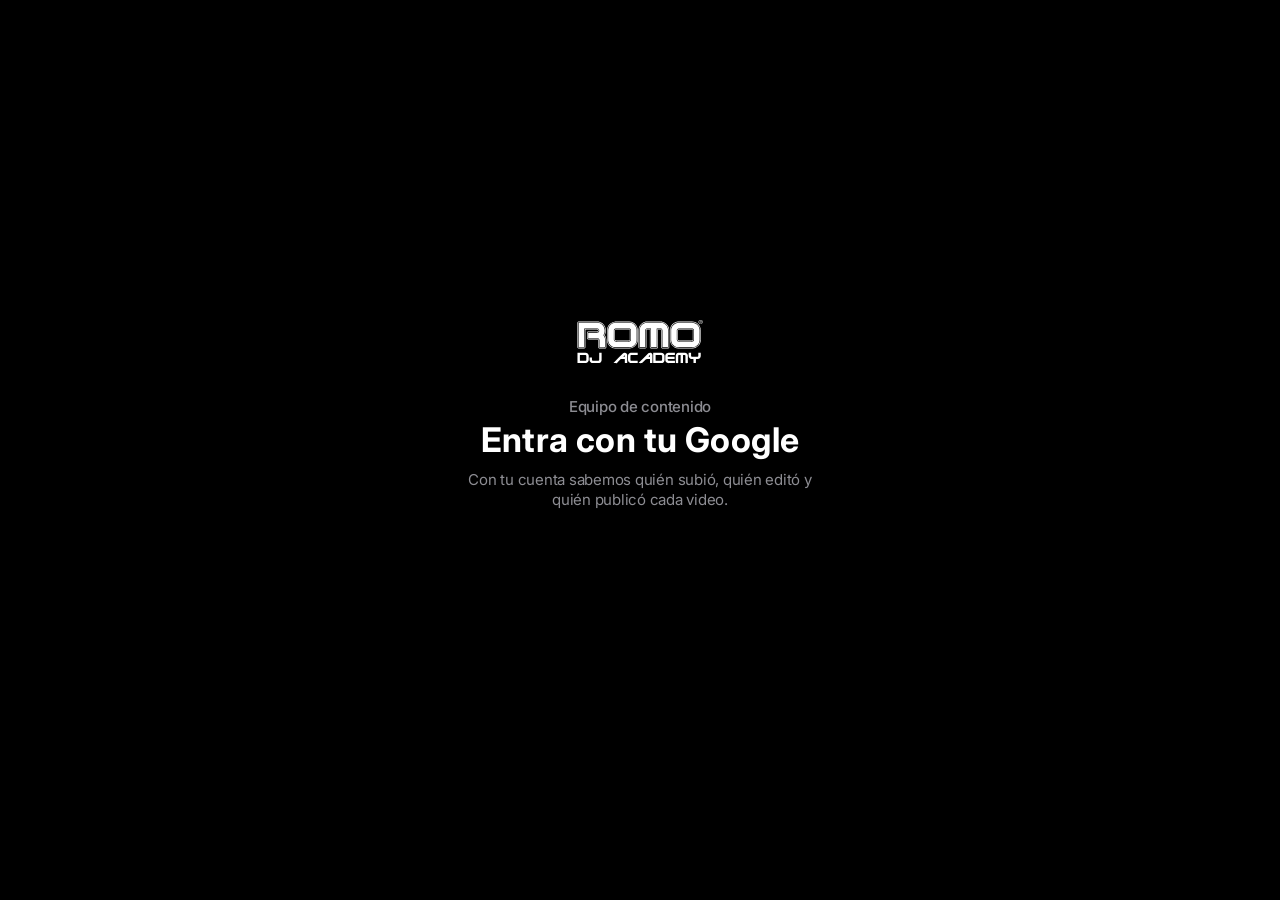
<file: index.html>
<!doctype html>
<html lang="es">
<head>
<meta charset="utf-8">
<meta name="viewport" content="width=device-width, initial-scale=1">
<meta name="theme-color" content="#000000">
<title>ROMO CONT</title>
<!-- 20-10-2026: la dirección principal abre ROMO CENTRAL. Ahí cada uno cae en lo suyo:
     ADMIN → Inicio (el Dashboard ya vive dentro de la app) · PUBLICADOR → Publicar · EDITOR → ROMO EDITS · el resto → Subir. -->
<script>location.replace('equipo/' + location.search + location.hash);</script>
<meta http-equiv="refresh" content="0; url=equipo/">
<style>html,body{background:#000;color:#fff;font-family:system-ui,sans-serif}</style>
</head>
<body><noscript><p style="padding:24px"><a href="equipo/" style="color:#fff">Entrar a ROMO CENTRAL</a></p></noscript></body>
</html>
</file>
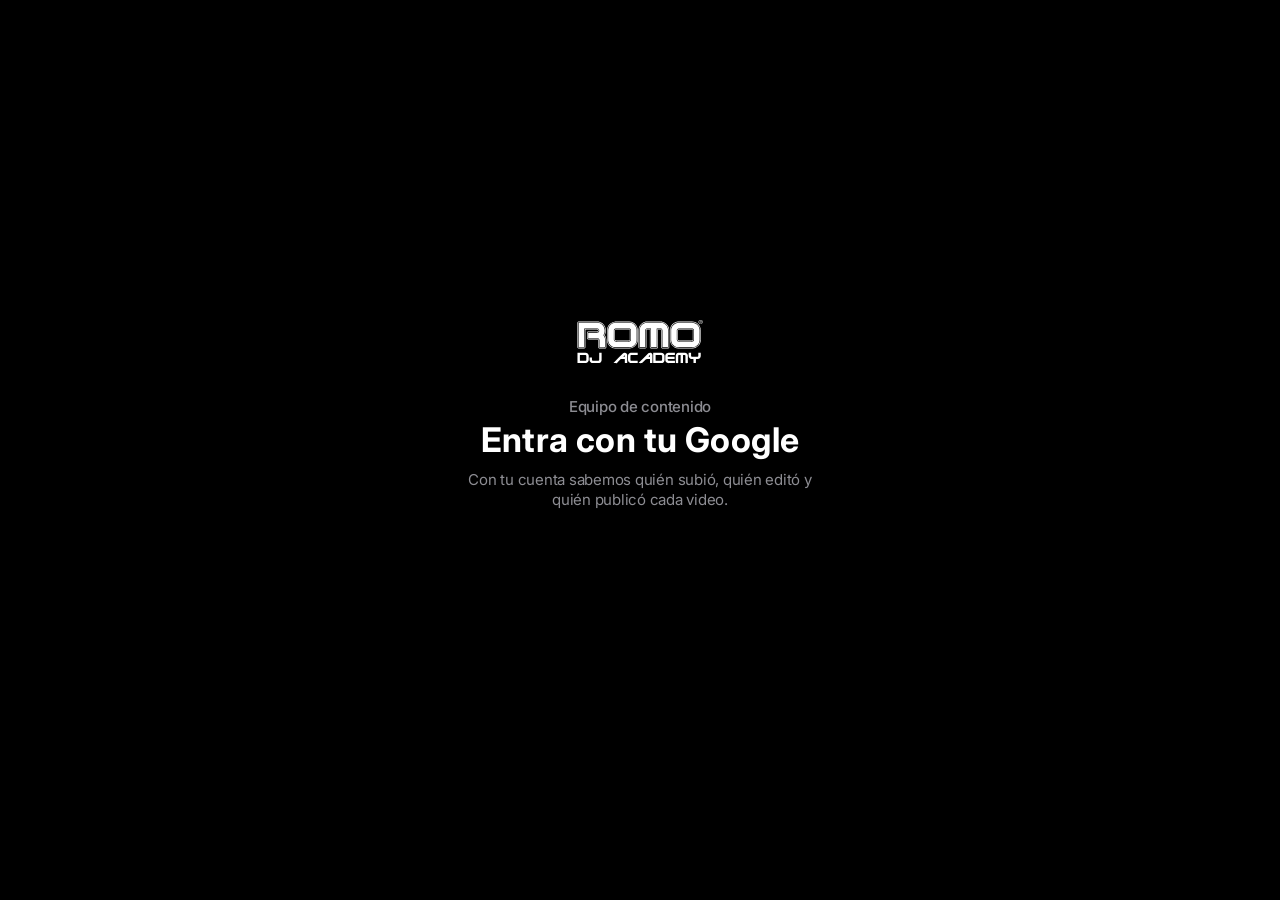
<file: equipo/index.html>
<!doctype html>
<html lang="es" data-t="c">
<head>
<meta charset="utf-8">
<meta http-equiv="Cache-Control" content="no-cache, no-store, must-revalidate">
<meta name="viewport" content="width=device-width, initial-scale=1, viewport-fit=cover">
<meta name="theme-color" content="#000000">
<title>ROMO CONT · Equipo</title>
<link rel="preconnect" href="https://fonts.googleapis.com">
<link rel="preconnect" href="https://fonts.gstatic.com" crossorigin>
<link rel="stylesheet" href="https://fonts.googleapis.com/css2?family=Inter:opsz,wght@14..32,400..700&display=swap">
<script src="https://accounts.google.com/gsi/client" async></script>
<style>
/* ROMO CENTRAL · Subir + ROMO EDITS (opción A, aprobada 20-10-2026). Mismos tokens que el RomoCont aprobado (../index.html). */
:root{
  --negro:#000; --card:#0D0D0D; --card-2:#151515; --borde:#1A1A1A;
  --blanco:#fff; --l2:rgba(255,255,255,.62); --l3:rgba(255,255,255,.34);
  --rojo:#FF0000; --cyan:#00FFFF; --verde:#30D158; --naranja:#FF9230;
  --fill:rgba(120,120,128,.24); --sep:rgba(84,84,88,.6);
  --font:"Montserrat",system-ui,-apple-system,"Segoe UI",Roboto,sans-serif; --tap:44px;
  --spring:linear(0, 0.060 4.2%, 0.186 8.3%, 0.329 12.5%, 0.464 16.7%, 0.583 20.8%, 0.681 25.0%, 0.759 29.2%, 0.820 33.3%, 0.866 37.5%, 0.902 41.7%, 0.928 45.8%, 0.948 50.0%, 0.962 54.2%, 0.973 58.3%, 0.981 62.5%, 0.986 66.7%, 0.990 70.8%, 0.993 75.0%, 0.995 79.2%, 0.996 83.3%, 0.997 87.5%, 0.998 91.7%, 0.999 95.8%, 1);
}
@supports not (transition-timing-function: linear(0, 1)){:root{--spring:cubic-bezier(.25,.1,.25,1)}}
*{box-sizing:border-box;margin:0;padding:0}
html,body{background:var(--negro)}
body{color:var(--blanco);font-family:var(--font);-webkit-font-smoothing:antialiased;font-size:16px;line-height:1.35}
button,input,select{font:inherit;color:inherit;-webkit-tap-highlight-color:transparent}
button{cursor:pointer;border:0;background:none}
button:focus{outline:none} button:focus-visible{outline:2px solid var(--cyan);outline-offset:2px}
.hidden{display:none!important}

/* Entrar */
.login{min-height:100vh;display:grid;place-items:center;padding:24px}
.login-box{width:100%;max-width:380px;text-align:center}
.login-box img{height:44px;margin-bottom:28px}
.login-box .h1{font-size:28px;line-height:32px}
.login-box .sub{margin:10px 0 26px}
#gbtn{display:flex;justify-content:center;min-height:44px}
.dev{margin-top:22px;display:flex;gap:8px}
.dev input{flex:1;min-width:0;height:var(--tap);border-radius:12px;background:var(--card-2);border:0;padding:0 12px;outline:none}

/* Cascarón (escritorio de RomoCont: barra lateral) */
.app{display:grid;grid-template-columns:240px 1fr;min-height:100vh}
.side{position:sticky;top:0;height:100vh;border-right:1px solid var(--borde);padding:18px 12px;display:flex;flex-direction:column;gap:4px}
.side .logo{padding:6px 10px 18px}
.side .logo img{height:28px;display:block}
.side .grp{font:800 11px/1 var(--font);letter-spacing:.14em;color:var(--l3);text-transform:uppercase;padding:16px 10px 8px}
.side a{display:flex;align-items:center;gap:10px;height:40px;padding:0 10px;border-radius:10px;font:700 14px/1 var(--font);color:var(--l2);text-decoration:none;cursor:pointer;transition:background-color .3s}
.side a:hover{background:var(--card)}
.side a.on{background:var(--card-2);color:#fff}
.side a .n{margin-left:auto;font:800 11px/1 var(--font);background:var(--rojo);color:#fff;border-radius:6px;padding:4px 6px}
.me{margin-top:auto;display:flex;align-items:center;gap:10px;padding:10px;border-radius:12px;background:var(--card)}
.av{width:34px;height:34px;border-radius:50%;display:grid;place-items:center;background:var(--card-2);font:900 12px/1 var(--font);box-shadow:inset 0 0 0 1.5px var(--borde);flex:none;overflow:hidden}
.av img{width:100%;height:100%;object-fit:cover}
.me b{font:800 13px/16px var(--font);display:block}
.me small{display:block;font:600 11px/14px var(--font);color:var(--l2)}
.me button{margin-left:auto;font:700 11px/1 var(--font);color:var(--l2)}
.main{padding:24px 32px 80px;max-width:1120px;min-width:0}

.kicker{font:800 12px/16px var(--font);letter-spacing:.14em;text-transform:uppercase;color:var(--rojo)}
.h1{font:900 34px/38px var(--font);text-transform:uppercase;margin-top:4px;letter-spacing:-.01em}
.sub{font:500 15px/20px var(--font);color:var(--l2);margin-top:6px}
.sec{display:flex;align-items:baseline;justify-content:space-between;margin:28px 0 10px}
.sec h2{font:800 13px/18px var(--font);letter-spacing:.12em;text-transform:uppercase}
.sec span{font:500 13px/18px var(--font);color:var(--l2)}
.card{border-radius:20px;background:var(--card);box-shadow:inset 0 0 0 1px var(--borde);overflow:hidden}
.row{position:relative;display:flex;align-items:center;gap:14px;min-height:56px;padding:12px 16px}
.row + .row::before{content:"";position:absolute;top:0;right:0;left:16px;height:.5px;background:var(--sep)}
.grow{flex:1;min-width:0}
.t{font:700 15px/20px var(--font)}
.m{font:500 13px/18px var(--font);color:var(--l2)}
.m b{color:#fff}
.trunc{white-space:nowrap;overflow:hidden;text-overflow:ellipsis}
.prog-top{display:flex;align-items:flex-end;gap:16px}
.prog-top .grow{flex:1}
.prog-horas{display:flex;align-items:center;gap:8px;flex-wrap:wrap;margin-top:14px}
.prog-horas .hchip{height:28px;padding:0 10px;border-radius:8px;background:var(--card-2);font:700 13px/28px var(--font)}
.prog-horas .sep{width:1px;height:20px;background:var(--card-2);margin:0 4px}
.prog-horas .hchip i{font-style:normal;color:var(--l2);font-weight:600;margin-left:4px}
.prog-barra{display:flex;align-items:center;gap:8px;margin-top:12px;padding:10px 12px;border-radius:12px;background:rgba(0,255,255,.08);box-shadow:inset 0 0 0 1px rgba(0,255,255,.25);font:700 13px/18px var(--font)}
.semana{display:grid;grid-template-columns:repeat(7,minmax(0,1fr));gap:8px;margin-top:14px}
.dcol{display:flex;flex-direction:column;gap:6px;min-width:0}
.dcol h4{font:800 12px/16px var(--font);color:var(--l2);text-transform:capitalize;padding:0 2px 2px}
.dcol h4.hoy{color:#fff}
.slot{border-radius:12px;background:var(--card);box-shadow:inset 0 0 0 1px var(--borde);padding:8px;min-height:64px;display:flex;flex-direction:column;gap:3px;position:relative}
.slot .hr{font:800 12px/14px var(--font);font-variant-numeric:tabular-nums;color:var(--l2)}
.slot .cd{font:800 13px/16px var(--font);white-space:nowrap;overflow:hidden;text-overflow:ellipsis}
.slot .ct{font:600 11px/14px var(--font);color:var(--l2);white-space:nowrap;overflow:hidden;text-overflow:ellipsis;display:flex;align-items:center;gap:5px}
.slot .ct i{width:7px;height:7px;border-radius:50%;flex:none}
.slot .x{position:absolute;top:4px;right:4px;width:22px;height:22px;border-radius:6px;color:var(--l2);font:700 12px/22px var(--font)}
.slot .x:hover{background:var(--card-2);color:#fff}
.slot.vacio{background:transparent;box-shadow:inset 0 0 0 1px var(--borde);border:1px dashed transparent}
.slot.vacio select{margin-top:2px;width:100%;height:28px;border:0;border-radius:8px;background:var(--card-2);color:var(--blanco);font:600 12px/1 var(--font);padding:0 6px}
.slot.carr{background:transparent}
.slot.prop{box-shadow:inset 0 0 0 1.5px var(--cyan)}
.slot.pub{opacity:.55}
.pub.carr{grid-template-columns:96px 1fr;align-items:center}
.pub.carr .chk{display:flex;align-items:center;gap:10px;font:700 14px/1 var(--font);cursor:pointer}
.pub.carr .chk input{width:20px;height:20px;accent-color:var(--verde)}
.horas-fila{display:flex;gap:8px;align-items:center;margin-bottom:8px}
.horas-fila input,.horas-fila select{height:36px;border:0;border-radius:10px;background:var(--card-2);color:var(--blanco);padding:0 10px;font:600 14px/1 var(--font)}
.armar-dia{margin-top:10px}
.armar-dia b{display:block;font:800 13px/18px var(--font);margin-bottom:4px}
.reg-btn{display:flex;align-items:center;gap:14px;width:100%;text-align:left;margin-top:16px;border-radius:16px;background:var(--card);box-shadow:inset 0 0 0 1px var(--borde);padding:14px 16px}
.reg-btn:hover{background:var(--card-2)}
.reg-cat{display:flex;align-items:flex-end;gap:10px;flex-wrap:wrap;margin-top:18px}
.reg-cat label{display:flex;flex-direction:column;gap:5px;font:700 12px/16px var(--font);color:var(--l2)}
.reg-nueva{display:flex;gap:8px}
.reg-nueva input{height:36px;border:0;border-radius:10px;background:var(--card-2);color:var(--blanco);padding:0 10px;font:600 14px/1 var(--font)}
.pub-dias{display:flex;gap:3px;background:var(--fill);border-radius:12px;padding:3px;width:max-content;margin-top:18px}
.pub-dias button{height:32px;padding:0 16px;border-radius:9px;font:700 13px/1 var(--font);color:var(--l2)}
.pub-dias button[aria-pressed=true]{background:#fff;color:#000}
.pub{border-radius:20px;background:var(--card);box-shadow:inset 0 0 0 1px var(--borde);padding:16px;display:grid;grid-template-columns:96px 1fr;gap:16px;margin-bottom:12px}
.pub .hora{font:800 26px/1 var(--font);font-variant-numeric:tabular-nums}
/* 17-11-2026: descargar = publicado; alerta naranja mientras falten los links */
#pubFaltan:empty{display:none}
#pubFaltan{margin:16px 0 28px}
.alerta-links{display:flex;gap:12px;align-items:flex-start;padding:14px 16px;border-radius:16px;margin-bottom:12px;background:rgba(255,146,48,.14);color:var(--naranja)}
.alerta-links .ico{flex:none;width:22px;height:22px;margin-top:1px}
.alerta-links b{display:block;font:600 15px/20px var(--font)}
.alerta-links .m{color:var(--l2);margin-top:2px}
.avisos-p{display:flex;flex-wrap:wrap;gap:6px;margin-top:8px}
/* EN VIVO (17-11-2026) */
.vivo-dia{margin-top:18px}.vivo-dia .sel{width:auto;min-width:160px}
.viv{border-radius:20px;background:var(--card);margin-bottom:10px;overflow:hidden}
.viv-cab{display:flex;align-items:center;gap:12px;width:100%;padding:14px 16px;text-align:left;color:#fff}
.viv-cab:disabled{cursor:default;opacity:.6}
.viv-cab .grow{min-width:0}
.viv-n{font:600 17px/22px var(--font)}
.viv-cab .m b{color:#fff;font-weight:600}
.viv-t{font:600 14px/1 var(--font);color:var(--l2);font-variant-numeric:tabular-nums;white-space:nowrap}
.pto{flex:none;width:10px;height:10px;border-radius:50%;background:var(--l3)}
.pto.en_linea{background:var(--verde);box-shadow:0 0 0 4px rgba(48,209,88,.18)}
.pto.inactivo{background:var(--naranja)}
.pto.nunca{background:transparent;box-shadow:inset 0 0 0 1.5px var(--l3)}
.viv .chev-p{transition:transform .25s}.viv.abierta .chev-p{transform:rotate(90deg)}
.viv-cuerpo{display:none;padding:0 16px 14px 38px}.viv.abierta .viv-cuerpo{display:block}
.viv-ses{padding:10px 0;border-top:1px solid var(--borde)}
.viv-sh{font:600 14px/20px var(--font);font-variant-numeric:tabular-nums;margin-bottom:6px}
.viv-tr{display:grid;grid-template-columns:52px 1fr auto;gap:8px;font:400 13px/20px var(--font);font-variant-numeric:tabular-nums}
.viv-tr.in{color:var(--l2)}
.aviso-vivo{position:fixed;left:16px;right:16px;bottom:96px;z-index:60;max-width:520px;margin:0 auto;display:flex;gap:12px;align-items:center;
  padding:14px 16px;border-radius:18px;background:#2c2c2e;box-shadow:0 10px 40px rgba(0,0,0,.5)}
.aviso-vivo b{font:600 15px/20px var(--font)}.aviso-vivo .m{margin-top:2px}.aviso-vivo button{flex:none}
.pub .hora small{display:block;margin-top:8px;font:600 12px/16px var(--font);color:var(--l2)}
.pub .campos{display:grid;grid-template-columns:1fr 1fr;gap:10px}
.pub textarea,.pub input{width:100%;border:0;outline:none;border-radius:12px;background:var(--card-2);color:var(--blanco);font:500 14px/20px var(--font);padding:10px 12px}
.pub textarea{grid-column:1/-1;min-height:64px;resize:vertical}
.pub textarea:focus,.pub input:focus{box-shadow:0 0 0 2px var(--cyan)}
.pub label{display:flex;flex-direction:column;gap:5px;font:700 12px/16px var(--font);color:var(--l2)}
.pub label.ancho{grid-column:1/-1}
.pub .arriba{display:flex;align-items:center;gap:10px;margin-bottom:12px}
.pub .arriba .grow{min-width:0}
.empty{padding:22px 16px;color:var(--l2);font:500 14px/20px var(--font);text-align:center}
.tag{display:inline-flex;align-items:center;font:800 10px/1 var(--font);letter-spacing:.1em;text-transform:uppercase;border-radius:6px;padding:4px 6px;white-space:nowrap}
.tag.red{background:var(--rojo);color:#fff}.tag.org{background:rgba(255,146,48,.16);color:var(--naranja)}.tag.ok{background:rgba(48,209,88,.14);color:var(--verde)}.tag.cy{background:rgba(0,255,255,.12);color:var(--cyan)}.tag.gr{background:var(--fill);color:var(--l2)}
.btn{border-radius:980px;min-height:var(--tap);padding:0 20px;font:800 15px/1 var(--font);display:inline-flex;align-items:center;justify-content:center;gap:8px;transition:filter .35s,opacity .35s,background-color .35s;white-space:nowrap}
.btn:active{transition:none}
.btn-red{background:var(--rojo);color:#fff;text-transform:uppercase}
.btn-red:active{filter:brightness(.82)}
.btn-red:disabled{background:var(--fill);color:var(--l3);filter:none;cursor:default}
.btn-gray{background:var(--card-2)}
.btn-gray:active{opacity:.4}
.btn-gray:disabled{opacity:.35;cursor:default}
.btn-sm{min-height:34px;padding:0 14px;font-size:13px}
.pbar{height:5px;border-radius:3px;background:var(--fill);overflow:hidden;margin-top:8px}
.pbar i{display:block;height:100%;border-radius:3px;background:var(--rojo);transition:width .4s}
.pbar i.ok{background:var(--verde)}
.thumb{width:54px;height:96px;border-radius:10px;flex:none;background:#111 center/cover no-repeat;box-shadow:inset 0 0 0 1px var(--borde)}
.chips{display:flex;gap:8px;flex-wrap:wrap}
.chip{height:34px;border-radius:980px;padding:0 14px;background:var(--card-2);font:700 13px/1 var(--font);display:flex;align-items:center;gap:6px}
.chip[aria-pressed=true]{background:#fff;color:#000}
.chip:active{opacity:.45;transition:none}
kbd{font:700 11px/1 var(--font);background:var(--card-2);border-radius:5px;padding:3px 6px;color:var(--l2)}
select.sel{height:36px;border-radius:10px;background:var(--card-2);border:0;padding:0 10px;font:700 13px/1 var(--font);outline:none;max-width:100%}

/* Subir */
.drop{border-radius:24px;border:2px dashed #333;padding:44px 20px;text-align:center;background:var(--card);transition:border-color .3s,background-color .3s}
.drop.over{border-color:var(--rojo);background:#140707}
.drop .big{font:900 26px/30px var(--font);text-transform:uppercase}
.drop .m{margin-top:8px}

/* ROMO EDITS: 3 botones */
.big3{display:grid;grid-template-columns:repeat(3,1fr);gap:16px;margin-top:22px}
.bigb{border-radius:24px;background:var(--card);box-shadow:inset 0 0 0 1px var(--borde);padding:22px;text-align:left;display:flex;flex-direction:column;gap:10px;min-height:250px;position:relative;overflow:hidden;transition:background-color .3s}
.bigb:hover{background:var(--card-2)}
.bigb:active{filter:brightness(.85);transition:none}
.bigb .ic{font:900 34px/1 var(--font)}
.bigb .nm{font:900 24px/28px var(--font);text-transform:uppercase}
.bigb .ds{font:500 14px/20px var(--font);color:var(--l2)}
.bigb .ft{margin-top:auto;display:flex;align-items:center;justify-content:space-between;gap:10px;position:relative;z-index:1}
.bigb.main1{box-shadow:inset 0 0 0 2px var(--rojo)}
.bigb.main1::after{content:"";position:absolute;right:-70px;top:-70px;width:220px;height:220px;border-radius:50%;background:radial-gradient(circle,rgba(255,0,0,.28),transparent 70%);pointer-events:none}
.bigb.soon{opacity:.4;cursor:default}
.bigb.soon:hover{background:var(--card)}
.cnt{font:900 44px/1 var(--font);letter-spacing:-.02em}
.cnt small{font:700 12px/1 var(--font);color:var(--l2);letter-spacing:.06em;margin-left:6px}

/* ROMO CAMBIOS · opción A «3 columnas» (aprobada 20-10-2026): todo en una pantalla, sin bajar */
.main.fija{height:100vh;overflow:hidden;padding:16px 20px;max-width:none;display:flex;flex-direction:column}
.main.fija > section{flex:1;min-height:0;display:flex;flex-direction:column}
.main.fija.dashv{padding:0}
.ctop{display:flex;align-items:center;gap:16px;padding-bottom:14px;flex-wrap:wrap}
.ctop .grow{min-width:200px}
.ctop .h1{font-size:24px;line-height:28px}
.pill{display:flex;align-items:center;gap:6px;height:36px;padding:0 6px 0 14px;border-radius:980px;background:var(--card);box-shadow:inset 0 0 0 1px var(--borde);font:700 12px/1 var(--font);color:var(--l2);white-space:nowrap}
.pill b{color:#fff}
.pill .btn{margin-left:4px}
.steps{display:flex;gap:3px;background:var(--fill);border-radius:12px;padding:3px;width:max-content}
.steps button{height:30px;padding:0 14px;border-radius:9px;font:700 13px/1 var(--font);color:var(--l2)}
.steps button[aria-pressed=true]{background:#fff;color:#000}
.cbody{flex:1;display:grid;grid-template-columns:190px auto minmax(340px,440px);gap:18px;min-height:0}
.cola{display:flex;flex-direction:column;gap:6px;min-height:0;overflow:auto}
.cola button{display:flex;align-items:center;gap:10px;padding:6px;border-radius:12px;text-align:left;transition:background-color .3s}
.cola button:hover{background:var(--card)}
.cola button.on{background:var(--card-2);box-shadow:inset 0 0 0 1.5px var(--rojo)}
.cola .thumb{width:34px;height:60px;border-radius:6px}
/* ✕ «No sirve» en cada video de Marcar (Marlon, 17-11, opción C): aparece al pasar el mouse; en el teléfono, siempre */
.cola .ci{position:relative;display:flex;flex-direction:column}
.cola .ci > button[data-k]{padding-right:38px}
.cola .quitar{position:absolute;top:6px;right:6px;width:30px;height:30px;padding:0;justify-content:center;border-radius:999px;background:var(--card-2);color:var(--l2);font-size:13px;opacity:0;transition:opacity .2s,background-color .2s,color .2s}
.cola .ci:hover .quitar,.cola .quitar:focus-visible{opacity:1}
.cola .quitar:hover{background:var(--rojo);color:var(--blanco)}
@media (hover:none){.cola .quitar{opacity:1}}
.vcol{display:flex;flex-direction:column;gap:8px;min-height:0;width:calc((100vh - 250px) * 9 / 16);min-width:260px}
.vcol video{display:block;width:100%;flex:1;min-height:0;border-radius:16px;background:#050505;object-fit:contain;cursor:pointer}
.track{position:relative;height:40px;flex:none;border-radius:10px;background:var(--card-2);cursor:pointer;overflow:hidden;touch-action:none}
.track .wave{position:absolute;inset:9px 6px;background:repeating-linear-gradient(90deg,rgba(255,255,255,.22) 0 2px,transparent 2px 5px);-webkit-mask:linear-gradient(transparent,#000 35%,#000 65%,transparent);mask:linear-gradient(transparent,#000 35%,#000 65%,transparent)}
.track .play{position:absolute;left:0;top:0;bottom:0;background:rgba(255,255,255,.08)}
.track .cut{position:absolute;top:0;bottom:0;background:rgba(0,0,0,.65)}
.track .mk{position:absolute;top:0;bottom:0;width:3px;margin-left:-1px;background:var(--rojo)}
.track .mk::before{content:"CAMBIO";position:absolute;top:3px;left:6px;font:900 9px/1 var(--font);color:var(--rojo);letter-spacing:.1em}
.track .head{position:absolute;top:0;bottom:0;width:2px;margin-left:-1px;background:#fff}
.ptime{display:flex;justify-content:space-between;gap:8px;font:700 12px/1 var(--font);font-variant-numeric:tabular-nums;color:var(--l2)}
.ptime b{color:#fff}
.ptime button{font:700 12px/1 var(--font);color:var(--l2)}
.panel{display:flex;flex-direction:column;gap:14px;border-radius:20px;background:var(--card);box-shadow:inset 0 0 0 1px var(--borde);padding:16px;min-height:0;overflow:auto}
.paso{display:flex;flex-direction:column;gap:8px}
.lbl{font:800 11px/14px var(--font);letter-spacing:.12em;text-transform:uppercase;color:var(--l2)}
.lbl b{color:var(--rojo);margin-right:6px}
.lbl span{color:var(--l3);letter-spacing:0;text-transform:none;font-weight:600}
.seg{display:grid;grid-auto-flow:column;grid-auto-columns:1fr;background:var(--fill);border-radius:12px;padding:3px;gap:3px}
.seg button{height:36px;border-radius:9px;font:700 13px/1 var(--font);color:var(--l2);display:flex;align-items:center;justify-content:center;gap:6px;white-space:nowrap}
.seg button[aria-pressed=true]{background:#fff;color:#000}
.seg button[aria-pressed=true] kbd{background:rgba(0,0,0,.12);color:#000}
.grid3{display:grid;grid-template-columns:repeat(3,1fr);gap:8px}
.grid3 label{display:flex;flex-direction:column;gap:5px;min-width:0}
.grid3 .sel{width:100%}
.fin{margin-top:auto;display:flex;flex-direction:column;gap:8px}
.estado1{display:flex;align-items:center;gap:10px;font:700 14px/18px var(--font)}
.estado1 button{font:700 12px/1 var(--font);color:var(--l2);margin-left:auto}

/* Revisar · mismo esquema de 3 columnas que Marcar (20-10-2026) */
.vcol .wait{flex:1;min-height:0;border-radius:16px;background:#0a0a0a center/cover no-repeat;display:grid;place-items:center;text-align:center;padding:20px;position:relative}
.vcol .wait::before{content:"";position:absolute;inset:0;background:rgba(0,0,0,.62);border-radius:16px}
.vcol .wait > div{position:relative}
.sl{display:grid;grid-template-columns:92px 1fr 52px;align-items:center;gap:10px;font:700 12px/1 var(--font);color:var(--l2)}
.sl input{width:100%;accent-color:var(--rojo)}
.sl output{text-align:right;font-variant-numeric:tabular-nums;color:#fff}
.aviso{border-radius:12px;background:rgba(255,146,48,.14);color:var(--naranja);font:600 13px/18px var(--font);padding:10px 12px}
.error{border-radius:12px;background:rgba(255,0,0,.14);color:#ff6b6b;font:600 13px/18px var(--font);padding:10px 12px;word-break:break-word;max-height:120px;overflow:auto}
.toast{position:fixed;left:50%;top:20px;transform:translate(-50%,-14px);opacity:0;z-index:90;background:#2C2C2E;border-radius:980px;padding:11px 18px;font:700 14px/18px var(--font);white-space:nowrap;transition:transform .5s var(--spring),opacity .2s;pointer-events:none;max-width:92%}
.toast.show{transform:translate(-50%,0);opacity:1}

@media (max-width:900px){
  .app{grid-template-columns:1fr}
  .side{position:static;height:auto;flex-direction:row;flex-wrap:wrap;align-items:center;padding:12px 16px;border-right:0;border-bottom:1px solid var(--borde)}
  .side .grp{display:none}
  .side .logo{padding:0 8px 0 0}
  .me{margin:0 0 0 auto;padding:6px 10px}
  .main{padding:20px 16px 80px}
  .big3{grid-template-columns:1fr}
  .bigb{min-height:180px}
  .main.fija{height:auto;overflow:visible}
  .cbody{grid-template-columns:1fr}
  .vcol{width:100%;height:70vh}
}
</style>
<!-- Piel estilo Apple, regla general de ROMO (20-10-2026) -->
<link rel="stylesheet" href="../romo-apple.css?v=18">
<script src="../romo-apple.js?v=6"></script>
</head>
<body>

<!-- ENTRAR -->
<section id="vLogin" class="login hidden">
  <div class="login-box">
    <img src="../logo-romo.svg" alt="ROMO DJ Academy">
    <div class="kicker">Equipo de contenido</div>
    <div class="h1">Entra con tu Google</div>
    <div class="sub">Con tu cuenta sabemos quién subió, quién editó y quién publicó cada video.</div>
    <div id="gbtn"></div>
    <div class="dev hidden" id="devBox"><input id="devCorreo" placeholder="correo de prueba"><button class="btn btn-gray btn-sm" id="devEntrar">Entrar (prueba)</button></div>
  </div>
</section>

<!-- APP -->
<div class="app hidden" id="vApp">
  <aside class="side">
    <div class="logo"><span class="solo"><img src="../logo-romo.svg" alt="ROMO"></span></div>
    <div class="grp" data-rol="dash">Contenido</div>
    <a data-nav="inicio" data-rol="dash"><svg class="ico" viewBox="0 0 24 24"><path d="M3 11l9-7 9 7v9a1 1 0 0 1-1 1h-5v-6H9v6H4a1 1 0 0 1-1-1z"/></svg>Inicio</a>
    <a data-nav="ana" data-rol="dash"><svg class="ico" viewBox="0 0 24 24"><path d="M22 7 13.5 15.5 8.5 10.5 2 17"/><path d="M16 7h6v6"/></svg>Analítica</a>
    <a data-nav="punt" data-rol="dash"><svg class="ico" viewBox="0 0 24 24"><circle cx="12" cy="13" r="8"/><path d="M12 9v4l2 2"/><path d="M9 2h6"/></svg>Puntualidad</a>
    <a data-nav="pend" data-rol="dash"><svg class="ico" viewBox="0 0 24 24"><circle cx="12" cy="12" r="9"/><path d="M12 7v5l3 2"/></svg>Pendientes<span class="n hidden" id="navPend"></span></a>
    <a data-nav="videos" data-rol="dash"><svg class="ico" viewBox="0 0 24 24"><rect x="3" y="5" width="18" height="14" rx="3"/><path d="M10 9.5l4.5 2.5L10 14.5z"/></svg>Videos</a>
    <a data-nav="rep" data-rol="dash"><svg class="ico" viewBox="0 0 24 24"><path d="M4 20V11M10 20V5M16 20v-6M21 20H3"/></svg>Reportes</a>
    <div class="grp">Equipo</div>
    <a data-nav="programar" data-rol="dash"><svg class="ico" viewBox="0 0 24 24"><rect x="3" y="4" width="18" height="18" rx="2"/><path d="M16 2v4M8 2v4M3 10h18"/></svg>Programar</a>
    <a data-nav="vivo" data-rol="dash"><svg class="ico" viewBox="0 0 24 24"><path d="M4.9 19.1C1 15.2 1 8.8 4.9 4.9"/><path d="M7.8 16.2c-2.3-2.3-2.3-6.1 0-8.5"/><circle cx="12" cy="12" r="2"/><path d="M16.2 7.8c2.3 2.3 2.3 6.1 0 8.5"/><path d="M19.1 4.9C23 8.8 23 15.1 19.1 19"/></svg>En vivo<span class="n hidden" id="navVivo"></span></a>
    <a data-nav="publicar" data-rol="publica"><svg class="ico" viewBox="0 0 24 24"><path d="m22 2-7 20-4-9-9-4Z"/><path d="M22 2 11 13"/></svg>Publicar</a>
    <a data-nav="subir" data-rol="sube"><svg class="ico" viewBox="0 0 24 24"><path d="M21 15v4a2 2 0 0 1-2 2H5a2 2 0 0 1-2-2v-4"/><polyline points="17 8 12 3 7 8"/><line x1="12" x2="12" y1="3" y2="15"/></svg>Subir videos</a>
    <a data-nav="edits" data-rol="edita"><svg class="ico" viewBox="0 0 24 24"><circle cx="6" cy="6" r="3"/><path d="M8.12 8.12 12 12"/><path d="M20 4 8.12 15.88"/><circle cx="6" cy="18" r="3"/><path d="M14.8 14.8 20 20"/></svg>Romo Edits <span class="n hidden" id="navN"></span></a>
    <div class="viendo hidden" id="viendo"><span id="viendoTxt"></span><button>Volver a tu vista</button></div>
    <div class="me" data-menu role="button" tabindex="0" aria-haspopup="menu" aria-expanded="false"><div class="av" id="meAv"></div><div class="grow"><b id="meNom"></b><small id="meRol"></small></div><button id="salir" title="Salir">Salir</button><svg class="ico chev" viewBox="0 0 24 24"><path d="m7 15 5 5 5-5"/><path d="m7 9 5-5 5 5"/></svg></div>
    <div class="menu-cuenta" role="menu"><div class="hd"></div><div class="sp"></div>
      <div id="verComo" class="hidden"><div class="hd2">Ver como</div><div id="verLista"><button role="menuitemradio" data-ver="">Tú</button></div><div class="sp"></div></div>
      <button role="menuitem" data-salir><svg class="ico" viewBox="0 0 24 24"><path d="M9 21H5a2 2 0 0 1-2-2V5a2 2 0 0 1 2-2h4"/><polyline points="16 17 21 12 16 7"/><line x1="21" x2="9" y1="12" y2="12"/></svg>Salir</button></div>
  </aside>

  <main class="main">

    <!-- SUBIR -->
    <section data-v="subir" class="hidden">
      <div class="kicker">Subidas</div>
      <div class="h1">Subir videos</div>
      <div class="sub">Cambios de estudiantes. Se guardan en el Drive y les salen solos a los editores.</div>
      <label class="drop" id="drop" style="display:block;margin-top:22px;cursor:pointer">
        <div class="big">Suelta aquí los videos</div>
        <div class="m">o toca para elegirlos del iPhone / la compu · varios a la vez</div>
        <div style="margin-top:18px"><span class="btn btn-red" id="bElegir">Elegir videos</span></div>
        <input type="file" id="archivos" accept="video/*,.mov,.mp4,.m4v" multiple hidden>
      </label>
      <div id="porSubirWrap" class="hidden">
        <div class="sec"><h2>Por subir</h2><span id="porSubirN"></span></div>
        <div id="porSubir"></div>
        <div class="subir-fin"><button class="btn btn-red" id="bSubirTodo">Subir</button><div class="m" id="subirFalta"></div></div>
      </div>
      <div id="subiendoWrap" class="hidden">
        <div class="sec"><h2>Subiendo ahora</h2><span id="subiendoCuenta"></span></div>
        <div class="card" id="subiendo"></div>
      </div>
      <!-- Historial escondido (23-10-2026): solo texto, sin miniaturas -->
      <div class="hist-wrap"><button class="hist-btn" id="histBtn" aria-expanded="false"><svg class="ico" viewBox="0 0 24 24"><path d="M3 12a9 9 0 1 0 9-9 9.75 9.75 0 0 0-6.74 2.74L3 8"/><path d="M3 3v5h5"/><path d="M12 7v5l4 2"/></svg><span class="grow">Historial</span><span class="m" id="misCuenta"></span><svg class="ico chev-h" viewBox="0 0 24 24"><path d="m9 18 6-6-6-6"/></svg></button>
        <div class="hist" id="histBox"><div><div class="card" id="mias"><div class="empty">Cargando…</div></div></div></div></div>
    </section>

    <!-- CONTENIDO (admin): el Dashboard incrustado; la barra de la app elige la pestaña (20-10-2026) -->
    <section data-v="dash" class="hidden"><iframe id="dashFrame" title="Contenido" style="flex:1;width:100%;border:0;background:transparent"></iframe></section>

    <!-- ANALÍTICA (admin, 22-10-2026): solo lee VIDEOS y muestra el rendimiento por red, categoría y editor -->
    <section data-v="ana" class="hidden"><iframe id="anaFrame" title="Analítica" style="flex:1;width:100%;border:0;background:transparent"></iframe></section>
    <section data-v="punt" class="hidden"><iframe id="puntFrame" title="Puntualidad" style="flex:1;width:100%;border:0;background:transparent"></iframe></section>

    <!-- PROGRAMAR (admin, 20-10-2026): la semana de Lizy en una pantalla -->
    <section data-v="programar" class="hidden">
      <div class="prog-top">
        <div class="grow"><div class="kicker">Programar</div><div class="h1">Lo que publica Lizy</div></div>
        <button class="btn btn-red" id="bLlenar">Llenar la semana sola</button>
      </div>
      <div class="prog-horas"><label class="m" for="progN">Videos al día:</label><select class="sel" id="progN" aria-label="Videos al día"><option value="0">0</option><option value="1">1</option><option value="2">2</option><option value="3">3</option><option value="4">4</option><option value="5">5</option><option value="6">6</option></select><span class="m">+ carrusel siempre</span><span class="sep"></span><span class="m">Horas:</span><span id="progHoras"></span><button class="btn btn-gray btn-sm" id="bHoras">Cambiar horas</button></div>
      <div class="card hidden" id="pubHoras" style="margin-top:12px;padding:16px"></div>
      <div class="aviso hidden" id="progAviso" style="margin-top:12px"></div>
      <div class="prog-barra hidden" id="progBarra"><span class="grow" id="progBarraTxt"></span><button class="btn btn-gray btn-sm" id="propNo">Cancelar</button><button class="btn btn-red btn-sm" id="propSi">Aprobar</button></div>
      <div class="semana" id="semana"><div class="m">Cargando…</div></div>
      <div class="m" style="margin-top:12px">Cada noche a las 22:00 se llena solo el día siguiente. Lo que pongas tú aquí se respeta. «WhatsApp» = no está en el Drive: Lizy lo saca del grupo.</div>
    </section>

    <!-- EN VIVO · solo admin (17-11-2026): quién está conectado, en qué pestaña, y a qué hora entró y salió -->
    <section data-v="vivo" class="hidden">
      <div class="kicker">Equipo</div>
      <div class="h1">En vivo</div>
      <div class="sub" id="vivoSub">Quién está conectado y en qué pestaña. Se actualiza solo.</div>
      <div class="vivo-dia"><select class="sel" id="vivoDia" aria-label="Día"></select></div>
      <div id="vivoLista" style="margin-top:16px"><div class="card"><div class="empty">Cargando…</div></div></div>
    </section>

    <!-- PUBLICAR · Lizy (20-10-2026): solo lo que los admins le eligieron para el día -->
    <section data-v="publicar" class="hidden">
      <div class="kicker">Publicar</div>
      <div class="h1" id="pubTitulo">Para publicar hoy</div>
      <div class="sub" id="pubSub">Descarga cada video a su hora y pega la descripción, el link de Facebook y el de TikTok.</div>
      <div class="pub-dias" role="group"><button data-dia="hoy" aria-pressed="true"><svg class="ico" viewBox="0 0 24 24"><circle cx="12" cy="12" r="9"/><path d="M12 7v5l3 2"/></svg><span>Hoy</span></button><button data-dia="manana" aria-pressed="false"><svg class="ico" viewBox="0 0 24 24"><rect x="3" y="4" width="18" height="18" rx="2"/><path d="M16 2v4M8 2v4M3 10h18"/></svg><span>Mañana</span></button><button data-dia="pendientes" aria-pressed="false"><svg class="ico" viewBox="0 0 24 24"><path d="M12 2v4"/><path d="m16.2 7.8 2.9-2.9"/><path d="M18 12h4"/><path d="m16.2 16.2 2.9 2.9"/><path d="M12 18v4"/><path d="m4.9 19.1 2.9-2.9"/><path d="M2 12h4"/><path d="m4.9 4.9 2.9 2.9"/></svg><span>Pendientes <span id="pubN"></span></span></button></div>
      <div class="pub-linea" id="pubLinea"></div>
      <div id="pubFaltan"></div>
      <div id="pubLista" style="margin-top:16px"><div class="card"><div class="empty">Cargando…</div></div></div>
    </section>

    <!-- ROMO EDITS · inicio -->
    <section data-v="edits" class="hidden">
      <div class="kicker" id="hola">Romo Edits</div>
      <div class="h1">¿Qué vas a hacer?</div>
      <div class="big3">
        <button class="bigb main1" id="irCambios">
          <div class="ic"><svg class="ico" viewBox="0 0 24 24"><circle cx="6" cy="6" r="3"/><path d="M8.12 8.12 12 12"/><path d="M20 4 8.12 15.88"/><circle cx="6" cy="18" r="3"/><path d="M14.8 14.8 20 20"/></svg></div>
          <div class="nm">Romo Cambios</div>
          <div class="ds">Editar los cambios de estudiantes que subieron. Se abren ya cargados, listos para marcar.</div>
          <div class="ft"><div class="cnt" id="teTocan">–<small>te tocan</small></div><span class="btn btn-red btn-sm">Empezar a editar</span></div>
        </button>
        <button class="bigb" id="irIA">
          <div class="ic"><svg class="ico" viewBox="0 0 24 24"><path d="M9.937 15.5A2 2 0 0 0 8.5 14.063l-6.135-1.582a.5.5 0 0 1 0-.962L8.5 9.936A2 2 0 0 0 9.937 8.5l1.582-6.135a.5.5 0 0 1 .963 0L14.063 8.5A2 2 0 0 0 15.5 9.937l6.135 1.581a.5.5 0 0 1 0 .964L15.5 14.063a2 2 0 0 0-1.437 1.437l-1.582 6.135a.5.5 0 0 1-.963 0z"/></svg></div>
          <div class="nm">Romo IA</div>
          <div class="ds">Generar videos con IA: eliges la línea (Viral, EA o MDT) y cuántos.</div>
          <div class="ft"><span class="m">Se abre la Fábrica</span><span class="btn btn-gray btn-sm">Generar</span></div>
        </button>
        <button class="bigb soon" disabled>
          <div class="ic"><svg class="ico" viewBox="0 0 24 24"><circle cx="12" cy="12" r="10"/><circle cx="12" cy="12" r="3"/></svg></div>
          <div class="nm">Romo 360</div>
          <div class="ds">Videos de la Insta360 que se editan solos. Tú solo revisas.</div>
          <div class="ft"><span class="tag gr">Pronto</span></div>
        </button>
      </div>
      <button class="reg-btn" data-go="registrar"><div class="grow"><div class="t">Registrar videos ya editados</div><div class="m">Tus videos especiales (podcast, tandas…): eliges la categoría, se suben al Drive y se registran con el siguiente código.</div></div><span class="btn btn-gray btn-sm">Registrar</span></button>
      <div class="sec"><h2>Preparándose</h2><span id="prepTxt"></span></div>
      <div class="m" id="prepInfo">Los videos recién subidos tardan 1–2 minutos en estar listos para marcar.</div>
    </section>

    <!-- REGISTRAR VIDEOS ESPECIALES (20-10-2026) -->
    <section data-v="registrar" class="hidden">
      <div class="kicker">Romo Edits</div>
      <div class="h1">Registrar videos</div>
      <div class="sub">Para videos que ya vienen editados. Cada uno sale con el siguiente código de su categoría, se guarda en el Drive y le aparece a Lizy en Pendientes.</div>
      <div class="reg-cat">
        <label>Categoría<select class="sel" id="regCat"></select></label>
        <button class="btn btn-gray btn-sm hidden" id="regNuevaBtn">+ Nueva categoría</button>
        <div class="reg-nueva hidden" id="regNueva"><input id="regNom" placeholder="Nombre (ej. PODCAST)"><input id="regPre" placeholder="Prefijo (ej. POD)" maxlength="5"><button class="btn btn-red btn-sm" id="regCrear">Crear</button></div>
      </div>
      <label class="drop" id="regDrop" style="display:block;margin-top:16px;cursor:pointer">
        <div class="big">Suelta aquí los videos editados</div>
        <div class="m">.mp4 o .mov · varios a la vez · a cada uno le puedes cambiar la categoría abajo</div>
        <input type="file" id="regArchivos" accept="video/mp4,video/quicktime,.mp4,.mov,.m4v" multiple hidden>
      </label>
      <div id="regWrap" class="hidden">
        <div class="sec"><h2>Videos</h2><span id="regCuenta"></span></div>
        <div class="card" id="regLista"></div>
        <div style="display:flex;justify-content:flex-end;margin-top:14px"><button class="btn btn-red" id="regSubir">Subir y registrar</button></div>
      </div>
    </section>

    <!-- ROMO CAMBIOS · opción A -->
    <section data-v="cambios" class="hidden">
      <div class="ctop">
        <div class="grow"><div class="kicker" id="cKicker">Romo Cambios</div><div class="h1" id="cTitulo">Marcar el cambio</div><span id="cCuenta"></span></div>
        <div class="pill" id="reparto"></div>
        <div class="steps" role="group"><button data-paso="marcar" aria-pressed="true">1 · Marcar</button><button data-paso="revisar" aria-pressed="false">2 · Revisar <span id="revN"></span></button></div>
      </div>

      <div id="pMarcar" class="cbody">
        <div class="cola" id="cola"></div>
        <div class="vcol" id="vcol">
          <video id="vid" playsinline preload="auto"></video>
          <div class="track" id="track"><div class="wave"></div><div class="play" id="tPlay"></div><div class="cut" id="tCutA"></div><div class="cut" id="tCutB"></div><div class="mk hidden" id="tMk"></div><div class="head" id="tHead"></div></div>
          <div class="ptime"><b id="tNow">0:00.00</b><span id="tMarca"></span></div>
          <button class="btn btn-red" id="bMarcar">Marcar cambio <kbd>M</kbd></button>
          <div style="display:flex;gap:6px"><button class="btn btn-gray btn-sm" style="flex:1" id="bIn">Recortar inicio <kbd>I</kbd></button><button class="btn btn-gray btn-sm" style="flex:1" id="bOut">Final <kbd>O</kbd></button></div>
        </div>
        <div class="panel" id="panelM">
          <div class="paso"><div class="lbl"><b>1</b>¿Dónde está el cambio?</div><div class="estado1" id="oCambio"></div><div class="m trunc" id="oSubio"></div></div>
          <div class="paso"><div class="lbl"><b>2</b>Tipo de mezcla</div><div class="seg" id="cTipo"></div></div>
          <div class="paso"><div class="lbl"><b>3</b>Categoría</div><div class="seg" id="cCat"></div></div>
          <div class="paso"><div class="lbl">Estilo <span>· opcional, si no tocas sale aleatorio</span></div>
            <div class="grid3">
              <label><span class="m">Efecto</span><select class="sel" id="cEfecto"></select></label>
              <label><span class="m">Plantilla</span><select class="sel" id="cPlantilla"><option value="-1">Aleatoria</option></select></label>
              <label><span class="m">Voz en off</span><select class="sel" id="cVoz"></select></label>
            </div></div>
          <div class="fin">
            <div style="display:flex;gap:8px"><button class="btn btn-gray" id="bPrev" title="Anterior">←</button><button class="btn btn-gray" style="flex:1" id="bNext">Siguiente video <kbd>enter</kbd></button></div>
            <button class="btn btn-red" style="min-height:48px" id="bRender">Renderizar</button>
          </div>
        </div>
        <div id="sinVideos" class="card hidden" style="grid-column:1/-1;align-self:start"><div class="empty"><svg class="ico ico-vacio" viewBox="0 0 24 24"><rect width="18" height="18" x="3" y="3" rx="2"/><path d="m9 8 6 4-6 4Z"/></svg><div class="tit-vacio">No tienes videos por marcar</div><div>Cuando suban más, te salen aquí.</div></div></div>
      </div>

      <div id="pRevisar" class="cbody hidden">
        <div class="cola" id="rcola"></div>
        <div class="vcol" id="rvcol"></div>
        <div class="panel" id="rpanel"></div>
        <div id="rVacio" class="card hidden" style="grid-column:1/-1;align-self:start"><div class="empty"><svg class="ico ico-vacio" viewBox="0 0 24 24"><rect width="18" height="18" x="3" y="3" rx="2"/><path d="m9 8 6 4-6 4Z"/></svg><div class="tit-vacio">Nada por revisar</div><div>Aquí salen los videos cuando los mandes a renderizar.</div></div></div>
      </div>
    </section>

  </main>
</div>
<div class="toast" id="toast"></div>

<script>
/* ROMO CENTRAL · página del equipo. Backend: romo-central/backend/app.py (Modal). */
const $ = s => document.querySelector(s), $$ = s => [...document.querySelectorAll(s)];
const esc = s => String(s == null ? '' : s).replace(/[&<>"']/g, c => ({'&':'&amp;','<':'&lt;','>':'&gt;','"':'&quot;',"'":'&#39;'}[c]));
const QS = new URLSearchParams(location.search);
const LOCAL = /^(localhost|127\.0\.0\.1)$/.test(location.hostname);
// ?api=dev → backend de prueba (modal serve con ROMO_DEV=1)
// ?api=dev → backend de prueba (modal serve con ROMO_DEV=1) · ?api=http://localhost:… → simulador local
const API_PROD = 'https://rauwkbron--romo-central-web.us-east.modal.run';
const API = QS.get('api') === 'dev' ? API_PROD.replace('-web.', '-web-dev.')
          : (LOCAL && /^http:\/\/(localhost|127\.0\.0\.1):\d+$/.test(QS.get('api') || '')) ? QS.get('api') : API_PROD;
const CLIENT_ID = '990413100667-00gss32u9av3o187bs6gks78eo6l5dq4.apps.googleusercontent.com';
const FABRICA_URL = 'https://rauwkbron--romo-fabrica-web.us-east.modal.run/';
const TIPOS = [['CORTE','Corte'],['METRICA','Métrica'],['ARRASTRE','Arrastre'],['STEMS','Stems'],['CLASE','Clase gratis']];
const CATS = [['ESTUDIANTES','Estudiantes','W'],['DEMOSTRATIVAS','Demostrativas','Q'],['RELLENO','Relleno','E']];
const VOCES = [['auto','Donde quepa'],['start','Inicio'],['end','Final'],['none','Sin voz']];
const NOMBRE_EFECTO = {golpe:'Flash + golpe',estrobo:'Estrobo',camara:'Flash de cámara',exposicion:'Golpe de exposición','estrobo-color':'Estrobo de color'};
const FPS = 30;

const guardado = { get(k){ try { return localStorage.getItem(k) } catch { return null } },
                   set(k,v){ try { v == null ? localStorage.removeItem(k) : localStorage.setItem(k,v) } catch {} } };
const SUF = QS.get('api') === 'dev' ? '_dev' : '';
let TOKEN = guardado.get('rc_token' + SUF);
const guardarToken = t => { TOKEN = t; guardado.set('rc_token' + SUF, t); if (!t) guardado.set('rc_yo' + SUF, null); };
// Quién eres, guardado: así la página abre al instante sin esperar al servidor.
const guardarYo = y => guardado.set('rc_yo' + SUF, y ? JSON.stringify(y) : null);
let YO = (() => { try { return JSON.parse(guardado.get('rc_yo' + SUF) || 'null'); } catch { return null; } })();

function toast(t){ const e = $('#toast'); e.textContent = t; e.classList.add('show'); clearTimeout(toast.t); toast.t = setTimeout(() => e.classList.remove('show'), 2800); }

// «Ver como» de un admin (contrato en romo-central/PEDIDO-VER-COMO.md): se elige UNA PERSONA de EQUIPO y se manda
// X-Ver-Como con su correo (o su NOMBRE si está «por emparejar") → el backend responde con SUS datos, solo lectura.
// La sesión sigue siendo la del admin: YO no se toca; la persona elegida se guarda aparte (rc_ver).
let EQUIPO = null;
const verCabecera = () => VER ? { 'X-Ver-Como': VER.clave } : {};
async function api(ruta, body, metodo, sinVer){   // sinVer: siempre como tú (la sesión), aunque estés en «Ver como»
  // Tope de tiempo (11-11-2026): con mala señal un pedido colgado dejaba la pantalla en gris para siempre.
  // Leer: 25 s (las listas reintentan solas). Guardar: 90 s (no se repite solo, para no hacer nada dos veces).
  const met = metodo || (body ? 'POST' : 'GET'), ctl = new AbortController(), tope = setTimeout(() => ctl.abort(), met === 'GET' ? 25000 : 90000);
  let r;
  try { r = await fetch(API + ruta, { method: met, signal: ctl.signal,
    headers: Object.assign({ 'Authorization': 'Bearer ' + (TOKEN || '') }, sinVer ? {} : verCabecera(), body ? { 'Content-Type': 'application/json' } : {}),
    body: body ? JSON.stringify(body) : undefined }); }
  catch (e) { throw new Error(ctl.signal.aborted ? 'El servidor tardó demasiado. Prueba otra vez.' : (e && e.message) || 'Sin conexión'); }
  finally { clearTimeout(tope); }
  let d = {}; try { d = await r.json() } catch {}
  if (r.status === 401) { salir(true); throw new Error(d.detail || 'Entra de nuevo'); }
  if (!r.ok) throw new Error(d.detail || ('Error ' + r.status));
  return d;
}
/* Rapidez (25-10-2026): las listas abren al instante con lo último que se vio (guardado en este equipo) y se
   actualizan solas por detrás. Si el servidor tarda o falla, reintenta en silencio; el error solo se ve si no hay nada guardado. */
const dormir = ms => new Promise(r => setTimeout(r, ms));
async function apiRapido(ruta, pintar){
  const k = 'rc_c' + SUF + ':' + (VER ? VER.clave : (YO && YO.correo) || '') + ':' + ruta;
  const viejo = guardado.get(k); let pintado = false;
  if (viejo) { try { pintar(JSON.parse(viejo), true); pintado = true; } catch {} }
  for (let i = 0; ; i++) {
    try { const d = await api(ruta), nuevo = JSON.stringify(d);
      if (nuevo !== viejo) { guardado.set(k, nuevo); pintar(d, false); } return d; }
    catch (e) { if (i >= 2) { if (pintado) return null; throw e; } await dormir(1500 * (i + 1)); }
  }
}
// Después de guardar algo, se olvida la copia de esa lista (si no, por un segundo se vería lo de antes).
const olvidar = parte => { try { Object.keys(localStorage).filter(k => k.startsWith('rc_c') && k.includes(parte)).forEach(k => localStorage.removeItem(k)); } catch {} };
const esqueleto = n => '<div class="esq">' + Array.from({ length: n }, () => '<i></i>').join('') + '</div>';
const media = (id, n) => `${API}/media/${id}/${n}?t=${encodeURIComponent(TOKEN)}`;
/* Miniaturas de las colas (11-11-2026): antes se pedían TODAS de golpe (85 pedidos) cada vez que se pintaba la lista.
   Ahora solo las que están en pantalla (y un poco más); las que ya se vieron salen al instante, sin parpadeo. */
const MINI_VISTAS = new Set(), OJOS_MINI = {};
const miniatura = id => { const u = media(id, 'poster.jpg'); return MINI_VISTAS.has(u) ? `style="background-image:url('${u}')"` : `data-bg="${u}"`; };
function miniaturas(sel){
  const poner = d => { if (!d.dataset.bg) return; d.style.backgroundImage = `url('${d.dataset.bg}')`; MINI_VISTAS.add(d.dataset.bg); d.removeAttribute('data-bg'); };
  const caja = $(sel), faltan = () => $$(sel + ' .thumb[data-bg]');
  if (!caja || !('IntersectionObserver' in window)) return faltan().forEach(poner);
  if (OJOS_MINI[sel]) OJOS_MINI[sel].disconnect();
  // Lo que ya está a la vista se pide YA (sin esperar al observador); el resto, cuando se acerque al hacer scroll.
  const c = caja.getBoundingClientRect();
  faltan().forEach(d => { const r = d.getBoundingClientRect(); if (r.height && r.bottom > c.top - 500 && r.top < c.bottom + 500) poner(d); });
  let avisa = false;
  const ojo = OJOS_MINI[sel] = new IntersectionObserver(es => { avisa = true; es.forEach(e => { if (e.isIntersecting) { ojo.unobserve(e.target); poner(e.target); } }); }, { root: caja, rootMargin: '500px' });
  faltan().forEach(d => ojo.observe(d));
  // Navegador que no avisa (pestaña en segundo plano, etc.): a los 2,5 s se piden todas, como antes.
  setTimeout(() => { if (!avisa && OJOS_MINI[sel] === ojo) { ojo.disconnect(); faltan().forEach(poner); } }, 2500);
}
const fmt = s => { s = Math.max(0, s || 0); const m = Math.floor(s / 60), r = s - m * 60; return m + ':' + r.toFixed(2).padStart(5, '0'); };
const fecha = iso => { const d = new Date(iso); if (isNaN(d)) return ''; const hoy = new Date(); const h = d.toLocaleTimeString('es-EC', {hour:'2-digit', minute:'2-digit'});
  return d.toDateString() === hoy.toDateString() ? 'hoy ' + h : d.toLocaleDateString('es-EC', {day:'numeric', month:'short'}) + ' ' + h; };
/* «Ver como» (solo admin): cambia lo que se MUESTRA, no los permisos del backend. */
let VER = (() => { try { return JSON.parse(guardado.get('rc_ver' + SUF) || 'null'); } catch { return null; } })();   // {clave, nombre, rol}
const rolUI = () => VER ? VER.rol : (YO && YO.rol);
const bonito = n => String(n || '').toLowerCase().replace(/(^|\s)\S/g, c => c.toUpperCase());
const nombreUI = () => bonito(VER ? VER.nombre : YO.nombre);
const edita = () => YO && (rolUI() === 'EDITOR' || rolUI() === 'ADMIN');

/* ───── entrar / salir ───── */
function pantallaLogin(){
  $('#vApp').classList.add('hidden'); $('#vLogin').classList.remove('hidden');
  if (QS.get('api')) $('#devBox').classList.remove('hidden');
  const pinta = () => {
    if (!window.google || !google.accounts) return setTimeout(pinta, 200);
    google.accounts.id.initialize({ client_id: CLIENT_ID, auto_select: true, cancel_on_tap_outside: false,
      callback: r => entrar({ credential: r.credential }) });
    google.accounts.id.renderButton($('#gbtn'), { theme: 'filled_black', size: 'large', shape: 'pill', text: 'signin_with', locale: 'es', width: 300 });
    google.accounts.id.prompt();   // si ya entraste antes en este navegador, Google te mete solo
  };
  pinta();
}
async function entrar(body){
  try { const d = await fetch(API + '/api/entrar', { method: 'POST', headers: { 'Content-Type': 'application/json' }, body: JSON.stringify(body) });
    const j = await d.json(); if (!d.ok) throw new Error(j.detail || 'No se pudo entrar');
    guardarToken(j.token); YO = j.yo; guardarYo(YO); arrancar(); }
  catch (e) { toast(e.message); }
}
$('#devEntrar').onclick = () => entrar({ dev_correo: $('#devCorreo').value.trim(), dev_nombre: $('#devCorreo').value.split('@')[0] });
function salir(silencio){
  latido(true);
  guardarToken(null); YO = null; VER = null; guardado.set('rc_ver' + SUF, null); document.documentElement.removeAttribute('data-ver');
  if (!silencio) { toast('Saliste'); try { google.accounts.id.disableAutoSelect(); } catch {} }
  pantallaLogin();
}
$('#salir').onclick = () => salir();

const ROL_TXT = { ADMIN: 'Admin', PUBLICADOR: 'Publicador', EDITOR: 'Editor', SUBIDOR: 'Subidor' };
function arrancar(){
  // Llegó desde la dirección principal (?inicio=1): los admins ven el Dashboard primero (Marlon, 20-10-2026).
  // Lizy (PUBLICADOR) se queda aquí: su pantalla es Publicar (#publicar).
  if (QS.get('inicio') === '1' && YO.rol === 'PUBLICADOR') location.hash = 'publicar';
  $('#vLogin').classList.add('hidden'); $('#vApp').classList.remove('hidden');
  $('#meNom').textContent = YO.nombre.toLowerCase().replace(/(^|\s)\S/g, c => c.toUpperCase()); $('#meRol').textContent = ROL_TXT[YO.rol] || YO.rol; $('.me').dataset.correo = YO.correo;
  $('#meAv').innerHTML = YO.foto ? `<img src="${esc(YO.foto)}" alt="">` : esc(YO.nombre.slice(0, 2));
  aplicarRol(); avisoVivo();
  if (YO.rol !== 'ADMIN' && VER) { VER = null; guardado.set('rc_ver' + SUF, null); }   // solo un admin puede ver como otro
  $('#verComo').classList.toggle('hidden', YO.rol !== 'ADMIN');
  if (YO.rol === 'ADMIN' && !EQUIPO) api('/api/equipo', null, 'GET', true).then(l => { EQUIPO = l; pintarVerComo(); }).catch(() => {});
  ir(YO.rol === 'ADMIN' && !VER ? 'inicio' : vistaInicial(location.hash.slice(1)));   // el admin siempre entra en Inicio
}
// Vista que le toca a cada rol: PUBLICADOR → Publicar; EDITOR/ADMIN → ROMO EDITS; SUBIDOR → Subir.
function vistaInicial(v){
  const r = rolUI();
  if (r === 'PUBLICADOR') return 'publicar';
  if (r === 'ADMIN' && (v === 'publicar' || v === 'programar' || v === 'vivo' || v === 'ana' || v === 'punt' || DASH.includes(v))) return v;
  if (r === 'ADMIN' && !v) return 'inicio';
  if (edita() && ['edits', 'cambios', 'subir', 'registrar'].includes(v)) return v;
  return edita() ? 'edits' : 'subir';
}

function aplicarRol(){
  $$('[data-rol="edita"]').forEach(e => e.classList.toggle('hidden', !edita()));
  // Lizy (PUBLICADOR) ve SOLO «Publicar»: ni Subir ni Dashboard (Marlon, 20-10-2026). El Dashboard es de admins.
  $$('[data-rol="dash"]').forEach(e => e.classList.toggle('hidden', rolUI() !== 'ADMIN'));
  $$('[data-rol="publica"]').forEach(e => e.classList.toggle('hidden', !(rolUI() === 'ADMIN' || rolUI() === 'PUBLICADOR')));
  $$('[data-rol="sube"]').forEach(e => e.classList.toggle('hidden', rolUI() === 'PUBLICADOR'));
  $$('#verLista [data-ver]').forEach(b => b.setAttribute('aria-checked', b.dataset.ver === (VER ? VER.clave : '')));
  $('#viendo').classList.toggle('hidden', !VER);
  document.documentElement.toggleAttribute('data-ver', !!VER);   // la piel apaga lo que escribe (solo lectura)
  if (VER) $('#viendoTxt').innerHTML = `Viendo como<b>${esc(bonito(VER.nombre))} · ${esc(ROL_TXT[VER.rol] === 'Subidor' ? 'Sube' : ROL_TXT[VER.rol] || VER.rol)}</b>`;
}
// Menú: tu equipo real, agrupado por rol (de /api/equipo)
function pintarVerComo(){
  const GR = [['PUBLICADOR', 'Publica'], ['EDITOR', 'Editores'], ['SUBIDOR', 'Suben'], ['ADMIN', 'Otros admins']];
  const otros = (EQUIPO || []).filter(p => p.activo !== false && (p.correo || p.nombre) && (p.correo || '').toLowerCase() !== (YO.correo || '').toLowerCase());
  $('#verLista').innerHTML = '<button role="menuitemradio" data-ver="">Tú</button>' + GR.map(([r, t]) => {
    const g = otros.filter(p => p.rol === r); if (!g.length) return '';
    return `<div class="hd3">${t}</div>` + g.map(p => `<button role="menuitemradio" data-ver="${esc(p.correo || p.nombre)}" data-rolp="${esc(p.rol)}" data-nom="${esc(p.nombre)}">${esc(bonito(p.nombre))}</button>`).join('');
  }).join('');
  $$('#verLista [data-ver]').forEach(b => b.onclick = () => verComo(b.dataset.ver ? { clave: b.dataset.ver, nombre: b.dataset.nom, rol: b.dataset.rolp } : null));
  aplicarRol();
}
function verComo(per){
  if (!YO || YO.rol !== 'ADMIN') return;
  VER = per; guardado.set('rc_ver' + SUF, per ? JSON.stringify(per) : null);
  aplicarRol(); toast(per ? `Viendo como ${bonito(per.nombre)} · solo lectura` : 'Volviste a tu vista');
  ir(vistaInicial(per ? '' : VISTA));
}
$('#viendo button').onclick = () => verComo(null);

/* ───── navegación ───── */
let VISTA = '';
const DASH = ['inicio', 'pend', 'videos', 'rep'];
function ir(v){
  if ((DASH.includes(v) || v === 'programar' || v === 'vivo' || v === 'ana' || v === 'punt') && rolUI() !== 'ADMIN') v = vistaInicial('');
  if ((v === 'cambios' || v === 'registrar') && !edita()) v = 'subir';
  if (rolUI() === 'PUBLICADOR') v = 'publicar';
  if (v === 'publicar' && !(rolUI() === 'ADMIN' || rolUI() === 'PUBLICADOR')) v = vistaInicial('');
  VISTA = v; history.replaceState(null, '', '#' + v);
  const esDash = DASH.includes(v);
  $('.main').classList.toggle('fija', v === 'cambios' || esDash || v === 'ana' || v === 'punt');
  $('.main').classList.toggle('dashv', esDash || v === 'ana' || v === 'punt');
  $$('[data-v]').forEach(s => s.classList.toggle('hidden', s.dataset.v !== (esDash ? 'dash' : v)));
  if (esDash) abrirDash(v);
  $$('[data-nav]').forEach(a => a.classList.toggle('on', a.dataset.nav === (v === 'cambios' || v === 'registrar' ? 'edits' : v)));
  window.scrollTo(0, 0);
  if (v === 'ana' && !$('#anaFrame').src) $('#anaFrame').src = '../analitica.html?v=2';
  if (v === 'punt' && !$('#puntFrame').src) $('#puntFrame').src = '../puntualidad.html?v=2';
  if (v === 'subir') cargarMias();
  if (v === 'publicar') cargarPublicar();
  if (v === 'programar') cargarProgramar();
  clearInterval(VIVO_T); if (v === 'vivo') { cargarVivo(); VIVO_T = setInterval(() => VISTA === 'vivo' && !document.hidden && cargarVivo(), 10000); }
  latido();   // cada cambio de pestaña se anota ya
  if (v === 'registrar') abrirRegistrar();
  if (v === 'edits') cargarResumen();
  if (v === 'cambios') empezar(false);
}
$$('[data-nav]').forEach(a => a.onclick = () => ir(a.dataset.nav));
$$('[data-go]').forEach(b => b.onclick = () => ir(b.dataset.go));

/* ───── EN VIVO (17-11-2026) ─────
   Cada página abierta avisa cada 30 s «soy yo, estoy en tal pestaña» (siempre como TÚ, aunque estés en «Ver como»).
   Activo = la página está a la vista y la tocaste en los últimos 3 min. Sin aviso en 2 min = salió. */
var VIVO_T = 0, ULT_TOQUE = Date.now();   // var: ir() puede correr antes de esta línea
['pointerdown', 'keydown', 'wheel', 'touchstart'].forEach(e => addEventListener(e, () => { const antes = ULT_TOQUE; ULT_TOQUE = Date.now();
  if (Date.now() - antes > 3 * 60e3) latido(); }, { passive: true }));
const activoAhora = () => document.visibilityState === 'visible' && Date.now() - ULT_TOQUE < 3 * 60e3;
function latido(salirYa){
  if (!TOKEN || !YO || !VISTA) return;
  try { fetch(API + '/api/presencia', { method: 'POST', keepalive: true,
    headers: { 'Authorization': 'Bearer ' + TOKEN, 'Content-Type': 'application/json' },
    body: JSON.stringify({ vista: VISTA, activo: activoAhora(), salir: !!salirYa }) }).catch(() => {}); } catch {}
}
setInterval(() => latido(), 30000);
document.addEventListener('visibilitychange', () => latido());
addEventListener('pagehide', () => latido(true));

const VISTA_TXT = { inicio: 'Inicio', ana: 'Analítica', punt: 'Puntualidad', pend: 'Pendientes', videos: 'Videos', rep: 'Reportes',
  programar: 'Programar', vivo: 'En vivo', publicar: 'Publicar', subir: 'Subir videos', edits: 'Romo Edits', cambios: 'Romo Cambios', registrar: 'Registrar videos' };
const vistaTxt = v => VISTA_TXT[v] || v || '—';
const horaEc = ts => ts ? new Date(ts * 1000).toLocaleTimeString('es-EC', { timeZone: 'America/Guayaquil', hour: '2-digit', minute: '2-digit', hour12: false }) : '';
const dura = seg => { seg = Math.max(0, Math.round(seg / 60)); const h = Math.floor(seg / 60), m = seg % 60; return h ? `${h} h ${m} min` : `${m} min`; };
const diaLargo = (iso, hoy) => { if (iso === hoy) return 'Hoy'; const ay = new Date(Date.parse(hoy + 'T12:00:00Z') - 86400e3).toISOString().slice(0, 10);
  if (iso === ay) return 'Ayer'; const [y, m, d] = iso.split('-'); return `${+d} ${MES[+m - 1]} ${y}`; };
var VIVO_DIA = '';
$('#vivoDia').onchange = () => { VIVO_DIA = $('#vivoDia').value; cargarVivo(); };
async function cargarVivo(){
  let d;
  try { d = await api('/api/presencia' + (VIVO_DIA ? '?dia=' + VIVO_DIA : ''), null, 'GET', true); }
  catch (e) { if (!$('#vivoLista .viv')) $('#vivoLista').innerHTML = `<div class="card"><div class="empty">${esc(e.message)}</div></div>`; return; }
  const esHoy = d.dia === d.hoy, ahora = d.ahora;
  $('#vivoDia').innerHTML = d.dias.map(x => `<option value="${x}" ${x === d.dia ? 'selected' : ''}>${esc(diaLargo(x, d.hoy))}</option>`).join('');
  const conectados = d.gente.filter(g => g.estado === 'en_linea' || g.estado === 'inactivo').length;
  $('#navVivo').textContent = esHoy ? conectados : $('#navVivo').textContent; $('#navVivo').classList.toggle('hidden', esHoy ? !conectados : $('#navVivo').classList.contains('hidden'));
  const entraron = d.gente.filter(g => g.sesiones.length).length;
  $('#vivoSub').textContent = esHoy ? `${conectados} conectados ahora · ${entraron} entraron hoy · se actualiza solo.` : `${entraron} entraron ese día.`;
  const abiertas = $$('#vivoLista .viv.abierta').map(x => x.dataset.c);
  const total = g => g.sesiones.reduce((a, s) => a + ((s.sale || ahora) - s.entra), 0);
  $('#vivoLista').innerHTML = d.gente.map(g => {
    const est = esHoy ? g.estado : g.sesiones.length ? 'desconectado' : 'nunca';
    const linea = est === 'en_linea' ? `En <b>${esc(vistaTxt(g.vista))}</b> · desde ${horaEc(g.desde)}`
      : est === 'inactivo' ? `Inactivo en ${esc(vistaTxt(g.vista))} · desde ${horaEc(g.desde)}`
      : est === 'desconectado' ? `${esHoy ? 'Salió' : 'Última salida'} ${horaEc(g.sale)} · entró ${horaEc(g.sesiones[0].entra)}`
      : esHoy ? 'No ha entrado hoy' : 'No entró';
    const ses = g.sesiones.slice().reverse().map(s => `
      <div class="viv-ses"><div class="viv-sh">${horaEc(s.entra)} – ${s.sale ? horaEc(s.sale) : 'ahora'} <span class="m">· ${dura((s.sale || ahora) - s.entra)}</span></div>
        ${s.tramos.map(t => `<div class="viv-tr ${t.activo ? '' : 'in'}"><span>${horaEc(t.desde)}</span><span>${esc(vistaTxt(t.vista))}${t.activo ? '' : ' · inactivo'}</span><span class="m">${dura((t.hasta || ahora) - t.desde)}</span></div>`).join('')}
      </div>`).join('');
    return `<div class="viv ${abiertas.includes(g.correo) ? 'abierta' : ''}" data-c="${esc(g.correo)}">
      <button class="viv-cab" ${g.sesiones.length ? '' : 'disabled'}><i class="pto ${est}"></i>
        <div class="grow"><div class="viv-n">${esc(bonito(g.nombre))} <span class="m">· ${esc((ROL_TXT[g.rol] || g.rol).toLowerCase())}</span></div><div class="m">${linea}</div></div>
        ${g.sesiones.length ? `<span class="viv-t">${dura(total(g))}</span><svg class="ico chev-p" viewBox="0 0 24 24"><path d="m9 18 6-6-6-6"/></svg>` : ''}</button>
      <div class="viv-cuerpo">${ses}</div></div>`;
  }).join('') || '<div class="card"><div class="empty">No hay nadie en EQUIPO.</div></div>';
  $$('#vivoLista .viv-cab').forEach(b => b.onclick = () => b.closest('.viv').classList.toggle('abierta'));
}

// Aviso al equipo (Marlon, 17-11-2026): una sola vez, que sepan que se registra.
function avisoVivo(){
  if (guardado.get('rc_aviso_vivo') === '1' || $('#avisoVivo')) return;
  const e = document.createElement('div'); e.id = 'avisoVivo'; e.className = 'aviso-vivo';
  e.innerHTML = '<div><b>Aviso</b><div class="m">Desde hoy ROMO CENTRAL anota a qué hora entras, a qué hora sales y en qué pestaña estás.</div></div><button class="btn btn-gray btn-sm">Entendido</button>';
  e.querySelector('button').onclick = () => { guardado.set('rc_aviso_vivo', '1'); e.remove(); };
  document.body.appendChild(e);
}

/* ───── CONTENIDO (el Dashboard dentro de la app) ───── */
function abrirDash(t){
  const f = $('#dashFrame');
  try { if (f.contentWindow && f.contentWindow.tabTo && f.dataset.listo) { f.contentWindow.tabTo(t); return; } } catch {}
  if (!f.src) { f.onload = () => { f.dataset.listo = '1'; pendientesDash(); }; f.src = '../dashboard.html?embed=1&v=3&tab=' + t; }
}
// El Dashboard avisa cuando cambia de pestaña solo (p. ej. "Ver los sin ficha →"): se marca en la barra.
window.marcarDash = t => { if (!DASH.includes(t)) return; VISTA = t; history.replaceState(null, '', '#' + t);
  $$('[data-nav]').forEach(a => a.classList.toggle('on', a.dataset.nav === t)); pendientesDash(); };
function pendientesDash(){
  let vs = [];
  try { vs = $('#dashFrame').contentWindow.eval('videos') || []; } catch {}   // `let videos` del Dashboard (misma página)
  if (!vs.length) return void setTimeout(pendientesDash, 1500);   // el Dashboard todavía está cargando la hoja
  const n = vs.filter(v => v.estado === 'PENDIENTE').length;
  $('#navPend').textContent = n; $('#navPend').classList.toggle('hidden', !n);
}

/* ───── PUBLICAR (Lizy) ───── */
let PUB_DIA = 'hoy', PUB_AUTO = true;   // si hoy no hay nada programado, abre en Pendientes
const diaISO = off => { const d = new Date(Date.now() + off * 86400e3); return d.toLocaleDateString('en-CA', { timeZone: 'America/Guayaquil' }); };
const marcarDia = () => $$('[data-dia]').forEach(x => x.setAttribute('aria-pressed', x.dataset.dia === PUB_DIA));
$$('[data-dia]').forEach(b => b.onclick = () => { PUB_DIA = b.dataset.dia; PUB_AUTO = false; marcarDia(); cargarPublicar(); });
const MES = ['ene','feb','mar','abr','may','jun','jul','ago','sep','oct','nov','dic'];
const diaCorto = iso => { const [y, m, d] = (iso || '').split('-'); return d ? `${+d} ${MES[+m - 1]}` : ''; };
async function cargarPublicar(){
  const soloHoy = rolUI() !== 'ADMIN';   // Lizy solo ve HOY (Marlon, 10-11-2026): con Pendientes/Mañana publicaba videos de otros días
  $$('[data-dia]').forEach(b => b.classList.toggle('hidden', soloHoy && b.dataset.dia !== 'hoy'));
  if (soloHoy) { PUB_DIA = 'hoy'; PUB_AUTO = false; marcarDia(); }
  const dia = PUB_DIA === 'pendientes' ? 'pendientes' : diaISO(PUB_DIA === 'hoy' ? 0 : 1);
  $('#pubTitulo').textContent = PUB_DIA === 'hoy' ? 'Hoy' : PUB_DIA === 'manana' ? 'Mañana' : 'Pendientes';
  if (!$('#pubLista .pub')) $('#pubLista').innerHTML = esqueleto(3);
  const yaPintado = { v: false };
  try {
    await apiRapido('/api/publicar?dia=' + dia, (d, deMemoria) => {
      if (PUB_AUTO && PUB_DIA === 'hoy' && !d.videos.length && d.pendientes) {   // nada programado hoy → sus pendientes
        PUB_DIA = 'pendientes'; marcarDia(); cargarPublicar(); return; }
      // No se repinta encima de Lizy mientras escribe: lo nuevo entra en la próxima carga.
      const a = document.activeElement;
      if (yaPintado.v && a && ($('#pubLista').contains(a) || $('#pubFaltan').contains(a)) && /INPUT|TEXTAREA/.test(a.tagName)) return;
      const abiertas = $$('#pubLista .pub.abierta, #pubFaltan .pub.abierta').map(x => x.dataset.id);
      pintarPublicar(d, dia, yaPintado.v ? abiertas : null); yaPintado.v = true;
    });
  } catch (e) { if (!yaPintado.v) $('#pubLista').innerHTML = `<div class="card"><div class="empty">${esc(e.message)}</div></div>`; }
}
function pintarPublicar(d, dia, abiertas){
  {
    $('#pubN').textContent = d.pendientes ? `(${d.pendientes})` : '';
    const soloVer = !!VER;
    const hechos = d.videos.filter(v => v.estado === 'PUBLICADO').length;
    $('#pubSub').textContent = PUB_DIA === 'pendientes'
      ? (d.videos.length ? `${d.videos.length} videos sin publicar · lo programado va primero, después del más viejo al más nuevo.` : 'No hay nada pendiente 🎉')
      : d.videos.length ? `${hechos} de ${d.videos.length} publicados · descarga cada video a su hora y pega la descripción y los links.`
      : 'Los admins todavía no programaron videos para este día.';
    // El carrusel (lo hace Lizy con ChatGPT) va en su hora, con un check; no se registra en la hoja.
    const carr = PUB_DIA === 'pendientes' ? [] : (d.carruseles || []).map(c => `
      <div class="pub carr"><div class="hora">${esc(c.hora)}<small>carrusel</small></div>
        <label class="chk"><input type="checkbox" data-carr="${esc(c.hora)}" ${c.hecho ? 'checked' : ''} ${soloVer ? 'disabled' : ''}>Carrusel con ChatGPT ${c.hecho ? '<span class="tag ok">Hecho</span>' : '<span class="tag org">Pendiente</span>'}</label></div>`);
    // Tarjeta (23-10-2026): el que toca va abierto; el rojo es «Descargar» → «✓ Descargado» (cyan) y aparece «Copiar #»;
    // «Listo, publicado» se prende recién con TikTok, Facebook y descripción. Los 3 juntos se guardan con Listo (así el backend lo marca PUBLICADO).
    const ICO = { dl: '<svg class="ico" viewBox="0 0 24 24"><path d="M21 15v4a2 2 0 0 1-2 2H5a2 2 0 0 1-2-2v-4"/><polyline points="7 10 12 15 17 10"/><line x1="12" x2="12" y1="15" y2="3"/></svg>',
      cp: '<svg class="ico" viewBox="0 0 24 24"><rect width="14" height="14" x="8" y="8" rx="2"/><path d="M4 16c-1.1 0-2-.9-2-2V4c0-1.1.9-2 2-2h10c1.1 0 2 .9 2 2"/></svg>',
      ok: '<svg class="ico" viewBox="0 0 24 24" style="stroke-width:2.4"><path d="M20 6 9 17l-5-5"/></svg>', chev: '<svg class="ico chev-p" viewBox="0 0 24 24"><path d="m9 18 6-6-6-6"/></svg>' };
    const puedePegar = !!(navigator.clipboard && navigator.clipboard.readText);
    // 17-11-2026: la descripción NO cuenta como descargado (venía puesta y el botón salía «✓ Descargado» sin que Lizy lo tocara, así ES207 nunca se marcó).
    const bajado = v => !v.descarga || !!(v.facebook || v.tiktok) || guardado.get('rc_desc_' + v.id) === '1';
    const campo = (v, k, ph, area) => area
      ? `<textarea class="campo-p" data-k="${k}" placeholder="${ph}" ${soloVer ? 'disabled' : ''}>${esc(v[k])}</textarea>`
      : `<div class="pegar"><input class="campo-p" data-k="${k}" value="${esc(v[k])}" placeholder="${ph}" inputmode="url" autocapitalize="off" ${soloVer ? 'disabled' : ''}>${puedePegar && !soloVer ? '<button class="btn btn-gray btn-sm" data-pegar>Pegar</button>' : ''}</div>`;
    // 17-11-2026: descargar = publicado; si faltan TikTok/Facebook → «Te faltan links», si falta la descripción → «Falta descripción»
    const sinLinks = v => !(v.tiktok && v.facebook), sinDesc = v => !v.descripcion, incompleto = v => sinLinks(v) || sinDesc(v);
    const avisos = v => [sinLinks(v) && 'Te faltan links', sinDesc(v) && 'Falta descripción'].filter(Boolean);
    const otrosDias = (d.faltan || []).filter(f => !d.videos.some(v => v.id === f.id));
    const tarjeta = (v, deOtroDia) => { const pub = v.estado === 'PUBLICADO', des = bajado(v), falta = pub && incompleto(v);
      const hora = deOtroDia ? `${esc(diaCorto((v.publicado_en || '').slice(0, 10)))}` : PUB_DIA === 'pendientes' ? (v.dia ? `${esc(v.hora || '—')} · ${esc(diaCorto(v.dia))}` : 'Sin hora') : esc(v.hora || '—');
      return { hora: v.hora || '99:99', hecho: pub, html: `
      <div class="pub ${pub && !falta ? 'hecha' : ''}" data-id="${esc(v.id)}" data-hora="${esc(v.hora || '')}">
        <button class="pub-cab" data-abrir><div class="grow"><div class="pub-h">${hora} · ${esc(v.codigo)}</div><div class="m">${esc(v.categoria.toLowerCase())}${pub ? ` · publicado ${esc((v.publicado_en || '').slice(11))}` : ''}</div>
          ${falta ? `<div class="avisos-p">${avisos(v).map(t => `<span class="tag org">${t}</span>`).join('')}</div>` : ''}</div>
          ${!falta && pub ? '<span class="tag ok">Publicado</span>' : ''}${ICO.chev}</button>
        <div class="pub-cuerpo"><div>
          <div class="acc ${des ? 'd' : ''}">
            ${v.descarga ? `<a class="btn paso-b dl ${des ? 'ok' : ''}" href="${esc(v.descarga)}" target="_blank" rel="noopener" download data-dl><span class="a">${ICO.dl}Descargar</span><span class="b">${ICO.ok}Descargado</span></a>`
              : '<span class="tag gr wsp" title="No está en el Drive">Video en el grupo de WhatsApp</span>'}
            <button class="btn paso-b cp" data-cp ${des ? '' : 'tabindex="-1"'}><span class="a">${ICO.cp}Copiar #</span><span class="b">${ICO.ok}Copiado</span></button>
          </div>
          <div class="lbl-p">${falta ? `Ya está publicado · ${avisos(v).join(' · ').toLowerCase()}` : pub ? 'Datos de la publicación' : '¿Ya lo publicaste? Pega los links'}</div>
          ${campo(v, 'tiktok', 'Link de TikTok')}${campo(v, 'facebook', 'Link de Facebook')}${campo(v, 'descripcion', 'Descripción tal cual la publicaste', true)}
          ${pub ? '' : `<button class="btn listo" data-listo disabled>Listo, publicado</button><div class="m falta" data-falta></div>`}
        </div></div>
      </div>` }; };
    const tarjetas = d.videos.map(v => tarjeta(v, false));
    const malos = [...otrosDias, ...d.videos.filter(v => v.estado === 'PUBLICADO' && incompleto(v))];
    const codigos = f => malos.filter(f).map(v => esc(v.codigo)).join(', ');
    const lineas = [codigos(sinLinks) && `<b>Te faltan links</b><div class="m">${codigos(sinLinks)}</div>`,
                    codigos(sinDesc) && `<b>Falta descripción</b><div class="m">${codigos(sinDesc)}</div>`].filter(Boolean);
    $('#pubFaltan').innerHTML = malos.length ? `<div class="alerta-links"><svg class="ico" viewBox="0 0 24 24"><path d="m21.73 18-8-14a2 2 0 0 0-3.48 0l-8 14A2 2 0 0 0 4 21h16a2 2 0 0 0 1.73-3"/><path d="M12 9v4"/><path d="M12 17h.01"/></svg>
        <div>${lineas.join('<div style="height:8px"></div>')}</div></div>`
      + otrosDias.map(v => tarjeta(v, true).html).join('') : '';
    (d.carruseles && PUB_DIA !== 'pendientes' ? d.carruseles : []).forEach((c, k) => tarjetas.push({ hora: c.hora, hecho: !!c.hecho, carr: true, html: carr[k] }));
    if (PUB_DIA !== 'pendientes') tarjetas.sort((a, b) => a.hora.localeCompare(b.hora));   // Pendientes ya viene en su orden
    const toca = tarjetas.findIndex(t => !t.hecho && !t.carr);
    $('#pubLista').innerHTML = tarjetas.map(t => t.html).join('') || '<div class="card"><div class="empty">Nada programado para este día.</div></div>';
    // La que toca, abierta
    const cards = $$('#pubLista .pub:not(.carr), #pubFaltan .pub');
    const abrir = (el, si) => el && el.classList.toggle('abierta', si);
    if (abiertas && abiertas.length) $$('#pubLista > .pub, #pubFaltan > .pub').forEach(x => abrir(x, abiertas.includes(x.dataset.id)));   // al refrescar, queda abierto lo que estaba
    else if (toca >= 0) abrir($$('#pubLista > .pub')[toca], true);
    // Línea del día (solo Hoy/Mañana): ✓ lo hecho, ● lo que toca
    $('#pubLinea').innerHTML = PUB_DIA === 'pendientes' ? '' : tarjetas.map((t, k) => `<button class="hora-l ${t.hecho ? 'ok' : k === toca ? 'ya' : ''}" data-k="${k}">${t.hecho ? '✓ ' : k === toca ? '● ' : ''}${esc(t.hora === '99:99' ? '—' : t.hora)}</button>`).join('');
    $$('#pubLinea [data-k]').forEach(b => b.onclick = () => { const el = $$('#pubLista > .pub')[+b.dataset.k]; if (!el) return; abrir(el, true); el.scrollIntoView({ behavior: 'smooth', block: 'center' }); });
    $$('#pubLista [data-abrir], #pubFaltan [data-abrir]').forEach(b => b.onclick = () => abrir(b.closest('.pub'), !b.closest('.pub').classList.contains('abierta')));
    $$('#pubLista [data-carr]').forEach(c => c.onchange = async () => {
      try { await api('/api/publicar/carrusel', { dia, hora: c.dataset.carr, hecho: c.checked }); toast(c.checked ? '✓ Carrusel hecho' : 'Carrusel pendiente'); olvidar('/api/publicar'); cargarPublicar(); }
      catch (e) { toast(e.message); c.checked = !c.checked; }
    });
    cards.forEach(el => {
      const id = el.dataset.id, v = [...d.videos, ...otrosDias].find(x => x.id === id), acc = el.querySelector('.acc');
      const dl = el.querySelector('[data-dl]'), cp = el.querySelector('[data-cp]'), listo = el.querySelector('[data-listo]'), falta = el.querySelector('[data-falta]');
      const val = k => el.querySelector(`[data-k="${k}"]`).value.trim();
      const lleno = () => ['tiktok', 'facebook', 'descripcion'].every(k => val(k));
      const revisar = () => { if (!listo) return; const des = acc.classList.contains('d'), ok = des && lleno() && !soloVer;
        listo.disabled = !ok; falta.textContent = soloVer ? 'Estás viendo como otra persona: solo lectura' : !des ? 'Primero descarga el video' : ok ? '' : 'Pega TikTok, Facebook y la descripción para terminar'; };
      if (dl) dl.addEventListener('click', () => { guardado.set('rc_desc_' + id, '1'); dl.classList.add('ok'); acc.classList.add('d'); cp.removeAttribute('tabindex'); revisar();
        // Marlon, 17-11-2026: descargar = publicado (con la hora de la descarga). Sin botón de «después»: queda con alerta hasta que pegue los links.
        if (v.estado !== 'PUBLICADO' && !soloVer) api('/api/publicar/guardar', { id, ya_publicado: true })
          .then(r => { toast(`✓ ${r.codigo} marcado publicado · pega los links`); olvidar('/api/publicar'); cargarPublicar(); })
          .catch(e => toast(e.message)); });
      cp.onclick = async () => { const tags = v.hashtags || ('#' + v.codigo);
        try { await navigator.clipboard.writeText(tags); cp.classList.add('ok'); toast('Copiado: ' + tags); } catch (e) { toast('No se pudo copiar: ' + tags); } };
      el.querySelectorAll('[data-pegar]').forEach(b => b.onclick = async () => { const inp = b.previousElementSibling;
        try { const t = (await navigator.clipboard.readText()).trim(); if (!t) return toast('No hay nada copiado'); inp.value = t; inp.dispatchEvent(new Event('change')); } catch (e) { toast('Mantén el dedo en el campo y pega'); } });
      // Guarda cada dato al salir del campo, menos cuando con ese ya estarían los 3: eso lo guarda «Listo» (si no, se publicaría solo).
      el.querySelectorAll('[data-k]').forEach(c => { c.oninput = revisar; c.onchange = async () => {
        revisar(); if (soloVer) return;
        if (v.estado !== 'PUBLICADO' && lleno()) return;
        try { const r = await api('/api/publicar/guardar', { id, [c.dataset.k]: c.value.trim() }); toast(r.estado === 'PUBLICADO' ? `✓ ${r.codigo} actualizado` : 'Guardado');
          if (r.estado === 'PUBLICADO' && incompleto(v) && avisos(r).join() !== avisos(v).join()) { olvidar('/api/publicar'); cargarPublicar(); } }   // cambió lo que falta: se actualiza la alerta
        catch (e) { toast(e.message); c.focus(); } }; });
      if (listo) listo.onclick = async () => { listo.disabled = true;
        try { const r = await api('/api/publicar/guardar', { id, tiktok: val('tiktok'), facebook: val('facebook'), descripcion: val('descripcion') });
          toast(r.estado === 'PUBLICADO' ? `✓ ${r.codigo} publicado` : 'Guardado'); olvidar('/api/publicar'); cargarPublicar(); }
        catch (e) { toast(e.message); revisar(); } };
      revisar();
      // Lo que ya bajó en este teléfono (antes de esta regla) y sigue sin publicar: se marca publicado solo.
      if (dl && v.estado !== 'PUBLICADO' && !soloVer && guardado.get('rc_desc_' + id) === '1' && !AUTO_PUB.has(id)) { AUTO_PUB.add(id);
        api('/api/publicar/guardar', { id, ya_publicado: true })
          .then(r => { toast(`✓ ${r.codigo} marcado publicado · pega los links`); olvidar('/api/publicar'); cargarPublicar(); })
          .catch(e => { AUTO_PUB.delete(id); toast(e.message); }); }
    });
  }
}
var AUTO_PUB = new Set();

/* Ajustes del admin: horas de publicación (y cuál es el carrusel) */
$('#bHoras').onclick = async () => {
  const box = $('#pubHoras');
  if (!box.classList.contains('hidden')) return box.classList.add('hidden');
  const { horas } = await api('/api/publicar/config').catch(e => (toast(e.message), { horas: [] }));
  const fila = h => `<div class="horas-fila"><input type="time" step="900" value="${esc(h.hora)}"><select><option value="video" ${h.tipo === 'video' ? 'selected' : ''}>Video</option><option value="carrusel" ${h.tipo === 'carrusel' ? 'selected' : ''}>Carrusel</option></select><button class="btn btn-gray btn-sm" data-quitar>✕</button></div>`;
  box.innerHTML = `<div class="t" style="margin-bottom:10px">Horas de publicación de Lizy</div><div id="horasLista">${horas.map(fila).join('')}</div>
    <div style="display:flex;gap:8px;margin-top:6px"><button class="btn btn-gray btn-sm" id="horaMas">+ Agregar hora</button><button class="btn btn-red btn-sm" id="horasGuardar">Guardar</button></div>
    <div class="m" style="margin-top:8px">Cada noche se arma solo el día siguiente con estas horas. Lo que programes a mano en la ficha de un video se respeta.</div>`;
  box.classList.remove('hidden');
  const enlazar = () => $$('#horasLista [data-quitar]').forEach(b => b.onclick = () => b.parentElement.remove());
  enlazar();
  $('#horaMas').onclick = () => { $('#horasLista').insertAdjacentHTML('beforeend', fila({ hora: '', tipo: 'video' })); enlazar(); };
  $('#horasGuardar').onclick = async () => {
    const horas = $$('#horasLista .horas-fila').map(f => ({ hora: f.querySelector('input').value, tipo: f.querySelector('select').value })).filter(h => h.hora);
    try { await api('/api/publicar/config', { horas }); toast('Horas guardadas'); box.classList.add('hidden'); cargarProgramar(); } catch (e) { toast(e.message); }
  };
};
/* Videos al día (17-11-2026): 0–6 + el carrusel, que siempre queda. Lo programado en horas que se quitan vuelve a pendientes. */
$('#progN').onchange = async () => {
  const sel = $('#progN'), n = Number(sel.value), antes = PROG ? PROG.horas.filter(h => h.tipo === 'video').length : n;
  if (n < antes && !confirm(`Pasar a ${n} video${n === 1 ? '' : 's'} al día. Los videos ya programados en las horas que se quitan vuelven a pendientes. ¿Seguir?`)) { sel.value = String(antes); return; }
  sel.disabled = true;
  try {
    const r = await api('/api/publicar/videos_dia', { n });
    toast(n > antes ? `✓ ${n} videos al día · toca «Llenar la semana sola» para las horas nuevas`
      : r.liberados ? `✓ ${n} videos al día · ${r.liberados} volvieron a pendientes` : `✓ ${n} videos al día`);
    olvidar('/api/publicar'); PROPUESTA = []; await cargarProgramar();
  } catch (e) { toast(e.message); sel.value = String(antes); }
  sel.disabled = false;
};
/* ───── PROGRAMAR (admin): la semana de Lizy, hora por hora ───── */
const COLOR_GRUPO = { Cambios: 'var(--rojo)', IA: 'var(--cyan)', '360': 'var(--naranja)', Otros: 'var(--verde)' };
const DIA_SEM = ['dom', 'lun', 'mar', 'mié', 'jue', 'vie', 'sáb'];
let PROG = null, PROPUESTA = [];
function nombreDia(iso, k){
  if (k === 0) return 'Hoy'; if (k === 1) return 'Mañana';
  const [y, m, d] = iso.split('-').map(Number); return `${DIA_SEM[new Date(y, m - 1, d).getDay()]} ${d} ${MES[m - 1]}`;
}
async function cargarProgramar(){
  try { PROG = await api('/api/programar'); } catch (e) { $('#semana').innerHTML = `<div class="m">${esc(e.message)}</div>`; return; }
  $('#progN').value = String(PROG.videos_dia ?? PROG.horas.filter(h => h.tipo === 'video').length);
  $('#progHoras').innerHTML = PROG.horas.map(h => `<span class="hchip">${esc(h.hora)}<i>${h.tipo === 'carrusel' ? 'carrusel' : 'video'}</i></span>`).join(' ');
  $('#progAviso').classList.add('hidden');   // desde el 21-10 entran todos: los que no están en el Drive van con «WhatsApp»
  pintarSemana();
}
function pintarSemana(){
  const ocupados = new Set(PROPUESTA.map(x => x.id));
  const cands = PROG.candidatos.filter(c => !ocupados.has(c.id));
  const opciones = '<option value="">+ Elegir video</option>' + cands.map(c => `<option value="${esc(c.id)}">${esc(c.codigo)} · ${esc(c.categoria.toLowerCase())}${c.archivo ? '' : ' · WhatsApp'}</option>`).join('');
  $('#semana').innerHTML = PROG.semana.map((d, k) => `<div class="dcol"><h4 class="${k === 0 ? 'hoy' : ''}">${esc(nombreDia(d.dia, k))}</h4>${d.huecos.map(h => {
    if (h.tipo === 'carrusel') return `<div class="slot carr"><span class="hr">${esc(h.hora)}</span><span class="ct">Carrusel${h.hecho ? ' · ✓ hecho' : ''}</span></div>`;
    const prop = !h.video && PROPUESTA.find(x => x.dia === d.dia && x.hora === h.hora);
    const v = h.video || prop;
    if (!v) return `<div class="slot vacio"><span class="hr">${esc(h.hora)}</span><select data-dia="${d.dia}" data-hora="${esc(h.hora)}">${opciones}</select></div>`;
    return `<div class="slot ${prop ? 'prop' : ''} ${v.publicado ? 'pub' : ''}"><span class="hr">${esc(h.hora)}${prop ? ' · propuesto' : v.publicado ? ' · ✓' : ''}</span>
      <span class="cd">${esc(v.codigo)}</span><span class="ct"><i style="background:${COLOR_GRUPO[v.grupo] || 'var(--l3)'}"></i>${esc(v.categoria.toLowerCase())}${v.archivo === false ? ' · WhatsApp' : ''}</span>
      ${!prop && !v.publicado ? `<button class="x" data-quitar="${esc(v.id)}" title="Quitar de esta hora">✕</button>` : ''}</div>`;
  }).join('')}</div>`).join('');
  $$('#semana select').forEach(sel => sel.onchange = async () => {
    if (!sel.value) return;
    try { await api('/api/programar/poner', { id: sel.value, dia: sel.dataset.dia, hora: sel.dataset.hora }); toast('Programado'); cargarProgramar(); } catch (e) { toast(e.message); }
  });
  $$('#semana [data-quitar]').forEach(b => b.onclick = async () => {
    try { await api('/api/programar/poner', { id: b.dataset.quitar, quitar: true }); toast('Quitado: vuelve a pendientes'); cargarProgramar(); } catch (e) { toast(e.message); }
  });
  $('#progBarra').classList.toggle('hidden', !PROPUESTA.length);
  $('#progBarraTxt').textContent = `${PROPUESTA.length} videos propuestos (en celeste), sin repetir grupo el mismo día cuando se puede.`;
}
$('#bLlenar').onclick = async () => {
  try { const r = await api('/api/publicar/armar', { dias: 7 }); PROPUESTA = r.propuesta;
    if (!PROPUESTA.length) toast('No hay huecos vacíos o no quedan videos con archivo'); pintarSemana(); } catch (e) { toast(e.message); }
};
$('#propNo').onclick = () => { PROPUESTA = []; pintarSemana(); };
$('#propSi').onclick = async () => {
  try { const a = await api('/api/publicar/armar', { aprobar: true, propuesta: PROPUESTA }); PROPUESTA = []; toast(`✓ ${a.programados} videos programados`); cargarProgramar(); }
  catch (e) { toast(e.message); }
};

/* ───── REGISTRAR VIDEOS ESPECIALES ───── */
let CATS_REG = [], REG = [];
async function abrirRegistrar(){
  $('#regNuevaBtn').classList.toggle('hidden', rolUI() !== 'ADMIN');
  try { CATS_REG = await api('/api/categorias'); } catch (e) { return toast(e.message); }
  const prev = $('#regCat').value;
  $('#regCat').innerHTML = CATS_REG.map(c => `<option value="${esc(c.categoria)}">${esc(c.categoria.charAt(0) + c.categoria.slice(1).toLowerCase())} · ${esc(c.prefijo)}</option>`).join('');
  if (prev) $('#regCat').value = prev;
  pintarReg();
}
$('#regCat').onchange = () => { REG.filter(r => r.estado === 'cola' && !r.propia).forEach(r => r.cat = $('#regCat').value); pintarReg(); };
$('#regNuevaBtn').onclick = () => $('#regNueva').classList.toggle('hidden');
$('#regCrear').onclick = async () => {
  try { const c = await api('/api/categorias', { nombre: $('#regNom').value, prefijo: $('#regPre').value });
    toast(`✓ Categoría ${c.categoria} (${c.prefijo})`); $('#regNom').value = $('#regPre').value = ''; $('#regNueva').classList.add('hidden');
    await abrirRegistrar(); $('#regCat').value = c.categoria; $('#regCat').onchange(); } catch (e) { toast(e.message); }
};
const regDrop = $('#regDrop');
['dragenter','dragover'].forEach(ev => regDrop.addEventListener(ev, e => { e.preventDefault(); regDrop.classList.add('over'); }));
['dragleave','drop'].forEach(ev => regDrop.addEventListener(ev, e => { e.preventDefault(); regDrop.classList.remove('over'); }));
regDrop.addEventListener('drop', e => agregarReg([...e.dataTransfer.files]));
$('#regArchivos').onchange = e => { agregarReg([...e.target.files]); e.target.value = ''; };
function agregarReg(files){
  files = files.filter(f => /\.(mp4|mov|m4v)$/i.test(f.name));
  if (!files.length) return toast('Solo videos .mp4 o .mov');
  files.forEach(f => REG.push({ f, cat: $('#regCat').value, estado: 'cola', prog: 0 }));
  pintarReg();
}
function pintarReg(){
  $('#regWrap').classList.toggle('hidden', !REG.length);
  const enCola = REG.filter(r => r.estado === 'cola' || r.estado === 'error').length;
  $('#regCuenta').textContent = `${REG.filter(r => r.estado === 'listo').length} de ${REG.length} registrados`;
  $('#regSubir').textContent = enCola ? (REG.some(r => r.estado === 'error') ? `Reintentar ${enCola}` : `Subir y registrar ${enCola}`) : 'Subir y registrar'; $('#regSubir').disabled = !enCola || SUBIENDO;
  $('#regLista').innerHTML = REG.map((r, k) => `<div class="row"><div class="grow"><div class="t trunc">${esc(r.f.name)}</div>
      <div class="m">${(r.f.size / 1048576).toFixed(0)} MB${r.codigo ? ` · <b>${esc(r.codigo)}</b>` : ''}${r.error ? ` · <span style="color:var(--naranja)">${esc(r.error)}</span>` : ''}</div>
      ${r.estado === 'subiendo' ? `<div class="pbar"><i style="width:${Math.round(r.prog * 100)}%"></i></div>` : ''}</div>
    ${r.estado === 'cola' ? `<select class="sel" data-k="${k}">${CATS_REG.map(c => `<option value="${esc(c.categoria)}" ${c.categoria === r.cat ? 'selected' : ''}>${esc(c.categoria.charAt(0) + c.categoria.slice(1).toLowerCase())}</option>`).join('')}</select><button class="btn btn-gray btn-sm" data-quita="${k}">✕</button>`
      : r.estado === 'listo' ? `<span class="tag ok">✓ ${esc(r.codigo)}</span>` : r.estado === 'error' ? '<span class="tag red">Error</span>' : `<span class="tag org">${Math.round(r.prog * 100)} %</span>`}</div>`).join('');
  $$('#regLista [data-k]').forEach(sl => sl.onchange = () => { const r = REG[+sl.dataset.k]; r.cat = sl.value; r.propia = true; });
  $$('#regLista [data-quita]').forEach(b => b.onclick = () => { REG.splice(+b.dataset.quita, 1); pintarReg(); });
}
$('#regSubir').onclick = async () => {
  SUBIENDO = true; pintarReg();
  for (const r of REG.filter(r => r.estado === 'cola' || r.estado === 'error')) {
    r.estado = 'subiendo'; r.error = ''; pintarReg();
    let s = null;
    try {
      s = await api('/api/especiales/iniciar', { archivo: r.f.name, tam: r.f.size, tipo: r.f.type || 'video/mp4', categoria: r.cat });
      r.codigo = s.codigo; r.onprog = () => pintarReg();
      const driveId = await subirADrive(s.url, r);
      await api('/api/especiales/listo', { fila: s.fila, drive_id: driveId });
      r.estado = 'listo';
    } catch (e) {
      r.estado = 'error'; r.error = /failed to fetch|load failed|networkerror/i.test(e.message) ? 'No llegó al servidor: recarga la página (⌘⇧R) y reintenta' : e.message;
      if (s) api('/api/especiales/cancelar', { fila: s.fila }).catch(() => {});   // sin archivo no queda fila ni se gasta el código
      r.codigo = '';
    }
    pintarReg();
  }
  SUBIENDO = false; pintarReg();
  const ok = REG.filter(r => r.estado === 'listo').length; if (ok) toast(`✓ ${ok} registrados · ya le salen a Lizy en Pendientes`);
};

/* ───── SUBIR ───── */
const ESTADO_TAG = { 'PREPARANDO': ['org','Preparando'], 'PARA EDITAR': ['org','Para editar'], 'RENDERIZANDO': ['cy','Editándose'],
  'REVISAR': ['cy','Editándose'], 'LISTO': ['ok','Editado'], 'DESCARTADO': ['gr','Descartado'], 'ERROR': ['red','Error'] };
// Historial: ▶ abre el visor (03-11-2026). Si ya está editado sale el final con voz; si no, el original. Nada carga hasta tocar.
let MIAS = [];
$('#mias').addEventListener('click', e => { const b = e.target.closest('[data-vk]'); if (!b) return; const s = MIAS[b.dataset.vk]; if (!s) return;
  const prx = media(s.id, 'proxy.mp4');
  verVideo({ titulo: s.codigo || s.archivo.replace(/\.[^.]+$/, ''), sub: s.codigo ? 'Editado · ' + s.archivo : 'Original · ' + fecha(s.fecha),
    src: s.estado === 'LISTO' ? media(s.id, 'con_voz.mp4') : prx, otro: s.estado === 'LISTO' ? prx : null });
});
async function cargarMias(){
  if (!$('#mias .row')) $('#mias').innerHTML = esqueleto(3);
  try { await apiRapido('/api/subir/mias', d => {
    $('#misCuenta').textContent = d.subidas.length ? d.subidas.length + ' videos' : '';
    MIAS = d.subidas;
    $('#mias').innerHTML = d.subidas.map((s, k) => { const [c, t] = ESTADO_TAG[s.estado] || ['gr', s.estado];
      const ver = s.id && !['PREPARANDO', 'ERROR'].includes(s.estado) ? `<button class="ver-v" data-vk="${k}" aria-label="Ver ${esc(s.archivo)}"><svg viewBox="0 0 24 24"><path d="M7 4.5v15l12-7.5z"/></svg></button>` : '';
      const quien = s.codigo ? ` · editado por ${esc(s.editor)} → <b>${esc(s.codigo)}</b>` : s.editor ? ` · lo tiene ${esc(s.editor)}` : '';
      return `<div class="row"><div class="grow"><div class="t trunc">${esc(s.archivo)}</div><div class="m">Subido ${esc(fecha(s.fecha))}${quien}</div></div>${ver}<span class="tag ${c}">${t}</span></div>`;
    }).join('') || '<div class="empty">Todavía no has subido nada.</div>';
  }); } catch (e) { $('#mias').innerHTML = `<div class="empty">${esc(e.message)}</div>`; }
}

const COLA = []; let SUBIENDO = false;
const drop = $('#drop');
['dragenter','dragover'].forEach(ev => drop.addEventListener(ev, e => { e.preventDefault(); drop.classList.add('over'); }));
['dragleave','drop'].forEach(ev => drop.addEventListener(ev, e => { e.preventDefault(); drop.classList.remove('over'); }));
drop.addEventListener('drop', e => agregar([...e.dataTransfer.files]));
$('#archivos').onchange = e => { agregar([...e.target.files]); e.target.value = ''; };
window.addEventListener('beforeunload', e => { if (SUBIENDO) { e.preventDefault(); e.returnValue = ''; } });

/* Antes de subir: «¿Quién sale?» por video (23-10-2026). Sin permiso del estudiante no se sube.
   Se manda como `sale` en /api/subir/iniciar y /listo (el backend lo guarda cuando el chat técnico lo agregue). */
// @ de TikTok de los profes (Marlon, 25-10-2026). Cuando exista GET /api/profes, sale de ahí.
const PROFES = [['Peter Romo', 'peter.romo'], ['Kike', 'kike.djoficial'], ['Marlont', 'mxrlont'], ['Daniel', 'dxnixc'], ['Andrés', 'djraa.ec'], ['Wlado', 'wla_do'], ['Chaky', 'chaky.dj']];
const atDe = n => (PROFES.find(p => p[0] === n) || [])[1] || '';
const PREV = [];
const iniciales = n => n.split(/\s+/).map(x => x[0]).join('').slice(0, 2).toUpperCase();
function agregar(files){
  files = files.filter(f => /^video\//.test(f.type) || /\.(mov|mp4|m4v)$/i.test(f.name));
  if (!files.length) return toast('Eso no es un video');
  files.forEach(f => PREV.push({ f, sale: '', profes: [], at: '', permiso: false, url: URL.createObjectURL(f) }));
  pintarPrev();
}
const prevListo = p => p.sale === 'NADIE' || (p.sale === 'PROFE' && p.profes.length > 0) || (p.sale === 'ESTUDIANTE' && p.at.replace('@', '').trim().length > 1 && p.permiso);
/* Solo se carga el video que está en pantalla (11-11-2026): con 93 archivos elegidos, abrir los 93 a la vez dejaba al
   teléfono (y a la compu) sin memoria. Al salir de pantalla se suelta. Se ve igual. */
const ojoPrev = 'IntersectionObserver' in window ? new IntersectionObserver(es => es.forEach(e => { const v = e.target;
  if (e.isIntersecting) { if (!v.getAttribute('src')) v.src = v.dataset.src; }
  else if (v.getAttribute('src')) { v.removeAttribute('src'); v.load(); } }), { rootMargin: '400px' }) : null;
function prevPerezosa(){
  const alto = innerHeight + 400;
  $$('#porSubir video[data-src]').forEach(v => {
    if (!ojoPrev) return v.src = v.dataset.src;
    const r = v.getBoundingClientRect(); if (r.bottom > -400 && r.top < alto) v.src = v.dataset.src;   // lo visible, ya (sin parpadeo)
    ojoPrev.observe(v); });
}
function pintarPrev(){
  if (ojoPrev) ojoPrev.disconnect();
  $('#porSubirWrap').classList.toggle('hidden', !PREV.length);
  $('#porSubir').innerHTML = PREV.map((p, i) => `
    <div class="prev" data-i="${i}">
      <div class="prev-cab"><video class="prev-img" data-src="${p.url}#t=0.1" muted playsinline preload="metadata"></video>
        <div class="grow"><div class="t trunc">${esc(p.f.name)}</div><div class="m">${(p.f.size / 1048576).toFixed(0)} MB</div></div>
        <button class="lnk-q" data-quitar>Quitar</button></div>
      <div class="lbl-q">¿Quién sale?</div>
      <div class="seg seg-sale" role="group">${['NADIE', 'PROFE', 'ESTUDIANTE'].map(k => `<button data-sale="${k}" aria-pressed="${p.sale === k}">${k === 'NADIE' ? 'Nadie' : k === 'PROFE' ? 'Profe' : 'Estudiante'}</button>`).join('')}</div>
      ${p.sale === 'PROFE' ? `<div class="profes">${PROFES.map(([n, at]) => `<button class="profe" data-profe="${esc(n)}" aria-pressed="${p.profes.includes(n)}"><span class="pav">${iniciales(n)}</span><b>${esc(n)}</b><small>@${esc(at)}</small><span class="pck"><svg class="ico" viewBox="0 0 24 24"><path d="M20 6 9 17l-5-5"/></svg></span></button>`).join('')}</div><div class="m nota-q">Desliza y toca a los que salen</div>` : ''}
      ${p.sale === 'ESTUDIANTE' ? `<input class="campo-q" data-at placeholder="@ de TikTok del estudiante" value="${esc(p.at)}" autocapitalize="off" autocomplete="off">
        <label class="permiso"><span class="grow">Tengo su permiso</span><span class="ac-sw"><input type="checkbox" role="switch" data-permiso ${p.permiso ? 'checked' : ''}><i></i></span></label>` : ''}
    </div>`).join('');
  $$('#porSubir .prev').forEach(el => {
    const p = PREV[+el.dataset.i];
    el.querySelector('[data-quitar]').onclick = () => { URL.revokeObjectURL(p.url); PREV.splice(PREV.indexOf(p), 1); pintarPrev(); };
    el.querySelectorAll('[data-sale]').forEach(b => b.onclick = () => { p.sale = b.dataset.sale; pintarPrev(); });
    el.querySelectorAll('[data-profe]').forEach(b => b.onclick = () => {
      const n = b.dataset.profe; p.profes = p.profes.includes(n) ? p.profes.filter(x => x !== n) : [...p.profes, n];
      b.setAttribute('aria-pressed', p.profes.includes(n)); revisarPrev(); });
    const at = el.querySelector('[data-at]'); if (at) at.oninput = () => { p.at = at.value; revisarPrev(); };
    const pm = el.querySelector('[data-permiso]'); if (pm) pm.onchange = () => { p.permiso = pm.checked; revisarPrev(); };
  });
  prevPerezosa();
  revisarPrev();
}
function revisarPrev(){
  const n = PREV.length, ok = PREV.filter(prevListo).length;
  $('#porSubirN').textContent = n ? `${ok} de ${n} listos` : '';
  $('#bElegir').textContent = n ? 'Agregar más videos' : 'Elegir videos';
  $('#bElegir').classList.toggle('btn-red', !n); $('#bElegir').classList.toggle('btn-gray', !!n);
  const b = $('#bSubirTodo'); b.textContent = `Subir ${n} video${n === 1 ? '' : 's'}`; b.disabled = ok < n || !!VER;
  const falta = PREV.find(p => !prevListo(p));
  $('#subirFalta').textContent = VER ? 'Estás viendo como otra persona: solo lectura' : !falta ? ''
    : falta.sale === 'ESTUDIANTE' && !falta.permiso ? `Sin permiso del estudiante no se sube (${falta.f.name})` : `Falta decir quién sale en ${falta.f.name}`;
}
$('#bSubirTodo').onclick = () => {
  PREV.splice(0).forEach(p => { URL.revokeObjectURL(p.url);
    COLA.push({ f: p.f, estado: 'cola', prog: 0, sale: { tipo: p.sale, profes: p.profes.map(n => ({ nombre: n, tiktok: '@' + atDe(n) })), estudiante: p.sale === 'ESTUDIANTE' ? p.at.trim() : '', permiso: p.permiso } }); });
  pintarPrev(); pintarCola(); if (!SUBIENDO) subirSiguiente();
};
$('#histBtn').onclick = () => { const o = $('#histBox').classList.toggle('open'); $('#histBtn').setAttribute('aria-expanded', o); };
function pintarCola(){
  $('#subiendoWrap').classList.toggle('hidden', !COLA.length);
  const listos = COLA.filter(c => c.estado === 'listo').length;
  $('#subiendoCuenta').textContent = `${listos} de ${COLA.length} listos`;
  $('#subiendo').innerHTML = COLA.map(c => {
    const mb = (c.f.size / 1048576).toFixed(0) + ' MB';
    const txt = c.estado === 'listo' ? 'listo' : c.estado === 'error' ? esc(c.error || 'falló') : c.estado === 'subiendo' ? (c.registrando ? 'ya está en el Drive, registrando…' : `${Math.round(c.prog * 100)} %`) : 'en cola';
    const tag = { listo: ['ok','En EDITS'], error: ['red','Error'], subiendo: ['org','Subiendo'], cola: ['gr','En cola'] }[c.estado];
    return `<div class="row"><div class="grow"><div class="t trunc">${esc(c.f.name)}</div><div class="m">${mb} · ${txt}</div><div class="pbar"><i class="${c.estado === 'listo' ? 'ok' : ''}" style="width:${c.estado === 'listo' ? 100 : Math.round(c.prog * 100)}%"></i></div></div><span class="tag ${tag[0]}">${tag[1]}</span>${c.estado === 'error' ? '<button class="btn btn-gray btn-sm" data-reint>Reintentar</button>' : ''}</div>`;
  }).join('');
  $$('#subiendo [data-reint]').forEach((b, i) => b.onclick = () => { COLA.filter(c => c.estado === 'error').forEach(c => { c.estado = 'cola'; c.prog = 0; }); pintarCola(); if (!SUBIENDO) subirSiguiente(); });
}
/* 11-11-2026 · que subir muchos no se rompa:
   · cada video recuerda su `sid`, su dirección de subida y su `driveId`: «Reintentar» sigue donde quedó (si el archivo ya
     está en el Drive solo falta registrarlo; si quedó a medias, sigue desde ese byte). Antes lo subía ENTERO otra vez.
   · el registro en la hoja se reintenta solo (la hoja a veces está ocupada) y el servidor no duplica la fila.
   · mientras un video se registra, el siguiente ya va subiendo. */
async function registrarSubida(c){
  for (let i = 0; ; i++) {
    try { await api('/api/subir/listo', { id: c.sid, drive_id: c.driveId, sale: c.sale, reintento: !!c.regFallo }); return; }
    catch (e) { c.regFallo = true; if (i >= 3) throw e; await dormir(2500 * (i + 1)); }
  }
}
const colaViva = () => COLA.some(c => c.estado === 'cola' || c.estado === 'subiendo');
async function subirSiguiente(){
  const c = COLA.find(c => c.estado === 'cola');
  if (!c) { if (!colaViva()) { SUBIENDO = false; cargarMias(); } return; }
  SUBIENDO = true; c.estado = 'subiendo'; pintarCola();
  try {
    if (!c.driveId) {
      if (!c.url) { const s = await api('/api/subir/iniciar', { archivo: c.f.name, tam: c.f.size, tipo: c.f.type || 'video/quicktime', sale: c.sale }); c.sid = s.id; c.url = s.url; c.empezado = false; }
      const seguir = c.empezado; c.empezado = true;
      try { c.driveId = await subirADrive(c.url, c, seguir); }
      catch (e) { if (e.vencida) { c.url = null; c.empezado = false; } throw e; }
    }
  } catch (e) { c.estado = 'error'; c.error = e.message; pintarCola(); return subirSiguiente(); }
  c.prog = 1; c.registrando = true; pintarCola();
  registrarSubida(c).then(() => { c.estado = 'listo'; }, e => { c.estado = 'error'; c.error = 'Ya está en el Drive; falta registrarlo (' + e.message + '). Dale Reintentar: no se vuelve a subir.'; })
    .finally(() => { c.registrando = false; pintarCola(); if (!colaViva()) { SUBIENDO = false; cargarMias(); } });
  subirSiguiente();   // el siguiente empieza a subir mientras este se registra
}
// Subida reanudable directa a Google Drive, en pedazos de 16 MB (múltiplos de 256 KB).
async function subirADrive(url, c, seguir){
  const PED = 64 * 256 * 1024, total = c.f.size;
  let ini = 0, intentos = 0;
  if (seguir) {   // reintento: preguntarle a Drive hasta dónde llegó y seguir desde ahí
    const q = await new Promise(ok => { const x = new XMLHttpRequest(); x.open('PUT', url); x.setRequestHeader('Content-Range', `bytes */${total}`);
      x.onload = () => ok(x); x.onerror = () => ok(null); x.send(); });
    if (!q) throw new Error('Se cortó el internet');
    if (q.status === 200 || q.status === 201) { const j = JSON.parse(q.responseText || '{}'); if (j.id) return j.id; }
    if (q.status === 308) { const rg = q.getResponseHeader('Range'); ini = rg ? +rg.split('-')[1] + 1 : 0; c.prog = ini / total; (c.onprog || pintarBarra)(c); }
    else if (q.status === 404 || q.status === 410) { const e = new Error('La subida venció. Dale Reintentar y empieza de nuevo.'); e.vencida = true; throw e; }
  }
  while (true) {
    const fin = Math.min(ini + PED, total);
    let r;
    try {
      r = await new Promise((ok, mal) => {
        const x = new XMLHttpRequest(); x.open('PUT', url);
        x.setRequestHeader('Content-Range', `bytes ${ini}-${fin - 1}/${total}`);
        x.upload.onprogress = e => { c.prog = (ini + e.loaded) / total; (c.onprog || pintarBarra)(c); };
        x.onload = () => ok(x); x.onerror = () => mal(new Error('Se cortó el internet'));
        x.send(c.f.slice(ini, fin));
      });
    } catch (e) { if (++intentos > 5) throw e; await new Promise(z => setTimeout(z, 2000 * intentos)); continue; }
    if (r.status === 200 || r.status === 201) { const j = JSON.parse(r.responseText || '{}'); if (!j.id) throw new Error('Drive no devolvió el archivo'); return j.id; }
    if (r.status === 308) {
      const rg = r.getResponseHeader('Range'); ini = rg ? +rg.split('-')[1] + 1 : fin; intentos = 0; c.prog = ini / total; (c.onprog || pintarBarra)(c); continue;
    }
    // 429, o 403 por velocidad = Drive frena; 5xx = falla suya. Se espera cada vez más, se pregunta hasta dónde llegó y se sigue.
    // Cualquier otro 403 se corta ya y muestra el motivo de Drive (no se reintenta a ciegas: volvía a empezar de cero).
    let motivoR = ''; try { const j = JSON.parse(r.responseText); motivoR = j.error.errors?.[0]?.reason || j.error.status || j.error.message || ''; } catch (e) { motivoR = (r.responseText || '').slice(0, 120); }
    if (r.status >= 400) console.warn('Drive', r.status, r.responseText);
    const porVelocidad = r.status === 429 || (r.status === 403 && /rate|limit/i.test(motivoR));
    if ((r.status >= 500 || porVelocidad) && ++intentos <= 7) {
      await new Promise(z => setTimeout(z, 3000 * 2 ** (intentos - 1)));
      const q = await new Promise(ok => { const x = new XMLHttpRequest(); x.open('PUT', url); x.setRequestHeader('Content-Range', `bytes */${total}`);
        x.onload = () => ok(x); x.onerror = () => ok(null); x.send(); });
      if (q && (q.status === 200 || q.status === 201)) { const j = JSON.parse(q.responseText || '{}'); if (j.id) return j.id; }
      if (q && q.status === 308) { const rg = q.getResponseHeader('Range'); ini = rg ? +rg.split('-')[1] + 1 : 0; c.prog = ini / total; (c.onprog || pintarBarra)(c); }
      continue;
    }
    throw new Error('Drive respondió ' + r.status + (motivoR ? ' · ' + motivoR : ' (sin motivo)'));
  }
}
function pintarBarra(c){ const i = COLA.indexOf(c), row = $('#subiendo').children[i]; if (!row) return;
  row.querySelector('.pbar i').style.width = Math.round(c.prog * 100) + '%'; row.querySelector('.m').textContent = (c.f.size / 1048576).toFixed(0) + ' MB · ' + Math.round(c.prog * 100) + ' %'; }

/* ───── ROMO EDITS · inicio ───── */
async function cargarResumen(){
  $('#hola').textContent = 'Romo Edits · Hola, ' + nombreUI();
  try { await apiRapido('/api/edits/resumen', d => {
    $('#teTocan').innerHTML = `${d.te_tocan}<small>te tocan</small>`;
    $('#navN').textContent = d.te_tocan; $('#navN').classList.toggle('hidden', !d.te_tocan);
    $('#prepTxt').textContent = d.preparando ? d.preparando + ' videos' : '';
    $('#prepInfo').textContent = d.preparando ? 'Hay videos recién subidos preparándose: en 1–2 minutos salen para marcar.' : 'Nada preparándose ahora.';
  }); } catch (e) { toast(e.message); }
}
$('#irCambios').onclick = () => ir('cambios');
$('#irIA').onclick = () => window.open(FABRICA_URL, '_blank', 'noopener');

/* ───── ROMO CAMBIOS ───── */
let ITEMS = [], I = 0, EFECTOS = [], PLANT = {}, VIVO = {};
async function empezar(mas){
  try {
    const d = await api('/api/edits/empezar', { mas: !!mas });
    ITEMS = d.items; VIVO = {};
    ITEMS.forEach(it => { it.marca = Object.assign({ categoria: 'ESTUDIANTES', vo_pref: 'auto', effect: 'auto', template: -1 }, it.marca || {}); VIVO[it.id] = it.vivo || {}; });
    REPARTO = d;
    if (!EFECTOS.length) EFECTOS = await api('/api/efectos').catch(() => []);
    I = Math.min(I, Math.max(0, porMarcar().length - 1));
    paso(ITEMS.some(it => ['RENDERIZANDO','REVISAR'].includes(it.estado)) && !porMarcar().length ? 'revisar' : PASO);
  } catch (e) { toast(e.message); }
}
let REPARTO = {};
function pintarReparto(){
  const d = REPARTO, otros = Object.entries(d.otros || {});
  const nom = n => esc(n.charAt(0) + n.slice(1).toLowerCase());
  $('#reparto').innerHTML = `Tú <b>${ITEMS.length}</b>` + otros.map(([n, k]) => ` · ${nom(n)} <b>${k}</b>`).join('')
    + (d.libres ? ` · Bolsa <b>${d.libres}</b> <button class="btn btn-gray btn-sm" id="pedirMas">Tomar</button>` : '');
  const pm = $('#pedirMas'); if (pm) pm.onclick = () => empezar(true);
}
const porMarcar = () => ITEMS.filter(it => it.estado === 'PARA EDITAR');
const listoParaRender = it => it.marca && it.marca.marker != null && it.marca.type;
let PASO = 'marcar';
function paso(p){
  PASO = p; $$('[data-paso]').forEach(b => b.setAttribute('aria-pressed', b.dataset.paso === p));
  $('#pMarcar').classList.toggle('hidden', p !== 'marcar'); $('#pRevisar').classList.toggle('hidden', p !== 'revisar');
  $('.main').classList.toggle('fija', VISTA === 'cambios');
  const nrev = ITEMS.filter(it => it.estado !== 'PARA EDITAR').length; $('#revN').textContent = nrev ? `(${nrev})` : '';
  $('#cTitulo').textContent = p === 'marcar' ? 'Marcar el cambio' : 'Revisar';
  pintarReparto();
  if (p === 'marcar') pintarMarcar(); else pintarRevisar();
}
$$('[data-paso]').forEach(b => b.onclick = () => paso(b.dataset.paso));

function pintarMarcar(){
  const lista = porMarcar();
  $('#sinVideos').classList.toggle('hidden', lista.length > 0);
  ['#cola', '#vcol', '#panelM'].forEach(x => $(x).classList.toggle('hidden', !lista.length));
  $('#cKicker').textContent = 'Romo Cambios'; $('#cCuenta').textContent = lista.length ? `${I + 1} de ${lista.length}` : '';
  const nombre = it => it.archivo.replace(/\.[^.]+$/, '');
  $('#cola').innerHTML = lista.map((it, k) => `<div class="ci"><button class="${k === I ? 'on' : ''}" data-k="${k}"><div class="thumb" ${miniatura(it.id)}></div><div style="min-width:0"><div class="t trunc">${esc(nombre(it))}</div><div class="m">${listoParaRender(it) ? '<span class="tag ok">Listo</span>' : it.marca.marker != null ? '<span class="tag org">Falta tipo</span>' : 'Sin marcar'}</div></div></button><button class="quitar" data-q="${k}" title="No sirve: descartar" aria-label="No sirve: descartar ${esc(nombre(it))}">✕</button></div>`).join('');
  miniaturas('#cola');
  $$('#cola [data-k]').forEach(b => b.onclick = () => { I = +b.dataset.k; pintarMarcar(); });
  // Descartar sin renderizar: si el cambio salió mal se ve aquí y no hace falta gastar un render (Marlon, 17-11).
  $$('#cola [data-q]').forEach(b => b.onclick = async () => {
    const k = +b.dataset.q, it = lista[k];
    const motivo = prompt(`¿Por qué no sirve «${nombre(it)}»? Se descarta y nadie lo edita (el video original queda en el Drive).`); if (motivo == null) return;
    clearTimeout(guardaT[it.id]);
    try {
      await api('/api/edits/soltar', { id: it.id, descartar: true, motivo });
      ITEMS = ITEMS.filter(x => x !== it);
      if (k < I || I >= porMarcar().length) I = Math.max(0, I - 1);
      pintarMarcar(); pintarReparto(); toast('Descartado');
    } catch (e) { toast(e.message); }
  });
  const n = lista.filter(listoParaRender).length;
  $('#bRender').disabled = !n; $('#bRender').textContent = n ? `Renderizar y guardar ${n}` : 'Renderizar y guardar';
  if (!lista.length) return;
  const it = lista[I], mk = it.marca;
  if ($('#vid').dataset.id !== it.id) { $('#vid').src = media(it.id, 'proxy.mp4') + '#t=0.1'; $('#vid').dataset.id = it.id; }
  $('#oCambio').innerHTML = mk.marker != null
    ? `<span style="color:var(--verde)">✓ Cambio en ${fmt(mk.marker)}</span><button id="bQuitar">Quitar</button>`
    : '<span style="color:var(--naranja)">Dale play y presiona M en el cambio</span>';
  const q = $('#bQuitar'); if (q) q.onclick = () => cambiar({ marker: null });
  $('#oSubio').innerHTML = `${esc(it.archivo)} · subió <b>${esc(it.subio)}</b> · ${esc(fecha(it.fecha))}${it.sin_audio ? ' · <span style="color:var(--naranja)">sin audio</span>' : ''}`;
  $('#cTipo').innerHTML = TIPOS.map(([v, t], k) => `<button aria-pressed="${mk.type === v}" data-v="${v}" title="${t}"><kbd>${k + 1}</kbd>${t.replace(' gratis', '')}</button>`).join('');
  $('#cCat').innerHTML = CATS.map(([v, t, key]) => `<button aria-pressed="${mk.categoria === v}" data-v="${v}"><kbd>${key}</kbd>${t}</button>`).join('');
  $('#cEfecto').innerHTML = [['auto','Aleatorio']].concat(EFECTOS.map(e => [e, NOMBRE_EFECTO[e] || e])).map(([v, t]) => `<option value="${v}">${esc(t)}</option>`).join('');
  $('#cEfecto').value = mk.effect || 'auto';
  $('#cVoz').innerHTML = VOCES.map(([v, t]) => `<option value="${v}">${t}</option>`).join('');
  $('#cVoz').value = mk.vo_pref || 'auto';
  $$('#cTipo button').forEach(b => b.onclick = () => cambiar({ type: b.dataset.v, template: -1 }));
  $$('#cCat button').forEach(b => b.onclick = () => cambiar({ categoria: b.dataset.v }));
  pintarPlantillas(mk);
  $('#bPrev').disabled = I === 0; $('#bNext').disabled = I >= lista.length - 1;
  pintarPista();
}
$('#cEfecto').onchange = e => cambiar({ effect: e.target.value });
$('#cVoz').onchange = e => cambiar({ vo_pref: e.target.value });
async function pintarPlantillas(mk){
  const sel = $('#cPlantilla');
  if (!mk.type) { sel.innerHTML = '<option value="-1">Elige la mezcla</option>'; sel.disabled = true; return; }
  sel.disabled = false;
  if (!PLANT[mk.type]) PLANT[mk.type] = await api('/api/plantillas?tech=' + mk.type).catch(() => []);
  sel.innerHTML = '<option value="-1">Aleatoria</option>' + PLANT[mk.type].map(p => `<option value="${p.id}">${esc(p.nombre)}</option>`).join('');
  sel.value = String(mk.template == null ? -1 : mk.template);
}
$('#cPlantilla').onchange = e => cambiar({ template: +e.target.value });

let guardaT = {};
function cambiar(c, sinPintar){
  const it = porMarcar()[I]; if (!it) return;
  Object.assign(it.marca, c);
  clearTimeout(guardaT[it.id]);
  const id = it.id, marca = Object.assign({}, it.marca);
  guardaT[id] = setTimeout(() => api('/api/edits/marcar', Object.assign({ id }, marca)).catch(e => toast(e.message)), 350);
  if (!sinPintar) { pintarMarcar(); pintarReparto(); } else pintarPista();
}

/* reproductor + pista */
const vid = $('#vid');
function pintarPista(){
  const it = porMarcar()[I]; if (!it) return;
  const dur = vid.duration || it.duracion || 1, mk = it.marca, pc = x => (100 * x / dur) + '%';
  $('#tPlay').style.width = pc(vid.currentTime); $('#tHead').style.left = pc(vid.currentTime);
  $('#tNow').textContent = fmt(vid.currentTime);
  const tin = mk.trim_in || 0, tout = mk.trim_out || dur;
  $('#tCutA').style.cssText = `left:0;width:${pc(tin)}`; $('#tCutB').style.cssText = `left:${pc(tout)};right:0`;
  $('#tMk').classList.toggle('hidden', mk.marker == null); if (mk.marker != null) $('#tMk').style.left = pc(mk.marker);
  const rec = (tin > 0 || (mk.trim_out && mk.trim_out < dur - .01)) ? ` · recorte ${fmt(tin)}–${fmt(tout)}` : '';
  $('#tMarca').innerHTML = rec ? `${rec.slice(3)} <button id="bTrim" title="Usar completo">✕</button>` : '';
  const bt = $('#bTrim'); if (bt) bt.onclick = () => cambiar({ trim_in: 0, trim_out: 0 });
}
vid.addEventListener('timeupdate', pintarPista); vid.addEventListener('loadedmetadata', pintarPista);
(function(){ let raf; const loop = () => { if (!vid.paused) pintarPista(); raf = requestAnimationFrame(loop); }; loop(); })();
const track = $('#track');
function buscarEn(e){ const r = track.getBoundingClientRect(); vid.currentTime = Math.min(Math.max((e.clientX - r.left) / r.width, 0), 1) * (vid.duration || 0); pintarPista(); }
track.addEventListener('pointerdown', e => { track.setPointerCapture(e.pointerId); buscarEn(e); track.onpointermove = buscarEn; });
track.addEventListener('pointerup', () => { track.onpointermove = null; });

const marcar = () => cambiar({ marker: +vid.currentTime.toFixed(3) });
$('#bMarcar').onclick = marcar;
$('#bIn').onclick = () => cambiar({ trim_in: +vid.currentTime.toFixed(3) });
$('#bOut').onclick = () => cambiar({ trim_out: +vid.currentTime.toFixed(3) });
vid.addEventListener('click', () => vid.paused ? vid.play() : vid.pause());
$('#bPrev').onclick = () => { if (I > 0) { I--; pintarMarcar(); } };
$('#bNext').onclick = () => { if (I < porMarcar().length - 1) { I++; pintarMarcar(); } };

document.addEventListener('keydown', e => {
  if (VISTA !== 'cambios' || PASO !== 'marcar' || !porMarcar().length) return;
  if (/^(INPUT|SELECT|TEXTAREA)$/.test(e.target.tagName)) return;
  const k = e.key.toLowerCase();
  if (k === ' ') { e.preventDefault(); vid.paused ? vid.play() : vid.pause(); }
  else if (k === 'm') marcar();
  else if (k >= '1' && k <= '5') cambiar({ type: TIPOS[+k - 1][0], template: -1 });
  else if (k === 'q') cambiar({ categoria: 'DEMOSTRATIVAS' });
  else if (k === 'w') cambiar({ categoria: 'ESTUDIANTES' });
  else if (k === 'e') cambiar({ categoria: 'RELLENO' });
  else if (k === 'i') $('#bIn').click();
  else if (k === 'o') $('#bOut').click();
  else if (k === 'arrowleft') { e.preventDefault(); vid.pause(); vid.currentTime = Math.max(0, vid.currentTime - 1 / FPS); }
  else if (k === 'arrowright') { e.preventDefault(); vid.pause(); vid.currentTime = Math.min(vid.duration || 0, vid.currentTime + 1 / FPS); }
  else if (k === 'enter') { e.preventDefault(); $('#bNext').click(); }
});

$('#bRender').onclick = async () => {
  const ids = porMarcar().filter(listoParaRender).map(it => it.id);
  if (!ids.length) return;
  $('#bRender').disabled = true;
  try {
    await Promise.all(ids.map(id => { clearTimeout(guardaT[id]); const it = ITEMS.find(x => x.id === id); return api('/api/edits/marcar', Object.assign({ id }, it.marca)); }));
    await api('/api/edits/renderizar', { ids });
    ids.forEach(id => { const it = ITEMS.find(x => x.id === id); it.estado = 'RENDERIZANDO'; VIVO[id] = { estado: 'renderizando', progreso: 0, fase: 'En cola' }; });
    toast(`${ids.length} renderizándose · se guardan solos al terminar 🔥`); I = 0; paso('revisar');
  } catch (e) { toast(e.message); $('#bRender').disabled = false; }
};

/* revisar */
let J = 0;
const enRevisar = () => ITEMS.filter(it => it.estado !== 'PARA EDITAR');
function estadoDe(it){ const v = VIVO[it.id] || {}; return v.estado || (it.estado === 'REVISAR' ? 'revisar' : it.estado === 'RENDERIZANDO' ? 'renderizando' : it.estado.toLowerCase()); }
function tagDe(it){
  const v = VIVO[it.id] || {}, est = estadoDe(it);
  if (est === 'listo') return `<span class="tag ok">✓ ${esc(v.codigo || it.codigo_item || 'Guardado')}</span>`;
  if (est === 'revisar') return '<span class="tag red">Sin guardar</span>';
  if (est === 'error') return '<span class="tag red">Error</span>';
  if (est === 'guardando' || est === 'aprobando') return '<span class="tag org">Guardando</span>';
  return `<span class="tag org">${Math.round(v.progreso || 0)} %</span>`;
}
function pintarRevisar(){
  const lista = enRevisar();
  $('#cKicker').textContent = 'Romo Cambios · Revisar'; $('#cCuenta').textContent = lista.length ? `${Math.min(J, lista.length - 1) + 1} de ${lista.length}` : '';
  $('#rVacio').classList.toggle('hidden', lista.length > 0);
  ['#rcola', '#rvcol', '#rpanel'].forEach(x => $(x).classList.toggle('hidden', !lista.length));
  if (!lista.length) return;
  J = Math.min(J, lista.length - 1);
  pintarColaRev();
  const it = lista[J], v = VIVO[it.id] || {}, est = estadoDe(it), mk = it.marca || {}, rd = it.render || {};
  // Centro: el video renderizado, o el póster con el progreso mientras se hace.
  if (est === 'revisar' || est === 'listo') {
    const src = media(it.id, mk.vo_pref === 'none' ? 'sv.mp4' : 'con_voz.mp4') + '&r=' + (rd.hecho || '');
    const ya = $('#rvcol video');
    if (!ya || ya.dataset.src !== src) $('#rvcol').innerHTML = `<video src="${src}#t=0.01" data-src="${src}" controls playsinline preload="metadata"></video>`;
  } else {
    const txt = est === 'error' ? '<div class="t" style="color:#ff6b6b">Falló el render</div>'
      : `<div class="t" data-fase>${esc(v.fase || (est === 'guardando' ? 'Guardando en el Drive…' : 'En cola'))}</div><div class="pbar" style="width:180px;margin:10px auto 0"><i data-prog style="width:${Math.max(3, v.progreso || 0)}%"></i></div>`;
    $('#rvcol').innerHTML = `<div class="wait" style="background-image:url('${media(it.id, 'poster.jpg')}')"><div>${txt}</div></div>`;
  }
  // Derecha: datos, retoques y la decisión.
  const g = n => (mk[n] == null ? 0 : mk[n]);
  const vo = +(mk.vo_locked ? mk.vo_at : (rd.vo_at || 0));
  const puede = est === 'revisar' || est === 'listo';
  const codigo = v.codigo || it.codigo_item || '';
  $('#rpanel').innerHTML = `
    <div class="paso"><div class="lbl">Video</div>
      <div class="t trunc">${esc(it.archivo)}</div>
      <div class="m">${esc(TIPOS.find(t => t[0] === mk.type)?.[1] || '')} · ${esc((CATS.find(c => c[0] === mk.categoria) || CATS[0])[1])} · cambio en ${fmt(mk.marker)} · subió <b>${esc(it.subio)}</b></div></div>
    ${v.aviso || rd.warn ? `<div class="aviso">${esc(v.aviso || rd.warn)}</div>` : ''}
    ${v.error ? `<div class="error">${esc(v.error)}</div>` : ''}
    <div class="paso"><div class="lbl">Retoques <span>· opcional, solo rehace el audio</span></div>
      <div class="sl"><span>Música</span><input type="range" min="-12" max="6" step="0.5" value="${g('music_gain')}" data-k="music_gain" ${puede ? '' : 'disabled'}><output>${g('music_gain')} dB</output></div>
      <div class="sl"><span>Voz</span><input type="range" min="-12" max="6" step="0.5" value="${g('vo_gain')}" data-k="vo_gain" ${puede && mk.vo_pref !== 'none' ? '' : 'disabled'}><output>${g('vo_gain')} dB</output></div>
      <div class="sl"><span>Voz empieza</span><input type="range" min="0" max="${(rd.duration || it.duracion || 30).toFixed(1)}" step="0.1" value="${vo}" data-k="vo_at" ${puede && mk.vo_pref !== 'none' ? '' : 'disabled'}><output>${vo.toFixed(1)} s</output></div>
      <div style="display:flex;gap:8px"><button class="btn btn-gray btn-sm" style="flex:1" data-a="retocar" disabled>Aplicar retoque</button><button class="btn btn-gray btn-sm" style="flex:1" data-a="remarcar" ${puede || est === 'error' ? '' : 'disabled'}>Volver a marcar</button></div></div>
    <div class="fin">
      <div style="display:flex;gap:8px"><button class="btn btn-gray" data-a="prev" title="Anterior" ${J === 0 ? 'disabled' : ''}>←</button><button class="btn btn-gray" style="flex:1" data-a="next" ${J >= lista.length - 1 ? 'disabled' : ''}>Siguiente video</button></div>
      <div style="display:flex;gap:8px;align-items:center"><button class="btn btn-gray" style="min-height:48px" data-a="descartar" ${puede || est === 'error' ? '' : 'disabled'}>✗ No sirve</button>
        ${est === 'listo' ? `<div class="grow" style="text-align:center"><div class="t" style="color:var(--verde)">✓ Guardado · ${esc(codigo)}</div><div class="m">En el Drive y en la hoja para Lizy</div></div>`
          : est === 'revisar' ? `<button class="btn btn-red" style="flex:1;min-height:48px" data-a="aprobar">Reintentar guardar</button>`
          : `<div class="grow m" style="text-align:center">Se guarda solo al terminar</div>`}</div>
    </div>`;
  enlazarPanel(it);
}
function pintarColaRev(){
  $('#rcola').innerHTML = enRevisar().map((it, k) => `<button class="${k === J ? 'on' : ''}" data-j="${k}"><div class="thumb" ${miniatura(it.id)}></div><div style="min-width:0"><div class="t trunc">${esc(it.archivo.replace(/\.[^.]+$/, ''))}</div><div class="m">${tagDe(it)}</div></div></button>`).join('');
  miniaturas('#rcola');
  $$('#rcola [data-j]').forEach(b => b.onclick = () => { J = +b.dataset.j; pintarRevisar(); });
}
function enlazarPanel(it){
  const c = $('#rpanel'), ret = c.querySelector('[data-a="retocar"]');
  c.querySelectorAll('input[type=range]').forEach(r => r.oninput = () => {
    const k = r.dataset.k; r.nextElementSibling.textContent = k === 'vo_at' ? (+r.value).toFixed(1) + ' s' : r.value + ' dB';
    it.marca[k] = +r.value; if (k === 'vo_at') it.marca.vo_locked = true; ret.disabled = false;
  });
  const act = (a, f) => { const b = c.querySelector(`[data-a="${a}"]`); if (b) b.onclick = f; };
  act('prev', () => { J--; pintarRevisar(); });
  act('next', () => { J++; pintarRevisar(); });
  act('retocar', async () => {
    try { await api('/api/edits/marcar', Object.assign({ id: it.id }, it.marca)); await api('/api/edits/renderizar', { ids: [it.id], solo_audio: true });
      VIVO[it.id] = { estado: 'renderizando', progreso: 70, fase: 'Mezclando voz' }; it.estado = 'RENDERIZANDO'; pintarRevisar(); } catch (e) { toast(e.message); }
  });
  act('remarcar', () => { it.estado = 'PARA EDITAR'; VIVO[it.id] = {}; I = porMarcar().indexOf(it); paso('marcar'); });
  act('aprobar', async () => {
    try { await api('/api/edits/aprobar', { id: it.id }); VIVO[it.id] = { estado: 'guardando', progreso: 96, fase: 'Guardando en el Drive…' }; pintarRevisar(); } catch (e) { toast(e.message); }
  });
  act('descartar', async () => {
    const guardado = estadoDe(it) === 'listo';
    const motivo = prompt(guardado ? `¿Por qué no sirve? Se quita ${it.codigo_item || VIVO[it.id]?.codigo || 'el video'} de la hoja.` : '¿Por qué no sirve? (se anota en la hoja)'); if (motivo == null) return;
    try { await api('/api/edits/soltar', { id: it.id, descartar: true, motivo }); ITEMS = ITEMS.filter(x => x !== it); pintarRevisar(); toast('Descartado'); } catch (e) { toast(e.message); }
  });
}
// Progreso en vivo de lo que se está renderizando o aprobando.
setInterval(async () => {
  if (VISTA !== 'cambios' || !TOKEN) return;
  const ids = ITEMS.filter(it => it.estado !== 'PARA EDITAR').map(it => it.id);
  if (!ids.length) return;
  const enMarcha = ids.filter(id => !['revisar', 'listo', 'error'].includes((VIVO[id] || {}).estado || ITEMS.find(x => x.id === id).estado.toLowerCase()));
  if (!enMarcha.length) return;
  try {
    const d = await api('/api/edits/vivo?ids=' + enMarcha.join(','));
    let cambio = false;
    Object.entries(d).forEach(([id, v]) => {
      const antes = (VIVO[id] || {}).estado; VIVO[id] = v;
      const it = ITEMS.find(x => x.id === id);
      if (v.estado === 'revisar') it.estado = 'REVISAR';
      if (v.estado !== antes) cambio = true;
      else if (PASO === 'revisar' && enRevisar()[J] === it) { const c = $('#rvcol [data-prog]'); if (c) c.style.width = Math.max(3, v.progreso || 0) + '%'; const t = $('#rvcol [data-fase]'); if (t && v.fase) t.textContent = v.fase; }
    });
    if (PASO === 'revisar' && !cambio) pintarColaRev();
    if (cambio && PASO === 'revisar') {
      // Al terminar un render se recargan los datos del video (voz, duración) sin perder lo demás.
      const fr = await api('/api/edits/mios').catch(() => null);
      if (fr) fr.items.forEach(n => { const it = ITEMS.find(x => x.id === n.id); if (it) { it.render = n.render; it.estado = n.estado === 'PARA EDITAR' && VIVO[n.id]?.estado === 'listo' ? 'LISTO' : n.estado; } });
      pintarRevisar();
    }
  } catch {}
}, 3000);

/* ───── arranque ───── */
(async function(){
  if (!TOKEN) return pantallaLogin();
  const yaAbierta = !!YO;
  if (yaAbierta) arrancar();
  try {
    const y = await api('/api/yo', null, 'GET', true);   // siempre TÚ, nunca la persona de «Ver como». Un 401 manda al login (sesión vencida o cuenta apagada)
    if (y.token) guardarToken(y.token);        // la sesión se renueva 90 días en cada visita
    delete y.token;
    const cambioRol = !YO || YO.rol !== y.rol || YO.nombre !== y.nombre;
    YO = y; guardarYo(y);
    if (!yaAbierta || cambioRol) arrancar();
  } catch { if (!yaAbierta && TOKEN) setTimeout(() => location.reload(), 4000); }   // sin internet: reintenta
})();
</script>
</body>
</html>
</file>
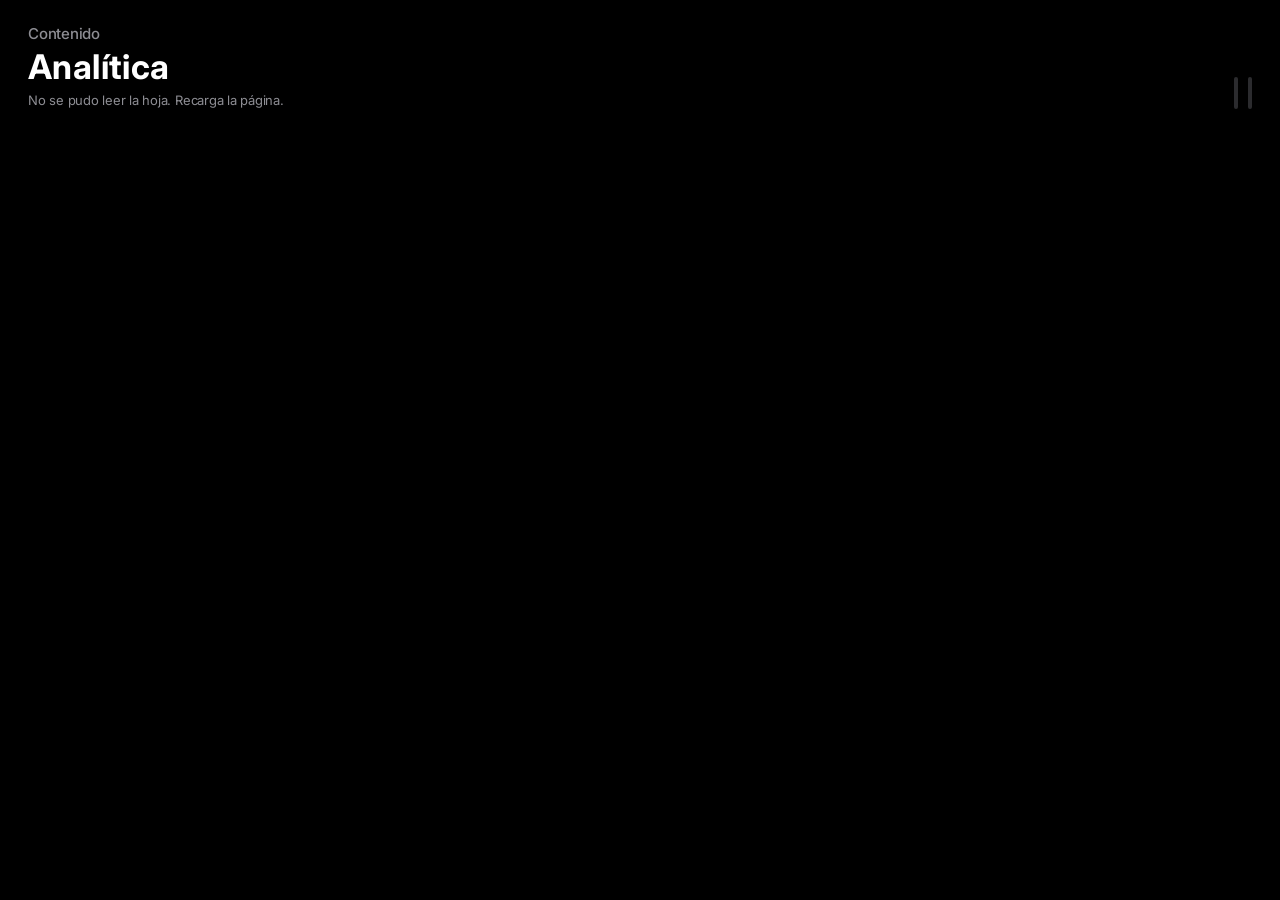
<file: analitica.html>
<!doctype html>
<html lang="es" data-t="c">
<head>
<meta charset="utf-8">
<meta http-equiv="Cache-Control" content="no-cache, no-store, must-revalidate">
<meta name="viewport" content="width=device-width, initial-scale=1, viewport-fit=cover">
<meta name="theme-color" content="#000000">
<title>ROMO · Analítica</title>
<link rel="preconnect" href="https://fonts.googleapis.com">
<link rel="preconnect" href="https://fonts.gstatic.com" crossorigin>
<link rel="stylesheet" href="https://fonts.googleapis.com/css2?family=Inter:opsz,wght@14..32,400..700&display=swap">
<style>
/* ROMO CENTRAL › Analítica (opción A, elegida por Marlon 22-10-2026). Solo LEE la hoja «Romo cont» (VIDEOS); nunca escribe.
   Piel = SISTEMA-DISENO-ROMO.md (Apple oscuro, Inter). Las métricas por red las escribe RomoOps: aquí solo se muestran. */
:root{
  --negro:#000; --card:#1C1C1E; --card-2:#2C2C2E; --fill:rgba(120,120,128,.36); --sep:rgba(84,84,88,.6);
  --l1:#fff; --l2:rgba(235,235,245,.6); --l3:rgba(235,235,245,.3); --rojo:#E8001D; --rojo-t:#FF4245; --cyan:#00FFFF;
  --font:"Inter",system-ui,-apple-system,"Segoe UI",Roboto,sans-serif;
  --spring:linear(0, 0.060 4.2%, 0.186 8.3%, 0.329 12.5%, 0.464 16.7%, 0.583 20.8%, 0.681 25.0%, 0.759 29.2%, 0.820 33.3%, 0.866 37.5%, 0.902 41.7%, 0.928 45.8%, 0.948 50.0%, 0.962 54.2%, 0.973 58.3%, 0.981 62.5%, 0.986 66.7%, 0.990 70.8%, 0.993 75.0%, 0.995 79.2%, 0.996 83.3%, 0.997 87.5%, 0.998 91.7%, 0.999 95.8%, 1);
}
@supports not (transition-timing-function: linear(0, 1)){:root{--spring:cubic-bezier(.25,.1,.25,1)}}
*{box-sizing:border-box;margin:0;padding:0}
html,body{background:var(--negro)}
body{color:var(--l1);font:400 15px/20px var(--font);letter-spacing:-.016em;-webkit-font-smoothing:antialiased;font-optical-sizing:auto;padding:24px 28px 56px}
button{font:inherit;color:inherit;border:0;background:none;cursor:pointer;-webkit-tap-highlight-color:transparent}
button:focus{outline:none} button:focus-visible{outline:2px solid #FF6165;outline-offset:2px}
a{color:inherit;text-decoration:none}

.head{display:flex;align-items:flex-end;justify-content:space-between;gap:16px;flex-wrap:wrap}
.kicker{font:500 15px/20px var(--font);color:var(--l2)}
.h1{font:700 34px/41px var(--font);letter-spacing:.012em;margin-top:2px}
.sub{font:400 13px/18px var(--font);color:var(--l2);margin-top:4px}
.controles{display:flex;gap:10px;flex-wrap:wrap}

/* Segmentado: cápsula 32, pulgar #636366 que se desliza con resorte */
.seg{position:relative;display:inline-flex;height:32px;padding:2px;border-radius:980px;background:var(--fill)}
.seg button{position:relative;z-index:1;height:28px;padding:0 14px;border-radius:980px;font:500 13px/28px var(--font);letter-spacing:-.006em;color:#fff;white-space:nowrap}
.seg button .c{color:var(--l2);margin-left:5px}
.seg button[aria-pressed=true]{font-weight:600}
.seg i{position:absolute;z-index:0;top:2px;bottom:2px;left:0;border-radius:980px;background:#636366;box-shadow:0 3px 8px rgba(0,0,0,.12),0 3px 1px rgba(0,0,0,.04);transition:transform .5s var(--spring),width .5s var(--spring)}

.kpis{display:grid;grid-template-columns:repeat(4,minmax(0,1fr));gap:12px;margin-top:20px}
.kpi{background:var(--card);border-radius:14px;padding:14px 16px}
.kpi .l{font:400 13px/18px var(--font);color:var(--l2)}
.kpi .v{font:700 28px/34px var(--font);letter-spacing:.012em;margin-top:2px;font-variant-numeric:tabular-nums}
.kpi .d{font:400 12px/16px var(--font);color:var(--l2);margin-top:2px}

.grid2{display:grid;grid-template-columns:repeat(2,minmax(0,1fr));gap:12px;margin-top:12px}
.card{background:var(--card);border-radius:14px;padding:16px}
.card h2{font:600 17px/22px var(--font);letter-spacing:-.026em}
.card .nota{font:400 12px/16px var(--font);color:var(--l2);margin-top:2px}
.card .top{display:flex;align-items:flex-start;justify-content:space-between;gap:12px;margin-bottom:12px}

/* Barras: gris; la primera en blanco. Sin rojo: el rojo es solo para la acción (aquí no hay). */
.fila{display:grid;grid-template-columns:132px minmax(0,1fr) 78px;align-items:center;gap:10px;min-height:36px}
.fila .n{font:500 14px/18px var(--font);white-space:nowrap;overflow:hidden;text-overflow:ellipsis}
.fila .n small{display:block;font:400 12px/16px var(--font);color:var(--l2)}
.fila .b{height:10px;border-radius:5px;background:rgba(120,120,128,.18);overflow:hidden}
.fila .b span{display:block;height:100%;border-radius:5px;background:rgba(235,235,245,.42)}
.fila.lider .b span{background:#fff}
.fila .x{font:600 14px/18px var(--font);text-align:right;font-variant-numeric:tabular-nums}
.fila.poco .n,.fila.poco .x{color:var(--l2)}

table{width:100%;border-collapse:collapse;font-variant-numeric:tabular-nums}
th{font:400 12px/16px var(--font);color:var(--l2);text-align:right;padding:0 8px 8px;white-space:nowrap}
th:first-child,td:first-child,th.iz,td.iz{text-align:left}
td{font:400 14px/18px var(--font);text-align:right;padding:9px 8px;box-shadow:inset 0 .5px 0 var(--sep);white-space:nowrap}
td b{font-weight:600}
td.iz{max-width:280px;overflow:hidden;text-overflow:ellipsis}
td .m{display:block;font:400 12px/16px var(--font);color:var(--l2);overflow:hidden;text-overflow:ellipsis}
tbody tr{cursor:pointer}
@media (hover:hover){tbody tr:hover td{background:rgba(120,120,128,.12)}}
tbody tr:active td{background:rgba(120,120,128,.32);transition:none}

.vacio{text-align:center;padding:56px 16px}
.vacio svg{width:44px;height:44px;stroke:var(--l2);fill:none;stroke-width:1.75;stroke-linecap:round;stroke-linejoin:round}
.vacio b{display:block;font:600 17px/22px var(--font);margin-top:10px}
.vacio p{font:400 15px/20px var(--font);color:var(--l2);margin-top:4px}

@media (max-width:900px){.kpis{grid-template-columns:repeat(2,minmax(0,1fr))}.grid2{grid-template-columns:minmax(0,1fr)}body{padding:16px}}
</style>
</head>
<body>

<div class="head">
  <div>
    <div class="kicker">Contenido</div>
    <div class="h1">Analítica</div>
    <div class="sub" id="sub">Cargando la hoja…</div>
  </div>
  <div class="controles">
    <div class="seg" id="segRed" role="group" aria-label="Red"></div>
    <div class="seg" id="segMet" role="group" aria-label="Medida"></div>
  </div>
</div>

<div id="cuerpo"></div>

<script>
const SCRIPT_URL = 'https://script.google.com/macros/s/AKfycbxXMj7tetNujWtLkvyaFQfRJlJfn_MduZP6uDt24lzjznjlY8w0PQ4St1kOqt5Yx6Tb/exec';
// Por ahora todo lo publicado lo publicó Lizy (Marlon, 22-10-2026). Solo se MUESTRA así: la hoja no se toca.
const PUBLICADOR_POR_DEFECTO = 'LIZY';
const REDES = [
  { k: 'todas', t: 'Todas' },
  { k: 'tt', t: 'TikTok' },
  { k: 'fb', t: 'Facebook' },
  { k: 'ig', t: 'Instagram' },
];
const METRICAS = [
  { k: 'tipico', t: 'Video típico', d: 'Lo que saca un video normal (mediana)' },
  { k: 'total', t: 'Vistas totales', d: 'Todas las vistas sumadas' },
  { k: 'inter', t: 'Interacción', d: '(likes + comentarios + compartidos) ÷ vistas' },
];
// Tema sacado de la descripción (no hay FORMATO en los videos viejos). El primero que calce gana.
const TEMAS = [
  ['Mezcla de arrastre', /arrastre/],
  ['Mezcla métrica', /m[ée]trica/],
  ['Mezcla por corte', /\bcorte\b/],
  ['Edición y extended', /extended|edici[óo]n de audio|stems|remix|\bpacks?\b|versiones/],
  ['Transiciones', /transici/],
  ['Cabina y experiencia', /cabina|pista|evento|fiesta/],
  ['Comunidad', /comunidad/],
];
const MIN_GRUPO = 3;   // con menos videos, el grupo sale en gris (pocos datos)

let VIDEOS = [], RED = 'todas', MET = 'tipico', LISTA = 'mas';
const $ = s => document.querySelector(s);
const num = x => { const n = parseFloat(String(x ?? '').replace(/,/g, '')); return isFinite(n) ? n : 0; };
const FMT = new Intl.NumberFormat('de-DE', { maximumFractionDigits: 0 });   // 4.884 (el «es» no separa los miles de 4 cifras)
const fmt = n => FMT.format(Math.round(n));
const pct = n => (Math.round(n * 1000) / 10).toLocaleString('es', { minimumFractionDigits: 1 }) + ' %';
const esc = s => String(s ?? '').replace(/[&<>"]/g, c => ({ '&': '&amp;', '<': '&lt;', '>': '&gt;', '"': '&quot;' }[c]));
const nombre = s => { s = String(s || '').trim().toLowerCase(); return s ? s.replace(/^ia\b/, 'IA').replace(/^\S/, c => c.toUpperCase()) : ''; };
const MES = ['ene','feb','mar','abr','may','jun','jul','ago','sep','oct','nov','dic'];
const dia = iso => { const [y, m, d] = String(iso || '').slice(0, 10).split('-'); return d ? `${+d} ${MES[+m - 1]}` : ''; };
const mediana = a => { if (!a.length) return 0; const s = [...a].sort((x, y) => x - y), h = s.length >> 1; return s.length % 2 ? s[h] : (s[h - 1] + s[h]) / 2; };

// Números de un video en la red elegida. Facebook no trae comentarios ni compartidos.
function metr(v, red){
  const una = p => ({ vistas: num(v[p + '_vistas']), likes: num(v[p + '_likes']), com: num(v[p + '_comentarios']), comp: num(v[p + '_compartidos']) });
  if (red !== 'todas') return una(red);
  const s = { vistas: 0, likes: 0, com: 0, comp: 0 };
  ['tt', 'fb', 'ig'].forEach(p => { const m = una(p); for (const k in s) s[k] += m[k]; });
  return s;
}
const medido = (v, red) => metr(v, red).vistas > 0;
const conDatos = red => VIDEOS.filter(v => medido(v, red)).length;

function tema(v){
  const t = String(v.descripcion || '').toLowerCase();
  for (const [n, re] of TEMAS) if (re.test(t)) return n;
  return t ? 'Otro' : 'Sin descripción';
}
const grabo = v => nombre(v.subio) || 'Sin registro';
const publico = v => nombre(v.publico || (String(v.estado).toUpperCase() === 'PUBLICADO' ? PUBLICADOR_POR_DEFECTO : '')) || 'Sin registro';
const fechaPub = v => v[(RED === 'todas' ? 'tt' : RED) + '_publicado'] || v.tt_publicado || v.fb_publicado || v.ig_publicado || v.fecha;

/* ───── segmentados ───── */
function seg(el, items, actual, alElegir){
  el.innerHTML = items.map(i => `<button type="button" data-k="${i.k}" aria-pressed="${i.k === actual}">${esc(i.t)}${i.c != null ? `<span class="c">${i.c}</span>` : ''}</button>`).join('') + '<i></i>';
  const mover = sinAnim => { const b = el.querySelector('[aria-pressed=true]'), th = el.querySelector('i');
    if (sinAnim) th.style.transition = 'none';
    th.style.width = b.offsetWidth + 'px'; th.style.transform = `translateX(${b.offsetLeft}px)`;
    if (sinAnim) requestAnimationFrame(() => th.style.transition = ''); };
  el.querySelectorAll('button').forEach(b => b.onclick = () => {
    el.querySelectorAll('button').forEach(x => x.setAttribute('aria-pressed', x === b)); mover(); alElegir(b.dataset.k); });
  requestAnimationFrame(() => mover(true));
}

/* ───── agrupar ───── */
function grupos(lista, clave){
  const g = new Map();
  lista.forEach(v => { const k = clave(v); if (!g.has(k)) g.set(k, []); g.get(k).push(v); });
  return [...g].map(([k, vs]) => {
    const ms = vs.map(v => metr(v, RED)), vistas = ms.reduce((a, m) => a + m.vistas, 0);
    const accion = ms.reduce((a, m) => a + m.likes + m.com + m.comp, 0);
    return { k, n: vs.length, total: vistas, tipico: mediana(ms.map(m => m.vistas)), inter: vistas ? accion / vistas : 0 };
  }).sort((a, b) => (b.n >= MIN_GRUPO) - (a.n >= MIN_GRUPO) || b[MET] - a[MET]);
}
const valor = g => MET === 'inter' ? pct(g.inter) : fmt(g[MET]);

function barras(titulo, nota, gs){
  // La escala la marcan los grupos con datos suficientes; uno de 1 video no aplasta al resto.
  const base = gs.filter(g => g.n >= MIN_GRUPO), max = Math.max(...(base.length ? base : gs).map(g => g[MET]), MET === 'inter' ? 0.001 : 1);
  return `<div class="card"><div class="top"><div><h2>${titulo}</h2><div class="nota">${nota}</div></div></div>
    ${gs.map((g, i) => `<div class="fila${i === 0 && g.n >= MIN_GRUPO ? ' lider' : ''}${g.n < MIN_GRUPO ? ' poco' : ''}" title="${esc(g.k)}: ${fmt(g.total)} vistas en ${g.n} videos">
      <div class="n">${esc(g.k)}<small>${g.n} video${g.n === 1 ? '' : 's'}${g.n < MIN_GRUPO ? ' · pocos datos' : ''}</small></div>
      <div class="b"><span style="width:${Math.min(100, Math.max(2, 100 * g[MET] / max))}%"></span></div>
      <div class="x">${valor(g)}</div></div>`).join('')}</div>`;
}

function tabla(lista){
  const orden = [...lista].sort((a, b) => metr(b, RED).vistas - metr(a, RED).vistas);
  const filas = (LISTA === 'mas' ? orden.slice(0, 10) : orden.slice(-10).reverse());
  return `<div class="card" style="margin-top:12px"><div class="top"><div><h2>Videos</h2><div class="nota">Toca un video para abrirlo en TikTok</div></div><div class="seg" id="segLista"></div></div>
    <table><thead><tr><th>Video</th><th class="iz">Editó</th><th class="iz">Grabó</th><th>Publicado</th><th>Vistas</th><th>Likes</th><th>Coment.</th><th>Compart.</th><th>Interac.</th></tr></thead><tbody>
    ${filas.map(v => { const m = metr(v, RED), i = m.vistas ? (m.likes + m.com + m.comp) / m.vistas : 0, link = v.tiktok || v.link || v.facebook || v.instagram || '';
      return `<tr data-link="${esc(link)}"><td class="iz"><b>${esc(v.nombre)}</b><span class="m">${esc(nombre(v.categoria))} · ${esc(tema(v))}</span></td>
      <td class="iz">${esc(nombre(v.creador) || '—')}</td><td class="iz">${esc(grabo(v))}</td><td>${esc(dia(fechaPub(v)))}</td>
      <td><b>${fmt(m.vistas)}</b></td><td>${fmt(m.likes)}</td><td>${RED === 'fb' ? '—' : fmt(m.com)}</td><td>${RED === 'fb' ? '—' : fmt(m.comp)}</td><td>${pct(i)}</td></tr>`; }).join('')}
    </tbody></table></div>`;
}

/* ───── pintar ───── */
function pintar(){
  const lista = VIDEOS.filter(v => medido(v, RED)), red = REDES.find(r => r.k === RED).t;
  seg($('#segRed'), REDES.map(r => ({ ...r, c: conDatos(r.k) })), RED, k => { RED = k; pintar(); });
  if (!lista.length) {
    $('#cuerpo').innerHTML = `<div class="card" style="margin-top:20px"><div class="vacio">
      <svg viewBox="0 0 24 24"><path d="M3 3v18h18"/><path d="M7 15l4-4 3 3 5-6"/></svg>
      <b>${esc(red)} todavía no tiene datos</b><p>Aparece solo cuando RomoOps traiga las métricas de ${esc(red)} a la hoja.</p></div></div>`;
    return;
  }
  const ms = lista.map(v => metr(v, RED)), vistas = ms.reduce((a, m) => a + m.vistas, 0);
  const likes = ms.reduce((a, m) => a + m.likes, 0), com = ms.reduce((a, m) => a + m.com, 0), comp = ms.reduce((a, m) => a + m.comp, 0);
  const desc = METRICAS.find(m => m.k === MET).d;
  $('#cuerpo').innerHTML = `
    <div class="kpis">
      <div class="kpi"><div class="l">Videos medidos</div><div class="v">${fmt(lista.length)}</div><div class="d">de ${fmt(VIDEOS.length)} en la hoja</div></div>
      <div class="kpi"><div class="l">Vistas</div><div class="v">${fmt(vistas)}</div><div class="d">${fmt(likes)} likes</div></div>
      <div class="kpi"><div class="l">Video típico</div><div class="v">${fmt(mediana(ms.map(m => m.vistas)))}</div><div class="d">vistas (mediana)</div></div>
      <div class="kpi"><div class="l">Interacción</div><div class="v">${pct(vistas ? (likes + com + comp) / vistas : 0)}</div><div class="d">${RED === 'fb' ? 'solo likes' : `${fmt(com)} coment. · ${fmt(comp)} compart.`}</div></div>
    </div>
    <div class="grid2">
      ${barras('Por categoría', desc, grupos(lista, v => nombre(v.categoria) || 'Sin categoría'))}
      ${barras('Por editor', 'Quien editó el video (CREADOR)', grupos(lista, v => nombre(v.creador) || 'Sin registro'))}
    </div>
    <div class="grid2">
      ${barras('Por tema', 'Sacado de la descripción', grupos(lista, tema))}
      ${barras('Quién grabó', 'Columna SUBIÓ · se llena con los videos nuevos', grupos(lista, grabo))}
    </div>
    ${tabla(lista)}`;
  seg($('#segLista'), [{ k: 'mas', t: 'Más vistos' }, { k: 'menos', t: 'Menos vistos' }], LISTA, k => { LISTA = k; pintar(); });
  document.querySelectorAll('tbody tr').forEach(tr => tr.onclick = () => { if (tr.dataset.link) window.open(tr.dataset.link, '_blank', 'noopener'); });
}

// La hoja a veces no contesta la primera vez (Apps Script frío): se corta a los 20 s y se reintenta.
// Camino rápido (11-11-2026): la misma respuesta de la hoja, pero desde ROMO CENTRAL: comprimida (~40 KB en vez de 465 KB)
// y ya en memoria (0,5 s en vez de 4 s o más). En el teléfono con mala señal era lo que dejaba esto en «Sincronizando».
// Si ROMO CENTRAL no contesta en 8 s, se lee directo de Google como siempre.
const VIDEOS_RAPIDO = 'https://rauwkbron--romo-central-web' + (new URLSearchParams(location.search).get('api') === 'dev' ? '-dev' : '') + '.us-east.modal.run/api/videos';   // ?api=dev → servidor de prueba
async function leerRapido(){
  const ctl = new AbortController(), t = setTimeout(() => ctl.abort(), 8000);
  try { const r = await fetch(VIDEOS_RAPIDO, { signal: ctl.signal }); if (!r.ok) throw new Error('rápido ' + r.status);
    const d = await r.json(); if (!Array.isArray(d)) throw new Error('rápido: respuesta rara'); return d; }
  finally { clearTimeout(t); }
}
async function leerHoja(intentos = 3){
  try { return await leerRapido(); } catch (e) {}
  for (let i = 1; ; i++) {
    const ctl = new AbortController(), t = setTimeout(() => ctl.abort(), 20000);
    try { const r = await fetch(SCRIPT_URL, { cache: 'no-store', signal: ctl.signal }); return await r.json(); }
    catch (e) { if (i >= intentos) throw e; }
    finally { clearTimeout(t); }
  }
}
// Rapidez (25-10-2026): si el Inicio ya leyó la hoja (misma página, misma copia «romocont_cache»), se pinta al instante
// con esa copia y la hoja se vuelve a leer por detrás solo si la copia tiene más de 2 minutos.
async function cargar(){
  let copia = null, edad = Infinity;
  try { copia = JSON.parse(localStorage.getItem('romocont_cache') || 'null'); edad = Date.now() - (+localStorage.getItem('romocont_cache_t') || 0); } catch {}
  if (Array.isArray(copia) && copia.length) { try { pintarCon(copia); } catch {} if (edad < 120000) return; }
  try {
    const d = await leerHoja();
    try { localStorage.setItem('romocont_cache', JSON.stringify((Array.isArray(d) ? d : d.videos || []).filter(v => v && v.id !== 'CONFIG_NUBE'))); localStorage.setItem('romocont_cache_t', Date.now()); } catch {}
    pintarCon(d);
  } catch (e) { if (!copia) throw e; }
}
function pintarCon(d){
  {
    VIDEOS = (Array.isArray(d) ? d : d.videos || []).filter(v => v && v.nombre);
    const act = VIDEOS.map(v => String(v.actualizado || '').slice(0, 10)).filter(Boolean).sort().pop();
    const pubs = VIDEOS.filter(v => publico(v) === nombre(PUBLICADOR_POR_DEFECTO)).length;
    $('#sub').textContent = `Lo que se publicó y cómo le fue${act ? ` · métricas al ${dia(act)}` : ''} · publicó: ${nombre(PUBLICADOR_POR_DEFECTO)} (${fmt(pubs)})`;
    seg($('#segMet'), METRICAS, MET, k => { MET = k; pintar(); });
    pintar();
  }
}
cargar().catch(() => { $('#sub').textContent = 'No se pudo leer la hoja. Recarga la página.'; });
</script>
</body>
</html>
</file>
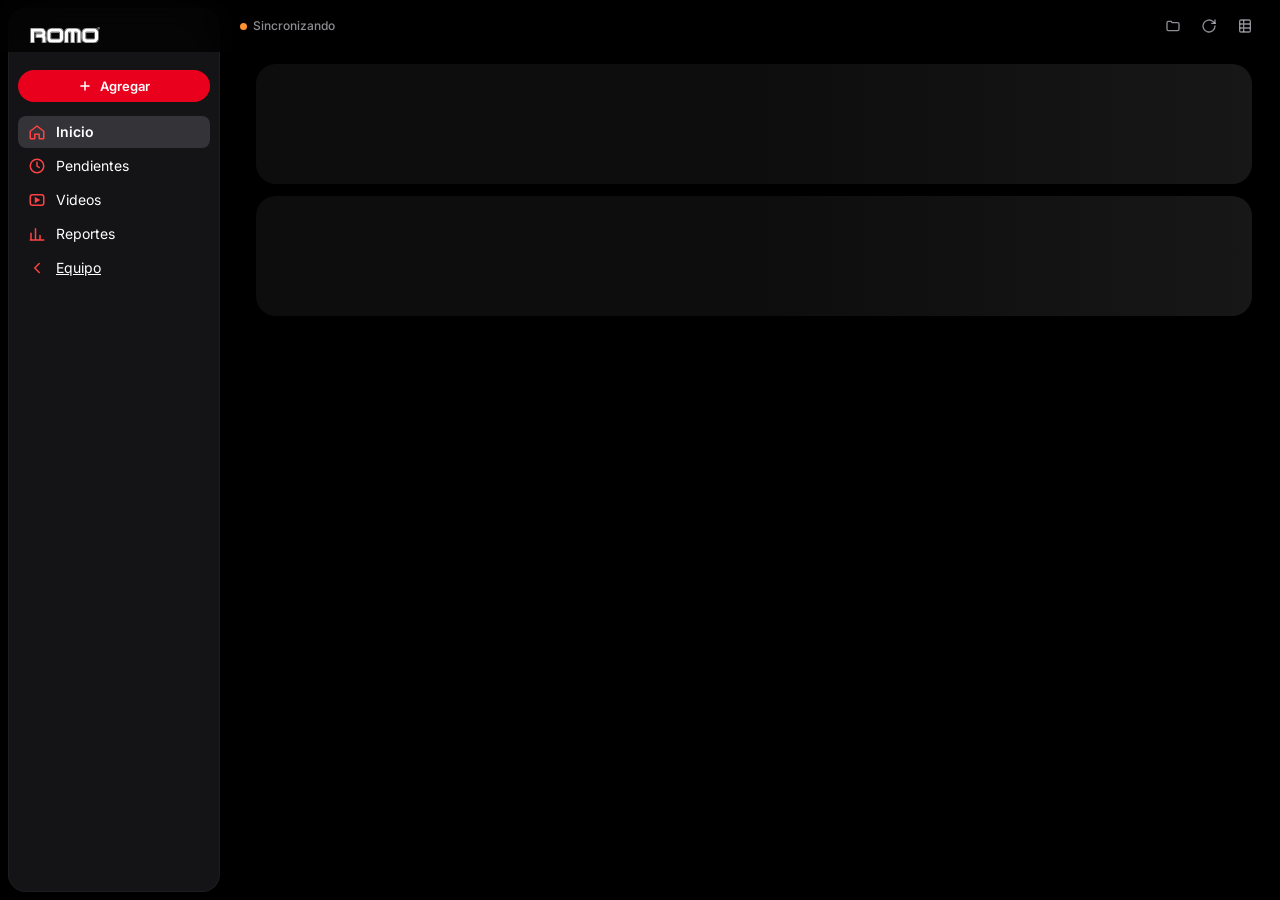
<file: dashboard.html>
<!doctype html>
<html lang="es" data-t="c">
<head>
<meta charset="utf-8">
<!-- Evita que el navegador se quede con una versión vieja cacheada -->
<meta http-equiv="Cache-Control" content="no-cache, no-store, must-revalidate">
<meta http-equiv="Pragma" content="no-cache">
<meta http-equiv="Expires" content="0">
<meta name="viewport" content="width=device-width, initial-scale=1, viewport-fit=cover">
<meta name="theme-color" content="#000000">
<title>Content Team ROMO</title>
<link rel="preconnect" href="https://fonts.googleapis.com">
<link rel="preconnect" href="https://fonts.gstatic.com" crossorigin>
<link rel="stylesheet" href="https://fonts.googleapis.com/css2?family=Inter:opsz,wght@14..32,400..700&display=swap">
<style>
/* Marca ROMO (B1g1) + medidas del sistema Apple (apple-design-research). Pirulen/Terminator no se pueden usar en web (licencia de escritorio). */
:root{
  --negro:#000; --card:#0D0D0D; --card-2:#151515; --borde:#1A1A1A; --gris:#8A8A8A;
  --blanco:#fff; --l2:rgba(255,255,255,.62); --l3:rgba(255,255,255,.34);
  --rojo:#FF0000; --rojo-suave:rgba(255,0,0,.14); --cyan:#00FFFF;
  --verde:#30D158; --naranja:#FF9230;
  --fill:rgba(120,120,128,.24); --sep:rgba(84,84,88,.6);
  --font:"Montserrat",system-ui,-apple-system,"Segoe UI",Roboto,sans-serif;
  --m:16px; --tap:44px;
  --spring:linear(0, 0.060 4.2%, 0.186 8.3%, 0.329 12.5%, 0.464 16.7%, 0.583 20.8%, 0.681 25.0%, 0.759 29.2%, 0.820 33.3%, 0.866 37.5%, 0.902 41.7%, 0.928 45.8%, 0.948 50.0%, 0.962 54.2%, 0.973 58.3%, 0.981 62.5%, 0.986 66.7%, 0.990 70.8%, 0.993 75.0%, 0.995 79.2%, 0.996 83.3%, 0.997 87.5%, 0.998 91.7%, 0.999 95.8%, 1);
  --snappy:linear(0, 0.059 4.2%, 0.189 8.3%, 0.342 12.5%, 0.492 16.7%, 0.624 20.8%, 0.732 25.0%, 0.817 29.2%, 0.881 33.3%, 0.927 37.5%, 0.959 41.7%, 0.980 45.8%, 0.993 50.0%, 1.000 54.2%, 1.004 58.3%, 1.006 62.5%, 1.006 66.7%, 1.006 70.8%, 1.005 75.0%, 1.004 79.2%, 1.003 83.3%, 1.002 87.5%, 1.001 91.7%, 1.001 95.8%, 1);
}
@supports not (transition-timing-function: linear(0, 1)){:root{--spring:cubic-bezier(.25,.1,.25,1);--snappy:cubic-bezier(.25,.1,.25,1)}}
*{box-sizing:border-box;margin:0;padding:0}
html{background:var(--negro)}
body{background:var(--negro);color:var(--blanco);font-family:var(--font);-webkit-font-smoothing:antialiased;-moz-osx-font-smoothing:grayscale;font-size:16px;line-height:1.35;overflow-x:hidden}
button,input,textarea,select{font:inherit;color:inherit;-webkit-tap-highlight-color:transparent}
button{cursor:pointer;border:0;background:none}
button:focus{outline:none} button:focus-visible{outline:2px solid var(--cyan);outline-offset:2px}
.wrap{max-width:560px;margin:0 auto;padding:0 0 calc(110px + env(safe-area-inset-bottom))}

/* Barra de arriba */
.top{position:sticky;top:0;z-index:30;display:flex;align-items:center;justify-content:space-between;gap:10px;padding:calc(10px + env(safe-area-inset-top)) var(--m) 10px;background:rgba(0,0,0,.82);-webkit-backdrop-filter:blur(20px) saturate(180%);backdrop-filter:blur(20px) saturate(180%);box-shadow:0 .5px 0 var(--borde)}
.top img{height:30px;display:block}
.live{display:flex;align-items:center;gap:6px;font:700 11px/1 var(--font);letter-spacing:.1em;color:var(--l2);text-transform:uppercase}
.live i{width:7px;height:7px;border-radius:50%;background:var(--naranja)}
.live.ok i{background:var(--verde);box-shadow:0 0 0 3px rgba(48,209,88,.18)}
.top-act{display:flex;gap:6px}
.ico{width:var(--tap);height:var(--tap);border-radius:50%;display:grid;place-items:center;background:var(--card-2);color:var(--blanco);transition:opacity .3s}
.ico:active{opacity:.4;transition:none}
.ico svg{width:20px;height:20px}

/* Títulos */
.page-h{padding:18px var(--m) 4px}
.kicker{font:800 12px/16px var(--font);letter-spacing:.14em;text-transform:uppercase;color:var(--rojo)}
.h1{font:900 34px/38px var(--font);letter-spacing:-.01em;text-transform:uppercase;margin-top:4px}
.sec{display:flex;align-items:baseline;justify-content:space-between;padding:28px var(--m) 10px}
.sec h2{font:800 13px/18px var(--font);letter-spacing:.12em;text-transform:uppercase}
.sec span{font:500 13px/18px var(--font);color:var(--l2)}
.sub{font:500 15px/20px var(--font);color:var(--l2)}

/* Números grandes */
.hero{margin:12px var(--m) 0;border-radius:24px;background:var(--card);box-shadow:inset 0 0 0 1px var(--borde);padding:18px 18px 16px;position:relative;overflow:hidden}
.hero::after{content:"";position:absolute;right:-60px;top:-60px;width:200px;height:200px;border-radius:50%;background:radial-gradient(circle,rgba(255,0,0,.28),transparent 70%);pointer-events:none}
.hero-n{font:900 64px/1 var(--font);letter-spacing:-.03em;font-variant-numeric:tabular-nums}
.hero-row{display:flex;gap:10px;margin-top:14px}
.hero-row > div{flex:1;min-width:0;border-radius:16px;background:var(--card-2);padding:12px}
.mini-n{font:900 28px/1 var(--font);letter-spacing:-.02em;font-variant-numeric:tabular-nums}
.mini-l{font:700 10px/14px var(--font);letter-spacing:.06em;text-transform:uppercase;color:var(--l2);margin-top:6px}
.bar{height:8px;border-radius:4px;background:var(--fill);overflow:hidden;margin-top:14px;display:flex}
.bar i{display:block;height:100%}

/* Alertas */
.alerts{display:flex;gap:10px;overflow-x:auto;padding:0 var(--m) 2px;scroll-snap-type:x mandatory;scroll-padding-inline:var(--m);scrollbar-width:none}
.alerts::-webkit-scrollbar{display:none}
.alert{flex:none;width:78%;max-width:320px;scroll-snap-align:start;border-radius:20px;padding:14px 16px;background:var(--rojo);color:#fff;text-align:left}
.alert.low{background:var(--card);box-shadow:inset 0 0 0 1.5px var(--naranja)}
.alert b{display:block;font:900 20px/24px var(--font);text-transform:uppercase;letter-spacing:-.01em}
.alert small{display:block;font:700 12px/16px var(--font);letter-spacing:.08em;text-transform:uppercase;margin-top:6px;opacity:.9}
.alert.low small{color:var(--naranja)}
.alert:active{filter:brightness(.82);transition:none}

/* Tarjetas y filas */
.card{margin:0 var(--m);border-radius:20px;background:var(--card);box-shadow:inset 0 0 0 1px var(--borde);overflow:hidden}
.row{position:relative;display:flex;align-items:center;gap:12px;min-height:var(--tap);padding:12px 16px;width:100%;text-align:left;transition:background-color .3s}
button.row:active{background:var(--card-2);transition:none}
.row + .row::before{content:"";position:absolute;top:0;right:0;left:16px;height:.5px;background:var(--sep)}
.grow{flex:1;min-width:0}
.t{font:700 16px/21px var(--font)}
.m{font:500 13px/18px var(--font);color:var(--l2)}
.trunc{white-space:nowrap;overflow:hidden;text-overflow:ellipsis}
.num{font:900 22px/1 var(--font);font-variant-numeric:tabular-nums;text-align:right}
.num small{display:block;font:600 11px/14px var(--font);color:var(--l2);letter-spacing:.04em;margin-top:3px}
.dot{width:10px;height:10px;border-radius:50%;flex:none}
.pbar{height:5px;border-radius:3px;background:var(--fill);overflow:hidden;margin-top:8px}
.pbar i{display:block;height:100%;border-radius:3px}
.tag{display:inline-flex;align-items:center;gap:4px;font:800 10px/1 var(--font);letter-spacing:.1em;text-transform:uppercase;border-radius:6px;padding:4px 6px;white-space:nowrap}
.tag.red{background:var(--rojo);color:#fff} .tag.org{background:rgba(255,146,48,.16);color:var(--naranja)} .tag.ok{background:rgba(48,209,88,.14);color:var(--verde)} .tag.cy{background:rgba(0,255,255,.12);color:var(--cyan)} .tag.gr{background:var(--fill);color:var(--l2)}

/* Creadores */
.rank{width:26px;font:900 15px/1 var(--font);color:var(--l3);text-align:center;flex:none}
.rank.r1{color:var(--rojo)}
.av{width:40px;height:40px;border-radius:50%;flex:none;display:grid;place-items:center;font:900 14px/1 var(--font);background:var(--card-2);box-shadow:inset 0 0 0 1.5px var(--borde)}
.quota{display:flex;gap:3px;margin-top:8px}
.quota span{flex:1;height:6px;border-radius:3px;background:var(--fill);overflow:hidden}
.quota span i{display:block;height:100%;background:var(--rojo)}
.quota span i.full{background:var(--verde)}
.role{font:600 12px/16px var(--font);color:var(--l2);margin-top:2px}
.detail-role{display:none;padding:0 16px 14px 82px;font:500 13px/19px var(--font);color:var(--l2)}
.detail-role.open{display:block}

/* Segmentado y flechas */
.seg{position:relative;display:grid;grid-auto-flow:column;grid-auto-columns:1fr;background:var(--fill);border-radius:980px;padding:2px;height:36px;margin:0 var(--m)}
.seg button{position:relative;z-index:1;border-radius:980px;font:700 13px/1 var(--font);letter-spacing:.02em}
.seg button:active:not([aria-pressed="true"]){opacity:.45}
.seg .th{position:absolute;top:2px;bottom:2px;left:2px;border-radius:980px;background:#3A3A3C;transition:transform .75s var(--snappy)}
.nav-mes{display:flex;align-items:center;justify-content:space-between;margin:12px var(--m) 10px}
.nav-mes b{font:800 15px/20px var(--font);text-transform:capitalize}
.arrow{width:var(--tap);height:var(--tap);border-radius:50%;background:var(--card-2);font:700 20px/1 var(--font)}
.arrow:disabled{opacity:.25}
.arrow:active{opacity:.4}

/* Buscar y filtros */
.search{display:flex;align-items:center;gap:8px;height:44px;margin:12px var(--m) 0;padding:0 14px;border-radius:14px;background:var(--card-2);color:var(--l2)}
.search input{flex:1;min-width:0;border:0;background:none;outline:none;font:500 16px/22px var(--font);color:var(--blanco)}
.search input::placeholder{color:var(--l3)}
.chips{display:flex;gap:8px;overflow-x:auto;padding:12px var(--m) 2px;scrollbar-width:none}
.chips::-webkit-scrollbar{display:none}
.chip{flex:none;height:36px;border-radius:980px;padding:0 14px;background:var(--card-2);font:700 13px/1 var(--font);display:flex;align-items:center;gap:6px;white-space:nowrap}
.chip[aria-pressed="true"]{background:var(--blanco);color:#000}
.chip:active{opacity:.45;transition:none}

/* Filas de video */
.vid-act{display:flex;gap:6px;flex:none}
.btn{border-radius:980px;min-height:var(--tap);padding:0 18px;font:800 15px/1 var(--font);letter-spacing:.02em;display:inline-flex;align-items:center;justify-content:center;gap:6px;transition:filter .35s,opacity .35s,background-color .35s}
.btn:active{transition:none}
.btn-red{background:var(--rojo);color:#fff;text-transform:uppercase}
.btn-red:active{filter:brightness(.82)}
.btn-red:disabled{background:var(--fill);color:var(--l3);filter:none;cursor:default}
.btn-gray{background:var(--card-2);color:var(--blanco)}
.btn-gray:active{opacity:.4}
.btn-sm{min-height:36px;padding:0 12px;font-size:13px;text-transform:none;letter-spacing:0}
.btn-wide{width:100%;min-height:52px;font-size:16px}
.fill-dots{display:flex;gap:3px;margin-top:6px}
.fill-dots i{width:16px;height:4px;border-radius:2px;background:var(--fill)}
.fill-dots i.on{background:var(--verde)}

/* Data para Peter */
.dato{display:flex;align-items:center;gap:10px;padding:10px 16px}
.dato .lab{width:120px;flex:none;font:600 13px/17px var(--font)}
.dato .track{flex:1;height:10px;border-radius:5px;background:var(--fill);overflow:hidden}
.dato .track i{display:block;height:100%;background:var(--blanco);border-radius:5px}
[data-w]{transform:scaleX(0);transform-origin:left center}
[data-w].grown{transform:none;transition:transform .9s var(--spring)}
.dato .val{width:34px;text-align:right;font:800 14px/1 var(--font);font-variant-numeric:tabular-nums}
.empty{padding:22px 16px;text-align:center;color:var(--l2);font:500 14px/20px var(--font)}

/* Barra fija abajo: lo único que flota → cristal */
.tabbar{position:fixed;left:50%;transform:translateX(-50%);bottom:calc(12px + env(safe-area-inset-bottom));z-index:40;width:calc(100% - 24px);max-width:520px;height:66px;border-radius:980px;
  display:grid;grid-template-columns:1fr 1fr 76px 1fr 1fr;align-items:center;padding:0 6px;
  background:rgba(22,22,23,.72);-webkit-backdrop-filter:blur(20px) saturate(180%);backdrop-filter:blur(20px) saturate(180%);
  box-shadow:inset 0 0 0 .5px rgba(255,255,255,.18),inset 0 1px 0 rgba(255,255,255,.12),0 12px 30px -10px rgba(0,0,0,.8)}
.tabbar .tb{height:54px;border-radius:980px;display:flex;flex-direction:column;align-items:center;justify-content:center;gap:3px;font:700 10px/12px var(--font);letter-spacing:.04em;color:var(--l2);position:relative}
.tabbar .tb svg{width:24px;height:24px}
.tabbar .tb[aria-selected="true"]{color:var(--blanco)}
.tabbar .tb[aria-selected="true"]::after{content:"";position:absolute;bottom:3px;width:5px;height:5px;border-radius:50%;background:var(--rojo)}
.tabbar .tb:active{opacity:.45}
.tabbar .badge{position:absolute;top:4px;left:calc(50% + 6px);min-width:18px;height:18px;border-radius:9px;background:var(--rojo);color:#fff;font:800 10px/18px var(--font);padding:0 5px}
.fab{width:62px;height:62px;border-radius:50%;justify-self:center;background:var(--rojo);color:#fff;display:grid;place-items:center;box-shadow:0 6px 16px -6px rgba(0,0,0,.7);transition:filter .3s}
.fab:active{filter:brightness(.82);transition:none}
.fab svg{width:28px;height:28px}

/* Hoja (sheet) */
.dim{position:fixed;inset:0;background:rgba(0,0,0,.55);opacity:0;pointer-events:none;transition:opacity .3s;z-index:60}
.dim.show{opacity:1;pointer-events:auto}
.sheet{position:fixed;left:50%;bottom:0;z-index:61;width:100%;max-width:560px;max-height:calc(100% - 40px);background:#111;border-radius:30px 30px 0 0;display:flex;flex-direction:column;
  transform:translate(-50%,104%);transition:transform .45s ease-in;box-shadow:0 -10px 40px rgba(0,0,0,.6)}
.sheet.show{transform:translate(-50%,0);transition:transform .7s var(--spring)}
.grab{width:36px;height:5px;border-radius:3px;background:var(--l3);margin:8px auto 2px;flex:none}
.sh-head{display:flex;align-items:center;justify-content:space-between;padding:4px 8px 4px var(--m);flex:none}
.sh-body{overflow-y:auto;padding:0 0 12px;scrollbar-width:none}
.sh-body::-webkit-scrollbar{display:none}
.sh-foot{flex:none;padding:12px var(--m) calc(16px + env(safe-area-inset-bottom));box-shadow:0 -.5px 0 var(--sep);background:#111}
.close{width:var(--tap);height:var(--tap);border-radius:50%;background:var(--card-2);font:700 18px/1 var(--font);color:var(--l2)}
.step{display:flex;gap:12px;padding:18px var(--m) 0}
.step .n{width:28px;height:28px;border-radius:50%;flex:none;display:grid;place-items:center;font:900 13px/1 var(--font);background:var(--card-2);color:var(--l2);transition:background-color .3s,color .3s}
.step.done .n{background:var(--verde);color:#000}
.step .q{font:800 15px/20px var(--font);text-transform:uppercase;letter-spacing:.04em;margin:4px 0 10px}
.field{width:100%;border:0;border-radius:14px;background:var(--card-2);padding:12px 14px;font:500 16px/22px var(--font);outline:none;resize:none}
.field:focus{box-shadow:inset 0 0 0 2px var(--cyan)}
.field::placeholder{color:var(--l3)}
.pills{display:flex;flex-wrap:wrap;gap:8px}
.pill{min-height:40px;border-radius:980px;padding:0 14px;background:var(--card-2);font:700 14px/1 var(--font);transition:background-color .25s}
.pill[aria-checked="true"]{background:var(--rojo);color:#fff}
.pill:active{opacity:.5;transition:none}
.st{font:600 13px/18px var(--font);padding-top:6px}
.st.ok{color:var(--verde)} .st.bad{color:var(--naranja)} .st.idle{color:var(--l3)}
.miss{font:700 13px/18px var(--font);color:var(--naranja);text-align:center;min-height:26px;padding-bottom:8px}
.menu-big{display:grid;gap:10px;padding:8px var(--m) 4px}
.menu-big button{display:flex;align-items:center;gap:14px;border-radius:20px;background:var(--card-2);padding:16px;text-align:left;min-height:72px}
.menu-big button:active{opacity:.5}
.menu-big .mi{width:44px;height:44px;border-radius:14px;flex:none;display:grid;place-items:center;background:var(--rojo-suave);color:var(--rojo)}
.menu-big .mi svg{width:24px;height:24px}

.toast{position:fixed;left:50%;top:calc(70px + env(safe-area-inset-top));transform:translate(-50%,-14px);opacity:0;z-index:90;background:#2C2C2E;border-radius:980px;padding:11px 18px;font:700 14px/18px var(--font);white-space:nowrap;transition:transform .5s var(--spring),opacity .2s;pointer-events:none;max-width:92%}
.toast.show{transform:translate(-50%,0);opacity:1}
.skel{height:120px;margin:12px var(--m);border-radius:20px;background:linear-gradient(90deg,#0d0d0d 25%,#171717 50%,#0d0d0d 75%);background-size:200% 100%;animation:sk 1.2s linear infinite}
@keyframes sk{to{background-position:-200% 0}}
[hidden]{display:none!important}
.fab-l,.desk-col{display:none}
.l3{color:var(--l3)}

/* ================= ESCRITORIO (≥ 1024 px) =================
   Mismo color, letra y resortes. Cambia: barra lateral en vez de barra abajo,
   ficha como ventana centrada, hover en filas, controles más compactos. */
@media (min-width:1024px){
  :root{--m:24px;--side:232px}
  .top{padding:12px 28px 12px calc(var(--side) + 28px);z-index:45}
  .top img{position:fixed;left:28px;top:20px;height:34px}
  .top .live{margin-right:auto}
  .wrap{max-width:none;margin:0 0 0 var(--side);padding:0 12px 60px}
  .page-h{padding:28px var(--m) 4px}
  .h1{font-size:44px;line-height:48px}

  /* Barra lateral: lo único que flota → cristal */
  .tabbar{left:0;top:0;bottom:0;transform:none;width:var(--side);max-width:none;height:auto;border-radius:0;
    display:flex;flex-direction:column;align-items:stretch;gap:4px;padding:84px 14px 20px;z-index:35;
    background:rgba(13,13,13,.78);box-shadow:inset -.5px 0 0 var(--borde)}
  .tabbar .tb{flex-direction:row;justify-content:flex-start;gap:12px;height:44px;padding:0 14px;border-radius:12px;font:700 14px/1 var(--font);letter-spacing:0}
  .tabbar .tb svg{width:20px;height:20px}
  .tabbar .tb[aria-selected="true"]{background:var(--card-2)}
  .tabbar .tb[aria-selected="true"]::after{bottom:auto;left:0;top:12px;width:3px;height:20px;border-radius:2px}
  .tabbar .badge{position:static;margin-left:auto;top:auto;left:auto}
  .fab{order:-1;width:100%;height:48px;border-radius:980px;display:flex;gap:8px;justify-content:center;margin-bottom:14px;font:800 15px/1 var(--font);text-transform:uppercase;letter-spacing:.04em}
  .fab svg{width:20px;height:20px}
  .fab-l{display:inline}

  /* Inicio en grilla */
  .dash{display:grid;grid-template-columns:repeat(12,1fr);gap:0 8px;align-items:start}
  .dash > section{min-width:0}
  .b-hero{grid-column:1 / span 7}
  .b-ficha{grid-column:8 / span 5}
  .b-ficha .sec{padding-top:12px}
  .b-alert{grid-column:1 / -1;order:3}
  .b-cats{grid-column:1 / span 6;order:4}
  .b-crea{grid-column:7 / span 6;order:5}
  .b-mes{grid-column:1 / span 6;order:6}
  .b-data{grid-column:7 / span 6;order:7}
  .b-hero{order:1}.b-ficha{order:2}
  .hero{padding:24px}
  .hero-n{font-size:88px}
  .mini-n{font-size:34px}
  .alerts{flex-wrap:wrap;overflow:visible}
  .alert{width:auto;flex:1 1 220px;max-width:none}

  /* Grupos en dos columnas */
  .groups{display:grid;grid-template-columns:1fr 1fr;gap:0 8px;align-items:start}
  .groups > section{min-width:0}

  /* Videos: más columnas */
  .search{max-width:640px}
  .desk-col{display:block;flex:none}
  .desk-desc{flex:1.4;min-width:0;font:500 13px/18px var(--font);color:var(--l2);white-space:nowrap;overflow:hidden;text-overflow:ellipsis}
  .desk-est{width:96px;text-align:right}
  .groups .desk-col{display:none}

  /* Controles compactos (puntero preciso) */
  .ico,.arrow{width:36px;height:36px}
  .btn-sm{min-height:32px}
  .seg{max-width:360px}
  .nav-mes{max-width:none}

  /* Ficha: ventana centrada en vez de hoja desde abajo */
  .sheet{left:50%;top:50%;bottom:auto;width:600px;max-height:min(860px,calc(100vh - 64px));border-radius:24px;
    transform:translate(-50%,-48%) scale(.98);opacity:0;pointer-events:none;transition:transform .25s ease-in,opacity .2s ease-in}
  .sheet.show{transform:translate(-50%,-50%);opacity:1;pointer-events:auto;transition:transform .6s var(--spring),opacity .15s}
  .sheet .grab{display:none}
  .sh-head{padding:18px 14px 6px 24px}
  .sh-foot{padding:14px 24px 20px;border-radius:0 0 24px 24px}
  .step{padding-left:24px;padding-right:24px}
  .menu-big{padding:8px 24px 4px}
  .toast{top:20px}
}
@media (min-width:1024px) and (hover:hover){
  button.row:hover,.row:hover{background:var(--card-2)}
  .tabbar .tb:hover{background:rgba(255,255,255,.05);color:var(--blanco)}
  .chip:hover:not([aria-pressed="true"]),.pill:hover:not([aria-checked="true"]),.btn-gray:hover,.ico:hover,.arrow:hover:not(:disabled){background:#222}
  .alert:hover{filter:brightness(1.08)}
  .btn-red:hover:not(:disabled),.fab:hover{filter:brightness(1.1)}
  .vid-act{opacity:.9}
}

/* ===== Escritorio a escala Mac (apple-design-research · escritorio.md + tipografía macOS):
   texto 13, títulos 26, controles 28–32, barra lateral 220 con filas de 32 ===== */
@media (min-width:1024px){
  :root{--m:20px;--side:220px;--tap:32px}
  body{font-size:13px}
  .top{padding:8px 20px 8px calc(var(--side) + 20px);min-height:52px}
  .top img{left:22px;top:13px;height:26px}
  .live{font-size:10px}
  .ico,.arrow{width:30px;height:30px}
  .ico svg{width:16px;height:16px}
  .arrow{font-size:15px}

  .tabbar{padding:64px 10px 16px;gap:2px}
  .tabbar .tb{height:32px;padding:0 10px;gap:10px;border-radius:8px;font:600 13px/1 var(--font)}
  .tabbar .tb svg{width:17px;height:17px}
  .tabbar .tb[aria-selected="true"]::after{top:8px;height:16px}
  .tabbar .badge{min-width:20px;height:18px;font-size:11px;line-height:18px}
  .fab{height:32px;font:700 13px/1 var(--font);letter-spacing:.02em;margin-bottom:12px;box-shadow:none}
  .fab svg{width:15px;height:15px}

  .wrap{padding:0 8px 48px}
  .page-h{padding:20px var(--m) 2px}
  .kicker{font-size:11px;line-height:14px}
  .h1{font:800 26px/32px var(--font);letter-spacing:0;margin-top:2px}
  .sec{padding:22px var(--m) 8px}
  .sec h2{font-size:11px;line-height:14px}
  .sec span,.sub{font-size:12px;line-height:16px}

  .hero{padding:16px 18px;border-radius:16px}
  .hero::after{width:140px;height:140px;right:-40px;top:-40px;opacity:.7}
  .hero-n{font-size:48px}
  .hero-row{gap:8px;margin-top:12px}
  .hero-row > div{padding:10px 12px;border-radius:10px}
  .mini-n{font-size:22px}
  .mini-l{font-size:10px;margin-top:4px}
  .bar{height:6px;margin-top:12px}
  .b-ficha .sec{padding-top:20px}

  .alerts{display:grid;grid-template-columns:repeat(auto-fill,minmax(160px,1fr));gap:8px}
  .alert{width:auto;padding:10px 12px;border-radius:12px}
  .alert b{font:800 13px/17px var(--font)}
  .alert small{font:600 11px/14px var(--font);margin-top:3px;text-transform:none;letter-spacing:0}

  .card{border-radius:14px}
  .row{min-height:36px;padding:8px 14px;gap:10px}
  .row + .row::before{left:14px}
  .t{font:600 13px/17px var(--font)}
  .m{font:500 12px/16px var(--font)}
  .num{font-size:17px}
  .num small{font-size:10px;margin-top:2px}
  .dot{width:8px;height:8px}
  .pbar{height:4px;margin-top:6px}
  .rank{width:20px;font-size:12px}
  .av{width:28px;height:28px;font-size:11px}
  .role{font-size:11px;line-height:14px}
  .quota{margin-top:6px} .quota span{height:4px}
  .detail-role{padding:0 14px 10px 72px;font-size:12px;line-height:17px}
  .tag{font-size:9px;padding:3px 5px}
  .fill-dots i{width:12px;height:3px}
  .dato{padding:6px 14px}.dato .lab{width:110px;font-size:12px}.dato .track{height:6px}.dato .val{font-size:12px}
  .empty{font-size:12px;line-height:17px;padding:16px 14px}

  .seg{height:28px;max-width:280px}
  .seg button{font-size:12px}
  .nav-mes{margin:10px var(--m) 8px}
  .nav-mes b{font-size:13px}
  .search{height:32px;border-radius:8px;padding:0 10px;margin-top:10px;max-width:420px}
  .search input{font-size:13px}
  .chips{gap:6px;padding-top:10px}
  .chip{height:28px;padding:0 11px;font-size:12px}
  .btn{min-height:32px;padding:0 14px;font-size:13px}
  .btn-sm{min-height:26px;padding:0 10px;font-size:12px}
  .btn-wide{min-height:36px;font-size:13px}
  .desk-desc{font-size:12px}
  .desk-est{width:80px}

  .sheet{width:520px;max-width:520px;border-radius:16px}
  .sh-head{padding:14px 12px 4px 20px}
  .sh-head > div > div:last-child{font-size:22px!important;line-height:28px!important}
  .close{width:28px;height:28px;font-size:13px}
  .step{padding:14px 20px 0;gap:10px}
  .step .n{width:22px;height:22px;font-size:11px}
  .step .q{font-size:12px;line-height:16px;margin:3px 0 8px}
  .pills{gap:6px}
  .pill{min-height:28px;padding:0 11px;font-size:12px}
  .field{font-size:13px;line-height:18px;padding:8px 10px;border-radius:8px}
  .st,.miss{font-size:12px}
  .sh-foot{padding:12px 20px 16px;border-radius:0 0 16px 16px}
  .menu-big{padding:6px 20px 4px;gap:8px}
  .menu-big button{min-height:56px;padding:10px 12px;border-radius:12px}
  .menu-big .mi{width:32px;height:32px;border-radius:9px}
  .menu-big .mi svg{width:18px;height:18px}
  .toast{font-size:13px;padding:8px 14px}
}
@media (min-width:1440px){ .wrap{padding-right:40px} .dash,.groups{max-width:1280px} }

@media (prefers-reduced-motion:reduce){*{transition-duration:.12s!important;animation:none!important}}

/* ===== Formularios de la app (editar, agregar, tanda, guía) ===== */
.sh-title{font:900 30px/34px var(--font);text-transform:uppercase}
.form{display:grid;gap:12px;padding:6px var(--m) 0}
.fl{display:grid;gap:6px;min-width:0}
.fl > span{font:700 11px/14px var(--font);letter-spacing:.08em;text-transform:uppercase;color:var(--l2)}
.f2{display:grid;grid-template-columns:1fr 1fr;gap:10px}
select.field{appearance:none;-webkit-appearance:none;background-image:linear-gradient(45deg,transparent 50%,var(--l2) 50%),linear-gradient(135deg,var(--l2) 50%,transparent 50%);background-position:calc(100% - 18px) 50%,calc(100% - 13px) 50%;background-size:5px 5px;background-repeat:no-repeat;padding-right:32px;cursor:pointer}
input[type="date"].field{min-height:46px;color-scheme:dark}
.field{min-width:0;max-width:100%}
input[type="date"].field{width:100%;-webkit-appearance:none;appearance:none}
.seg-in{margin:0;height:40px}
details.datos{margin:22px var(--m) 0;border-radius:16px;background:var(--card);box-shadow:inset 0 0 0 1px var(--borde)}
details.datos summary{list-style:none;cursor:pointer;padding:14px 16px;font:800 13px/18px var(--font);letter-spacing:.1em;text-transform:uppercase;display:flex;justify-content:space-between}
details.datos summary::-webkit-details-marker{display:none}
details.datos summary::after{content:"⌄";color:var(--l2);transition:transform .3s}
details.datos[open] summary::after{transform:rotate(180deg)}
details.datos .form{padding:0 16px 16px}
.btn-del{justify-self:start;min-height:var(--tap);padding:0 4px;color:var(--rojo);font:700 14px/1 var(--font)}
.btn-del:active{opacity:.4}
.tools{display:flex;gap:10px;align-items:center;padding:0 var(--m)}
.tools .search{flex:1;margin:12px 0 0}
.sel-wrap{display:flex;align-items:center;gap:8px;margin-top:12px}
.sel{height:44px;border:0;border-radius:14px;background-color:var(--card-2);color:var(--blanco);padding:0 32px 0 12px;font:600 14px/1 var(--font);appearance:none;-webkit-appearance:none;background-image:linear-gradient(45deg,transparent 50%,var(--l2) 50%),linear-gradient(135deg,var(--l2) 50%,transparent 50%);background-position:calc(100% - 16px) 50%,calc(100% - 11px) 50%;background-size:5px 5px;background-repeat:no-repeat}
.sel-wrap .m{display:none}
.lnk{color:var(--cyan);font:700 13px/1 var(--font);text-decoration:underline}
.guia-ok{display:flex;flex-direction:column;gap:6px;border-radius:12px;background:var(--card-2);padding:12px;font:700 15px/1.2 var(--font)}
.guia-ok .tag{align-self:flex-start;margin-bottom:4px}
.guia-ok.bad span{color:var(--l2);text-decoration:line-through}
.cfg{display:grid;grid-template-columns:repeat(auto-fill,minmax(120px,1fr));gap:8px;margin-top:10px}
.cfg div{border-radius:12px;background:var(--card-2);padding:10px 12px;display:grid;gap:3px}
.cfg b{font:800 15px/1.2 var(--font)}
.gstep{display:flex;gap:10px;margin-top:10px;align-items:flex-start}
.gstep .n{width:24px;height:24px;border-radius:50%;flex:none;display:grid;place-items:center;font:900 12px/1 var(--font)}
.next-box{display:flex;gap:16px;align-items:center;border-radius:14px;background:var(--card-2);padding:14px 16px}
a.btn{text-decoration:none}
@media (min-width:1024px){
  .sh-title{font-size:22px;line-height:28px}
  .form{gap:10px}
  .fl > span{font-size:10px}
  input[type="date"].field{min-height:34px}
  .seg-in{height:30px}
  details.datos{margin:16px 20px 0;border-radius:12px}
  details.datos summary{padding:10px 14px;font-size:11px}
  details.datos .form{padding:0 14px 14px}
  .btn-del{min-height:28px;font-size:12px}
  .tools .search{margin-top:10px}
  .sel-wrap{margin-top:10px}.sel-wrap .m{display:inline}
  .sel{height:32px;border-radius:8px;font-size:12px}
  .guia-ok{font-size:13px;padding:10px}
  .cfg b{font-size:13px}
  .next-box{padding:10px 12px}
  .vid-act .btn-sm{min-width:28px}
}
</style>
<!-- Incrustado en ROMO CENTRAL (20-10-2026): dentro de equipo/ el admin ve Inicio/Pendientes/Videos/Reportes en la
     barra de la app; aquí se esconden la barra propia, el logo y el botón Agregar. dashboard.html solo sigue igual. -->
<script>if (new URLSearchParams(location.search).get('embed') === '1' || window.top !== window.self) document.documentElement.classList.add('embed');</script>
<style>
.embed .tabbar,.embed .top img,.embed .fab{display:none!important}
.embed .top{padding:10px 20px!important;min-height:0}
.embed .wrap{margin:0!important;max-width:none!important;padding:0 8px 48px!important}
</style>
<!-- Piel estilo Apple, regla general de ROMO (20-10-2026) -->
<link rel="stylesheet" href="romo-dash.css?v=2">
</head>
<body>
<header class="top">
  <img src="logo-romo.svg" alt="ROMO DJ Academy">
  <div class="live" id="live"><i></i><span>Cargando</span></div>
  <div class="top-act">
    <button class="ico" aria-label="Carpeta de Drive" title="Carpeta de Drive" onclick="abrirDrive()"><svg viewBox="0 0 24 24" fill="none" stroke="currentColor" stroke-width="2" stroke-linecap="round" stroke-linejoin="round"><path d="M3 7a2 2 0 0 1 2-2h4l2 2h8a2 2 0 0 1 2 2v8a2 2 0 0 1-2 2H5a2 2 0 0 1-2-2z"/></svg></button>
    <button class="ico" aria-label="Revisar Drive y completar links" title="Revisar Drive y completar links ⬇" onclick="sincronizarDrive()"><svg viewBox="0 0 24 24" fill="none" stroke="currentColor" stroke-width="2" stroke-linecap="round"><path d="M21 12a9 9 0 1 1-3-6.7L21 8"/><path d="M21 3v5h-5"/></svg></button>
    <button class="ico" aria-label="Abrir la hoja" title="Abrir la hoja" onclick="abrirHoja()"><svg viewBox="0 0 24 24" fill="none" stroke="currentColor" stroke-width="2"><rect x="4" y="3" width="16" height="18" rx="2"/><path d="M4 9h16M4 15h16M10 3v18"/></svg></button>
  </div>
</header>

<main class="wrap" id="main"><div class="skel"></div><div class="skel"></div></main>

<nav class="tabbar" role="tablist">
  <button class="tb" role="tab" aria-selected="true" data-tab="inicio"><svg viewBox="0 0 24 24" fill="none" stroke="currentColor" stroke-width="2" stroke-linejoin="round"><path d="M3 11l9-7 9 7v9a1 1 0 0 1-1 1h-5v-6H9v6H4a1 1 0 0 1-1-1z"/></svg>Inicio</button>
  <button class="tb" role="tab" aria-selected="false" data-tab="pend"><svg viewBox="0 0 24 24" fill="none" stroke="currentColor" stroke-width="2" stroke-linecap="round"><circle cx="12" cy="12" r="9"/><path d="M12 7v5l3 2"/></svg>Pendientes<span class="badge" id="badge" hidden></span></button>
  <button class="fab" aria-label="Agregar" onclick="openAdd()"><svg viewBox="0 0 24 24" fill="none" stroke="currentColor" stroke-width="2.6" stroke-linecap="round"><path d="M12 5v14M5 12h14"/></svg><span class="fab-l">Agregar</span></button>
  <button class="tb" role="tab" aria-selected="false" data-tab="videos"><svg viewBox="0 0 24 24" fill="none" stroke="currentColor" stroke-width="2"><rect x="3" y="5" width="18" height="14" rx="3"/><path d="M10 9.5l4.5 2.5L10 14.5z" fill="currentColor"/></svg>Videos</button>
  <button class="tb" role="tab" aria-selected="false" data-tab="rep"><svg viewBox="0 0 24 24" fill="none" stroke="currentColor" stroke-width="2" stroke-linecap="round"><path d="M4 20V11M10 20V5M16 20v-6M21 20H3"/></svg>Reportes</button>
  <a class="tb" href="equipo/#edits" title="Volver a ROMO CENTRAL (Subir, ROMO EDITS)"><svg viewBox="0 0 24 24" fill="none" stroke="currentColor" stroke-width="2" stroke-linecap="round" stroke-linejoin="round"><path d="M15 18l-6-6 6-6"/></svg>Equipo</a>
</nav>

<div class="dim" id="dim" onclick="closeSheet()"></div>
<div class="sheet" id="sheet" role="dialog" aria-modal="true"></div>
<div class="toast" id="toast"></div>

<script>
document.addEventListener('touchstart',()=>{},{passive:true});

/* ===================== CONEXIÓN (igual que la versión anterior) ===================== */
const SCRIPT_URL='https://script.google.com/macros/s/AKfycbxXMj7tetNujWtLkvyaFQfRJlJfn_MduZP6uDt24lzjznjlY8w0PQ4St1kOqt5Yx6Tb/exec';
const HOJA_URL='https://docs.google.com/spreadsheets/d/11nuBTHwAdPg8xraYVLUpsaTEAWaUNhAPL1PIbJuojfE/edit';
const NUBE_INBOX_DEFAULT='https://drive.google.com/drive/folders/1RkbNGYLg6RZaTDhCs7sxThXwMJc-T767';
const DRIVE_SINVOZ='https://drive.google.com/drive/folders/1EwH6F6YbSBHkoCqHfnp9jLI3nD79HN8L';
const AUDIOS_URL='https://friendship-tampa-tension-frontier.trycloudflare.com/files/ROMODJ%20VAUL/Material%20Romo/';
let NUBE_INBOX=NUBE_INBOX_DEFAULT;

// Camino rápido (11-11-2026): la misma respuesta de la hoja, pero desde ROMO CENTRAL: comprimida (~40 KB en vez de 465 KB)
// y ya en memoria (0,5 s en vez de 4 s o más). En el teléfono con mala señal era lo que dejaba esto en «Sincronizando».
// Si ROMO CENTRAL no contesta en 8 s, se lee directo de Google como siempre.
const VIDEOS_RAPIDO = 'https://rauwkbron--romo-central-web' + (new URLSearchParams(location.search).get('api') === 'dev' ? '-dev' : '') + '.us-east.modal.run/api/videos';   // ?api=dev → servidor de prueba
async function leerRapido(){
  const ctl = new AbortController(), t = setTimeout(() => ctl.abort(), 8000);
  try { const r = await fetch(VIDEOS_RAPIDO, { signal: ctl.signal }); if (!r.ok) throw new Error('rápido ' + r.status);
    const d = await r.json(); if (!Array.isArray(d)) throw new Error('rápido: respuesta rara'); return d; }
  finally { clearTimeout(t); }
}
// La hoja a veces no contesta (Apps Script frío): se corta a los 20 s y se reintenta solo, hasta 3 veces (25-10-2026).
// `directo` = recién guardé algo: leer de Google para ver mi cambio seguro.
async function apiGet(directo){
  let d;
  if(!directo){try{d=await leerRapido()}catch(e){d=null}}
  if(!d)for(let i=1;;i++){const ctl=new AbortController(),t=setTimeout(()=>ctl.abort(),20000);
    try{const r=await fetch(SCRIPT_URL,{cache:'no-store',signal:ctl.signal});d=await r.json();break}
    catch(e){if(i>=3)throw e;await new Promise(z=>setTimeout(z,1500*i))}finally{clearTimeout(t)}}
  if(d&&d.error)throw new Error(d.error);
  const cfg=d.find(v=>v.id==='CONFIG_NUBE');NUBE_INBOX=(cfg&&cfg.link)?cfg.link:NUBE_INBOX_DEFAULT;
  return d.filter(v=>v.id!=='CONFIG_NUBE');
}
// text/plain evita el preflight CORS que Apps Script no soporta
async function apiPost(action,payload){
  const r=await fetch(SCRIPT_URL,{method:'POST',headers:{'Content-Type':'text/plain;charset=utf-8'},body:JSON.stringify({action,...payload})});
  if(!r.ok)throw new Error('HTTP '+r.status);const d=await r.json();if(d.error)throw new Error(d.error);
  fetch(VIDEOS_RAPIDO+'/cambio',{method:'POST'}).catch(()=>{});   // aviso a ROMO CENTRAL: «la hoja cambió», para que los demás lo vean ya
  return d;
}
async function saveVideo(v){try{await apiPost('update',{video:v});return true}catch(e){toast('⚠ Error guardando: '+e.message);return false}}
async function insertVideo(v){try{await apiPost('insert',{video:v});return true}catch(e){toast('⚠ Error guardando '+v.nombre+': '+e.message);return false}}
async function deleteVideoDB(id){try{await apiPost('delete',{id});return true}catch(e){toast('⚠ No se pudo eliminar: '+e.message);return false}}

/* ===================== REGLAS (copiadas de la versión anterior) ===================== */
const CATEGORIES={'ESTUDIANTES':{color:'#448aff',prefix:'ES'},'DEMOSTRATIVAS':{color:'#c8ff00',prefix:'DM'},'ROMO ROOM':{color:'#e040fb',prefix:'RR'},'RELLENO':{color:'#888',prefix:'RLL'},'TESTIMONIOS':{color:'#ff6d00',prefix:'RDJ'},'VIDEOS 360':{color:'#1de9b6',prefix:'360'},'PEDRO ROMO':{color:'#ff4081',prefix:'PDR'},'MINISTERIO DE TRABAJO':{color:'#ffab00',prefix:'MDT'},'VIDEOS IA':{color:'#a78bfa',prefix:'IA'},'IA INFORMATIVO':{color:'#a78bfa',prefix:'IA'},'IA VIRAL':{color:'#ff1744',prefix:'IAV'},'IA EDICION DE AUDIO':{color:'#00e5ff',prefix:'IAE'},'IA MDT':{color:'#ffd600',prefix:'IAM'},'EDICION DE AUDIO':{color:'#26c6da',prefix:'EA'}};
/* Crear videos desde RomoCont: la Fábrica (IA, en la nube) y ROMO CAMBIOS (en la compu de cada editor). */
const FABRICA_URL='https://rauwkbron--romo-fabrica-web.us-east.modal.run/';
const ROMOCAMBIOS_URL='http://localhost:8777/';
const ROLES={MARLONT:'Director · Contenido especial',KIKE:'Admin de Ads · Estrategia',DANIEL:'Contenido en tanda · Volumen',TIPAN:'Contenido faltante · Llena huecos',LIZY:'Publicación'};
const ROLES_DET={MARLONT:'Hace que todo funcione con el equipo. Produce lo que nadie más puede hacer. Revisa las alertas y reparte según la prioridad de Kike.',KIKE:'Maneja las ADS de la academia. Define qué contenido hace falta según la campaña. Su palabra marca la prioridad de la semana.',DANIEL:'Contenido genérico, fácil y en cantidad: tandas rápidas para alimentar el buffer. Alimenta ESTUDIANTES y RELLENO.',TIPAN:'Ataca lo que esté en rojo. Clipea en CapCut y Viro Edit. Saca clips de entrevistas, ruedas de prensa y lives de TikTok de ROMO.',LIZY:'Publica los pendientes en TikTok, los pasa a PUBLICADO y llena la ficha de cada video.'};
const QUOTA_MENSUAL={DANIEL:40,TIPAN:40}; const META=20; const BUFFER_MIN=5;
const bufferLevel=p=>p===0?'crit':p<BUFFER_MIN?'low':'ok';
const catColor=c=>(CATEGORIES[c]||{color:'#8A8A8A'}).color;
function parseFecha(s){if(!s)return null;s=String(s).trim();if(/^\d{4}-\d{2}-\d{2}/.test(s)){const[y,m,d]=s.slice(0,10).split('-').map(Number);return new Date(y,m-1,d)}
  const meses={enero:0,febrero:1,marzo:2,abril:3,mayo:4,junio:5,julio:6,agosto:7,septiembre:8,setiembre:8,octubre:9,noviembre:10,diciembre:11},en={jan:0,feb:1,mar:2,apr:3,may:4,jun:5,jul:6,aug:7,sep:8,oct:9,nov:10,dec:11};
  const parts=s.toLowerCase().replace(/de\s+/g,' ').replace(/[^a-z0-9\s]/g,' ').trim().split(/\s+/);let day=1,month=-1,year=-1,dayFound=false;
  parts.forEach(p=>{if(meses[p]!==undefined)month=meses[p];else if(en[p]!==undefined&&month===-1)month=en[p];else if(/^20\d\d$/.test(p)&&year===-1)year=+p;else if(/^\d{1,2}$/.test(p)&&!dayFound){day=+p;dayFound=true}});
  if(month===-1||year===-1)return null;return new Date(year,month,day)}
const isoDe=d=>`${d.getFullYear()}-${String(d.getMonth()+1).padStart(2,'0')}-${String(d.getDate()).padStart(2,'0')}`;
const hoyIso=()=>isoDe(new Date());
const monthKey=(off=0)=>{const n=new Date(),t=new Date(n.getFullYear(),n.getMonth()+off,1);return `${t.getFullYear()}-${String(t.getMonth()+1).padStart(2,'0')}`};
const vMonth=v=>{const d=parseFecha(v.fecha);return d?`${d.getFullYear()}-${String(d.getMonth()+1).padStart(2,'0')}`:null};
const monthName=(off=0)=>{const d=new Date();d.setDate(1);d.setMonth(d.getMonth()+off);return d.toLocaleString('es-ES',{month:'long',year:'numeric'})};
const fmtFecha=s=>{const d=parseFecha(s);return d?d.toLocaleDateString('es-ES',{day:'numeric',month:'short',year:'2-digit'}).replace('.',''):(s||'—')};
const esArchivo=u=>!!u&&(u.includes('drive.google.com/uc')||u.includes('drive.google.com/file')||u.includes('/files/'));
const esc=s=>String(s??'').replace(/[&<>"']/g,c=>({'&':'&amp;','<':'&lt;','>':'&gt;','"':'&quot;',"'":'&#39;'}[c]));
const who=v=>(v.creador||'').trim().toUpperCase();
const normCod=s=>String(s||'').toUpperCase().replace(/\s+/g,'');
const allCats=()=>[...new Set([...Object.keys(CATEGORIES).filter(c=>c!=='VIDEOS IA'),...videos.map(v=>v.categoria)])].filter(c=>c&&c!=='CONFIG');
/* Campaña: etiqueta opcional (MINISTERIO DE TRABAJO, EDICION DE AUDIO…). Antes era "tanda". */
const campanas=()=>[...new Set(['MINISTERIO DE TRABAJO','EDICION DE AUDIO',...videos.map(v=>(v.campana||'').trim().toUpperCase())])].filter(Boolean).sort();
const dlCamp=id=>`<datalist id="${id}">${campanas().map(n=>`<option value="${esc(n)}">`).join('')}</datalist>`;
const creadores=()=>[...new Set(['MARLONT','DANIEL','TIPAN','WLADO','KIKE','LIZY',...videos.map(who)])].filter(Boolean).sort();
// Siguiente número libre de una categoría (PREFIJO + 3 dígitos, pegado)
function nextNumber(cat){const c=CATEGORIES[cat];if(!c)return null;const re=new RegExp('^'+c.prefix.replace(/[.*+?^${}()|[\]\\]/g,'\\$&')+'0*(\\d+)$');let max=0,count=0;
  videos.forEach(v=>{const m=normCod(v.nombre).match(re);if(m){count++;max=Math.max(max,parseInt(m[1]))}});
  return{prefix:c.prefix,last:max,count,next:c.prefix+String(max+1).padStart(3,'0')}}

/* ===================== FICHA (nuevo · 12-10-2026) =====================
   Para saber de qué video vino un lead: link + tema + formato + oferta + descripción
   tal cual se publicó. Es obligatoria al pasar un video a PUBLICADO. */
const TEMAS=['Clase demo','Testimonio','Técnica DJ','Curso / programa','Certificado MDT','Evento / fiesta','Equipo / cabina','Humor / trend'];
const FORMATOS=['A cámara','Clase grabada','Antes / después','Voz en off IA','Clip de evento','Video 360'];
const OFERTAS=['Clase demo gratis','Inscripción al curso','Certificado MDT','Seguir la cuenta'];
const DESC_MIN=40; // menos que esto es una etiqueta (ROMO CAMBIOS pone la técnica), no la descripción publicada
const linkOk=u=>/tiktok\.com\/@[^/]+\/video\/\d{10,}|v[mt]\.tiktok\.com\/\w+/.test(u||'');
const firstLine=s=>((s||'').split('\n').find(l=>l.trim())||'').trim().toLowerCase();
const esDescReal=s=>(s||'').trim().length>=DESC_MIN;
// Etiquetas que ROMO CAMBIOS escribía en DESCRIPCION hasta el 12-10-2026. No son descripción: se limpian al guardar.
const TECNICAS=['CLASE DE DJ GRATIS','MEZCLA MÉTRICA','MEZCLA METRICA','MEZCLA DE CORTE','MEZCLA DE ARRASTRE','MEZCLA CON STEMS'];
const esTecnica=s=>TECNICAS.includes((s||'').trim().toUpperCase());
function descState(d,id){if(!d||!d.trim())return{ok:false,msg:'Falta pegar la descripción'};if(d.trim().length<DESC_MIN)return{ok:false,msg:'Muy corta: pega la descripción completa del post'};
  const fl=firstLine(d),dup=videos.find(x=>x.id!==id&&esDescReal(x.descripcion)&&firstLine(x.descripcion)===fl);
  if(dup)return{ok:false,dup:true,msg:`Empieza igual que la de ${dup.nombre}. Cambia la primera línea para que Peter las distinga.`};return{ok:true,msg:'Descripción única ✓'}}
const fichaOk=(v,f)=>f==='tiktok'?linkOk(v.tiktok):f==='descripcion'?descState(v.descripcion,v.id).ok:!!v[f];
// Interruptor: tema/formato/oferta necesitan el Code.gs nuevo (Code-ficha-completa.gs) desplegado en Apps Script.
// Mientras sea false, la ficha es link de TikTok + descripción, que ya se guardan con el backend de siempre.
const FICHA_COMPLETA=false;
const FICHA=FICHA_COMPLETA?['tiktok','tema','formato','oferta','descripcion']:['tiktok','descripcion'],FL={tiktok:'link de TikTok',tema:'tema',formato:'formato',oferta:'oferta',descripcion:'descripción'};
const fichaN=v=>FICHA.filter(f=>fichaOk(v,f)).length;

/* ===================== ESTADO ===================== */
let videos=[],tab='inicio',mesOff=0,repPer='semana',repOff=0,pendQ='',vLimit=100;
let filtro={q:'',cat:'',est:'todos',orden:'nuevos'};
const $=s=>document.querySelector(s);
function toast(m){const t=$('#toast');t.textContent=m;t.classList.add('show');clearTimeout(t._h);t._h=setTimeout(()=>t.classList.remove('show'),2600)}
function setLive(st){const l=$('#live');l.className='live'+(st==='ok'?' ok':'');$('#live span').textContent={ok:'En vivo',syncing:'Sincronizando',error:'Sin conexión'}[st]}
const hashVideos=a=>a.map(v=>[v.id,v.estado,v.creador,v.link,v.tiktok,v.vistas,v.descripcion,v.tema,v.formato,v.oferta,v.nombre,v.categoria,v.fecha,v.dia_pub,v.hora_pub].join('¦')).join('|');
let _hash='';

async function load(){
  setLive('syncing');
  try{const c=localStorage.getItem('romocont_cache');if(c){videos=JSON.parse(c).filter(v=>v.id!=='CONFIG_NUBE');render()}}catch(e){}
  try{videos=await apiGet();try{localStorage.setItem('romocont_cache',JSON.stringify(videos));localStorage.setItem('romocont_cache_t',Date.now())}catch(e){}setLive('ok')}
  catch(e){setLive('error');if(!videos.length){$('#main').innerHTML=`<div class="empty">No se pudo leer la hoja: ${esc(e.message)}</div>`;return}}
  _hash=hashVideos(videos);render();
  // Tiempo real: cada 60 s trae la hoja y solo repinta si algo cambió
  setInterval(async()=>{try{const d=await apiGet();const h=hashVideos(d);setLive('ok');if(h===_hash)return;_hash=h;videos=d;
    try{localStorage.setItem('romocont_cache',JSON.stringify(d));localStorage.setItem('romocont_cache_t',Date.now())}catch(e){}
    const a=document.activeElement;if($('#sheet').classList.contains('show')||(a&&/INPUT|TEXTAREA|SELECT/.test(a.tagName)))return; // no interrumpir a quien escribe
    render()}catch(e){setLive('error')}},60000);
}
async function recargar(){try{videos=await apiGet(true);_hash=hashVideos(videos);try{localStorage.setItem('romocont_cache',JSON.stringify(videos));localStorage.setItem('romocont_cache_t',Date.now())}catch(e){}setLive('ok')}catch(e){setLive('error')}render()}

document.querySelectorAll('.tb').forEach(b=>b.onclick=()=>tabTo(b.dataset.tab));
function tabTo(t){tab=t;document.querySelectorAll('.tb').forEach(x=>x.setAttribute('aria-selected',x.dataset.tab===t));render();scrollTo({top:0});
  try{if(window.parent!==window&&window.parent.marcarDash)window.parent.marcarDash(t)}catch(e){}}
{const t0=new URLSearchParams(location.search).get('tab');if(['inicio','pend','videos','rep'].includes(t0))tab=t0}
function render(){
  if(!videos.length&&tab!=='guia')return;
  const pend=videos.filter(v=>v.estado==='PENDIENTE').length;const bd=$('#badge');bd.hidden=!pend;bd.textContent=pend;
  ({inicio:rInicio,pend:rPend,videos:rVideos,rep:rRep,tanda:rTanda,guia:rGuia})[tab]();
}

/* ===================== INICIO ===================== */
function catsStats(){return allCats().filter(cat=>videos.some(v=>v.categoria===cat)).map(cat=>{const cv=videos.filter(v=>v.categoria===cat);const p=cv.filter(v=>v.estado==='PENDIENTE').length;
  return{cat,total:cv.length,pub:cv.length-p,pend:p,buf:bufferLevel(p)}}).sort((a,b)=>({crit:0,low:1,ok:2}[a.buf]-{crit:0,low:1,ok:2}[b.buf])||a.pend-b.pend)}
function rInicio(){
  const total=videos.length,pub=videos.filter(v=>v.estado==='PUBLICADO').length,pend=total-pub;
  const pubs=videos.filter(v=>v.estado==='PUBLICADO'),comp=pubs.filter(v=>fichaN(v)===FICHA.length).length,conDesc=pubs.filter(v=>esDescReal(v.descripcion)).length;
  const cats=catsStats(),alertas=cats.filter(c=>c.buf!=='ok');
  $('#main').innerHTML=`
  <div class="page-h"><div class="kicker">Content Team</div><div class="h1">${document.documentElement.classList.contains('embed')?'Inicio':'Dashboard'}</div></div>
  <div class="dash"><section class="b-hero"><div class="hero">
    <div class="mini-l" style="margin:0 0 6px">Videos registrados · ${Math.round(pub/total*100)}% publicado</div>
    <div class="hero-n" data-count="${total}">0</div>
    <div class="bar"><i style="width:0;background:var(--verde)" data-w="${pub/total*100}"></i><i style="width:0;background:var(--rojo)" data-w="${pend/total*100}"></i></div>
    <div class="hero-row">
      <div><div class="mini-n" style="color:var(--verde)" data-count="${pub}">0</div><div class="mini-l">Publicados</div></div>
      <div><div class="mini-n" style="color:var(--rojo)" data-count="${pend}">0</div><div class="mini-l">Pendientes</div></div>
      <div><div class="mini-n" data-count="${cats.length}">0</div><div class="mini-l">Categorías</div></div>
    </div>
  </div></section>
  ${alertas.length?`<section class="b-alert"><div class="sec"><h2>🚨 Producir ya</h2><span>${alertas.length} categorías</span></div>
  <div class="alerts">${alertas.map(c=>`<button class="alert ${c.buf==='low'?'low':''}" onclick="goCat('${esc(c.cat)}')"><b>${esc(c.cat)}</b><small>${c.buf==='crit'?'Sin contenido · 0 en buffer':`Buffer bajo · faltan ${BUFFER_MIN-c.pend}`}</small></button>`).join('')}</div></section>`:''}
  <section class="b-ficha"><div class="sec"><h2>Ficha para Peter</h2><span>publicados</span></div>
  <div class="card"><div class="row" style="display:block">
    <div style="display:flex;align-items:baseline;gap:8px"><span class="mini-n" style="color:var(--cyan)">${conDesc}</span><span class="m">de ${pubs.length} tienen descripción · ${comp} con ficha completa</span></div>
    <div class="pbar" style="height:8px"><i style="width:0;background:var(--cyan)" data-w="${pubs.length?conDesc/pubs.length*100:0}"></i></div>
    <div class="m" style="margin-top:10px">Sin descripción Peter no puede saber de qué video vino un lead.</div>
    <button class="btn btn-gray btn-sm" style="margin-top:12px" onclick="filtro={...filtro,q:'',cat:'',est:'sinficha'};tabTo('videos')">Ver los ${pubs.length-comp} sin ficha completa →</button>
  </div></div></section>
  <section class="b-cats"><div class="sec"><h2>Por categoría</h2><span>buffer = pendientes</span></div>
  <div class="card">${cats.map(c=>`<button class="row" onclick="goCat('${esc(c.cat)}')"><span class="dot" style="background:${catColor(c.cat)}"></span>
    <div class="grow"><div class="t trunc">${esc(c.cat)}</div><div class="m">${c.pub} publicados · ${Math.round(c.pub/c.total*100)}%</div><div class="pbar"><i style="width:0;background:${catColor(c.cat)}" data-w="${c.pub/c.total*100}"></i></div></div>
    <div class="num" style="color:${c.buf==='crit'?'var(--rojo)':c.buf==='low'?'var(--naranja)':'var(--blanco)'}">${c.pend}<small>buffer</small></div></button>`).join('')}</div></section>
  <section class="b-crea"><div class="sec"><h2>Top creadores</h2><span>histórico</span></div>
  <div class="card" id="creadores">${rCreadores()}</div></section>
  <section class="b-mes"><div class="sec"><h2>Por mes</h2><span>meta ${META} publicados</span></div>
  <div class="nav-mes"><button class="arrow" onclick="mesOff--;rInicioMes()" aria-label="Mes anterior">‹</button><b id="mes-lbl"></b><button class="arrow" id="mes-next" onclick="mesOff++;rInicioMes()" aria-label="Mes siguiente">›</button></div>
  <div class="card" id="mes"></div></section>
  ${FICHA_COMPLETA?`<section class="b-data"><div class="sec"><h2>Data para Peter</h2><span>con ficha</span></div>
  <div class="card">${rDataPeter()}</div></section>`:''}</div>`;
  rInicioMes();animate();
}
function rCreadores(){
  const map={},mes=monthKey(0);videos.forEach(v=>{const c=who(v);if(!c)return;map[c]=map[c]||{total:0,pub:0,pend:0,mes:0};map[c].total++;v.estado==='PUBLICADO'?map[c].pub++:map[c].pend++;if(vMonth(v)===mes)map[c].mes++});
  return Object.entries(map).sort((a,b)=>b[1].pub-a[1].pub).map(([n,s],i)=>{const q=QUOTA_MENSUAL[n];let quota='';
    if(q){const ps=q/4;quota=`<div class="quota">${[0,1,2,3].map(k=>{const l=Math.max(0,Math.min(ps,s.mes-k*ps));return `<span><i class="${l>=ps?'full':''}" style="width:0" data-w="${l/ps*100}"></i></span>`}).join('')}</div><div class="m" style="margin-top:4px">Mes: ${s.mes}/${q} ${s.mes>=q?'✅ completo':'· faltan '+(q-s.mes)}</div>`}
    return `<button class="row" onclick="this.nextElementSibling&&this.nextElementSibling.classList.toggle('open')"><span class="rank ${i===0?'r1':''}">#${i+1}</span><div class="av">${esc(n.slice(0,2))}</div>
      <div class="grow"><div class="t">${esc(n)}</div>${ROLES[n]?`<div class="role">${ROLES[n]}</div>`:''}<div class="m" style="margin-top:2px"><span style="color:var(--verde)">✓ ${s.pub}</span> · <span style="color:var(--naranja)">⧖ ${s.pend}</span></div>${quota}</div>
      <div class="num">${s.total}<small>videos</small></div></button>${ROLES_DET[n]?`<div class="detail-role">${ROLES_DET[n]}</div>`:''}`}).join('');
}
function rInicioMes(){
  const k=monthKey(mesOff),pk=monthKey(mesOff-1);$('#mes-lbl').textContent=monthName(mesOff);$('#mes-next').disabled=mesOff>=0;
  const grp=key=>{const m={};videos.filter(v=>who(v)&&v.estado==='PUBLICADO'&&vMonth(v)===key).forEach(v=>{m[who(v)]=(m[who(v)]||0)+1});return m};
  const cur=grp(k),prev=grp(pk),ent=Object.entries(cur).sort((a,b)=>b[1]-a[1]),prevEnt=Object.entries(prev).sort((a,b)=>b[1]-a[1]);
  $('#mes').innerHTML=(ent.length?ent.map(([n,c])=>{const d=c-(prev[n]||0),ok=c>=META;return `<div class="row" style="display:block"><div style="display:flex;align-items:baseline;justify-content:space-between;gap:8px">
      <span class="t">${esc(n)}</span><span><span class="mini-n" style="font-size:24px;color:${ok?'var(--verde)':'var(--blanco)'}">${c}</span><span class="m"> /${META}</span>${d?`<span class="m" style="margin-left:6px;color:${d>0?'var(--verde)':'var(--rojo)'}">${d>0?'+':''}${d}</span>`:''}</span></div>
      <div class="pbar"><i style="width:${Math.min(100,c/META*100)}%;background:${ok?'var(--verde)':'var(--rojo)'}"></i></div>
      <div style="margin-top:8px">${ok?'<span class="tag ok">✓ Meta alcanzada · comisiona</span>':`<span class="m">Faltan ${META-c} para comisionar</span>`}</div></div>`}).join('')
    :`<div class="empty">Sin videos publicados con fecha de ${monthName(mesOff)}</div>`)
    +(prevEnt.length?`<div class="row m" style="text-transform:capitalize;font-weight:700">${monthName(mesOff-1)} (anterior)</div>`+prevEnt.map(([n,c])=>`<div class="row"><span class="grow m" style="color:var(--blanco)">${esc(n)}</span><b style="font:800 15px/1 var(--font)">${c}</b>${c>=META?'<span class="tag ok">Comisionó</span>':`<span class="m">de ${META}</span>`}</div>`).join(''):'');
}
function rDataPeter(){
  const con=videos.filter(v=>v.estado==='PUBLICADO'&&(v.tema||v.formato||v.oferta));
  if(!con.length)return `<div class="empty">Aquí sale cuántos videos hay de cada <b>tema</b>, <b>formato</b> y <b>oferta</b>.<br><br>Aparece apenas se llenen las primeras fichas.</div>`;
  const blk=(t,k)=>{const m={};con.forEach(v=>v[k]&&(m[v[k]]=(m[v[k]]||0)+1));const e=Object.entries(m).sort((a,b)=>b[1]-a[1]),mx=e[0]?.[1]||1;
    return `<div class="row m" style="font-weight:800;letter-spacing:.1em;text-transform:uppercase">${t}</div>`+e.map(([n,c])=>`<div class="dato"><span class="lab trunc">${esc(n)}</span><span class="track"><i style="width:0" data-w="${c/mx*100}"></i></span><span class="val">${c}</span></div>`).join('')};
  return blk('Tema','tema')+blk('Formato','formato')+blk('Oferta','oferta');
}
function goCat(c){filtro={...filtro,q:'',cat:c,est:'todos'};vLimit=100;tabTo('videos')}
function animate(){
  const bars=document.querySelectorAll('[data-w]');bars.forEach(i=>i.style.width=i.dataset.w+'%');void document.body.offsetWidth;bars.forEach(i=>i.classList.add('grown'));
  const red=matchMedia('(prefers-reduced-motion: reduce)').matches;
  document.querySelectorAll('[data-count]').forEach(el=>{const to=+el.dataset.count;if(red||document.hidden){el.textContent=to;return}const t0=performance.now(),D=700;
    const f=t=>{const p=Math.min(1,(t-t0)/D),e=1-Math.pow(1-p,3);el.textContent=Math.round(to*e);if(p<1)requestAnimationFrame(f);else el.textContent=to};requestAnimationFrame(f);setTimeout(()=>el.textContent=to,D+200)});
}

/* ===================== FILAS DE VIDEO ===================== */
function rowVideo(v,opts={}){const n=fichaN(v);
  const file=esArchivo(v.link)?`<a class="btn btn-gray btn-sm" href="${esc(v.link)}" target="_blank" rel="noopener" title="Descargar de Drive" aria-label="Descargar ${esc(v.nombre)}">⬇</a>`
    :(opts.subir?`<a class="btn btn-gray btn-sm l3" href="${esc(NUBE_INBOX)}" target="_blank" rel="noopener" title="No está en Drive: súbelo a VIDEOS LISTOS PARA SUBIR">📤</a>`:'');
  // ▶ Ver (03-11-2026): dentro de ROMO CENTRAL abre el visor de la página de arriba; suelto, abre Drive
  const ver=esArchivo(v.link)?`<button class="btn btn-gray btn-sm" onclick="verDe('${esc(v.id)}')" title="Ver el video" aria-label="Ver ${esc(v.nombre)}">▶</button>`:'';
  const copy=esDescReal(v.descripcion)?`<button class="btn btn-gray btn-sm" onclick="copyDesc('${esc(v.id)}')" title="Copiar descripción" aria-label="Copiar descripción de ${esc(v.nombre)}">📋</button>`:'';
  const main=v.estado==='PENDIENTE'?`<button class="btn btn-red btn-sm" onclick="openEditor('${esc(v.id)}','publicar')">Publicar</button>`
    :`<button class="btn btn-gray btn-sm" onclick="openEditor('${esc(v.id)}','editar')">${n===FICHA.length?'Editar':'Ficha'}</button>`;
  return `<div class="row"><span class="dot" style="background:${catColor(v.categoria)}"></span>
    <div class="grow"><div class="t">${esc(v.nombre)}</div><div class="m trunc">${esc(v.categoria)} · ${esc(who(v)||'sin creador')} · ${esc(fmtFecha(v.fecha))}</div>
    <div class="fill-dots" title="Ficha ${n}/${FICHA.length}">${FICHA.map(f=>`<i class="${fichaOk(v,f)?'on':''}"></i>`).join('')}</div></div>
    <div class="desk-col desk-desc">${esDescReal(v.descripcion)?esc(firstLine(v.descripcion)):`<span class="l3">${v.descripcion?esc(v.descripcion):'Sin descripción'}</span>`}</div>
    <div class="desk-col desk-est">${v.estado==='PUBLICADO'?'<span class="tag ok">Publicado</span>':'<span class="tag org">Pendiente</span>'}</div>
    <div class="vid-act">${ver}${file}${copy}${main}${v.estado==='PENDIENTE'?`<button class="btn btn-gray btn-sm" onclick="openEditor('${esc(v.id)}','editar')" title="Editar" aria-label="Editar ${esc(v.nombre)}">✎</button>`:''}</div></div>`}
function verDe(id){const v=videos.find(x=>x.id===id);if(!v)return;const o={titulo:v.nombre,sub:v.categoria+' · '+(who(v)||'sin creador'),drive:v.link};
  try{if(parent!==window&&parent.verVideo)return parent.verVideo(o)}catch(e){}window.open(v.link,'_blank','noopener')}
function copyDesc(id){const v=videos.find(x=>x.id===id);if(!v||!v.descripcion)return;
  navigator.clipboard.writeText(v.descripcion).then(()=>toast('📋 Descripción de '+v.nombre+' copiada ✓'),()=>toast('⚠ No se pudo copiar'))}

/* ===================== PENDIENTES ===================== */
function rPend(){
  const all=videos.filter(v=>v.estado==='PENDIENTE');const list=all.filter(v=>!pendQ||(v.nombre+' '+v.categoria+' '+who(v)).toLowerCase().includes(pendQ));
  const byCat={};list.forEach(v=>(byCat[v.categoria]=byCat[v.categoria]||[]).push(v));
  $('#main').innerHTML=`<div class="page-h"><div class="kicker">${all.length} por publicar</div><div class="h1">Pendientes</div></div>
    <label class="search"><span>⌕</span><input id="pq" placeholder="Buscar código: IA011, ES 134…" value="${esc(pendQ)}" autocomplete="off"></label>
    <div class="groups">${Object.entries(byCat).map(([c,vs])=>`<section><div class="sec"><h2 style="color:${catColor(c)}">${esc(c)}</h2><span>${vs.length}</span></div><div class="card">${vs.map(v=>rowVideo(v)).join('')}</div></section>`).join('')||`<div class="empty">${all.length?'Nada pendiente con esa búsqueda':'🎉 No hay videos pendientes'}</div>`}</div>`;
  const q=$('#pq');q.oninput=()=>{pendQ=q.value.toLowerCase();const pos=q.selectionStart;rPend();const n=$('#pq');n.focus();n.setSelectionRange(pos,pos)};
}

/* ===================== VIDEOS ===================== */
function rVideos(){
  const f=filtro;let list=videos.filter(v=>(!f.cat||v.categoria===f.cat)&&(f.est==='todos'||(f.est==='pub'&&v.estado==='PUBLICADO')||(f.est==='pend'&&v.estado==='PENDIENTE')||(f.est==='sinficha'&&v.estado==='PUBLICADO'&&fichaN(v)<FICHA.length))&&(!f.q||(v.nombre+' '+(v.descripcion||'')+' '+who(v)+' '+v.categoria).toLowerCase().includes(f.q)));
  const ts=v=>{const d=parseFecha(v.fecha);return d?d.getTime():0};
  if(f.orden==='nuevos')list=list.slice().reverse();
  else if(f.orden==='fecha')list=list.slice().sort((a,b)=>ts(b)-ts(a));
  else if(f.orden==='codigo')list=list.slice().sort((a,b)=>normCod(a.nombre).localeCompare(normCod(b.nombre),'es',{numeric:true}));
  else if(f.orden==='creador')list=list.slice().sort((a,b)=>who(a).localeCompare(who(b)));
  const total=list.length,shown=list.slice(0,vLimit);
  const ch=(k,v,l)=>`<button class="chip" aria-pressed="${filtro[k]===v}" data-k="${k}" data-v="${esc(v)}">${l}</button>`;
  $('#main').innerHTML=`<div class="page-h"><div class="kicker">${videos.length} en la hoja</div><div class="h1">Videos</div></div>
    <div class="tools"><label class="search"><span>⌕</span><input id="vq" placeholder="Código, creador o texto de la descripción" value="${esc(f.q)}" autocomplete="off"></label>
    <label class="sel-wrap"><span class="m">Orden</span><select id="vorden" class="sel"><option value="nuevos">Más nuevos</option><option value="fecha">Por fecha</option><option value="codigo">Por código</option><option value="creador">Por creador</option></select></label></div>
    <div class="chips">${ch('est','todos','Todos')}${ch('est','pend','Pendientes')}${ch('est','pub','Publicados')}${ch('est','sinficha','⚠ Sin ficha')}</div>
    <div class="chips" style="padding-top:8px">${ch('cat','','Todas')}${allCats().filter(c=>videos.some(v=>v.categoria===c)).map(c=>ch('cat',c,`<span class="dot" style="width:8px;height:8px;background:${catColor(c)}"></span>${esc(c)}`)).join('')}</div>
    <div class="sec"><h2>${total} videos</h2><span>${total>shown.length?`mostrando ${shown.length}`:''}</span></div>
    <div class="card">${shown.map(v=>rowVideo(v,{subir:true})).join('')||'<div class="empty">Sin resultados</div>'}</div>
    ${total>shown.length?`<div style="padding:14px var(--m)"><button class="btn btn-gray btn-wide" onclick="vLimit+=200;rVideos()">Mostrar más (${total-shown.length})</button></div>`:''}`;
  $('#vorden').value=f.orden;$('#vorden').onchange=e=>{filtro.orden=e.target.value;rVideos()};
  document.querySelectorAll('#main .chip').forEach(b=>b.onclick=()=>{filtro[b.dataset.k]=b.dataset.v;vLimit=100;rVideos()});
  const q=$('#vq');q.oninput=()=>{filtro.q=q.value.toLowerCase();vLimit=100;const p=q.selectionStart;rVideos();const n=$('#vq');n.focus();n.setSelectionRange(p,p)};
}

/* ===================== REPORTES ===================== */
function rRep(){
  const sem=repPer==='semana';let label,inP;
  if(sem){const d=new Date();d.setHours(0,0,0,0);d.setDate(d.getDate()-((d.getDay()+6)%7)+repOff*7);const e=new Date(d);e.setDate(e.getDate()+7);const fin=new Date(e);fin.setDate(fin.getDate()-1);
    const fm=x=>x.getDate()+' '+x.toLocaleString('es-ES',{month:'short'}).replace('.','');label=`${repOff===0?'Esta semana':repOff===-1?'Semana pasada':'Hace '+(-repOff)+' sem'} · ${fm(d)}–${fm(fin)}`;inP=v=>{const x=parseFecha(v.fecha);return x&&x>=d&&x<e}}
  else{label=(repOff===-1?'Mes pasado · ':'')+monthName(repOff);const k=monthKey(repOff);inP=v=>vMonth(v)===k}
  const m={};videos.forEach(v=>{const c=who(v);if(c&&inP(v))m[c]=(m[c]||0)+1});const ord=Object.entries(m).sort((a,b)=>b[1]-a[1]);
  const cats=catsStats().sort((a,b)=>a.pend-b.pend);
  $('#main').innerHTML=`<div class="page-h"><div class="kicker">Producción</div><div class="h1">Reportes</div></div>
    <div class="seg" id="rseg"><i class="th"></i><button aria-pressed="${sem}" onclick="repPer='semana';repOff=0;rRep()">Semana</button><button aria-pressed="${!sem}" onclick="repPer='mes';repOff=0;rRep()">Mes</button></div>
    <div class="nav-mes"><button class="arrow" onclick="repOff--;rRep()" aria-label="Anterior">‹</button><b>${label}</b><button class="arrow" ${repOff>=0?'disabled':''} onclick="repOff=Math.min(0,repOff+1);rRep()" aria-label="Siguiente">›</button></div>
    <div class="groups"><section><div class="sec" style="padding-top:8px"><h2>🏆 Producción del equipo</h2><span>videos enviados</span></div>
    <div class="card">${ord.length?ord.map(([n,c],i)=>{const q=QUOTA_MENSUAL[n]?(sem?QUOTA_MENSUAL[n]/4:QUOTA_MENSUAL[n]):null,ok=q&&c>=q;
      return `<div class="row"><span class="rank ${i===0?'r1':''}">${i===0?'🏆':'#'+(i+1)}</span><div class="av">${esc(n.slice(0,2))}</div><div class="grow"><div class="t">${esc(n)}</div>
        ${q?`<div class="pbar"><i style="width:${Math.min(100,c/q*100)}%;background:${ok?'var(--verde)':'var(--rojo)'}"></i></div><div class="m" style="margin-top:4px">Meta ${sem?'semanal':'mensual'}: ${c}/${q} ${ok?'✅':''}</div>`:'<div class="m">Sin meta fija</div>'}</div>
        <div class="num" style="${i===0?'color:var(--rojo)':''}">${c}<small>enviados</small></div></div>`}).join(''):`<div class="empty">Nadie ha enviado videos ${sem?'esta semana':'este mes'} todavía</div>`}</div></section>
    <section><div class="sec" style="padding-top:8px"><h2>🚨 Qué falta producir</h2><span>ahora mismo</span></div>
    <div class="card">${cats.map(c=>`<button class="row" onclick="goCat('${esc(c.cat)}')"><span class="dot" style="background:${catColor(c.cat)}"></span><span class="grow t trunc">${esc(c.cat)}</span>
      ${c.buf==='crit'?'<span class="tag red">Sin buffer</span>':c.buf==='low'?`<span class="tag org">${c.pend} en buffer</span>`:`<span class="tag ok">${c.pend} en buffer</span>`}<span class="m">›</span></button>`).join('')}</div></section></div>`;
  const th=$('#rseg .th');th.style.width='calc((100% - 4px)/2)';th.style.transform=`translateX(${sem?0:100}%)`;
}

/* ===================== HOJA (sheet) ===================== */
function openSheet(html){$('#sheet').innerHTML=html;$('#dim').classList.add('show');$('#sheet').classList.add('show');$('#sheet').scrollTop=0}
function closeSheet(){$('#dim').classList.remove('show');$('#sheet').classList.remove('show')}
document.addEventListener('keydown',e=>{if(e.key==='Escape')closeSheet();
  if((e.metaKey||e.ctrlKey)&&e.key.toLowerCase()==='k'){e.preventDefault();if(tab!=='videos'&&tab!=='pend')tabTo('videos');const i=$('#vq')||$('#pq');i&&i.focus()}});
const optList=(arr,sel)=>arr.map(o=>`<option value="${esc(o)}" ${o===sel?'selected':''}>${esc(o)}</option>`).join('');
const pillsHtml=(arr,k,cur)=>`<div class="pills" role="radiogroup">${arr.map(o=>`<button type="button" class="pill" role="radio" aria-checked="${cur[k]===o}" data-k="${k}" data-v="${esc(o)}">${esc(o)}</button>`).join('')}</div>`;
const stepHtml=(n,k,q,inner)=>`<div class="step" data-step="${k}"><span class="n">${n}</span><div class="grow"><div class="q">${q}</div>${inner}</div></div>`;
function fichaHtml(cur,tecnica){return `
  ${stepHtml(1,'tiktok','Link del TikTok',`<div style="display:flex;gap:8px"><input class="field" id="f-tk" inputmode="url" autocomplete="off" placeholder="tiktok.com/@romo…/video/…" value="${esc(cur.tiktok||'')}"><button type="button" class="btn btn-gray" id="f-tkp">Pegar</button></div><div class="st idle" id="s-tk"></div>`)}
  ${FICHA_COMPLETA?`${stepHtml(2,'tema','¿De qué trata?',pillsHtml(TEMAS,'tema',cur))}
  ${stepHtml(3,'formato','¿Cómo está hecho?',pillsHtml(FORMATOS,'formato',cur))}
  ${stepHtml(4,'oferta','¿Qué ofrece al final?',pillsHtml(OFERTAS,'oferta',cur))}`:''}
  ${stepHtml(FICHA_COMPLETA?5:2,'descripcion','Descripción tal cual se publicó',`<textarea class="field" id="f-ds" rows="5" placeholder="Pega el texto completo del post">${esc(cur.descripcion||'')}</textarea><div style="display:flex;justify-content:space-between;gap:8px;align-items:flex-start"><div class="st idle" id="s-ds"></div><button type="button" class="btn btn-gray btn-sm" id="f-dsp" style="margin-top:6px">Pegar</button></div>`)}`}
function bindFicha(cur,onChange){
  const tk=$('#f-tk'),ds=$('#f-ds');
  tk.oninput=()=>{cur.tiktok=tk.value.trim();onChange()};ds.oninput=()=>{cur.descripcion=ds.value;onChange()};
  const paste=async(el,k)=>{try{const t=await navigator.clipboard.readText();if(!t){toast('No hay nada copiado');return}el.value=t;cur[k]=k==='tiktok'?t.trim():t;onChange()}catch(e){el.focus();toast('Mantén presionado el campo y elige Pegar')}};
  $('#f-tkp').onclick=()=>paste(tk,'tiktok');$('#f-dsp').onclick=()=>paste(ds,'descripcion');
  document.querySelectorAll('#sheet .pill').forEach(p=>p.onclick=()=>{const k=p.dataset.k;cur[k]=cur[k]===p.dataset.v?'':p.dataset.v;document.querySelectorAll(`#sheet .pill[data-k="${k}"]`).forEach(x=>x.setAttribute('aria-checked',x.dataset.v===cur[k]));onChange()});
}
function updFicha(cur){
  FICHA.forEach(f=>{const s=document.querySelector(`#sheet [data-step="${f}"]`);s&&s.classList.toggle('done',fichaOk(cur,f))});
  const sk=$('#s-tk');if(cur.tiktok){const ok=linkOk(cur.tiktok);sk.className='st '+(ok?'ok':'bad');sk.textContent=ok?'Link válido ✓':'Ese no es un link de video de TikTok'}else{sk.className='st idle';sk.textContent='TikTok → Compartir → Copiar enlace'}
  const sd=$('#s-ds');if(cur.descripcion&&cur.descripcion.trim()){const d=descState(cur.descripcion,cur.id);sd.className='st '+(d.ok?'ok':'bad');sd.textContent=d.msg}else{sd.className='st idle';sd.textContent='Con este texto Peter reconoce el video en los leads'}
}

/* Editor de un video: modo 'publicar' (de pendiente a publicado) o 'editar' (todo) */
let ed=null;
function openEditor(id,modo){
  const v=videos.find(x=>x.id===id);if(!v)return;
  const tecnica=esTecnica(v.descripcion)?v.descripcion.trim():'';
  ed={orig:v,modo,tecnica,cur:{...v,descripcion:tecnica?'':(v.descripcion||''),fechaIso:(()=>{const d=parseFecha(v.fecha);return d?isoDe(d):''})()}};
  if(modo==='publicar')ed.cur.estado='PUBLICADO';
  const c=ed.cur,cats=allCats();
  openSheet(`<div class="grab"></div>
    <div class="sh-head"><div><div class="kicker" style="color:${catColor(v.categoria)}">${esc(v.categoria)} · ${esc(who(v)||'sin creador')}</div><div class="sh-title">${esc(v.nombre)}</div></div><button class="close" onclick="closeSheet()" aria-label="Cerrar">✕</button></div>
    <div class="sh-body">
      ${fichaHtml(c,tecnica)}
      ${c.estado!=='PUBLICADO'?`<div class="f2" style="margin-top:14px"><label class="fl"><span>Lizy lo publica el día</span><input class="field" type="date" id="e-dia" value="${esc(c.dia_pub||'')}"></label>
        <label class="fl"><span>A la hora</span><input class="field" type="time" id="e-hora" step="900" value="${esc(c.hora_pub||'')}"></label></div>`:''}
      <details class="datos" ${modo==='editar'?'open':''}><summary>Datos del video</summary>
        <div class="form">
          <label class="fl"><span>Estado</span><div class="seg seg-in" id="e-est"><i class="th"></i><button type="button" data-v="PENDIENTE" aria-pressed="${c.estado==='PENDIENTE'}">Pendiente</button><button type="button" data-v="PUBLICADO" aria-pressed="${c.estado==='PUBLICADO'}">Publicado</button></div></label>
          <div class="f2"><label class="fl"><span>Categoría</span><select class="field" id="e-cat">${optList(cats,c.categoria)}</select></label>
          <label class="fl"><span>Código</span><input class="field" id="e-nom" value="${esc(c.nombre)}" autocomplete="off"></label></div>
          <div class="f2"><label class="fl"><span>Creador</span><input class="field" id="e-cre" list="dl-cre" value="${esc(who(c))}" autocomplete="off"></label>
          <label class="fl"><span>Fecha de envío</span>${c.fechaIso?`<input class="field" type="date" id="e-fec" value="${c.fechaIso}">`:`<input class="field" id="e-fec" value="${esc(c.fecha||'')}" placeholder="2026-10-12">`}</label></div>
          <div class="f2"><label class="fl"><span>Vistas</span><input class="field" type="number" min="0" id="e-vis" value="${esc(c.vistas||'')}" placeholder="0"></label>
          <label class="fl"><span>Campaña (opcional)</span><input class="field" id="e-tan" list="dl-camp" autocomplete="off" value="${esc(c.campana||'')}"></label></div>
          <label class="fl"><span>Notas</span><textarea class="field" id="e-not" rows="2">${esc(c.notas||'')}</textarea></label>
          ${esArchivo(v.link)?`<a class="m" href="${esc(v.link)}" target="_blank" rel="noopener" style="color:var(--cyan)">⬇ Archivo en Drive</a>`:''}
          <button type="button" class="btn-del" onclick="borrarVideo()">Eliminar video</button>
        </div>
      </details>
    </div>
    <div class="sh-foot"><div class="miss" id="f-miss"></div><button class="btn btn-red btn-wide" id="f-save"></button></div>
    <datalist id="dl-cre">${creadores().map(n=>`<option value="${esc(n)}">`).join('')}</datalist>${dlCamp('dl-camp')}`);
  bindFicha(c,updEditor);
  const seg=$('#e-est');segPlace(seg);seg.querySelectorAll('button').forEach(b=>b.onclick=()=>{c.estado=b.dataset.v;seg.querySelectorAll('button').forEach(x=>x.setAttribute('aria-pressed',x===b));segPlace(seg);updEditor()});
  $('#f-save').onclick=guardarEditor;
  updEditor();
}
function segPlace(seg){const bs=[...seg.querySelectorAll('button')],i=Math.max(0,bs.findIndex(b=>b.getAttribute('aria-pressed')==='true')),th=seg.querySelector('.th');th.style.width=`calc((100% - 4px)/${bs.length})`;th.style.transform=`translateX(${i*100}%)`}
// ¿Este guardado pasa el video a publicado? Entonces la ficha es obligatoria.
const vaAPublicar=()=>ed.orig.estado!=='PUBLICADO'&&ed.cur.estado==='PUBLICADO';
function updEditor(){
  const c=ed.cur;updFicha(c);
  const miss=FICHA.filter(f=>!fichaOk(c,f)).map(f=>FL[f]),bloquea=vaAPublicar()&&miss.length;
  const dupe=c.descripcion&&c.descripcion.trim()&&descState(c.descripcion,c.id).dup;
  $('#f-miss').textContent=bloquea?'Falta: '+miss.join(', '):dupe?'La descripción se repite con otro video':miss.length&&c.estado==='PUBLICADO'?`Ficha ${FICHA.length-miss.length}/${FICHA.length} · falta ${miss.join(', ')}`:'';
  $('#f-miss').style.color=bloquea||dupe?'var(--naranja)':'var(--l2)';
  const b=$('#f-save');b.disabled=!!(bloquea||dupe);b.textContent=vaAPublicar()?'Marcar publicado':'Guardar cambios';
}
async function guardarEditor(){
  const o=ed.orig,c=ed.cur,b=$('#f-save');
  const v={...o};
  v.estado=c.estado;v.tiktok=c.tiktok||'';v.tema=c.tema||'';v.formato=c.formato||'';v.oferta=c.oferta||'';
  v.categoria=$('#e-cat').value;v.nombre=$('#e-nom').value.trim()||o.nombre;v.creador=$('#e-cre').value.trim().toUpperCase();
  const fe=$('#e-fec').value.trim();v.fecha=(c.fechaIso&&fe===c.fechaIso)?o.fecha:(fe||o.fecha); // si no se tocó, la fecha queda igual que estaba
  if($('#e-dia')){v.dia_pub=$('#e-dia').value;v.hora_pub=$('#e-hora').value} // programar para Lizy (pantalla Publicar)
  v.vistas=$('#e-vis').value.trim();v.campana=$('#e-tan').value.trim().toUpperCase();v.notas=$('#e-not').value.trim();
  const d=(c.descripcion||'').trim();
  // Sin descripción nueva se queda la que había, salvo que fuera la etiqueta de técnica de ROMO CAMBIOS: esa se limpia.
  v.descripcion=d||(ed.tecnica?'':(o.descripcion||''));
  if(v.estado==='PUBLICADO'&&o.estado!=='PUBLICADO'&&fichaN(v)<FICHA.length){toast('Completa la ficha antes de publicar');return}
  const otro=videos.find(x=>x.id!==v.id&&normCod(x.nombre)===normCod(v.nombre));
  if(otro&&normCod(v.nombre)!==normCod(o.nombre)){toast(`⚠ Ya existe un video con el código ${otro.nombre}`);return}
  b.disabled=true;b.textContent='Guardando…';
  if(await saveVideo(v)){const i=videos.findIndex(x=>x.id===v.id);videos[i]=v;_hash=hashVideos(videos);closeSheet();render();toast(vaAPublicarDe(o,v)?`✓ ${v.nombre} publicado`:`Guardado ✓`)}
  else{b.disabled=false;updEditor()}
}
const vaAPublicarDe=(o,v)=>o.estado!=='PUBLICADO'&&v.estado==='PUBLICADO';
async function borrarVideo(){const o=ed.orig;if(!confirm(`¿Eliminar ${o.nombre}? Se borra de la hoja.`))return;
  if(await deleteVideoDB(o.id)){videos=videos.filter(v=>v.id!==o.id);_hash=hashVideos(videos);closeSheet();render();toast('Eliminado')}}

/* ===================== AGREGAR UN VIDEO ===================== */
const icIA='<svg viewBox="0 0 24 24" fill="none" stroke="currentColor" stroke-width="2.2" stroke-linecap="round" stroke-linejoin="round"><path d="M12 3l1.8 4.7L18.5 9.5l-4.7 1.8L12 16l-1.8-4.7L5.5 9.5l4.7-1.8z"/><path d="M19 15l.8 2.2L22 18l-2.2.8L19 21l-.8-2.2L16 18l2.2-.8z"/></svg>';
const abrirFabrica=l=>window.open(FABRICA_URL+'?linea='+l,'_blank','noopener');
function openAdd(){
  const it=(ic,t,s,fn)=>`<button onclick="${fn}"><span class="mi">${ic}</span><span class="grow"><span class="t" style="display:block">${t}</span><span class="m">${s}</span></span><span class="m">›</span></button>`;
  openSheet(`<div class="grab"></div><div class="sh-head"><div class="sh-title">Agregar</div><button class="close" onclick="closeSheet()" aria-label="Cerrar">✕</button></div>
    <div class="sh-body"><div class="menu-big">
      ${it('<svg viewBox="0 0 24 24" fill="none" stroke="currentColor" stroke-width="2.2" stroke-linecap="round"><path d="M12 5v14M5 12h14"/></svg>','Un video','Código, categoría, creador y fecha',"openNuevo()")}
      ${it('<svg viewBox="0 0 24 24" fill="none" stroke="currentColor" stroke-width="2.2" stroke-linecap="round"><path d="M4 6h16M4 12h16M4 18h10"/></svg>','Tanda masiva','Muchos códigos de un golpe',"closeSheet();tabTo('tanda')")}
      ${it('<svg viewBox="0 0 24 24" fill="none" stroke="currentColor" stroke-width="2.2" stroke-linecap="round"><circle cx="12" cy="12" r="9"/><path d="M12 8v4M12 16h.01"/></svg>','Guía · ¿qué número me toca?','Nombres, códigos, CapCut y carpetas',"closeSheet();tabTo('guia')")}
    </div>
    <div class="kicker" style="padding:18px 4px 8px">Crear videos</div>
    <div class="menu-big">
      ${it(icIA,'IA viral · IAV','DJ hobby: comunidad, polémica, demo',"abrirFabrica('VIRAL')")}
      ${it(icIA,'IA edición de audio · IAE','Productores',"abrirFabrica('EA')")}
      ${it(icIA,'IA MDT · IAM','DJ pro, certificación',"abrirFabrica('MDT')")}
      ${it('<svg viewBox="0 0 24 24" fill="none" stroke="currentColor" stroke-width="2.2" stroke-linecap="round" stroke-linejoin="round"><path d="M4 4h16v12H4zM8 20h8M12 16v4"/></svg>','ROMO CAMBIOS','Flujo, normales y de cambio · se abre en esta compu',"window.open(ROMOCAMBIOS_URL,'_blank','noopener')")}
      ${it('<svg viewBox="0 0 24 24" fill="none" stroke="currentColor" stroke-width="2.2" stroke-linecap="round"><path d="M4 4h16v16H4zM4 10h16M10 10v10"/></svg>','Escribir guiones','Pestañas GUIONES VIRAL / EA / MDT de la hoja',"window.open(HOJA_URL,'_blank','noopener')")}
    </div></div><div class="sh-foot" style="box-shadow:none"></div>`);
}
let nv=null;
function openNuevo(){
  nv={id:'',estado:'PENDIENTE',tiktok:'',tema:'',formato:'',oferta:'',descripcion:''};
  const cats=allCats();
  openSheet(`<div class="grab"></div><div class="sh-head"><div><div class="kicker">Nuevo</div><div class="sh-title">Un video</div></div><button class="close" onclick="closeSheet()" aria-label="Cerrar">✕</button></div>
    <div class="sh-body"><div class="form" style="padding-top:8px">
      <div class="f2"><label class="fl"><span>Categoría *</span><select class="field" id="n-cat"><option value="">Elegir…</option>${optList(cats,'')}</select></label>
      <label class="fl"><span>Código *</span><input class="field" id="n-nom" autocomplete="off" placeholder="DM055"></label></div>
      <div class="m" id="n-hint" style="margin-top:-4px"></div>
      <label class="fl"><span>Estado</span><div class="seg seg-in" id="n-est"><i class="th"></i><button type="button" data-v="PENDIENTE" aria-pressed="true">Pendiente</button><button type="button" data-v="PUBLICADO" aria-pressed="false">Publicado</button></div></label>
      <div class="f2"><label class="fl"><span>Creador</span><input class="field" id="n-cre" list="dl-cre2" autocomplete="off" placeholder="MARLONT, DANIEL…"></label>
      <label class="fl"><span>Fecha de envío</span><input class="field" type="date" id="n-fec" value="${hoyIso()}"></label></div>
      <div class="f2"><label class="fl"><span>Campaña (opcional)</span><input class="field" id="n-tan" list="dl-camp2" autocomplete="off"></label>${dlCamp('dl-camp2')}<label class="fl"><span>Vistas</span><input class="field" type="number" min="0" id="n-vis" placeholder="0"></label></div>
    </div>
    <div id="n-ficha" hidden>${fichaHtml(nv,'')}</div></div>
    <div class="sh-foot"><div class="miss" id="f-miss"></div><button class="btn btn-red btn-wide" id="f-save">Guardar video</button></div>
    <datalist id="dl-cre2">${creadores().map(n=>`<option value="${esc(n)}">`).join('')}</datalist>`);
  bindFicha(nv,updNuevo);
  const seg=$('#n-est');segPlace(seg);seg.querySelectorAll('button').forEach(b=>b.onclick=()=>{nv.estado=b.dataset.v;seg.querySelectorAll('button').forEach(x=>x.setAttribute('aria-pressed',x===b));segPlace(seg);updNuevo()});
  $('#n-cat').onchange=updNuevo;$('#n-nom').oninput=updNuevo;$('#f-save').onclick=guardarNuevo;updNuevo();
}
function updNuevo(){
  const cat=$('#n-cat').value,nom=$('#n-nom').value.trim(),nx=cat&&nextNumber(cat),h=$('#n-hint');
  const dup=nom&&videos.find(x=>normCod(x.nombre)===normCod(nom));
  h.innerHTML=dup?`<span style="color:var(--naranja)">⚠ Ya existe ${esc(dup.nombre)} (${esc(dup.categoria)})</span>`:nx?`Te toca <b style="color:var(--blanco)">${nx.next}</b>${nom?'':` · <button type="button" class="lnk" onclick="$('#n-nom').value='${nx.next}';updNuevo()">usar</button>`}`:'';
  const pub=nv.estado==='PUBLICADO';$('#n-ficha').hidden=!pub;if(pub)updFicha(nv);
  const miss=[!cat&&'categoría',!nom&&'código'].filter(Boolean).concat(pub?FICHA.filter(f=>!fichaOk(nv,f)).map(f=>FL[f]):[]);
  $('#f-miss').textContent=dup?'Ese código ya está en la hoja':miss.length?'Falta: '+miss.join(', '):'';
  $('#f-save').disabled=!!(dup||miss.length);
}
async function guardarNuevo(){
  const b=$('#f-save');const v={id:'v'+Date.now(),campana:$('#n-tan').value.trim().toUpperCase(),fecha:$('#n-fec').value,categoria:$('#n-cat').value,nombre:$('#n-nom').value.trim(),estado:nv.estado,
    creador:$('#n-cre').value.trim().toUpperCase(),link:'',tiktok:nv.estado==='PUBLICADO'?nv.tiktok:'',notas:'',vistas:$('#n-vis').value.trim(),descripcion:nv.estado==='PUBLICADO'?(nv.descripcion||'').trim():'',
    tema:nv.estado==='PUBLICADO'?nv.tema:'',formato:nv.estado==='PUBLICADO'?nv.formato:'',oferta:nv.estado==='PUBLICADO'?nv.oferta:''};
  b.disabled=true;b.textContent='Guardando…';
  if(await insertVideo(v)){videos.push(v);_hash=hashVideos(videos);closeSheet();render();toast(`✓ ${v.nombre} agregado`)}else{b.disabled=false;b.textContent='Guardar video'}
}

/* ===================== TANDA MASIVA ===================== */
let tandaEst='PENDIENTE';
function rTanda(){
  const cats=allCats();
  $('#main').innerHTML=`<div class="page-h"><div class="kicker">Agregar</div><div class="h1">Tanda masiva</div></div>
    <p class="sub" style="padding:4px var(--m) 0">Registra muchos videos de un golpe. Un código por línea.</p>
    <div class="groups"><section><div class="card" style="margin-top:14px"><div class="form" style="padding:14px 16px 16px">
      <div class="f2"><label class="fl"><span>Categoría *</span><select class="field" id="t-cat">${optList(cats,'ESTUDIANTES')}</select></label>
      <label class="fl"><span>Estado</span><div class="seg seg-in" id="t-est"><i class="th"></i><button type="button" data-v="PENDIENTE" aria-pressed="${tandaEst==='PENDIENTE'}">Pendiente</button><button type="button" data-v="PUBLICADO" aria-pressed="${tandaEst==='PUBLICADO'}">Publicado</button></div></label></div>
      <div class="m" id="t-warn" style="color:var(--naranja)"></div>
      <div class="f2"><label class="fl"><span>Creador</span><input class="field" id="t-cre" list="dl-cre3" autocomplete="off" placeholder="MARLONT, DANIEL…"></label>
      <label class="fl"><span>Fecha de envío</span><input class="field" type="date" id="t-fec" value="${hoyIso()}"></label></div>
      <label class="fl"><span>Campaña (opcional)</span><input class="field" id="t-tan" list="dl-camp3" autocomplete="off" placeholder="MINISTERIO DE TRABAJO, EDICION DE AUDIO…"></label>${dlCamp('dl-camp3')}
      <label class="fl"><span>Códigos — uno por línea *</span><textarea class="field" id="t-cod" rows="9" placeholder="ES140\nES141\nES142"></textarea></label>
      <div style="display:flex;justify-content:space-between" class="m"><span id="t-count">0 videos</span><span id="t-next"></span></div>
      <button class="btn btn-red btn-wide" id="t-save" disabled>Registrar tanda</button>
    </div></div><datalist id="dl-cre3">${creadores().map(n=>`<option value="${esc(n)}">`).join('')}</datalist></section>
    <section><div class="sec"><h2>Vista previa</h2><span id="t-prev-n"></span></div><div class="card" id="t-prev"><div class="empty">Escribe los códigos y aquí ves cómo quedan</div></div></section></div>`;
  const seg=$('#t-est');segPlace(seg);seg.querySelectorAll('button').forEach(b=>b.onclick=()=>{tandaEst=b.dataset.v;seg.querySelectorAll('button').forEach(x=>x.setAttribute('aria-pressed',x===b));segPlace(seg);updTanda()});
  ['t-cat','t-cod','t-cre'].forEach(id=>$('#'+id).addEventListener('input',updTanda));$('#t-cat').onchange=updTanda;$('#t-save').onclick=guardarTanda;updTanda();
}
function tandaCodigos(){const vistos=new Set();return($('#t-cod').value||'').split('\n').map(l=>l.trim()).filter(Boolean).map(c=>{const n=normCod(c),ex=videos.find(x=>normCod(x.nombre)===n),rep=vistos.has(n);vistos.add(n);return{c,ex,rep}})}
function updTanda(){
  const cat=$('#t-cat').value,list=tandaCodigos(),ok=list.filter(x=>!x.ex&&!x.rep),nx=nextNumber(cat);
  $('#t-count').textContent=`${ok.length} videos listos${list.length>ok.length?` · ${list.length-ok.length} se saltan`:''}`;
  $('#t-next').innerHTML=nx?`Siguiente: <b style="color:var(--blanco)">${nx.next}</b>`:'';
  $('#t-warn').textContent=tandaEst==='PUBLICADO'?'Como publicados quedan sin ficha: después hay que llenarla en "⚠ Sin ficha".':'';
  const col=catColor(cat);$('#t-prev-n').textContent=list.length?list.length+' códigos':'';
  $('#t-prev').innerHTML=list.length?list.map((x,i)=>`<div class="row"><span class="rank">${i+1}</span><span class="grow t" style="color:${col}">${esc(x.c)}</span>${x.ex?`<span class="tag org">Ya existe</span>`:x.rep?'<span class="tag org">Repetido</span>':`<span class="tag ${tandaEst==='PUBLICADO'?'ok':'gr'}">${tandaEst==='PUBLICADO'?'Publicado':'Pendiente'}</span>`}<span class="m">${esc($('#t-cre').value.trim().toUpperCase()||'—')}</span></div>`).join(''):'<div class="empty">Escribe los códigos y aquí ves cómo quedan</div>';
  $('#t-save').disabled=!cat||!ok.length;$('#t-save').textContent=ok.length?`Registrar ${ok.length} videos`:'Registrar tanda';
}
async function guardarTanda(){
  const cat=$('#t-cat').value,ok=tandaCodigos().filter(x=>!x.ex&&!x.rep),b=$('#t-save');if(!cat||!ok.length)return;
  const base=Date.now(),cre=$('#t-cre').value.trim().toUpperCase(),fec=$('#t-fec').value,tan=$('#t-tan').value.trim().toUpperCase();
  b.disabled=true;let n=0;
  for(const [i,x] of ok.entries()){b.textContent=`Guardando ${i+1} de ${ok.length}…`;
    const v={id:'v'+(base+i),campana:tan,fecha:fec,categoria:cat,nombre:x.c,estado:tandaEst,creador:cre,link:'',tiktok:'',notas:'',vistas:'',descripcion:'',tema:'',formato:'',oferta:''};
    if(await insertVideo(v)){videos.push(v);n++}}
  _hash=hashVideos(videos);toast(`✓ ${n} videos registrados — ahora súbelos a Drive 📤`);$('#t-cod').value='';updTanda();render();
}

/* ===================== GUÍA ===================== */
function rGuia(){
  const cats=Object.entries(CATEGORIES).filter(([n])=>n!=='VIDEOS IA');
  $('#main').innerHTML=`<div class="page-h"><div class="kicker">Para el equipo</div><div class="h1">Guía</div></div>
  <div class="groups">
  <section><div class="sec"><h2>1 · Regla de oro del nombre</h2></div><div class="card"><div class="row" style="display:block">
    <p class="m" style="color:var(--l2)">Cada video se llama con el <b style="color:var(--blanco)">código de su categoría + 3 números, todo pegado</b>. Ese nombre tiene que ser <b style="color:var(--blanco)">idéntico</b> al registrar en ROMO CONT y al exportar en CapCut: así el link de descarga funciona 100 %.</p>
    <div class="f2" style="margin-top:12px"><div class="guia-ok"><b class="tag ok">✅ Así sí</b><span>RLL085</span><span>ES140</span><span>DM037</span></div><div class="guia-ok bad"><b class="tag red">❌ Así no</b><span>RLL 085</span><span>RLL0085</span><span>RLL85</span></div></div>
    <p class="m" style="margin-top:10px">Sin espacios · siempre 3 números (nunca 4) · el mismo nombre en CapCut y en ROMO CONT</p></div></div></section>
  <section><div class="sec"><h2>3 · ¿Qué número me toca?</h2></div><div class="card"><div class="row" style="display:block">
    <p class="m">Antes de editar, mira cuál fue el último número de tu categoría:</p>
    <select class="field" id="g-cat" style="margin-top:10px"><option value="">Elige tu categoría…</option>${cats.map(([n,c])=>`<option value="${esc(n)}">${esc(n)} (${c.prefix})</option>`).join('')}</select>
    <div id="g-res" style="margin-top:12px"></div></div></div></section>
  <section><div class="sec"><h2>2 · Qué significa cada código</h2></div><div class="card">${cats.map(([n,c])=>`<div class="row"><span class="dot" style="background:${c.color}"></span><b class="t" style="width:52px;color:${c.color}">${c.prefix}</b><span class="m grow" style="color:var(--blanco)">${esc(n)}</span></div>`).join('')}</div></section>
  <section><div class="sec"><h2>4 · Cómo exportar en CapCut</h2></div><div class="card"><div class="row" style="display:block">
    <p class="m"><b style="color:var(--blanco)">Siempre</b> con esta configuración exacta:</p>
    <div class="cfg">${[['Resolución','1080P'],['Tasa de bits','Recomendado'],['Códec','H.264'],['Formato','mp4'],['FPS','30fps']].map(([a,b])=>`<div><span class="m">${a}</span><b>${b}</b></div>`).join('')}</div>
    <p class="t" style="margin-top:14px">📤 Se exporta 2 VECES el mismo video:</p>
    <div class="gstep"><span class="n" style="background:var(--cyan);color:#000">1</span><p class="m"><b style="color:var(--blanco)">Con voz</b>: la versión completa con el texto (técnica del cambio), el efecto en el cambio y el off "clase de DJ gratis para Quito". → Va a la carpeta <b style="color:var(--blanco)">VIDEOS LISTOS PARA SUBIR</b> del Drive.</p></div>
    <div class="gstep"><span class="n" style="background:var(--naranja);color:#000">2</span><p class="m"><b style="color:var(--blanco)">Sin voz</b>: el MISMO video pero quitando <b style="color:var(--blanco)">todo lo que diga "Quito"</b> (el off o cualquier texto). Sirve para cuando la academia se expanda a otras ciudades. → Se sube a la carpeta <b style="color:var(--blanco)">SIN VOZ</b>.</p></div>
  </div></div></section>
  <section><div class="sec"><h2>5 · Recursos y carpetas</h2></div><div class="card"><div class="row" style="display:block">
    <p class="m">Descarga los audios y recursos antes de editar, y ten a mano las carpetas de subida:</p>
    <div class="pills" style="margin-top:12px"><a class="btn btn-gray btn-sm" href="${AUDIOS_URL}" target="_blank" rel="noopener">🎵 Audios y recursos</a><a class="btn btn-gray btn-sm" href="${DRIVE_SINVOZ}" target="_blank" rel="noopener">📁 Carpeta SIN VOZ</a><a class="btn btn-gray btn-sm" href="${esc(NUBE_INBOX)}" target="_blank" rel="noopener">📤 Drive · listos para subir</a></div>
  </div></div></section>
  </div>`;
  $('#g-cat').onchange=e=>{const cat=e.target.value,r=cat&&nextNumber(cat),box=$('#g-res');if(!r){box.innerHTML='';return}
    box.innerHTML=`<div class="next-box"><div><div class="mini-l" style="margin:0">Te toca hacer</div><div class="mini-n" style="color:${catColor(cat)};font-size:30px">${r.next}</div></div><div class="m">${r.count?`Último registrado: <b style="color:var(--blanco)">${r.prefix}${String(r.last).padStart(3,'0')}</b><br>`:'Aún no hay videos con este formato<br>'}Exporta y nómbralo <b style="color:${catColor(cat)}">${r.next}</b></div></div>`};
}

/* ===================== BARRA DE ARRIBA ===================== */
function abrirDrive(){window.open(NUBE_INBOX||NUBE_INBOX_DEFAULT,'_blank')}
function abrirHoja(){window.open(HOJA_URL,'_blank')}
// Le pide al Apps Script que revise la carpeta de Drive y complete los links que falten
async function sincronizarDrive(){toast('Revisando la carpeta de Drive…');
  try{const r=await apiPost('drive',{});await recargar();toast(`✓ ${r.escritos||0} links nuevos · ${r.archivos||0} archivos en Drive`)}catch(e){toast('No se pudo sincronizar: '+e.message)}}

load();
</script>
</body>
</html>
</file>
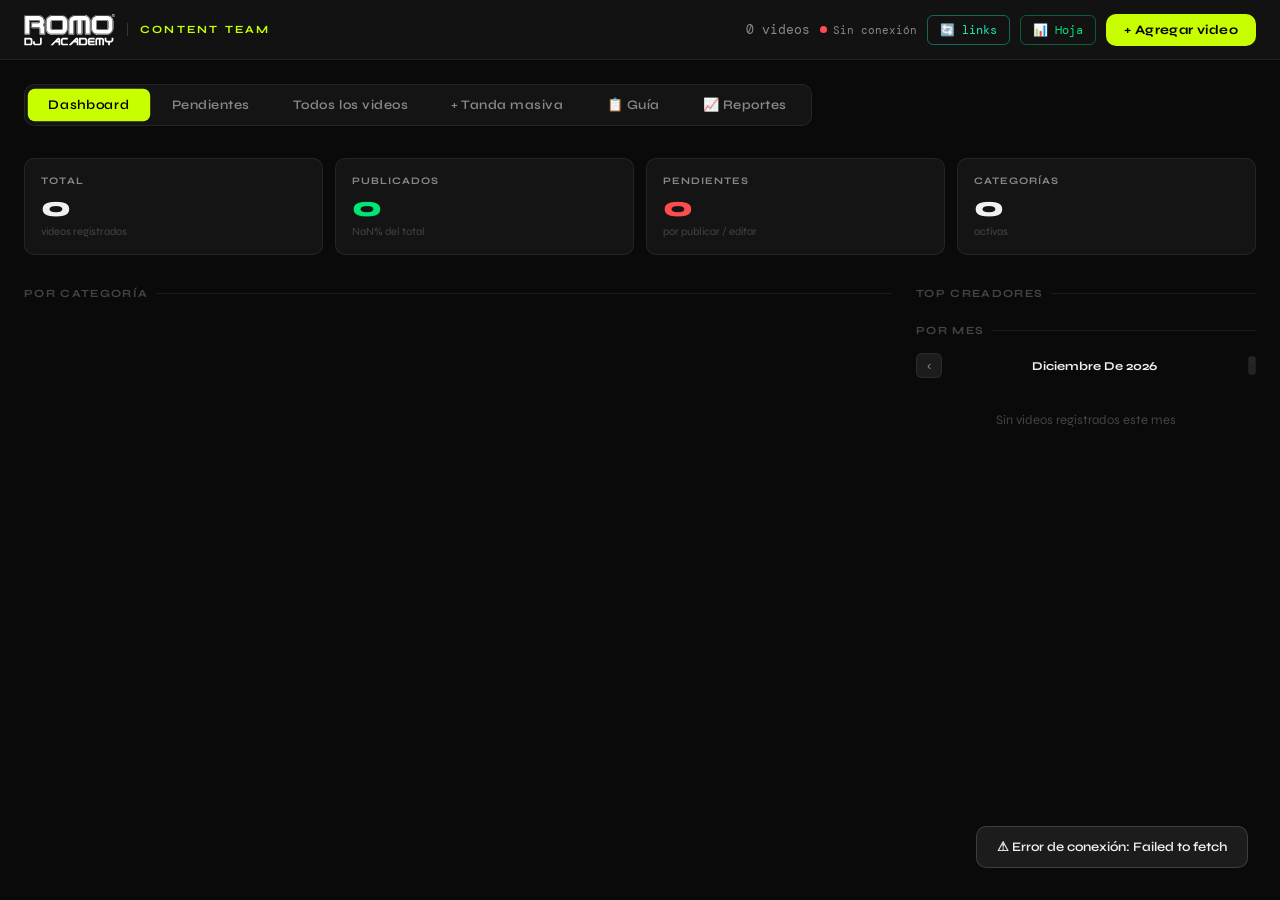
<file: index-anterior.html>
<!DOCTYPE html>
<html lang="es"><head><meta http-equiv="Content-Type" content="text/html; charset=UTF-8">

<meta name="viewport" content="width=device-width, initial-scale=1.0">
<!-- Evita que el navegador se quede con una versión vieja cacheada -->
<meta http-equiv="Cache-Control" content="no-cache, no-store, must-revalidate">
<meta http-equiv="Pragma" content="no-cache">
<meta http-equiv="Expires" content="0">
<title>Content Team ROMO</title>
<link rel="preconnect" href="https://fonts.googleapis.com/">
<link rel="preconnect" href="https://fonts.gstatic.com/" crossorigin="">
<link href="https://fonts.googleapis.com/css2?family=Syne:wght@400..800&family=DM+Mono:wght@300;400;500&display=swap" rel="stylesheet">
<style>
  @keyframes fadeSlideIn { from { opacity:0; transform:translateY(6px); } to { opacity:1; transform:translateY(0); } }
  @keyframes pulseGreen { 0%,100% { box-shadow:0 0 0 0 rgba(0,230,118,0); } 50% { box-shadow:0 0 0 6px rgba(0,230,118,0.15); } }
  @keyframes shimmer { 0% { background-position:-200% 0; } 100% { background-position:200% 0; } }
  @keyframes popIn { 0% { transform:scale(0.85); opacity:0; } 60% { transform:scale(1.06); } 100% { transform:scale(1); opacity:1; } }
  @keyframes spin { to { transform:rotate(360deg); } }

  *, *::before, *::after { box-sizing:border-box; margin:0; padding:0; }
  :root {
    --bg:#0a0a0a; --surface:#141414; --surface2:#1c1c1c; --surface3:#242424;
    --border:rgba(255,255,255,0.07); --border2:rgba(255,255,255,0.15);
    --text:#f0f0f0; --text2:#888; --text3:#444;
    --accent:#c8ff00; --accent-dim:rgba(200,255,0,0.12); --accent-dark:#8fb200;
    --red:#ff4d4d; --red-dim:rgba(255,77,77,0.1);
    --green:#00e676; --green-dim:rgba(0,230,118,0.1);
    --amber:#ffab00; --amber-dim:rgba(255,171,0,0.1);
    --blue:#448aff; --blue-dim:rgba(68,138,255,0.1);
    --pink:#ff4081; --teal:#1de9b6; --purple:#e040fb; --orange:#ff6d00;
    --radius:10px; --radius-lg:16px;
    --font:'Syne',sans-serif; --mono:'DM Mono',monospace;
    --glow-green:0 0 20px rgba(0,230,118,0.25); --glow-accent:0 0 20px rgba(200,255,0,0.2);
  }
  body { background:var(--bg); color:var(--text); font-family:var(--font); min-height:100vh; }
  #app { display:grid; grid-template-rows:auto 1fr; min-height:100vh; }

  /* HEADER */
  header { background:rgba(20,20,20,0.95); backdrop-filter:blur(12px); border-bottom:1px solid var(--border); padding:0 1.5rem; display:flex; align-items:center; justify-content:space-between; height:60px; position:sticky; top:0; z-index:100; }
  .logo-wrap { display:flex; align-items:center; gap:12px; }
  .app-subtitle { font-size:11px; font-weight:700; letter-spacing:0.2em; color:var(--accent); border-left:1px solid var(--border2); padding-left:12px; }
  .header-actions { display:flex; gap:10px; align-items:center; }

  /* TABS */
  .tabs { display:flex; gap:3px; background:var(--surface); border:1px solid var(--border); border-radius:var(--radius); padding:4px; margin-bottom:2rem; width:fit-content; }
  .tab { padding:8px 20px; border-radius:7px; font-family:var(--font); font-size:13px; font-weight:600; cursor:pointer; border:none; background:transparent; color:var(--text2); transition:all 0.2s cubic-bezier(0.34,1.56,0.64,1); letter-spacing:0.04em; }
  .tab.active { background:var(--accent); color:#000; transform:scale(1.02); }
  .tab:hover:not(.active) { background:var(--surface2); color:var(--text); transform:translateY(-1px); }

  /* SUMMARY CARDS */
  .summary-grid { display:grid; grid-template-columns:repeat(auto-fit,minmax(130px,1fr)); gap:12px; margin-bottom:2rem; }
  .stat-card { background:var(--surface); border:1px solid var(--border); border-radius:var(--radius); padding:1rem; transition:all 0.2s; cursor:default; animation:fadeSlideIn 0.3s ease both; }
  .stat-card:hover { border-color:var(--border2); transform:translateY(-2px); box-shadow:0 8px 32px rgba(0,0,0,0.4); }
  .stat-label { font-size:10px; font-weight:700; letter-spacing:0.1em; color:var(--text2); text-transform:uppercase; margin-bottom:6px; }
  .stat-value { font-size:28px; font-weight:800; color:var(--text); line-height:1; }
  .stat-sub { font-size:11px; color:var(--text3); margin-top:4px; }

  /* SECTION TITLE */
  .section-title { font-size:11px; font-weight:700; letter-spacing:0.12em; text-transform:uppercase; color:var(--text3); margin-bottom:1rem; display:flex; align-items:center; gap:8px; }
  .section-title::after { content:''; flex:1; height:1px; background:var(--border); }
  .badge { font-family:var(--mono); font-size:10px; font-weight:500; padding:2px 7px; border-radius:4px; display:inline-flex; align-items:center; }
  .badge-red { background:var(--red-dim); color:var(--red); }
  .badge-green { background:var(--green-dim); color:var(--green); }

  /* CAT CARDS */
  .cat-grid { display:grid; grid-template-columns:repeat(auto-fill,minmax(240px,1fr)); gap:14px; margin-bottom:2rem; }
  .cat-card { background:var(--surface); border:1px solid var(--border); border-radius:var(--radius-lg); padding:1.25rem; cursor:pointer; transition:all 0.25s cubic-bezier(0.34,1.56,0.64,1); animation:fadeSlideIn 0.3s ease both; }
  .cat-card:hover { border-color:var(--border2); background:var(--surface2); transform:translateY(-3px) scale(1.01); box-shadow:0 12px 40px rgba(0,0,0,0.5); }
  .cat-card.has-pending { border-left:3px solid var(--red); }
  .cat-header { display:flex; align-items:center; justify-content:space-between; margin-bottom:12px; }
  .cat-name { font-size:13px; font-weight:700; letter-spacing:0.04em; }
  .cat-dot { width:8px; height:8px; border-radius:50%; flex-shrink:0; }
  .cat-stats { display:flex; gap:16px; margin-bottom:10px; }
  .cat-stat { font-size:11px; color:var(--text2); }
  .cat-stat strong { font-size:20px; font-weight:800; display:block; color:var(--text); }
  .progress-bar { height:4px; background:var(--surface3); border-radius:2px; overflow:hidden; }
  .progress-fill { height:100%; border-radius:2px; transition:width 0.6s cubic-bezier(0.34,1.56,0.64,1); }

  /* ALERTA DE BUFFER — las tarjetas se pintan según el buffer */
  .cat-card.buffer-crit { border:1px solid rgba(255,77,77,0.45); border-left:3px solid var(--red); background:linear-gradient(135deg, rgba(255,77,77,0.15), var(--surface) 60%); }
  .cat-card.buffer-crit:hover { border-color:rgba(255,77,77,0.7); box-shadow:0 12px 40px rgba(255,77,77,0.15); }
  .cat-card.buffer-low { border:1px solid rgba(255,171,0,0.35); border-left:3px solid var(--amber); background:linear-gradient(135deg, rgba(255,171,0,0.10), var(--surface) 60%); }
  .cat-card.buffer-low:hover { border-color:rgba(255,171,0,0.6); box-shadow:0 12px 40px rgba(255,171,0,0.12); }
  .buffer-label { margin-top:12px; font-family:var(--mono); font-size:11px; font-weight:700; padding:7px 10px; border-radius:6px; display:flex; align-items:center; gap:6px; letter-spacing:0.04em; }
  .buffer-label.crit { background:var(--red-dim); color:var(--red); animation:pulseRed 2.5s infinite; }
  .buffer-label.low { background:var(--amber-dim); color:var(--amber); }
  @keyframes pulseRed { 0%,100% { box-shadow:0 0 0 0 rgba(255,77,77,0); } 50% { box-shadow:0 0 0 4px rgba(255,77,77,0.12); } }

  /* REPORTES */
  .rep-toggle { font-family:var(--font); font-size:13px; font-weight:600; padding:8px 16px; border-radius:8px; border:1px solid var(--border); background:var(--surface); color:var(--text2); cursor:pointer; transition:all 0.2s; }
  .rep-toggle.active { background:var(--accent); color:#000; border-color:var(--accent); }
  .rep-row { display:flex; align-items:center; gap:12px; padding:11px 14px; border-radius:10px; background:var(--surface2); border:1px solid var(--border); }
  .rep-row + .rep-row { margin-top:6px; }
  .rep-row.mvp { border-color:rgba(255,215,0,0.4); background:linear-gradient(135deg,rgba(255,215,0,0.1),var(--surface2) 60%); }
  .rep-av { width:34px; height:34px; border-radius:50%; display:flex; align-items:center; justify-content:center; font-weight:800; font-size:12px; flex-shrink:0; }
  .rep-count { font-family:var(--mono); font-weight:800; font-size:22px; }
  .rep-mini { height:5px; border-radius:3px; background:var(--surface3); overflow:hidden; margin-top:4px; }

  /* GUÍA */
  .guia-card { background:var(--surface); border:1px solid var(--border); border-radius:var(--radius-lg); padding:1.4rem 1.5rem; animation:fadeSlideIn 0.3s ease both; }
  .guia-h { font-size:13px; font-weight:800; letter-spacing:0.04em; color:var(--accent); margin-bottom:8px; }
  .guia-p { font-size:13.5px; color:var(--text2); line-height:1.6; }
  .guia-ok, .guia-bad { flex:1; min-width:180px; background:var(--surface2); border:1px solid var(--border); border-radius:var(--radius); padding:12px 14px; display:flex; flex-direction:column; gap:6px; }
  .guia-ok { border-color:rgba(0,230,118,0.25); }
  .guia-bad { border-color:rgba(255,77,77,0.25); }
  .guia-ok .mono, .guia-bad .mono { font-family:var(--mono); font-size:14px; }
  .guia-bad .mono { color:var(--text3); text-decoration:line-through; }
  .guia-tag { font-family:var(--mono); font-size:11px; font-weight:700; letter-spacing:1px; margin-bottom:2px; }
  .guia-catrow { display:flex; align-items:center; gap:10px; background:var(--surface2); border:1px solid var(--border); border-radius:8px; padding:9px 12px; }
  .guia-catrow .code { min-width:44px; font-weight:700; }
  .guia-cfg { background:var(--surface2); border:1px solid var(--border); border-radius:8px; padding:9px 12px; display:flex; flex-direction:column; gap:2px; }
  .guia-cfg span { font-size:10px; color:var(--text3); text-transform:uppercase; letter-spacing:0.08em; }
  .guia-cfg b { font-family:var(--mono); font-size:14px; color:var(--text); }
  .guia-step { display:flex; gap:12px; align-items:flex-start; margin-top:10px; font-size:13px; color:var(--text2); line-height:1.55; }
  .guia-num { min-width:26px; height:26px; border-radius:50%; color:#000; font-weight:800; font-family:var(--mono); display:flex; align-items:center; justify-content:center; font-size:13px; flex-shrink:0; }
  .guia-btn { font-family:var(--mono); font-size:13px; font-weight:700; padding:11px 18px; border-radius:var(--radius); border:1px solid var(--border2); background:var(--surface2); text-decoration:none; display:inline-flex; align-items:center; transition:transform 0.15s; }
  .guia-btn:hover { transform:translateY(-2px); }
  .guia-next-box { background:var(--accent-dim); border:1px solid rgba(200,255,0,0.3); border-radius:var(--radius); padding:16px 18px; display:flex; align-items:center; gap:18px; flex-wrap:wrap; }

  /* PENDING LIST */
  .pending-list { display:flex; flex-direction:column; gap:6px; }
  .pending-item { background:var(--surface); border:1px solid var(--border); border-left:3px solid var(--red); border-radius:var(--radius); padding:10px 14px; display:grid; grid-template-columns:1fr auto auto; gap:12px; align-items:center; transition:all 0.2s; animation:fadeSlideIn 0.25s ease both; }
  .pending-item:hover { border-color:rgba(255,77,77,0.4); background:var(--surface2); transform:translateX(3px); }
  .pi-name { font-family:var(--mono); font-size:13px; font-weight:500; color:var(--text); }
  .pi-cat { font-size:11px; color:var(--text2); }
  .pi-creator { font-size:11px; background:var(--surface3); color:var(--text2); padding:2px 8px; border-radius:4px; font-family:var(--mono); }

  /* STATUS BADGES — clickable toggle */
  .status-pub { display:inline-flex; align-items:center; gap:4px; background:var(--green-dim); color:var(--green); padding:4px 10px; border-radius:5px; font-size:11px; font-weight:600; font-family:var(--mono); border:1px solid transparent; cursor:default; }
  .status-pend { display:inline-flex; align-items:center; gap:4px; background:var(--red-dim); color:var(--red); padding:4px 10px; border-radius:5px; font-size:11px; font-weight:600; font-family:var(--mono); border:1px solid transparent; cursor:pointer; transition:all 0.2s; position:relative; overflow:hidden; }
  .status-pend:hover { background:rgba(255,77,77,0.22); border-color:rgba(255,77,77,0.4); transform:scale(1.05); box-shadow:0 0 12px rgba(255,77,77,0.3); }
  .status-pend:hover::after { content:'→ Publicar'; position:absolute; inset:0; background:rgba(0,230,118,0.9); color:#000; display:flex; align-items:center; justify-content:center; font-size:10px; font-weight:800; letter-spacing:0.04em; }
  .status-dot { width:5px; height:5px; border-radius:50%; background:currentColor; }

  /* PENDING TOGGLE BTN (in pending tab) */
  .toggle-pub-btn { background:var(--red-dim); color:var(--red); border:1px solid rgba(255,77,77,0.3); border-radius:6px; padding:5px 12px; font-family:var(--mono); font-size:11px; font-weight:700; cursor:pointer; transition:all 0.2s; white-space:nowrap; }
  .toggle-pub-btn:hover { background:var(--green-dim); color:var(--green); border-color:rgba(0,230,118,0.4); transform:scale(1.05); box-shadow:var(--glow-green); }

  /* CAT PILL */
  .cat-pill { font-size:11px; padding:2px 8px; border-radius:4px; font-weight:600; display:inline-block; transition:all 0.15s; }

  /* TABLE */
  .table-controls { display:flex; gap:12px; margin-bottom:1.5rem; flex-wrap:wrap; align-items:center; }
  .search-input { background:var(--surface); border:1px solid var(--border); border-radius:var(--radius); padding:9px 14px; color:var(--text); font-family:var(--font); font-size:13px; flex:1; min-width:180px; max-width:300px; outline:none; transition:all 0.2s; }
  .search-input:focus { border-color:var(--accent-dark); box-shadow:0 0 0 2px rgba(200,255,0,0.1); }
  .search-input::placeholder { color:var(--text3); }
  select.filter-select { background:var(--surface); border:1px solid var(--border); border-radius:var(--radius); padding:9px 14px; color:var(--text); font-family:var(--font); font-size:13px; cursor:pointer; outline:none; transition:border-color 0.2s; }
  select.filter-select:hover { border-color:var(--border2); }
  select.filter-select option { background:#1c1c1c; }
  .table-wrap { background:var(--surface); border:1px solid var(--border); border-radius:var(--radius-lg); overflow:auto; }
  table { width:100%; border-collapse:collapse; font-size:13px; min-width:700px; }
  th { background:var(--surface2); padding:10px 14px; text-align:left; font-size:10px; font-weight:700; letter-spacing:0.08em; text-transform:uppercase; color:var(--text2); border-bottom:1px solid var(--border); white-space:nowrap; cursor:pointer; user-select:none; transition:color 0.15s; }
  th:hover { color:var(--accent); }
  td { padding:10px 14px; border-bottom:1px solid var(--border); vertical-align:middle; transition:background 0.15s; }
  tr:last-child td { border-bottom:none; }
  tr { transition:all 0.15s; }
  tr:hover td { background:var(--surface2); }
  tr:hover td:first-child { border-left:2px solid var(--accent); }
  .code { font-family:var(--mono); color:var(--accent); font-size:12px; }
  .link-btn { font-size:11px; background:var(--accent-dim); color:var(--accent); border:1px solid rgba(200,255,0,0.3); padding:3px 8px; border-radius:4px; cursor:pointer; font-family:var(--mono); transition:all 0.2s; white-space:nowrap; }
  .link-btn:hover { background:var(--accent); color:#000; transform:scale(1.05); }
  .has-link { font-size:11px; color:var(--teal); font-family:var(--mono); display:flex; align-items:center; gap:4px; transition:color 0.15s; }
  .has-link:hover { color:#fff; }
  .action-btn { background:transparent; border:1px solid var(--border); border-radius:6px; padding:4px 10px; color:var(--text2); cursor:pointer; font-family:var(--mono); font-size:11px; transition:all 0.2s; }
  .action-btn:hover { border-color:var(--accent-dark); color:var(--accent); transform:scale(1.05); }

  /* CREATOR CARDS */
  .creator-card { background:var(--surface); border:1px solid var(--border); border-radius:var(--radius); padding:12px 16px; margin-bottom:8px; display:flex; align-items:center; gap:12px; transition:all 0.25s cubic-bezier(0.34,1.56,0.64,1); animation:fadeSlideIn 0.3s ease both; }
  .creator-card:hover { border-color:var(--border2); transform:translateX(4px); box-shadow:0 4px 20px rgba(0,0,0,0.4); }
  .creator-rank { font-family:var(--mono); font-size:11px; font-weight:700; color:var(--text3); width:20px; text-align:center; flex-shrink:0; }
  .creator-rank.gold { color:#ffd700; text-shadow:0 0 8px rgba(255,215,0,0.5); }
  .creator-rank.silver { color:#c0c0c0; }
  .creator-rank.bronze { color:#cd7f32; }
  .creator-avatar { width:34px; height:34px; border-radius:50%; display:flex; align-items:center; justify-content:center; font-size:12px; font-weight:700; flex-shrink:0; transition:transform 0.2s; }
  .creator-card:hover .creator-avatar { transform:scale(1.15) rotate(-5deg); }
  .creator-name { font-size:13px; font-weight:700; flex:1; }
  .creator-stats { text-align:right; }
  .creator-total { font-size:20px; font-weight:800; color:var(--text); font-family:var(--mono); line-height:1; }
  .creator-pub { font-size:10px; color:var(--green); font-family:var(--mono); }
  .creator-pend { font-size:10px; color:var(--red); font-family:var(--mono); }
  .creator-bar-wrap { flex:1; }
  .creator-card.has-role { cursor:pointer; }
  .creator-role { font-size:10px; font-family:var(--mono); letter-spacing:0.04em; margin-bottom:5px; opacity:0.85; }
  .creator-chevron { font-size:10px; color:var(--text3); transition:transform 0.25s; display:inline-block; }
  .creator-detail { display:none; width:100%; margin-top:10px; padding-top:10px; border-top:1px solid var(--border); animation:fadeSlideIn 0.25s ease both; }
  .creator-detail-item { font-size:12px; color:var(--text2); line-height:1.6; padding:2px 0; }
  .creator-bar { height:3px; background:var(--surface3); border-radius:2px; margin-top:4px; overflow:hidden; }
  .creator-bar-fill { height:100%; border-radius:2px; transition:width 0.8s cubic-bezier(0.34,1.56,0.64,1); }

  /* MODAL */
  .modal-overlay { display:none; position:fixed; inset:0; background:rgba(0,0,0,0.85); z-index:1000; align-items:center; justify-content:center; padding:1.5rem; backdrop-filter:blur(4px); }
  .modal-overlay.open { display:flex; }
  .modal { background:var(--surface); border:1px solid var(--border2); border-radius:var(--radius-lg); padding:1.75rem; width:100%; max-width:520px; max-height:90vh; overflow-y:auto; animation:popIn 0.25s cubic-bezier(0.34,1.56,0.64,1); }
  .modal-title { font-size:15px; font-weight:800; margin-bottom:1.5rem; display:flex; justify-content:space-between; align-items:center; }
  .modal-close { background:var(--surface2); border:1px solid var(--border); border-radius:6px; padding:4px 10px; color:var(--text2); cursor:pointer; font-size:18px; line-height:1; transition:all 0.15s; }
  .modal-close:hover { color:var(--text); transform:scale(1.1); }
  .form-group { margin-bottom:1rem; }
  .form-label { font-size:10px; font-weight:700; letter-spacing:0.08em; text-transform:uppercase; color:var(--text2); margin-bottom:6px; display:block; }
  .form-input { width:100%; background:var(--surface2); border:1px solid var(--border); border-radius:var(--radius); padding:10px 14px; color:var(--text); font-family:var(--font); font-size:14px; outline:none; transition:all 0.2s; }
  .form-input:focus { border-color:var(--accent-dark); box-shadow:0 0 0 2px rgba(200,255,0,0.08); }
  .form-input::placeholder { color:var(--text3); }
  select.form-input option { background:#1c1c1c; }
  .form-row { display:grid; grid-template-columns:1fr 1fr; gap:12px; }
  .btn-primary { background:var(--accent); color:#000; border:none; border-radius:var(--radius); padding:12px 24px; font-family:var(--font); font-size:14px; font-weight:700; cursor:pointer; width:100%; margin-top:8px; letter-spacing:0.03em; transition:all 0.2s cubic-bezier(0.34,1.56,0.64,1); }
  .btn-primary:hover { transform:scale(1.02); box-shadow:var(--glow-accent); }
  .btn-primary:active { transform:scale(0.97); }
  .btn-secondary { background:transparent; color:var(--text2); border:1px solid var(--border); border-radius:var(--radius); padding:12px 24px; font-family:var(--font); font-size:14px; font-weight:600; cursor:pointer; transition:all 0.2s; }
  .btn-secondary:hover { border-color:var(--border2); color:var(--text); }
  .btn-row { display:grid; grid-template-columns:1fr 1fr; gap:10px; margin-top:8px; }

  /* TOAST */
  .toast { position:fixed; bottom:2rem; right:2rem; background:var(--surface2); border:1px solid var(--border2); border-radius:var(--radius); padding:12px 20px; font-size:13px; font-weight:600; z-index:2000; transform:translateY(100px); opacity:0; transition:all 0.3s cubic-bezier(0.34,1.56,0.64,1); }
  .toast.show { transform:translateY(0); opacity:1; }
  .toast.success { border-color:rgba(0,230,118,0.5); color:var(--green); box-shadow:var(--glow-green); }

  /* MISC */
  .empty { text-align:center; padding:4rem 2rem; color:var(--text3); font-size:14px; }
  .page-label { font-size:13px; color:var(--text2); font-family:var(--mono); }
  main { padding:1.5rem; max-width:1600px; margin:0 auto; width:100%; }

  /* MOBILE / TABLET */
  @media (max-width:768px) {
    header { padding:0 0.75rem; gap:8px; }
    .header-actions { gap:8px; }
    main { padding:1rem 0.85rem 3rem; }
    .tabs { width:100%; justify-content:stretch; }
    .tab { flex:1; text-align:center; padding:10px 8px; font-size:12px; }
    .summary-grid { grid-template-columns:repeat(2,1fr); }
    .cat-grid { grid-template-columns:1fr; }
    #tab-dashboard > div[style*="grid"] { display:flex !important; flex-direction:column; }
    .table-controls { flex-direction:column; align-items:stretch; }
    .search-input { max-width:100%; }
    .form-row { grid-template-columns:1fr; }
    table { font-size:12px; }
    th, td { padding:9px 10px; }
    /* iOS: inputs a 16px para que Safari no haga zoom al enfocar */
    .form-input, .search-input, select.filter-select { font-size:16px; }
    /* botones más grandes para el dedo */
    .link-btn, .action-btn { padding:7px 12px; font-size:12px; }
    .toggle-pub-btn { padding:8px 14px; font-size:12px; }
    .status-pend, .status-pub { padding:6px 12px; }
    /* modal tipo hoja inferior (estilo app nativa) */
    .modal-overlay { padding:0; align-items:flex-end; }
    .modal { max-width:100%; max-height:88dvh; border-radius:var(--radius-lg) var(--radius-lg) 0 0; padding:1.25rem 1.1rem calc(1.5rem + env(safe-area-inset-bottom)); animation:sheetUp 0.28s cubic-bezier(0.34,1.3,0.64,1); }
    .toast { left:1rem; right:1rem; bottom:1rem; text-align:center; }
  }
  @keyframes sheetUp { from { transform:translateY(40%); opacity:0.4; } to { transform:translateY(0); opacity:1; } }

  /* IPHONE */
  @media (max-width:480px) {
    .app-subtitle { display:none; }
    .page-label { display:none; }
    #sync-label { display:none; }
    .btn-primary { padding:8px 12px !important; }
    .tabs { display:grid; grid-template-columns:1fr 1fr; gap:4px; }
    .tab { padding:11px 6px; }
    .stat-value { font-size:24px; }
  }
</style>
</head>
<body>
<div id="app">
  <header>
    <div class="logo-wrap"><img src="[data-uri]" style="height:32px;filter:brightness(1)" alt="ROMO DJ Academy"><span class="app-subtitle">CONTENT TEAM</span></div>
    <div class="header-actions">
      
      <span class="page-label" id="header-count">464 videos</span>
      <div id="sync-status" style="display:flex;align-items:center;gap:6px;font-size:11px;font-family:var(--mono);color:var(--text2)">
        <span id="sync-dot" style="width: 7px; height: 7px; border-radius: 50%; background: rgb(0, 230, 118); display: inline-block; animation: 2s ease 0s infinite normal none running pulseGreen;"></span>
        <span id="sync-label">● En vivo</span>
      </div>
      <button id="nube-header-btn" onclick="openNubeModal()" style="display:none;font-size:12px;padding:6px 12px;border:1px solid rgba(29,233,182,0.4);border-radius:6px;background:transparent;color:var(--teal);font-family:var(--mono);cursor:pointer" title="Abrir la carpeta VIDEOS LISTOS PARA SUBIR en Drive">📤 drive</button>
      <button onclick="sincronizarDrive()" style="font-size:12px;padding:6px 12px;border:1px solid rgba(29,233,182,0.4);border-radius:6px;background:transparent;color:var(--teal);font-family:var(--mono);cursor:pointer" title="Buscar en Drive los videos que se subieron a mano y completar sus links">🔄 links</button>
      <a class="action-btn" href="https://docs.google.com/spreadsheets/d/11nuBTHwAdPg8xraYVLUpsaTEAWaUNhAPL1PIbJuojfE/edit" target="_blank" style="font-size:12px;padding:6px 12px;border-color:rgba(0,230,118,0.35);color:var(--green);text-decoration:none;display:inline-flex;align-items:center" title="Abrir la hoja de cálculo">📊 Hoja</a>
      <button class="btn-primary" style="padding:8px 18px;font-size:13px;width:auto;margin:0" onclick="openAddModal()">+ Agregar video</button>
    </div>
  </header>
  <main>
    <div class="tabs">
      <button class="tab active" onclick="switchTab(&#39;dashboard&#39;)">Dashboard</button>
      <button class="tab" onclick="switchTab(&#39;pendientes&#39;)">Pendientes</button>
      <button class="tab" onclick="switchTab(&#39;videos&#39;)">Todos los videos</button>
      <button class="tab" onclick="switchTab(&#39;tanda&#39;)">+ Tanda masiva</button>
      <button class="tab" onclick="switchTab(&#39;guia&#39;)">📋 Guía</button>
      <button class="tab" onclick="switchTab(&#39;reportes&#39;)">📈 Reportes</button>
    </div>

    <!-- DASHBOARD -->
    <div id="tab-dashboard" style="">
      <div class="summary-grid" id="summary-grid"></div>
      <div style="display:grid;grid-template-columns:1fr 340px;gap:24px;align-items:start">
        <div>
          <div class="section-title">por categoría</div>
          <div class="cat-grid" id="cat-grid" style="grid-template-columns:repeat(auto-fill,minmax(240px,1fr))"></div>
        </div>
        <div>
          <div class="section-title">top creadores</div>
          <div id="top-creators"></div>
          <div class="section-title" style="margin-top:1.5rem">por mes</div>
          <div id="month-panel"></div>
        </div>
      </div>
    </div>

    <!-- PENDIENTES -->
    <div id="tab-pendientes" style="display:none">
      <div style="display:flex;align-items:center;gap:12px;margin-bottom:1.25rem;flex-wrap:wrap">
        <div class="section-title" style="margin:0">Videos pendientes <span id="pend-count" class="badge badge-red">176</span></div>
        <input class="search-input" type="text" id="pend-search" placeholder="Buscar pendiente..." oninput="renderPending()" style="max-width:240px;margin:0">
      </div>
      <div class="pending-list" id="pending-list"></div>
    </div>

    <!-- TODOS LOS VIDEOS -->
    <div id="tab-videos" style="display:none">
      <div class="table-controls">
        <input class="search-input" type="text" placeholder="Buscar por nombre, código, creador..." id="search-input" oninput="renderTable()">
        <select class="filter-select" id="filter-cat" onchange="renderTable()"><option value="">Todas las categorías</option></select>
        <select class="filter-select" id="filter-status" onchange="renderTable()">
          <option value="">Todos los estados</option>
          <option value="PUBLICADO">Publicado</option>
          <option value="PENDIENTE">Pendiente</option>
        </select>
      </div>
      <div class="table-wrap">
        <table id="video-table">
          <thead>
            <tr>
              <th onclick="sortBy(&#39;nombre&#39;)">Código / Nombre ↕</th>
              <th onclick="sortBy(&#39;categoria&#39;)">Categoría ↕</th>
              <th onclick="sortBy(&#39;fecha&#39;)">Fecha ↕</th>
              <th onclick="sortBy(&#39;estado&#39;)">Estado ↕</th>
              <th onclick="sortBy(&#39;creador&#39;)">Creador ↕</th>
              <th>Descripción</th>
              <th>Video</th>
              <th></th>
            </tr>
          </thead>
          <tbody id="table-body"></tbody>
        </table>
      </div>
      <div style="margin-top:12px;display:flex;justify-content:space-between;align-items:center">
        <span class="page-label" id="table-info">464 videos</span>
      </div>
    </div>
    <!-- TANDA MASIVA -->
    <div id="tab-tanda" style="display:none">
      <div style="max-width:680px;margin:0 auto">
        <div style="background:var(--surface);border:1px solid var(--border);border-radius:var(--radius-lg);padding:1.75rem;margin-bottom:1.5rem">
          <div style="font-size:15px;font-weight:800;margin-bottom:4px">Carga masiva de tanda</div>
          <div style="font-size:12px;color:var(--text2);margin-bottom:1.5rem">Registra múltiples videos de un solo golpe. Pon un código por línea.</div>

          <div class="form-row" style="margin-bottom:1rem">
            <div class="form-group" style="margin:0">
              <label class="form-label">Categoría *</label>
              <select class="form-input" id="bulk-cat" onchange="updateBulkHint()"><option value="ESTUDIANTES">ESTUDIANTES</option><option value="DEMOSTRATIVAS">DEMOSTRATIVAS</option><option value="ROMO ROOM">ROMO ROOM</option><option value="RELLENO">RELLENO</option><option value="ROMO DJS">ROMO DJS</option><option value="VIDEOS 360">VIDEOS 360</option><option value="PEDRO ROMO">PEDRO ROMO</option><option value="MINISTERIO DE TRABAJO">MINISTERIO DE TRABAJO</option><option value="VIDEOS IA">VIDEOS IA</option></select>
            </div>
            <div class="form-group" style="margin:0">
              <label class="form-label">Estado</label>
              <select class="form-input" id="bulk-status">
                <option value="PUBLICADO">Publicado</option>
                <option value="PENDIENTE">Pendiente</option>
              </select>
            </div>
          </div>
          <div class="form-row" style="margin-bottom:1rem">
            <div class="form-group" style="margin:0">
              <label class="form-label">Creador del video</label>
              <input class="form-input" type="text" id="bulk-creator" placeholder="MARLONT, KIKE...">
            </div>
            <div class="form-group" style="margin:0">
              <label class="form-label">Fecha de envío</label>
              <input class="form-input" type="date" id="bulk-fecha">
            </div>
          </div>
          <div class="form-group">
            <label class="form-label">Tanda #</label>
            <input class="form-input" type="text" id="bulk-tanda" placeholder="Número de tanda">
          </div>
          <div class="form-group">
            <label class="form-label">Códigos / nombres — uno por línea *</label>
            <textarea class="form-input" id="bulk-codes" rows="8" placeholder="ES 133
ES 134
ES 135
ES 136
..."></textarea>
            <div id="bulk-hint" style="font-size:11px;color:var(--text3);margin-top:6px;font-family:var(--mono);display:flex;justify-content:space-between">
              <span id="bulk-count">0 videos listos para registrar</span>
              <span id="bulk-next-hint"></span>
            </div>
          </div>
          <div style="display:flex;gap:10px;margin-top:4px">
            <button class="btn-secondary" style="flex:1;padding:12px" onclick="previewBulk()">Vista previa</button>
            <button class="btn-primary" style="flex:2;margin:0" onclick="saveBulk()">Registrar tanda ↗</button>
          </div>
          <button id="nube-upload-btn" onclick="openNubeModal()" style="display:none;margin-top:10px;width:100%;background:rgba(29,233,182,0.1);border:1px solid rgba(29,233,182,0.35);border-radius:var(--radius);color:var(--teal);font-weight:700;font-size:13px;padding:12px;cursor:pointer">📤 Abrir la carpeta de Drive</button>
          <div id="nube-upload-hint" style="display:none;font-size:10px;color:var(--text3);margin-top:6px;font-family:var(--mono);text-align:center">Sube los archivos con su código en el nombre (RLL001.mp4, ES 137.mov...) — el ⬇ aparece solo en máx. 10 min</div>
          <div style="display:none">
          </div>
        </div>

        <!-- Preview area -->
        <div id="bulk-preview" style="display:none;background:var(--surface);border:1px solid var(--border);border-radius:var(--radius-lg);padding:1.5rem">
          <div style="font-size:13px;font-weight:700;margin-bottom:12px;color:var(--text2)">Vista previa</div>
          <div id="bulk-preview-list"></div>
        </div>
      </div>
    </div>

    <!-- GUÍA -->
    <div id="tab-guia" style="display:none">
      <div style="max-width:900px;margin:0 auto;display:flex;flex-direction:column;gap:22px">

        <!-- 1. NOMENCLATURA -->
        <div class="guia-card">
          <div class="guia-h">1 · Regla de oro del nombre</div>
          <p class="guia-p">Cada video se llama con el <b style="color:var(--text)">código de su categoría + 3 números, todo pegado</b>. Ese nombre tiene que ser <b style="color:var(--text)">idéntico</b> al registrar en ROMO CONT y al exportar en CapCut — así el link de descarga funciona 100%.</p>
          <div style="display:flex;gap:14px;flex-wrap:wrap;margin-top:12px">
            <div class="guia-ok"><div class="guia-tag" style="color:var(--green)">✅ ASÍ SÍ</div><span class="mono">RLL085</span><span class="mono">ES140</span><span class="mono">DM037</span></div>
            <div class="guia-bad"><div class="guia-tag" style="color:var(--red)">❌ ASÍ NO</div><span class="mono">RLL 085</span><span class="mono">RLL0085</span><span class="mono">RLL85</span></div>
          </div>
          <div style="font-size:11px;color:var(--text3);margin-top:10px;font-family:var(--mono)">Sin espacios · siempre 3 números (nunca 4) · el mismo nombre en CapCut y en ROMO CONT</div>
        </div>

        <!-- 2. CATEGORÍAS -->
        <div class="guia-card">
          <div class="guia-h">2 · Qué significa cada código</div>
          <div id="guia-cats" style="display:grid;grid-template-columns:repeat(auto-fill,minmax(240px,1fr));gap:8px;margin-top:10px"></div>
        </div>

        <!-- 3. SIGUIENTE NÚMERO -->
        <div class="guia-card">
          <div class="guia-h">3 · ¿Qué número me toca?</div>
          <p class="guia-p">Antes de editar, revisa cuál fue el último número de tu categoría. El sistema te dice el siguiente automáticamente:</p>
          <div style="display:flex;gap:10px;align-items:center;flex-wrap:wrap;margin-top:12px">
            <select id="guia-cat-select" class="form-input" style="max-width:280px" onchange="calcNext()"></select>
          </div>
          <div id="guia-next-result" style="margin-top:14px"></div>
        </div>

        <!-- 4. EXPORTAR CAPCUT -->
        <div class="guia-card">
          <div class="guia-h">4 · Cómo exportar en CapCut</div>
          <p class="guia-p"><b style="color:var(--text)">Siempre</b> con esta configuración exacta:</p>
          <div style="display:grid;grid-template-columns:repeat(auto-fill,minmax(150px,1fr));gap:8px;margin:12px 0">
            <div class="guia-cfg"><span>Resolución</span><b>1080P</b></div>
            <div class="guia-cfg"><span>Tasa de bits</span><b>Recomendado</b></div>
            <div class="guia-cfg"><span>Códec</span><b>H.264</b></div>
            <div class="guia-cfg"><span>Formato</span><b>mp4</b></div>
            <div class="guia-cfg"><span>FPS</span><b>30fps</b></div>
          </div>
          <div class="guia-h" style="font-size:12px;margin-top:16px">📤 Se exporta 2 VECES el mismo video:</div>
          <div class="guia-step"><span class="guia-num" style="background:var(--teal)">1</span><div><b style="color:var(--text)">Con voz</b> — la versión completa: texto (técnica del cambio), el efecto en el cambio y el off "clase de DJ gratis para Quito". <br><span style="color:var(--teal)">→ Va a la carpeta VIDEOS LISTOS PARA SUBIR del Drive.</span></div></div>
          <div class="guia-step"><span class="guia-num" style="background:var(--amber)">2</span><div><b style="color:var(--text)">Sin voz</b> — el MISMO video pero quitando <b>todo lo que diga "Quito"</b> (el off o cualquier texto). Sirve para cuando la academia se expanda a otras ciudades. <br><span style="color:var(--amber)">→ Se sube a la carpeta SIN VOZ.</span></div></div>
        </div>

        <!-- 5. RECURSOS -->
        <div class="guia-card">
          <div class="guia-h">5 · Recursos y carpetas de la nube</div>
          <p class="guia-p">Descarga los audios y recursos antes de editar. Y ten a mano las carpetas de subida:</p>
          <div style="display:flex;gap:10px;flex-wrap:wrap;margin-top:12px">
            <a class="guia-btn" href="https://friendship-tampa-tension-frontier.trycloudflare.com/files/ROMODJ%20VAUL/Material%20Romo/" target="_blank" style="border-color:rgba(200,255,0,0.4);color:var(--accent)">🎵 Descargar audios y recursos</a>
            <a class="guia-btn" href="https://drive.google.com/drive/folders/1EwH6F6YbSBHkoCqHfnp9jLI3nD79HN8L" target="_blank" style="border-color:rgba(255,171,0,0.4);color:var(--amber)">📁 Carpeta SIN VOZ</a>
            <button class="guia-btn" onclick="openNubeModal()" style="border-color:rgba(29,233,182,0.4);color:var(--teal);background:transparent;cursor:pointer">📤 Abrir Drive (listos para subir)</button>
          </div>
        </div>

      </div>
    </div>

    <!-- REPORTES -->
    <div id="tab-reportes" style="display:none">
      <div style="max-width:920px;margin:0 auto">
        <div style="display:flex;gap:8px;margin-bottom:14px;align-items:center;flex-wrap:wrap">
          <button id="rep-semana" class="rep-toggle active" onclick="setReporte('semana')">Semanal</button>
          <button id="rep-mes" class="rep-toggle" onclick="setReporte('mes')">Mensual</button>
          <div style="flex:1"></div>
          <button class="rep-toggle" onclick="repNav(-1)" title="Anterior">‹</button>
          <span id="rep-label" style="font-family:var(--mono);font-size:12px;color:var(--text);min-width:170px;text-align:center"></span>
          <button id="rep-next" class="rep-toggle" onclick="repNav(1)" title="Siguiente">›</button>
        </div>
        <div id="reportes-body"></div>
      </div>
    </div>

  </main>
</div>

<!-- ADD MODAL -->
<div class="modal-overlay" id="add-modal">
  <div class="modal">
    <div class="modal-title">Agregar video <button class="modal-close" onclick="closeModal(&#39;add-modal&#39;)">×</button></div>
    <div class="form-row">
      <div class="form-group">
        <label class="form-label">Categoría *</label>
        <select class="form-input" id="new-cat" onchange="updateCodeHint()">
          <option value="">Seleccionar...</option>
        <option value="ESTUDIANTES">ESTUDIANTES</option><option value="DEMOSTRATIVAS">DEMOSTRATIVAS</option><option value="ROMO ROOM">ROMO ROOM</option><option value="RELLENO">RELLENO</option><option value="ROMO DJS">ROMO DJS</option><option value="VIDEOS 360">VIDEOS 360</option><option value="PEDRO ROMO">PEDRO ROMO</option><option value="MINISTERIO DE TRABAJO">MINISTERIO DE TRABAJO</option><option value="VIDEOS IA">VIDEOS IA</option></select>
      </div>
      <div class="form-group">
        <label class="form-label">Estado *</label>
        <select class="form-input" id="new-status">
          <option value="PENDIENTE">Pendiente</option>
          <option value="PUBLICADO">Publicado</option>
        </select>
      </div>
    </div>
    <div class="form-group">
      <label class="form-label">Nombre / Código *</label>
      <input class="form-input" type="text" id="new-nombre" placeholder="Ej: ES 133, RLL0083..." oninput="updateCodeHint()">
      <div id="code-hint" style="font-size:11px;color:var(--text3);margin-top:4px;font-family:var(--mono)"></div>
    </div>
    <div class="form-row">
      <div class="form-group">
        <label class="form-label">Creador del video</label>
        <input class="form-input" type="text" id="new-creator" placeholder="MARLONT, KIKE...">
      </div>
      <div class="form-group">
        <label class="form-label">Fecha envío</label>
        <input class="form-input" type="date" id="new-fecha">
      </div>
    </div>
    <div class="form-group">
      <label class="form-label">Link de TikTok publicado 🎵</label>
      <input class="form-input" type="text" id="new-link" placeholder="https://www.tiktok.com/...">
    </div>
    <div class="form-group">
      <label class="form-label">Descripción TikTok 📝</label>
      <textarea class="form-input" id="new-descripcion" rows="3" placeholder="Caption para TikTok / IG: texto, hashtags..."></textarea>
    </div>
    <div class="form-row">
      <div class="form-group">
        <label class="form-label">Vistas alcanzadas 👁</label>
        <input class="form-input" type="number" id="new-vistas" placeholder="0" min="0">
      </div>
      <div class="form-group">
        <label class="form-label">Tanda</label>
        <input class="form-input" type="text" id="new-tanda" placeholder="Número de tanda">
      </div>
    </div>
    <button id="nube-add-btn" onclick="openNubeModal()" style="display:none;width:100%;margin-bottom:10px;background:rgba(29,233,182,0.1);border:1px solid rgba(29,233,182,0.35);border-radius:var(--radius);color:var(--teal);font-weight:700;font-size:13px;padding:11px;cursor:pointer">📤 Abrir la carpeta de Drive</button>
    <div class="btn-row">
      <button class="btn-secondary" onclick="closeModal(&#39;add-modal&#39;)">Cancelar</button>
      <button class="btn-primary" style="margin:0" onclick="addVideo()">Guardar video</button>
    </div>
  </div>
</div>

<!-- DETAIL / EDIT MODAL -->
<div class="modal-overlay" id="detail-modal">
  <div class="modal">
    <div class="modal-title" id="detail-title">Detalle <button class="modal-close" onclick="closeModal(&#39;detail-modal&#39;)">×</button></div>
    <div id="detail-body"></div>
  </div>
</div>

<div class="toast" id="toast">CSV exportado ✓ — 464 videos</div>

<script>
const CATEGORIES = {
  'ESTUDIANTES':        { color: '#448aff', prefix: 'ES' },
  'DEMOSTRATIVAS':      { color: '#c8ff00', prefix: 'DM' },
  'ROMO ROOM':          { color: '#e040fb', prefix: 'RR' },
  'RELLENO':            { color: '#888', prefix: 'RLL' },
  'ROMO DJS':           { color: '#ff6d00', prefix: 'RDJ' },
  'VIDEOS 360':         { color: '#1de9b6', prefix: '360' },
  'PEDRO ROMO':         { color: '#ff4081', prefix: 'PDR' },
  'MINISTERIO DE TRABAJO': { color: '#ffab00', prefix: 'MDT' },
  'VIDEOS IA':          { color: '#a78bfa', prefix: 'IA' },
};


// ===== GOOGLE SHEETS CONFIG =====
// Pega aqui la URL de tu Apps Script desplegado como Web App:
const SCRIPT_URL = 'https://script.google.com/macros/s/AKfycbxXMj7tetNujWtLkvyaFQfRJlJfn_MduZP6uDt24lzjznjlY8w0PQ4St1kOqt5Yx6Tb/exec';
// Carpeta del Drive de 5TB donde viven los videos listos para subir. Es fija:
// se acabó lo de reescribir esta línea cada vez que el túnel cambiaba de nombre.
const NUBE_INBOX_DEFAULT = 'https://drive.google.com/drive/folders/1RkbNGYLg6RZaTDhCs7sxThXwMJc-T767';
// ================================

let videos = [];
let sortKey = 'fecha';
let sortDir = -1;
let editingId = null;

// ---- GOOGLE SHEETS API (Apps Script) ----
async function apiGet() {
  const res = await fetch(SCRIPT_URL);
  if (!res.ok) throw new Error('HTTP ' + res.status);
  const data = await res.json();
  if (data.error) throw new Error(data.error);
  // Google Sheets convierte fechas a Date; normalizar a YYYY-MM-DD
  data.forEach(v => {
    if (v.fecha && /^\w{3} \w{3} \d{1,2} \d{4}/.test(v.fecha)) {
      const d = new Date(v.fecha);
      if (!isNaN(d)) v.fecha = d.getFullYear() + '-' + String(d.getMonth()+1).padStart(2,'0') + '-' + String(d.getDate()).padStart(2,'0');
    }
  });
  // Fila de configuración de la nube (la escribe nube-sync): no es un video
  const cfg = data.find(v => v.id === 'CONFIG_NUBE');
  // Usa CONFIG_NUBE si existe; si no, el link fijo (así los botones siempre aparecen)
  window.NUBE_INBOX = (cfg && cfg.link) ? cfg.link : NUBE_INBOX_DEFAULT;
  actualizarBotonNube();
  return data.filter(v => v.id !== 'CONFIG_NUBE');
}

// En Drive el link de un archivo es un ID que Google inventa: no se puede
// adivinar como se hacía con la nube vieja. Por eso al registrar un video se
// deja el link VACÍO y lo pone quien sabe que el archivo existe de verdad
// (ROMO CAMBIOS al terminar de subirlo, o el robot sincronizarDrive cada 10
// min para lo que se sube a mano). Un ⬇ solo aparece si hay archivo detrás.
function buildNubeLink() { return ''; }

// ¿Este link apunta a un archivo descargable? (Drive nuevo o nube vieja)
function esArchivo(u) {
  return !!u && (u.includes('drive.google.com/uc') || u.includes('drive.google.com/file') || u.includes('/files/'));
}

function actualizarBotonNube() {
  const hay = !!window.NUBE_INBOX;
  const btn = document.getElementById('nube-upload-btn');
  const hint = document.getElementById('nube-upload-hint');
  const hbtn = document.getElementById('nube-header-btn');
  const abtn = document.getElementById('nube-add-btn');
  if (btn) btn.style.display = hay ? 'block' : 'none';
  if (hint) hint.style.display = hay ? 'block' : 'none';
  if (hbtn) hbtn.style.display = hay ? 'inline-block' : 'none';
  if (abtn) abtn.style.display = hay ? 'block' : 'none';
}

// Abre la carpeta de Drive en una pestaña.
// Ya no va embebida: Google bloquea Drive dentro de un iframe (X-Frame-Options),
// así que el modal solo mostraría un cuadro en blanco.
function openNubeModal() {
  window.open(window.NUBE_INBOX || NUBE_INBOX_DEFAULT, '_blank');
}

// Le pide al Apps Script que revise la carpeta de Drive y complete los links
// que falten (los archivos que alguien subió a mano).
async function sincronizarDrive() {
  showToast('Revisando la carpeta de Drive…');
  try {
    const r = await apiPost('drive', {});
    videos = await apiGet();
    renderActiveTab();
    showToast(`✓ ${r.escritos||0} links nuevos · ${r.archivos||0} archivos en Drive`, true);
  } catch (e) {
    showToast('No se pudo sincronizar: ' + e.message);
  }
}

async function apiPost(action, payload) {
  // text/plain evita el preflight CORS que Apps Script no soporta
  const res = await fetch(SCRIPT_URL, {
    method: 'POST',
    headers: { 'Content-Type': 'text/plain;charset=utf-8' },
    body: JSON.stringify({ action, ...payload })
  });
  if (!res.ok) throw new Error('HTTP ' + res.status);
  const data = await res.json();
  if (data.error) throw new Error(data.error);
  return data;
}

// Dibuja SOLO la pestaña visible (arranque rápido: no pinta las 300+ filas si no se ven)
function renderActiveTab() {
  const el = document.querySelector('.tab.active');
  const t = el ? el.textContent : '';
  if (t.includes('Dashboard')) renderDashboard();
  else if (t.includes('Pendientes')) renderPending();
  else if (t.includes('videos') || t.includes('Videos')) renderTable();
  else if (t.includes('Guía')) renderGuia();
  else if (t.includes('Reportes')) renderReportes();
  else renderDashboard();
}

async function initData() {
  setSyncStatus('syncing');
  window.NUBE_INBOX = window.NUBE_INBOX || NUBE_INBOX_DEFAULT;
  // 1) Mostrar al instante lo último cacheado (se siente inmediato al abrir)
  try {
    const cache = localStorage.getItem('romocont_cache');
    if (cache) {
      videos = JSON.parse(cache);
      populateFilterCat();
      renderActiveTab();
    }
  } catch(e) {}
  // 2) Traer los datos frescos y refrescar
  try {
    videos = await apiGet();
    try { localStorage.setItem('romocont_cache', JSON.stringify(videos)); } catch(e) {}
    setSyncStatus('ok');
  } catch(e) {
    console.error('Sheets error:', e);
    setSyncStatus(videos.length ? 'ok' : 'error');
    if (!videos.length) { showToast('⚠ Error de conexión: ' + e.message); videos = []; }
  }
  populateFilterCat();
  renderActiveTab();
  startRealtime();
}

async function saveVideo(vid) {
  try {
    await apiPost('update', { video: vid });
  } catch(e) {
    console.error('saveVideo error:', e);
    showToast('⚠ Error guardando: ' + e.message);
  }
}

async function insertVideo(vid) {
  try {
    await apiPost('insert', { video: vid });
  } catch(e) {
    console.error('insertVideo error:', e);
    showToast('⚠ Error guardando: ' + e.message);
  }
}

async function deleteVideoFromDB(id) {
  try {
    await apiPost('delete', { id });
  } catch(e) {
    console.error('deleteVideo error:', e);
  }
}

function setSyncStatus(state) {
  const dot = document.getElementById('sync-dot');
  const label = document.getElementById('sync-label');
  const wrap = document.getElementById('sync-status');
  if (!dot) return;
  wrap.style.display = 'flex';
  const map = {
    idle: ['#444','● En vivo'],
    syncing: ['#ffab00','Sincronizando...'],
    ok: ['#00e676','● En vivo'],
    error: ['#ff4d4d','Sin conexión']
  };
  const [color, text] = map[state] || map.idle;
  dot.style.background = color;
  if (state === 'ok') dot.style.animation = 'pulseGreen 2s infinite';
  else dot.style.animation = '';
  label.textContent = text;
}

let _lastHash = '';
function hashVideos(arr) {
  return arr.map(v => v.id + v.estado + (v.creador||'') + (v.link||'') + (v.tiktok||'') + (v.vistas||'') + (v.descripcion||'')).join('|');
}

function startRealtime() {
  _lastHash = hashVideos(videos);
  setInterval(async () => {
    try {
      const data = await apiGet();
      const newHash = hashVideos(data);
      if (newHash === _lastHash) { setSyncStatus('ok'); return; }
      _lastHash = newHash;
      videos = data;
      const activeTabEl = document.querySelector('.tab.active');
      const activeTab = activeTabEl ? activeTabEl.textContent.trim() : '';
      renderDashboard();
      if (activeTab.includes('Pendientes')) renderPending();
      if (activeTab.includes('videos') || activeTab.includes('Videos')) renderTable();
      setSyncStatus('ok');
    } catch(e) {
      setSyncStatus('error');
    }
  }, 60000);
}


function getCatColor(cat) {
  return (CATEGORIES[cat] || {color:'#888'}).color;
}

function catPill(cat) {
  const c = getCatColor(cat);
  return `<span class="cat-pill" style="background:${c}22;color:${c}">${cat}</span>`;
}

function statusBadge(estado) {
  if (estado === 'PUBLICADO') return `<span class="status-pub"><span class="status-dot"></span>Publicado</span>`;
  return `<span class="status-pend"><span class="status-dot"></span>Pendiente</span>`;
}

// ---- TABS ----
function switchTab(tab) {
  const tabs = ['dashboard','pendientes','videos','tanda','guia','reportes'];
  tabs.forEach(t => {
    document.getElementById('tab-'+t).style.display = t===tab?'':'none';
  });
  document.querySelectorAll('.tab').forEach((el,i) => {
    el.classList.toggle('active', tabs[i]===tab);
  });
  if (tab==='dashboard') renderDashboard();
  if (tab==='pendientes') renderPending();
  if (tab==='videos') renderTable();
  if (tab==='guia') renderGuia();
  if (tab==='reportes') renderReportes();
}

// ---- REPORTES ----
let reportePeriodo = 'semana';
let reporteOffset = 0; // 0 = actual, -1 = anterior, etc.

function startOfWeek() {
  const d = new Date(); d.setHours(0,0,0,0);
  const lunes = (d.getDay() + 6) % 7; // 0 = lunes
  d.setDate(d.getDate() - lunes);
  return d;
}

function semanaRango(offset) {
  const start = startOfWeek();
  start.setDate(start.getDate() + offset * 7);
  const end = new Date(start); end.setDate(end.getDate() + 7);
  return { start, end };
}

// Cuenta videos ENVIADOS por creador en el periodo (por fecha de envío)
function produccionEnPeriodo(periodo, offset) {
  offset = offset || 0;
  const map = {};
  const rango = periodo === 'semana' ? semanaRango(offset) : null;
  const mes = periodo === 'mes' ? getMonthKey(null, offset) : null;
  videos.forEach(v => {
    const c = (v.creador || '').trim().toUpperCase();
    if (!c) return;
    let dentro;
    if (periodo === 'semana') { const d = parseFecha(v.fecha); dentro = d && d >= rango.start && d < rango.end; }
    else { dentro = getVideoMonthKey(v) === mes; }
    if (dentro) map[c] = (map[c] || 0) + 1;
  });
  return map;
}

function periodoLabel() {
  if (reportePeriodo === 'semana') {
    const { start, end } = semanaRango(reporteOffset);
    const fin = new Date(end); fin.setDate(fin.getDate() - 1);
    const fmt = d => d.getDate() + ' ' + d.toLocaleString('es-ES', { month: 'short' }).replace('.', '');
    const pre = reporteOffset === 0 ? 'Esta semana' : reporteOffset === -1 ? 'Semana pasada' : `Hace ${-reporteOffset} sem`;
    return `${pre} · ${fmt(start)}–${fmt(fin)}`;
  } else {
    const d = new Date(); d.setDate(1); d.setMonth(d.getMonth() + reporteOffset);
    const pre = reporteOffset === 0 ? '' : reporteOffset === -1 ? 'Mes pasado · ' : '';
    return pre + d.toLocaleString('es-ES', { month: 'long', year: 'numeric' });
  }
}

function setReporte(p) {
  reportePeriodo = p;
  reporteOffset = 0; // al cambiar de vista, volver al actual
  document.getElementById('rep-semana').classList.toggle('active', p === 'semana');
  document.getElementById('rep-mes').classList.toggle('active', p === 'mes');
  renderReportes();
}

function repNav(dir) {
  reporteOffset = Math.min(0, reporteOffset + dir); // no navegar al futuro
  renderReportes();
}

function renderReportes() {
  const body = document.getElementById('reportes-body');
  if (!body) return;
  const esSemana = reportePeriodo === 'semana';
  const lbl = document.getElementById('rep-label');
  if (lbl) lbl.textContent = periodoLabel();
  const nextBtn = document.getElementById('rep-next');
  if (nextBtn) { nextBtn.style.opacity = reporteOffset === 0 ? '0.3' : '1'; nextBtn.style.pointerEvents = reporteOffset === 0 ? 'none' : 'auto'; }
  const prod = produccionEnPeriodo(reportePeriodo, reporteOffset);
  const ordenado = Object.entries(prod).sort((a, b) => b[1] - a[1]);

  // --- Producción del equipo (con MVP y meta de cuota) ---
  let equipoHTML;
  if (!ordenado.length) {
    equipoHTML = `<div class="empty" style="padding:2rem">Nadie ha enviado videos ${esSemana ? 'esta semana' : 'este mes'} todavía</div>`;
  } else {
    const colores = ['#c8ff00','#448aff','#e040fb','#ff6d00','#1de9b6','#ff4081'];
    equipoHTML = ordenado.map(([name, count], i) => {
      const color = colores[i % colores.length];
      const esMVP = i === 0 && count > 0;
      const meta = QUOTA_MENSUAL[name] ? (esSemana ? QUOTA_MENSUAL[name] / 4 : QUOTA_MENSUAL[name]) : null;
      const pct = meta ? Math.min(100, count / meta * 100) : 0;
      const cumplido = meta && count >= meta;
      return `<div class="rep-row ${esMVP ? 'mvp' : ''}">
        <span style="font-family:var(--mono);color:var(--text3);width:22px;text-align:center">${esMVP ? '🏆' : '#' + (i + 1)}</span>
        <div class="rep-av" style="background:${color}22;color:${color}">${name.slice(0,2)}</div>
        <div style="flex:1">
          <div style="font-weight:700;font-size:14px">${name}</div>
          ${meta ? `<div class="rep-mini"><div style="height:100%;width:${pct}%;background:${cumplido ? 'var(--green)' : color}"></div></div>
            <div style="font-size:10px;font-family:var(--mono);color:${cumplido ? 'var(--green)' : 'var(--text3)'};margin-top:2px">meta ${esSemana ? 'semanal' : 'mensual'}: ${count}/${meta} ${cumplido ? '✅' : ''}</div>`
            : `<div style="font-size:10px;font-family:var(--mono);color:var(--text3);margin-top:2px">sin meta fija</div>`}
        </div>
        <div style="text-align:right">
          <div class="rep-count" style="color:${color}">${count}</div>
          <div style="font-size:9px;color:var(--text3);font-family:var(--mono)">enviados</div>
        </div>
      </div>`;
    }).join('');
  }

  // --- Categorías débiles / qué falta producir ---
  const cats = [...new Set(videos.map(v => v.categoria))].filter(Boolean).map(cat => {
    const cv = videos.filter(v => v.categoria === cat);
    const pend = cv.filter(v => v.estado === 'PENDIENTE').length;
    return { cat, pend, total: cv.length, buf: bufferLevel(pend) };
  }).sort((a, b) => a.pend - b.pend);
  const emoji = { crit: '🔴', low: '🟠', ok: '🟢' };
  const bufColor = { crit: 'var(--red)', low: 'var(--amber)', ok: 'var(--green)' };
  const debilesHTML = cats.map(c => `<div class="rep-row">
      <span>${emoji[c.buf]}</span>
      <span style="flex:1;font-weight:700;font-size:13px;color:${getCatColor(c.cat)}">${c.cat}</span>
      <span style="font-family:var(--mono);font-size:12px;color:${bufColor[c.buf]}">${c.pend === 0 ? 'sin buffer' : c.pend + ' en buffer'}</span>
      <button class="link-btn" onclick="filterByCat('${c.cat}')">ver →</button>
    </div>`).join('');

  body.innerHTML = `
    <div class="guia-card" style="margin-bottom:22px">
      <div class="guia-h">🏆 Producción del equipo — ${periodoLabel()}</div>
      <p class="guia-p" style="margin-bottom:14px">Cuántos videos envió cada quien en ${esSemana ? 'la semana' : 'el mes'}. El de arriba es el MVP.</p>
      ${equipoHTML}
    </div>
    <div class="guia-card">
      <div class="guia-h">🚨 Qué falta producir — categorías más débiles <span style="color:var(--text3);font-weight:500;letter-spacing:0">(ahora mismo)</span></div>
      <p class="guia-p" style="margin-bottom:14px">Estado actual del buffer, de la más urgente (sin buffer) a la más sana. Para repartir el trabajo y para la prioridad con Kike.</p>
      ${debilesHTML}
    </div>`;
}

// ---- GUÍA ----
function renderGuia() {
  // Tabla de categorías
  const cont = document.getElementById('guia-cats');
  if (cont) {
    cont.innerHTML = Object.entries(CATEGORIES).map(([name, c]) =>
      `<div class="guia-catrow">
        <span class="cat-dot" style="background:${c.color}"></span>
        <span class="code" style="color:${c.color}">${c.prefix}</span>
        <span style="font-size:12.5px">${name}</span>
      </div>`).join('');
  }
  // Selector de categorías para el siguiente número
  const sel = document.getElementById('guia-cat-select');
  if (sel && !sel.dataset.filled) {
    sel.innerHTML = '<option value="">Elige tu categoría...</option>' +
      Object.keys(CATEGORIES).map(n => `<option value="${n}">${n} (${CATEGORIES[n].prefix})</option>`).join('');
    sel.dataset.filled = '1';
  }
}

// Calcula el siguiente número disponible de una categoría (formato PREFIJO+3 dígitos)
function nextNumber(catName) {
  const prefix = CATEGORIES[catName].prefix;
  const re = new RegExp('^' + prefix.replace(/[.*+?^${}()|[\]\\]/g,'\\$&') + '(\\d+)$');
  let max = 0, count = 0;
  videos.forEach(v => {
    const n = (v.nombre || '').toUpperCase().replace(/\s+/g,'');
    const m = n.match(re);
    if (m) { count++; max = Math.max(max, parseInt(m[1])); }
  });
  return { prefix, last: max, count, next: prefix + String(max + 1).padStart(3, '0') };
}

function calcNext() {
  const cat = document.getElementById('guia-cat-select').value;
  const box = document.getElementById('guia-next-result');
  if (!cat) { box.innerHTML = ''; return; }
  const r = nextNumber(cat);
  const color = getCatColor(cat);
  box.innerHTML = `<div class="guia-next-box">
    <div>
      <div style="font-size:10px;color:var(--text3);font-family:var(--mono);text-transform:uppercase;letter-spacing:0.08em">Te toca hacer</div>
      <div style="font-family:var(--mono);font-size:30px;font-weight:800;color:${color};line-height:1.1">${r.next}</div>
    </div>
    <div style="font-size:12px;color:var(--text2);font-family:var(--mono);line-height:1.7">
      ${r.count ? `último registrado: <b style="color:var(--text)">${r.prefix}${String(r.last).padStart(3,'0')}</b><br>` : 'aún no hay videos con este formato<br>'}
      exporta y nómbralo <b style="color:${color}">${r.next}</b>
    </div>
  </div>`;
}

// ---- DASHBOARD ----
const CREATOR_COLORS = ['#c8ff00','#448aff','#e040fb','#ff6d00','#1de9b6','#ff4081','#ffab00','#ff4d4d','#a78bfa'];

function getMonthName(offset=0) {
  const d = new Date();
  d.setMonth(d.getMonth() + offset);
  return d.toLocaleString('es-ES', {month:'long', year:'numeric'});
}

function getMonthKey(dateStr, offset=0) {
  // offset: 0 = current month, -1 = previous, etc.
  const now = new Date();
  const target = new Date(now.getFullYear(), now.getMonth() + offset, 1);
  return `${target.getFullYear()}-${String(target.getMonth()+1).padStart(2,'0')}`;
}

function parseFecha(fechaStr) {
  if (!fechaStr) return null;
  // Handle ISO format YYYY-MM-DD directly
  if (/^\d{4}-\d{2}-\d{2}$/.test(fechaStr.trim())) {
    const [y,m,d] = fechaStr.split('-').map(Number);
    return new Date(y, m-1, d);
  }
  const meses = {enero:0,febrero:1,marzo:2,abril:3,mayo:4,junio:5,julio:6,agosto:7,septiembre:8,octubre:9,noviembre:10,diciembre:11};
  const parts = fechaStr.toLowerCase().replace(/de\s+/g,' ').replace(/[^a-z0-9\s]/g,'').trim().split(/\s+/);
  let day = 1, month = -1, year = -1;
  parts.forEach(p => {
    if (meses[p] !== undefined) month = meses[p];
    else if (/^20\d\d$/.test(p)) year = parseInt(p);
    else if (/^\d{1,2}$/.test(p)) day = parseInt(p);
  });
  if (month === -1 || year === -1) return null;
  return new Date(year, month, day);
}

function formatFechaDisplay(fechaStr) {
  if (!fechaStr) return '—';
  const d = parseFecha(fechaStr);
  if (!d) return fechaStr;
  return d.toLocaleDateString('es-ES', {day:'numeric', month:'short', year:'numeric'});
}

function getFechaIso(fechaStr) {
  if (!fechaStr) return '';
  const d = parseFecha(fechaStr);
  if (!d) return '';
  return `${d.getFullYear()}-${String(d.getMonth()+1).padStart(2,'0')}-${String(d.getDate()).padStart(2,'0')}`;
}

function getVideoMonthKey(v) {
  const d = parseFecha(v.fecha);
  if (!d) return null;
  return `${d.getFullYear()}-${String(d.getMonth()+1).padStart(2,'0')}`;
}

let selectedMonthOffset = 0;

// Roles del equipo de contenido
const ROLES = {
  'MARLONT': {
    rol: 'Director · Contenido especial',
    detalle: [
      'Hace que todo funcione con el equipo',
      'Produce el contenido especial (lo que nadie más puede hacer)',
      'Revisa las alertas del dashboard y reparte según la prioridad de Kike'
    ]
  },
  'KIKE': {
    rol: 'Admin de Ads · Estrategia',
    detalle: [
      'Maneja las ADS de la academia',
      'Define qué contenido hay que hacer según lo que necesita la campaña',
      'Su palabra marca la prioridad de la semana; Marlon la baja al equipo'
    ]
  },
  'DANIEL': {
    rol: 'Contenido en tanda · Volumen',
    detalle: [
      'Contenido genérico, fácil y en cantidad',
      'Su métrica es cantidad: tandas rápidas para alimentar el buffer',
      'Alimenta ESTUDIANTES y RELLENO — ejecuta en masa, no inventa formatos'
    ]
  },
  'TIPAN': {
    rol: 'Contenido faltante · Llena huecos',
    detalle: [
      'Ataca lo que esté en 🔴 rojo en el dashboard — siempre tiene qué hacer',
      'Clipea en CapCut y usa Viro Edit con plantillas reutilizables',
      'Saca clips de entrevistas, ruedas de prensa y lives de TikTok de ROMO',
      'Objetivo: contenido en masa, rápido, para tapar las alertas'
    ]
  },
  'LIZY': {
    rol: 'Publicación',
    detalle: [
      'Publica los videos pendientes en TikTok',
      'Cambia el estado de PENDIENTE → PUBLICADO con el botón ✓',
      'Pega la descripción TikTok de cada video para que la data quede completa'
    ]
  }
};

function toggleCreatorDetail(card) {
  const det = card.querySelector('.creator-detail');
  if (!det) return;
  const abierto = det.style.display === 'block';
  document.querySelectorAll('.creator-detail').forEach(d => d.style.display = 'none');
  document.querySelectorAll('.creator-chevron').forEach(c => c.style.transform = '');
  if (!abierto) {
    det.style.display = 'block';
    const ch = card.querySelector('.creator-chevron');
    if (ch) ch.style.transform = 'rotate(180deg)';
  }
}

// Cuota mensual de videos ENVIADOS (40/mes = 10 por semana, 4 semanas)
const QUOTA_MENSUAL = { 'DANIEL': 40, 'TIPAN': 40 };

function quotaBar(count, meta, color) {
  const semanas = 4, porSemana = meta / semanas;
  let segs = '';
  for (let i = 0; i < semanas; i++) {
    const lleno = Math.max(0, Math.min(porSemana, count - i * porSemana));
    const pct = lleno / porSemana * 100;
    const completo = lleno >= porSemana;
    segs += `<div style="flex:1;height:7px;background:var(--surface3);border-radius:3px;overflow:hidden">
      <div style="width:${pct}%;height:100%;background:${completo ? 'var(--green)' : color};transition:width .6s cubic-bezier(0.34,1.56,0.64,1)"></div></div>`;
  }
  const listo = count >= meta;
  return `<div style="margin-top:7px">
    <div style="display:flex;gap:3px">${segs}</div>
    <div style="font-size:9px;font-family:var(--mono);margin-top:4px;color:${listo ? 'var(--green)' : 'var(--text3)'}">
      📅 mes: ${count}/${meta} ${listo ? '✅ completo' : '· faltan ' + (meta - count)}
    </div>
  </div>`;
}

function renderTopCreators() {
  const mesActual = getMonthKey(null, 0); // "YYYY-MM" del mes en curso
  // Only count videos WITH assigned creator
  const creatorMap = {};
  videos.forEach(v => {
    const raw = (v.creador || '').trim();
    if (!raw) return; // skip unassigned
    const c = raw.toUpperCase();
    if (!creatorMap[c]) creatorMap[c] = { total: 0, pub: 0, pend: 0, vistas: 0, mes: 0 };
    creatorMap[c].total++;
    if (v.estado === 'PUBLICADO') creatorMap[c].pub++;
    else creatorMap[c].pend++;
    creatorMap[c].vistas += parseInt(v.vistas || 0);
    if (getVideoMonthKey(v) === mesActual) creatorMap[c].mes++;
  });

  const sorted = Object.entries(creatorMap).sort((a,b) => b[1].pub - a[1].pub);
  const maxPub = sorted[0]?.[1]?.pub || 1;
  const META = 20;
  const rankLabels = ['#1','#2','#3'];
  const rankClass = ['gold','silver','bronze'];
  const container = document.getElementById('top-creators');

  container.innerHTML = sorted.map(([name, s], i) => {
    const color = CREATOR_COLORS[i % CREATOR_COLORS.length];
    const initials = name.slice(0,2);
    const rLabel = i < 3 ? rankLabels[i] : `#${i+1}`;
    const rClass = i < 3 ? rankClass[i] : '';
    const pct = Math.round(s.total / (sorted[0][1].total || 1) * 100);
    const role = ROLES[name];
    return `<div class="creator-card ${role?'has-role':''}" style="animation-delay:${i*0.05}s;flex-wrap:wrap" ${role?`onclick="toggleCreatorDetail(this)"`:''}>
      <span class="creator-rank ${rClass}">${rLabel}</span>
      <div class="creator-avatar" style="background:${color}22;color:${color}">${initials}</div>
      <div class="creator-bar-wrap">
        <div style="display:flex;align-items:center;gap:6px;margin-bottom:4px">
          <span class="creator-name">${name}</span>
          ${role ? `<span class="creator-chevron">▾</span>` : ''}
        </div>
        ${role ? `<div class="creator-role" style="color:${color}">${role.rol}</div>` : ''}
        <div class="creator-bar">
          <div class="creator-bar-fill" style="width:${pct}%;background:${color}"></div>
        </div>
        <div style="font-size:10px;color:var(--text3);margin-top:3px;font-family:var(--mono)">
          <span style="color:var(--green)">✓ ${s.pub} pub</span>
          ${s.pend > 0 ? `<span style="color:var(--red);margin-left:6px">⧖ ${s.pend} pend</span>` : ''}
          ${s.vistas > 0 ? `<span style="color:var(--amber);margin-left:6px">👁 ${s.vistas.toLocaleString()}</span>` : ''}
        </div>
        ${QUOTA_MENSUAL[name] ? quotaBar(s.mes, QUOTA_MENSUAL[name], color) : ''}
      </div>
      <div class="creator-stats">
        <div class="creator-total">${s.total}</div>
        <div style="font-size:9px;color:var(--text3);font-family:var(--mono)">videos</div>
      </div>
      ${role ? `<div class="creator-detail">${role.detalle.map(d=>`<div class="creator-detail-item">▸ ${d}</div>`).join('')}</div>` : ''}
    </div>`;
  }).join('');

  // Render monthly panel
  renderMonthPanel();
}

function renderMonthPanel() {
  const META = 20;
  const monthKey = getMonthKey(0, selectedMonthOffset);
  const prevKey = getMonthKey(0, selectedMonthOffset - 1);
  const monthLabel = getMonthName(selectedMonthOffset);
  const prevLabel = getMonthName(selectedMonthOffset - 1);

  const thisMonthVids = videos.filter(v => (v.creador||'').trim() && getVideoMonthKey(v) === monthKey && v.estado === 'PUBLICADO');
  const prevMonthVids = videos.filter(v => (v.creador||'').trim() && getVideoMonthKey(v) === prevKey && v.estado === 'PUBLICADO');

  // group by creator
  const thisMap = {};
  thisMonthVids.forEach(v => {
    const c = v.creador.trim().toUpperCase();
    if (!thisMap[c]) thisMap[c] = [];
    thisMap[c].push(v);
  });

  const prevMap = {};
  prevMonthVids.forEach(v => {
    const c = v.creador.trim().toUpperCase();
    if (!prevMap[c]) prevMap[c] = [];
    prevMap[c].push(v);
  });

  const container = document.getElementById('month-panel');
  if (!container) return;

  container.innerHTML = `
    <div style="display:flex;align-items:center;justify-content:space-between;margin-bottom:10px">
      <button onclick="selectedMonthOffset--;renderTopCreators()" style="background:var(--surface2);border:1px solid var(--border);border-radius:6px;padding:4px 10px;color:var(--text2);cursor:pointer;font-size:13px">‹</button>
      <span style="font-size:12px;font-weight:700;color:var(--text);text-transform:capitalize">${monthLabel}</span>
      <button onclick="selectedMonthOffset++;renderTopCreators()" ${selectedMonthOffset >= 0 ? 'disabled style="opacity:0.3;cursor:default"' : ''} style="background:var(--surface2);border:1px solid var(--border);border-radius:6px;padding:4px 10px;color:var(--text2);cursor:pointer;font-size:13px">›</button>
    </div>

    ${Object.keys(thisMap).length === 0 ? `<div style="text-align:center;color:var(--text3);font-size:13px;padding:1.5rem">Sin videos registrados este mes</div>` :
      Object.entries(thisMap).sort((a,b)=>b[1].length-a[1].length).map(([name, vids]) => {
        const prev = (prevMap[name]||[]).length;
        const curr = vids.length;
        const diff = curr - prev;
        const metaPct = Math.min(100, Math.round(curr/META*100));
        const comisiona = curr >= META;
        const color = comisiona ? 'var(--accent)' : 'var(--blue)';
        return `<div style="background:var(--surface2);border:1px solid var(--border);border-radius:8px;padding:10px 14px;margin-bottom:8px">
          <div style="display:flex;justify-content:space-between;align-items:center;margin-bottom:6px">
            <span style="font-size:13px;font-weight:700">${name}</span>
            <div style="text-align:right">
              <span style="font-size:20px;font-weight:800;font-family:var(--mono);color:${color}">${curr}</span>
              <span style="font-size:10px;color:var(--text3);font-family:var(--mono);margin-left:4px">/${META}</span>
              ${diff !== 0 ? `<span style="font-size:10px;margin-left:6px;color:${diff>0?'var(--green)':'var(--red)'}">vs anterior ${diff>0?'+':''}${diff}</span>` : `<span style="font-size:10px;margin-left:6px;color:var(--text3)">vs ant: ${prev}</span>`}
            </div>
          </div>
          <div style="height:4px;background:var(--surface3);border-radius:2px;overflow:hidden">
            <div style="height:100%;width:${metaPct}%;background:${color};border-radius:2px;transition:width 0.3s"></div>
          </div>
          ${comisiona ? '<div style="font-size:10px;color:var(--accent);margin-top:4px;font-weight:700;font-family:var(--mono)">✓ META ALCANZADA — COMISIONA</div>' : `<div style="font-size:10px;color:var(--text3);margin-top:4px;font-family:var(--mono)">Faltan ${META-curr} para comisionar</div>`}
        </div>`;
      }).join('')
    }

    ${Object.keys(prevMap).length > 0 ? `
    <div style="margin-top:16px">
      <div style="font-size:10px;font-weight:700;letter-spacing:0.1em;text-transform:uppercase;color:var(--text3);margin-bottom:8px">${prevLabel} (anterior)</div>
      ${Object.entries(prevMap).sort((a,b)=>b[1].length-a[1].length).map(([name, vids]) => {
        const comisiona = vids.length >= META;
        return `<div style="display:flex;justify-content:space-between;align-items:center;padding:6px 10px;background:var(--surface2);border:1px solid var(--border);border-radius:6px;margin-bottom:6px">
          <span style="font-size:12px;color:var(--text2)">${name}</span>
          <div style="display:flex;align-items:center;gap:8px">
            <span style="font-size:14px;font-weight:700;font-family:var(--mono)">${vids.length}</span>
            ${comisiona ? '<span style="font-size:9px;background:rgba(200,255,0,0.15);color:var(--accent);padding:1px 5px;border-radius:3px;font-weight:700">COMISIONÓ</span>' : `<span style="font-size:10px;color:var(--text3)">de ${META}</span>`}
          </div>
        </div>`;
      }).join('')}
    </div>` : ''}
  `;
}


function renderDashboard() {
  const total = videos.length;
  const pub = videos.filter(v=>v.estado==='PUBLICADO').length;
  const pend = videos.filter(v=>v.estado==='PENDIENTE').length;
  const cats = Object.keys(CATEGORIES);

  document.getElementById('header-count').textContent = total + ' videos';

  document.getElementById('summary-grid').innerHTML = `
    <div class="stat-card">
      <div class="stat-label">Total</div>
      <div class="stat-value">${total}</div>
      <div class="stat-sub">videos registrados</div>
    </div>
    <div class="stat-card">
      <div class="stat-label">Publicados</div>
      <div class="stat-value" style="color:var(--green)">${pub}</div>
      <div class="stat-sub">${Math.round(pub/total*100)}% del total</div>
    </div>
    <div class="stat-card">
      <div class="stat-label">Pendientes</div>
      <div class="stat-value" style="color:var(--red)">${pend}</div>
      <div class="stat-sub">por publicar / editar</div>
    </div>
    <div class="stat-card">
      <div class="stat-label">Categorías</div>
      <div class="stat-value">${Object.keys(CATEGORIES).filter(c=>videos.some(v=>v.categoria===c)).length}</div>
      <div class="stat-sub">activas</div>
    </div>
  `;

  renderTopCreators();
  // Ordenar por urgencia: primero las vacías, luego buffer bajo, al final las sanas
  const levelOrder = { crit:0, low:1, ok:2 };
  const allCats = [...new Set(videos.map(v=>v.categoria))].map(cat => {
    const pend = videos.filter(v=>v.categoria===cat && v.estado==='PENDIENTE').length;
    return { cat, pend, buf: bufferLevel(pend) };
  }).sort((a,b) => levelOrder[a.buf]-levelOrder[b.buf] || a.pend-b.pend || a.cat.localeCompare(b.cat));

  const catGrid = document.getElementById('cat-grid');
  catGrid.innerHTML = allCats.map(({cat, pend: catPend, buf}) => {
    const catVids = videos.filter(v=>v.categoria===cat);
    const catPub = catVids.length - catPend;
    const pct = catVids.length ? Math.round(catPub/catVids.length*100) : 0;
    const color = getCatColor(cat);
    const bufColors = { crit:'var(--red)', low:'var(--amber)', ok:'var(--green)' };
    const label = buf==='crit'
      ? `<div class="buffer-label crit">🔴 SIN CONTENIDO — PRODUCIR YA</div>`
      : buf==='low'
      ? `<div class="buffer-label low">🟠 BUFFER BAJO — FALTAN ${BUFFER_MIN-catPend}</div>`
      : '';
    return `<div class="cat-card ${buf==='ok'?'':'buffer-'+buf}" onclick="filterByCat('${cat}')">
      <div class="cat-header">
        <span class="cat-name" style="color:${color}">${cat}</span>
        <span class="cat-dot" style="background:${bufColors[buf]}"></span>
      </div>
      <div class="cat-stats">
        <div class="cat-stat"><strong>${catVids.length}</strong>total</div>
        <div class="cat-stat"><strong style="color:var(--green)">${catPub}</strong>publicados</div>
        <div class="cat-stat"><strong style="color:${bufColors[buf]}">${catPend}</strong>en buffer</div>
      </div>
      <div class="progress-bar"><div class="progress-fill" style="width:${pct}%;background:${color}"></div></div>
      <div style="font-size:11px;color:var(--text3);margin-top:6px;font-family:var(--mono)">${pct}% publicado</div>
      ${label}
    </div>`;
  }).join('');
}

// ---- ALERTA DE BUFFER ----
// Buffer = videos PENDIENTES listos por publicar. Umbral: menos de 5 = alerta.
const BUFFER_MIN = 5;
function bufferLevel(pend) {
  if (pend === 0) return 'crit';   // 🔴 vacío: producir ya
  if (pend < BUFFER_MIN) return 'low'; // 🟠 buffer flaco
  return 'ok';                     // 🟢 sano
}


function filterByCat(cat) {
  switchTab('videos');
  document.getElementById('filter-cat').value = cat;
  renderTable();
}

// ---- PENDING ----
function renderPending() {
  const searchEl = document.getElementById('pend-search');
  const q = searchEl ? searchEl.value.toLowerCase() : '';
  const allPend = videos.filter(v => v.estado === 'PENDIENTE');
  const pend = q
    ? allPend.filter(v => `${v.nombre} ${v.categoria} ${v.creador}`.toLowerCase().includes(q))
    : allPend;
  document.getElementById('pend-count').textContent = allPend.length;
  const list = document.getElementById('pending-list');
  if (!allPend.length) { list.innerHTML = '<div class="empty">🎉 No hay videos pendientes</div>'; return; }
  if (!pend.length) { list.innerHTML = '<div class="empty" style="padding:2rem">Sin resultados para "' + q + '"</div>'; return; }
  list.innerHTML = pend.map(v => `
    <div class="pending-item">
      <div>
        <div class="pi-name">${v.nombre}</div>
        <div class="pi-cat">${v.categoria} · ${formatFechaDisplay(v.fecha)}</div>
      </div>
      <span class="pi-creator">${v.creador||'—'}</span>
      <div style="display:flex;gap:6px">
        ${esArchivo(v.link) ? `<a class="link-btn" style="text-decoration:none;display:inline-flex;align-items:center;border-color:rgba(29,233,182,0.4);color:var(--teal)" href="${v.link}" target="_blank" title="Descargar de Drive">⬇ descargar</a>` : ''}
        <button class="toggle-pub-btn" onclick="toggleStatus('${v.id}')">Pendiente</button>
        <button class="action-btn" onclick="openDetailModal('${v.id}')">✎</button>
      </div>
    </div>
  `).join('');
}

// ---- TABLE ----
function renderTable() {
  const search = (document.getElementById('search-input').value||'').toLowerCase();
  const catF = document.getElementById('filter-cat').value;
  const statusF = document.getElementById('filter-status').value;

  let filtered = videos.filter(v => {
    if (catF && v.categoria !== catF) return false;
    if (statusF && v.estado !== statusF) return false;
    if (search && !`${v.nombre} ${v.creador} ${v.categoria}`.toLowerCase().includes(search)) return false;
    return true;
  });

  filtered.sort((a,b) => {
    let va = sortVal(a, sortKey), vb = sortVal(b, sortKey);
    return va < vb ? -sortDir : va > vb ? sortDir : 0;
  });

  document.getElementById('table-info').textContent = `${filtered.length} videos`;
  document.getElementById('header-count').textContent = videos.length + ' videos';

  const tbody = document.getElementById('table-body');
  if (!filtered.length) { tbody.innerHTML = '<tr><td colspan="8" class="empty">Sin resultados</td></tr>'; return; }

  tbody.innerHTML = filtered.map(v => `
    <tr>
      <td><span class="code">${v.nombre}</span></td>
      <td>${catPill(v.categoria)}</td>
      <td style="color:var(--text2);font-size:12px;font-family:var(--mono)">${formatFechaDisplay(v.fecha)}</td>
      <td>${v.estado==='PENDIENTE'
        ? `<span class="status-pend" onclick="toggleStatus('${v.id}')" title="Click para marcar como publicado"><span class="status-dot"></span>Pendiente</span>`
        : `<span class="status-pub" onclick="toggleStatus('${v.id}')" title="Click para marcar como pendiente" style="cursor:pointer"><span class="status-dot"></span>Publicado</span>`
      }</td>
      <td style="color:var(--text2);font-size:12px">${v.creador||'—'}</td>
      <td>${v.descripcion ? `<button class="link-btn" style="border-color:rgba(0,230,118,.4);color:var(--green)" onclick="copyDescFromTable('${v.id}')" title="${v.descripcion.replace(/"/g,'&quot;').slice(0,120)}">📝 copiar</button>` : `<button class="link-btn" onclick="openDetailModal('${v.id}')">+ descripción</button>`}</td>
      <td>${esArchivo(v.link)
        ? `<a class="link-btn" style="text-decoration:none;display:inline-flex;align-items:center;border-color:rgba(29,233,182,0.4);color:var(--teal)" href="${v.link}" target="_blank" title="Descargar de Drive">⬇ descargar</a>`
        : (window.NUBE_INBOX
          ? `<a class="link-btn" style="text-decoration:none;display:inline-flex;align-items:center;border-color:rgba(255,171,0,0.35);color:var(--amber)" href="${window.NUBE_INBOX}" target="_blank" title="El video no está en Drive — súbelo a VIDEOS LISTOS PARA SUBIR con el nombre ${v.nombre.replace(/\s+/g,'')}.mp4">📤 subir</a>`
          : '<span style="color:var(--text3);font-size:11px">—</span>')}</td>
      <td><button class="action-btn" onclick="openDetailModal('${v.id}')">✎ editar</button></td>
    </tr>
  `).join('');
}

function sortBy(key) {
  if (sortKey === key) sortDir *= -1;
  else { sortKey = key; sortDir = 1; }
  renderTable();
}

function sortVal(v, key) {
  if (key === 'fecha') {
    const d = parseFecha(v.fecha);
    return d ? d.getTime() : 0;
  }
  if (key === 'vistas') return parseInt(v.vistas||0);
  return (v[key]||'').toLowerCase();
}

// ---- MODALS ----
function openAddModal() {
  editingId = null;
  document.getElementById('new-nombre').value = '';
  document.getElementById('new-creator').value = '';
  document.getElementById('new-fecha').value = new Date().toISOString().split('T')[0];
  document.getElementById('new-link').value = '';
  document.getElementById('new-tanda').value = '';
  document.getElementById('new-status').value = 'PENDIENTE';
  document.getElementById('new-cat').value = '';
  document.getElementById('code-hint').textContent = '';
  document.getElementById('add-modal').classList.add('open');
}

function closeModal(id) {
  document.getElementById(id).classList.remove('open');
}

function updateCodeHint() {
  const cat = document.getElementById('new-cat').value;
  const info = CATEGORIES[cat];
  if (!info) { document.getElementById('code-hint').textContent = ''; return; }
  const existing = videos.filter(v=>v.categoria===cat).length + 1;
  const num = String(existing).padStart(3,'0');
  document.getElementById('code-hint').textContent = `Siguiente sugerido: ${info.prefix} ${num}`;
}

async function addVideo() {
  const cat = document.getElementById('new-cat').value;
  const nombre = document.getElementById('new-nombre').value.trim();
  const estado = document.getElementById('new-status').value;
  const creator = document.getElementById('new-creator').value.trim();
  const fecha = document.getElementById('new-fecha').value;
  const link = document.getElementById('new-link').value.trim();
  const tanda = document.getElementById('new-tanda').value.trim();

  if (!cat || !nombre) { showToast('Completa categoría y nombre'); return; }

  const vid = { id: 'v'+Date.now(), tanda, fecha, categoria: cat, nombre, estado, creador: creator, link: buildNubeLink(), tiktok: link, notas: '', vistas: document.getElementById('new-vistas').value.trim(), descripcion: document.getElementById('new-descripcion').value.trim() };
  videos.push(vid);
  await insertVideo(vid);
  closeModal('add-modal');
  showToast('Video agregado ✓', true);
  renderDashboard();
}

function openDetailModal(id) {
  const v = videos.find(x=>x.id===id);
  if (!v) return;
  const color = getCatColor(v.categoria);
  document.getElementById('detail-title').innerHTML = `<span style="color:${color};font-family:var(--mono)">${v.nombre}</span> <button class="modal-close" onclick="closeModal('detail-modal')">×</button>`;
  document.getElementById('detail-body').innerHTML = `
    <div class="form-row">
      <div class="form-group">
        <label class="form-label">Categoría</label>
        <select class="form-input" id="ed-cat">
          ${Object.keys(CATEGORIES).map(c=>`<option value="${c}" ${v.categoria===c?'selected':''}>${c}</option>`).join('')}
        </select>
      </div>
      <div class="form-group">
        <label class="form-label">Estado</label>
        <select class="form-input" id="ed-status">
          <option value="PUBLICADO" ${v.estado==='PUBLICADO'?'selected':''}>Publicado</option>
          <option value="PENDIENTE" ${v.estado==='PENDIENTE'?'selected':''}>Pendiente</option>
        </select>
      </div>
    </div>
    <div class="form-group">
      <label class="form-label">Nombre / Código</label>
      <input class="form-input" type="text" id="ed-nombre" value="${v.nombre}">
    </div>
    <div class="form-row">
      <div class="form-group">
        <label class="form-label">Creador</label>
        <input class="form-input" type="text" id="ed-creator" value="${v.creador}">
      </div>
      <div class="form-group">
        <label class="form-label">Fecha</label>
        <input class="form-input" type="text" id="ed-fecha" value="${v.fecha}">
      </div>
    </div>
    <div class="form-group">
      <label class="form-label">Link de TikTok publicado 🎵</label>
      <input class="form-input" type="text" id="ed-link" value="${v.tiktok||''}" placeholder="https://www.tiktok.com/...">
      ${esArchivo(v.link) ? `<div style="margin-top:6px"><a class="has-link" href="${v.link}" target="_blank">⬇ Archivo en Drive</a></div>` : ''}
    </div>
    <div class="form-group">
      <label class="form-label" style="display:flex;justify-content:space-between;align-items:center">Descripción TikTok 📝
        <button type="button" onclick="pegarDescripcion()" style="background:var(--accent-dim);border:1px solid rgba(200,255,0,0.3);border-radius:6px;color:var(--accent);font-size:10px;font-family:var(--mono);padding:5px 12px;cursor:pointer">📋 Pegar descripción</button>
      </label>
      <textarea class="form-input" id="ed-descripcion" rows="3" placeholder="Caption para TikTok / IG: texto, hashtags...">${v.descripcion||''}</textarea>
    </div>
    <div class="form-row">
      <div class="form-group">
        <label class="form-label">Vistas alcanzadas 👁</label>
        <input class="form-input" type="number" id="ed-vistas" value="${v.vistas||''}" placeholder="0" min="0">
      </div>
      <div class="form-group">
        <label class="form-label">Notas</label>
        <textarea class="form-input" id="ed-notas" rows="2" placeholder="Notas opcionales...">${v.notas||''}</textarea>
      </div>
    </div>
    <div class="btn-row">
      <button class="btn-secondary" onclick="deleteVideo('${v.id}')" style="border-color:rgba(255,77,77,0.3);color:var(--red)">Eliminar</button>
      <button class="btn-primary" style="margin:0" onclick="saveEdit('${v.id}')">Guardar cambios</button>
    </div>
  `;
  document.getElementById('detail-modal').classList.add('open');
}

async function saveEdit(id) {
  const v = videos.find(x=>x.id===id);
  if (!v) return;
  v.categoria = document.getElementById('ed-cat').value;
  v.estado = document.getElementById('ed-status').value;
  v.nombre = document.getElementById('ed-nombre').value.trim();
  v.creador = document.getElementById('ed-creator').value.trim();
  v.fecha = document.getElementById('ed-fecha').value;
  v.tiktok = document.getElementById('ed-link').value.trim();
  v.notas = document.getElementById('ed-notas').value.trim();
  v.vistas = document.getElementById('ed-vistas').value.trim();
  v.descripcion = document.getElementById('ed-descripcion').value.trim();
  await saveVideo(v);
  closeModal('detail-modal');
  showToast('Guardado ✓', true);
  renderDashboard();
  renderTable();
}

function copyDescFromTable(id) {
  const v = videos.find(x=>x.id===id);
  if (!v || !v.descripcion) return;
  navigator.clipboard.writeText(v.descripcion).then(
    () => showToast('📋 Descripción de ' + v.nombre + ' copiada ✓', true),
    () => showToast('⚠ No se pudo copiar')
  );
}

async function pegarDescripcion() {
  const ta = document.getElementById('ed-descripcion');
  try {
    const txt = await navigator.clipboard.readText();
    if (!txt) { showToast('No hay nada copiado en el portapapeles'); return; }
    ta.value = txt;
    showToast('📋 Descripción pegada ✓ — recuerda Guardar cambios', true);
  } catch(e) {
    ta.focus();
    showToast('Mantén presionado el campo y elige Pegar');
  }
}

async function deleteVideo(id) {
  if (!confirm('¿Eliminar este video?')) return;
  videos = videos.filter(v=>v.id!==id);
  await deleteVideoFromDB(id);
  closeModal('detail-modal');
  showToast('Eliminado');
  renderDashboard();
  renderTable();
}

async function toggleStatus(id) {
  const v = videos.find(x=>x.id===id);
  if (!v) return;
  const wasPublicado = v.estado === 'PUBLICADO';
  v.estado = wasPublicado ? 'PENDIENTE' : 'PUBLICADO';
  await saveVideo(v);
  showToast(wasPublicado ? '↩ Marcado como pendiente' : '✓ Marcado como publicado', !wasPublicado);
  renderDashboard();
  renderTable();
  renderPending();
}

function openLinkModal(id) { openDetailModal(id); }

// ---- TOAST ----
function showToast(msg, success=false) {
  const t = document.getElementById('toast');
  t.textContent = msg;
  t.className = 'toast show' + (success?' success':'');
  setTimeout(()=>t.className='toast', 2500);
}


// ---- EXPORT CSV ----
function exportCSV() {
  const headers = ['TANDA','FECHA ENVIO','CATEGORIA','NOMBRE','ESTADO','CREADOR DEL VIDEO'];
  const rows = [headers];
  videos.forEach(v => {
    rows.push([
      v.tanda || '',
      v.fecha || '',
      v.categoria || '',
      v.nombre || '',
      v.estado || '',
      v.creador || ''
    ]);
  });
  const csv = rows.map(r => r.map(cell => {
    const s = String(cell);
    return s.includes(',') || s.includes('"') || s.includes('\n') ? '"' + s.replace(/"/g, '""') + '"' : s;
  }).join(',')).join('\n');
  const bom = '\uFEFF'; // UTF-8 BOM for Excel/Sheets
  const blob = new Blob([bom + csv], {type: 'text/csv;charset=utf-8;'});
  const url = URL.createObjectURL(blob);
  const a = document.createElement('a');
  a.href = url;
  a.download = 'ROMO_Content_' + new Date().toISOString().split('T')[0] + '.csv';
  a.click();
  URL.revokeObjectURL(url);
  showToast('CSV exportado ✓ — ' + videos.length + ' videos', true);
}

// INIT
function populateCatSelect(selId) {
  const sel = document.getElementById(selId);
  if (!sel) return;
  Object.keys(CATEGORIES).forEach(c => {
    const opt = document.createElement('option');
    opt.value = c; opt.textContent = c;
    sel.appendChild(opt);
  });
}

function populateFilterCat() {
  const sel = document.getElementById('filter-cat');
  const prev = sel.value;
  sel.innerHTML = '<option value="">Todas las categorías</option>';
  const cats = [...new Set(videos.map(v=>v.categoria))].sort();
  cats.forEach(c => {
    const opt = document.createElement('option');
    opt.value = c; opt.textContent = c;
    sel.appendChild(opt);
  });
  sel.value = prev;
}

// ---- BULK TANDA ----
function updateBulkHint() {
  const cat = document.getElementById('bulk-cat').value;
  const codes = (document.getElementById('bulk-codes').value||'').split('\n').map(l=>l.trim()).filter(Boolean);
  document.getElementById('bulk-count').textContent = codes.length + ' videos listos para registrar';
  const info = CATEGORIES[cat];
  if (info && codes.length === 0) {
    const next = videos.filter(v=>v.categoria===cat).length + 1;
    document.getElementById('bulk-next-hint').textContent = 'Siguiente: ' + info.prefix + ' ' + String(next).padStart(3,'0');
  } else {
    document.getElementById('bulk-next-hint').textContent = '';
  }
}

function previewBulk() {
  const cat = document.getElementById('bulk-cat').value;
  const estado = document.getElementById('bulk-status').value;
  const creator = document.getElementById('bulk-creator').value.trim();
  const fecha = document.getElementById('bulk-fecha').value;
  const tanda = document.getElementById('bulk-tanda').value.trim();
  const codes = (document.getElementById('bulk-codes').value||'').split('\n').map(l=>l.trim()).filter(Boolean);

  if (!cat || codes.length === 0) { showToast('Completa categoría y al menos un código'); return; }

  const color = getCatColor(cat);
  const preview = document.getElementById('bulk-preview');
  const list = document.getElementById('bulk-preview-list');
  preview.style.display = 'block';

  list.innerHTML = codes.map((code, i) => `
    <div style="display:flex;align-items:center;gap:12px;padding:8px 0;border-bottom:1px solid var(--border);animation:fadeSlideIn 0.2s ease ${i*0.03}s both">
      <span style="font-family:var(--mono);font-size:11px;color:var(--text3);width:24px">${i+1}</span>
      <span style="font-family:var(--mono);font-size:13px;color:${color};flex:1">${code}</span>
      <span style="font-size:11px;padding:2px 8px;border-radius:4px;background:${cat?color+'22':'var(--surface3)'};color:${cat?color:'var(--text2)'};">${cat}</span>
      <span class="${estado==='PUBLICADO'?'status-pub':'status-pend'}" style="cursor:default">${estado==='PUBLICADO'?'Publicado':'Pendiente'}</span>
      <span style="font-size:11px;color:var(--text2)">${creator||'—'}</span>
    </div>
  `).join('');
  list.innerHTML += `<div style="font-size:12px;color:var(--text2);padding-top:12px;text-align:center">${codes.length} videos · ${fecha||'sin fecha'} · Tanda ${tanda||'—'}</div>`;
}

async function saveBulk() {
  const cat = document.getElementById('bulk-cat').value;
  const estado = document.getElementById('bulk-status').value;
  const creator = document.getElementById('bulk-creator').value.trim();
  const fecha = document.getElementById('bulk-fecha').value;
  const tanda = document.getElementById('bulk-tanda').value.trim();
  const codes = (document.getElementById('bulk-codes').value||'').split('\n').map(l=>l.trim()).filter(Boolean);

  if (!cat || codes.length === 0) { showToast('Completa categoría y al menos un código'); return; }

  const newVids = codes.map((nombre, i) => ({
    id: 'v' + (Date.now() + i),
    tanda, fecha, categoria: cat, nombre,
    estado, creador: creator, link: buildNubeLink(), tiktok: '', notas: '', vistas: '', descripcion: '',
  }));

  videos.push(...newVids);
  for (const nv of newVids) { await insertVideo(nv); }

  // Reset form
  document.getElementById('bulk-codes').value = '';
  document.getElementById('bulk-preview').style.display = 'none';
  document.getElementById('bulk-count').textContent = '0 videos listos para registrar';

  showToast(`✓ ${newVids.length} videos registrados` + (window.NUBE_INBOX ? ' — ahora súbelos a la nube 📤' : ''), true);
  renderDashboard();
}

document.addEventListener('DOMContentLoaded', async () => {
  populateCatSelect('new-cat');
  populateCatSelect('bulk-cat');
  await initData();
  // Bind bulk textarea live count
  document.getElementById('bulk-fecha').value = new Date().toISOString().split('T')[0];
  document.getElementById('bulk-codes').addEventListener('input', updateBulkHint);
});

document.querySelectorAll('.modal-overlay').forEach(m => {
  m.addEventListener('click', e => { if (e.target===m) m.classList.remove('open'); });
});
</script>


</body></html>
</file>
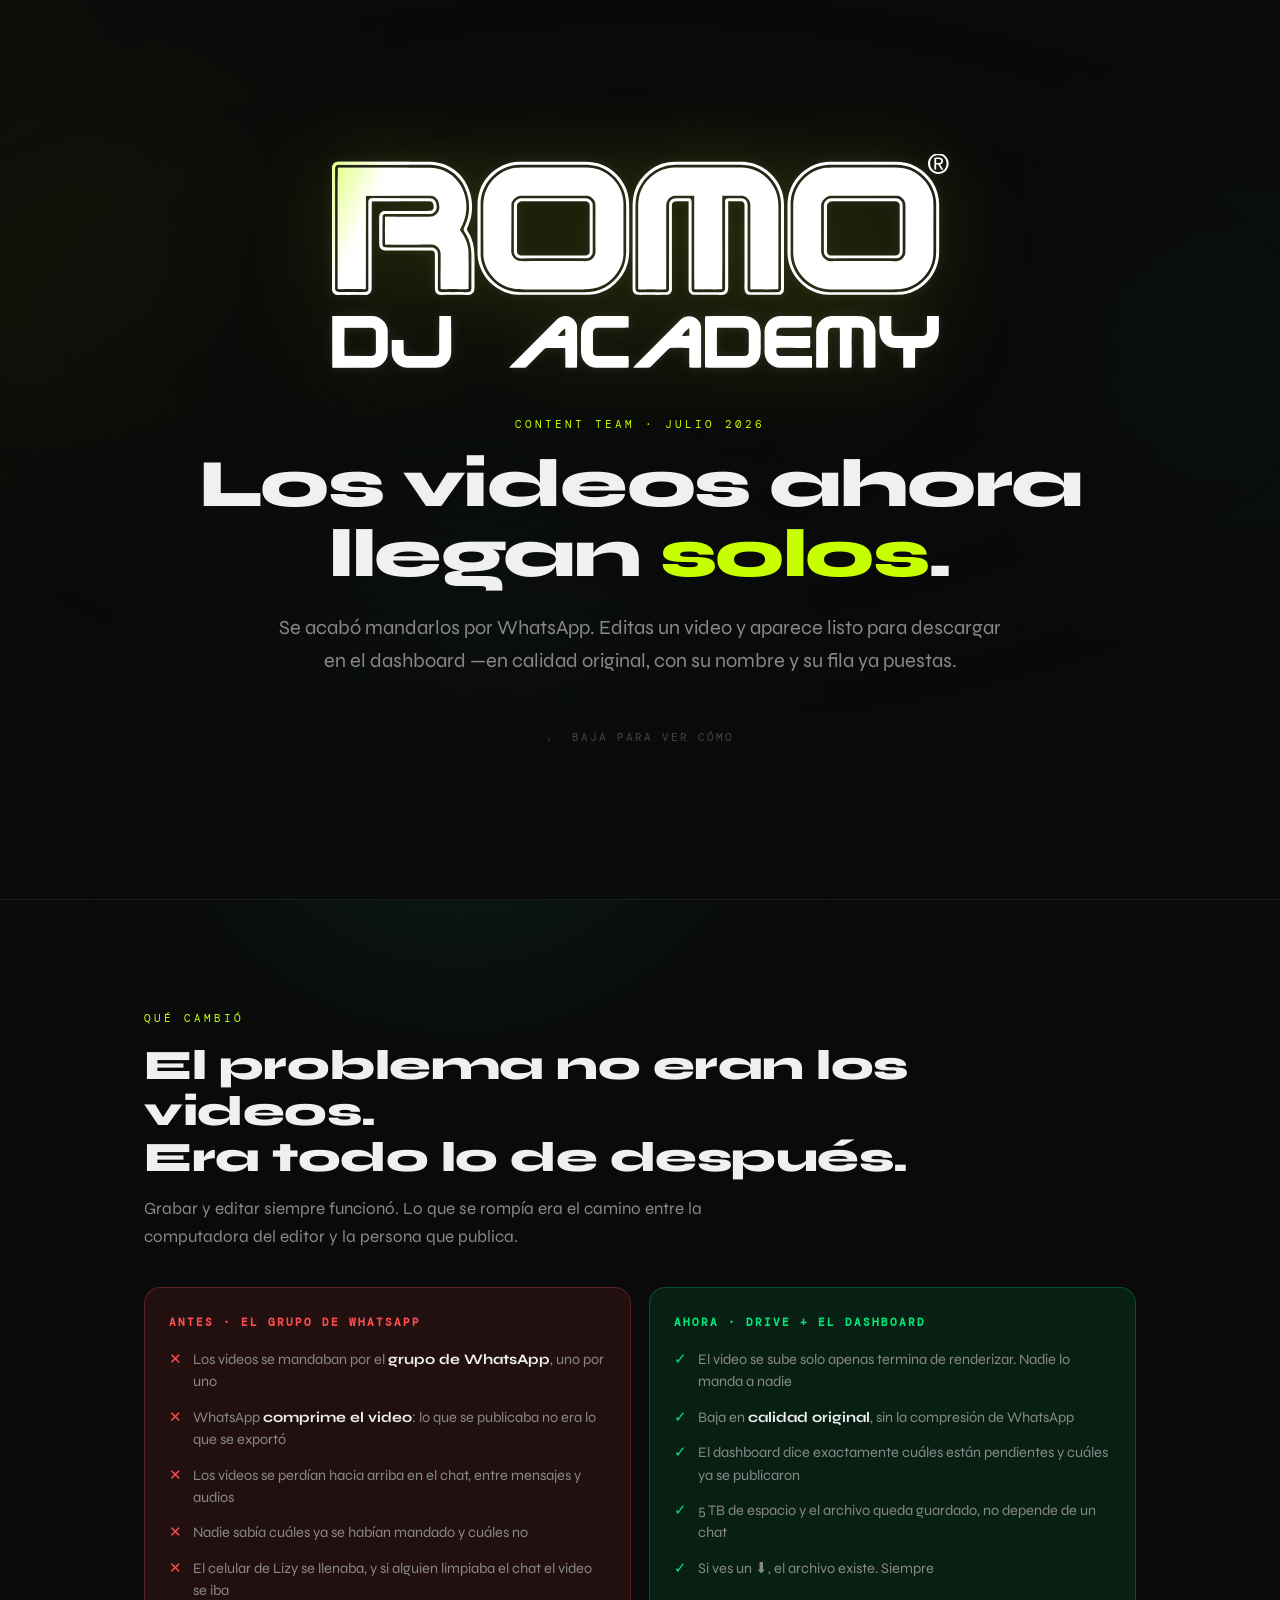
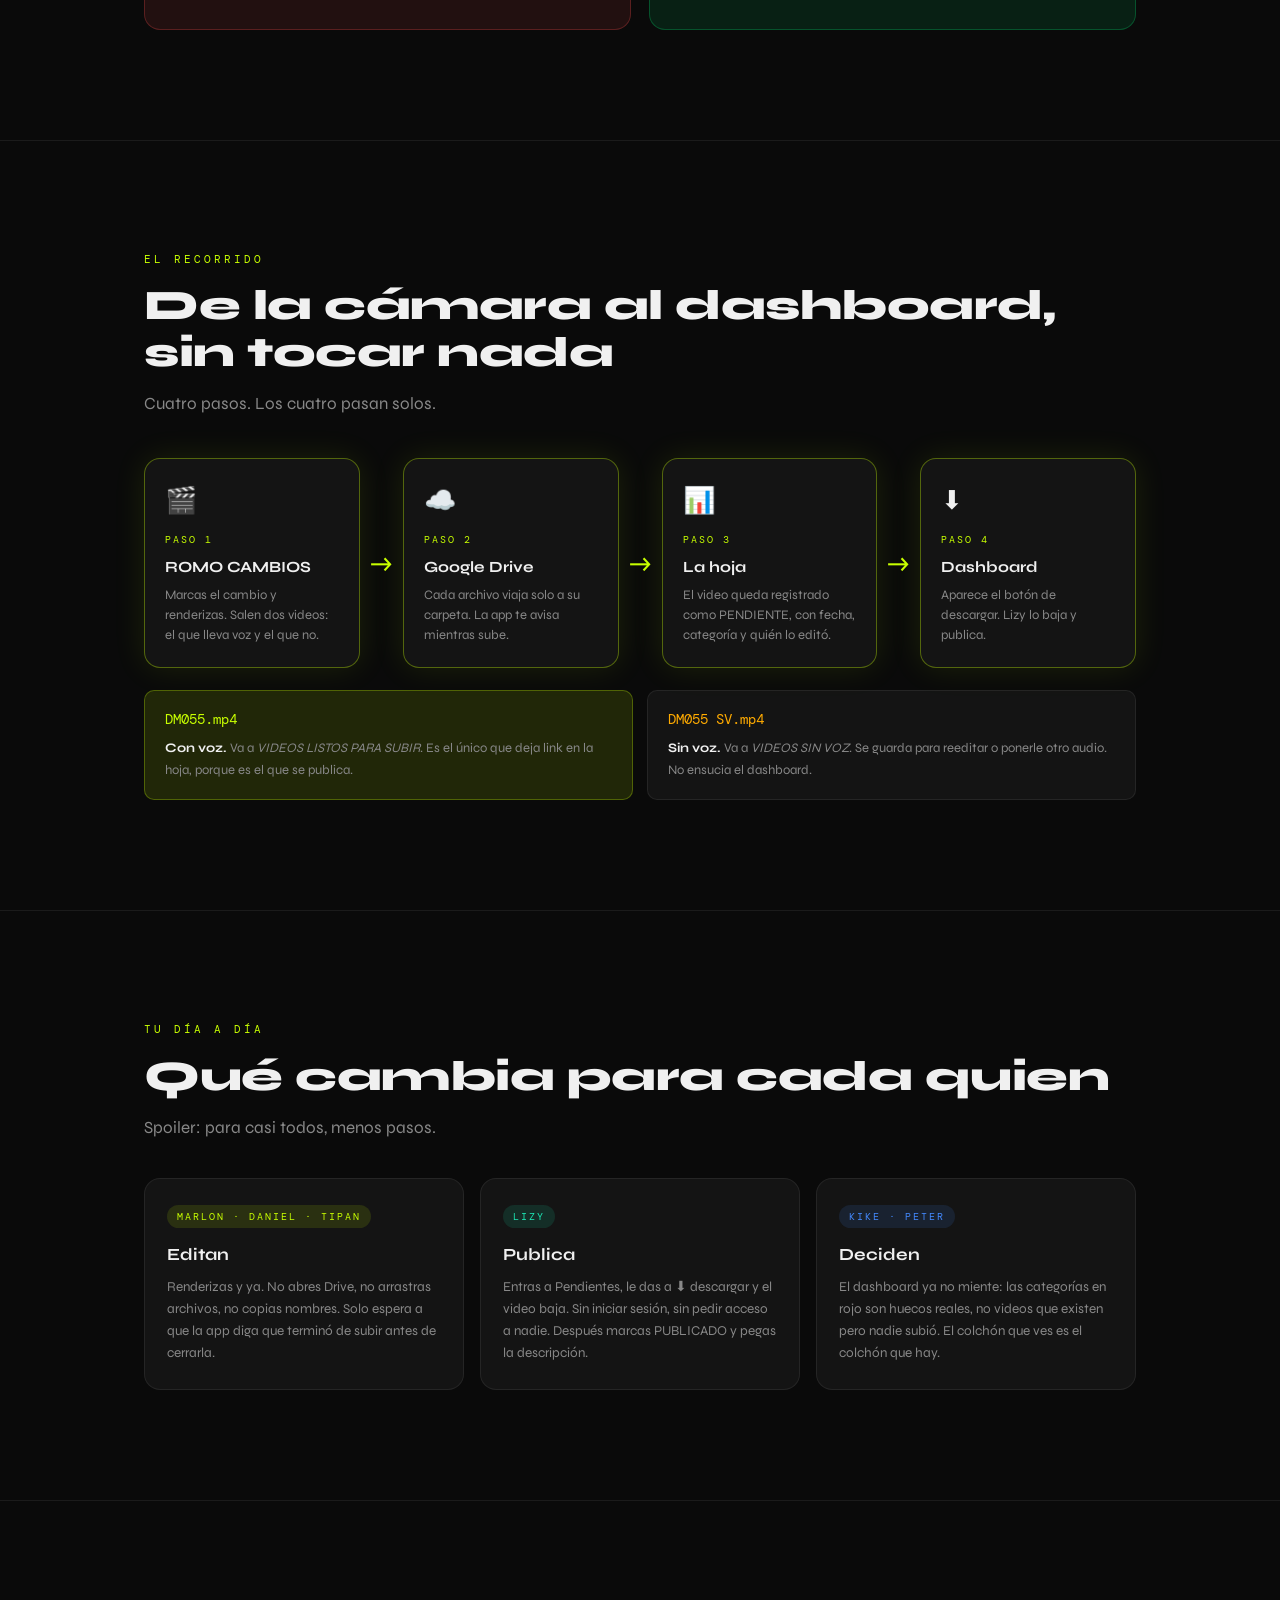
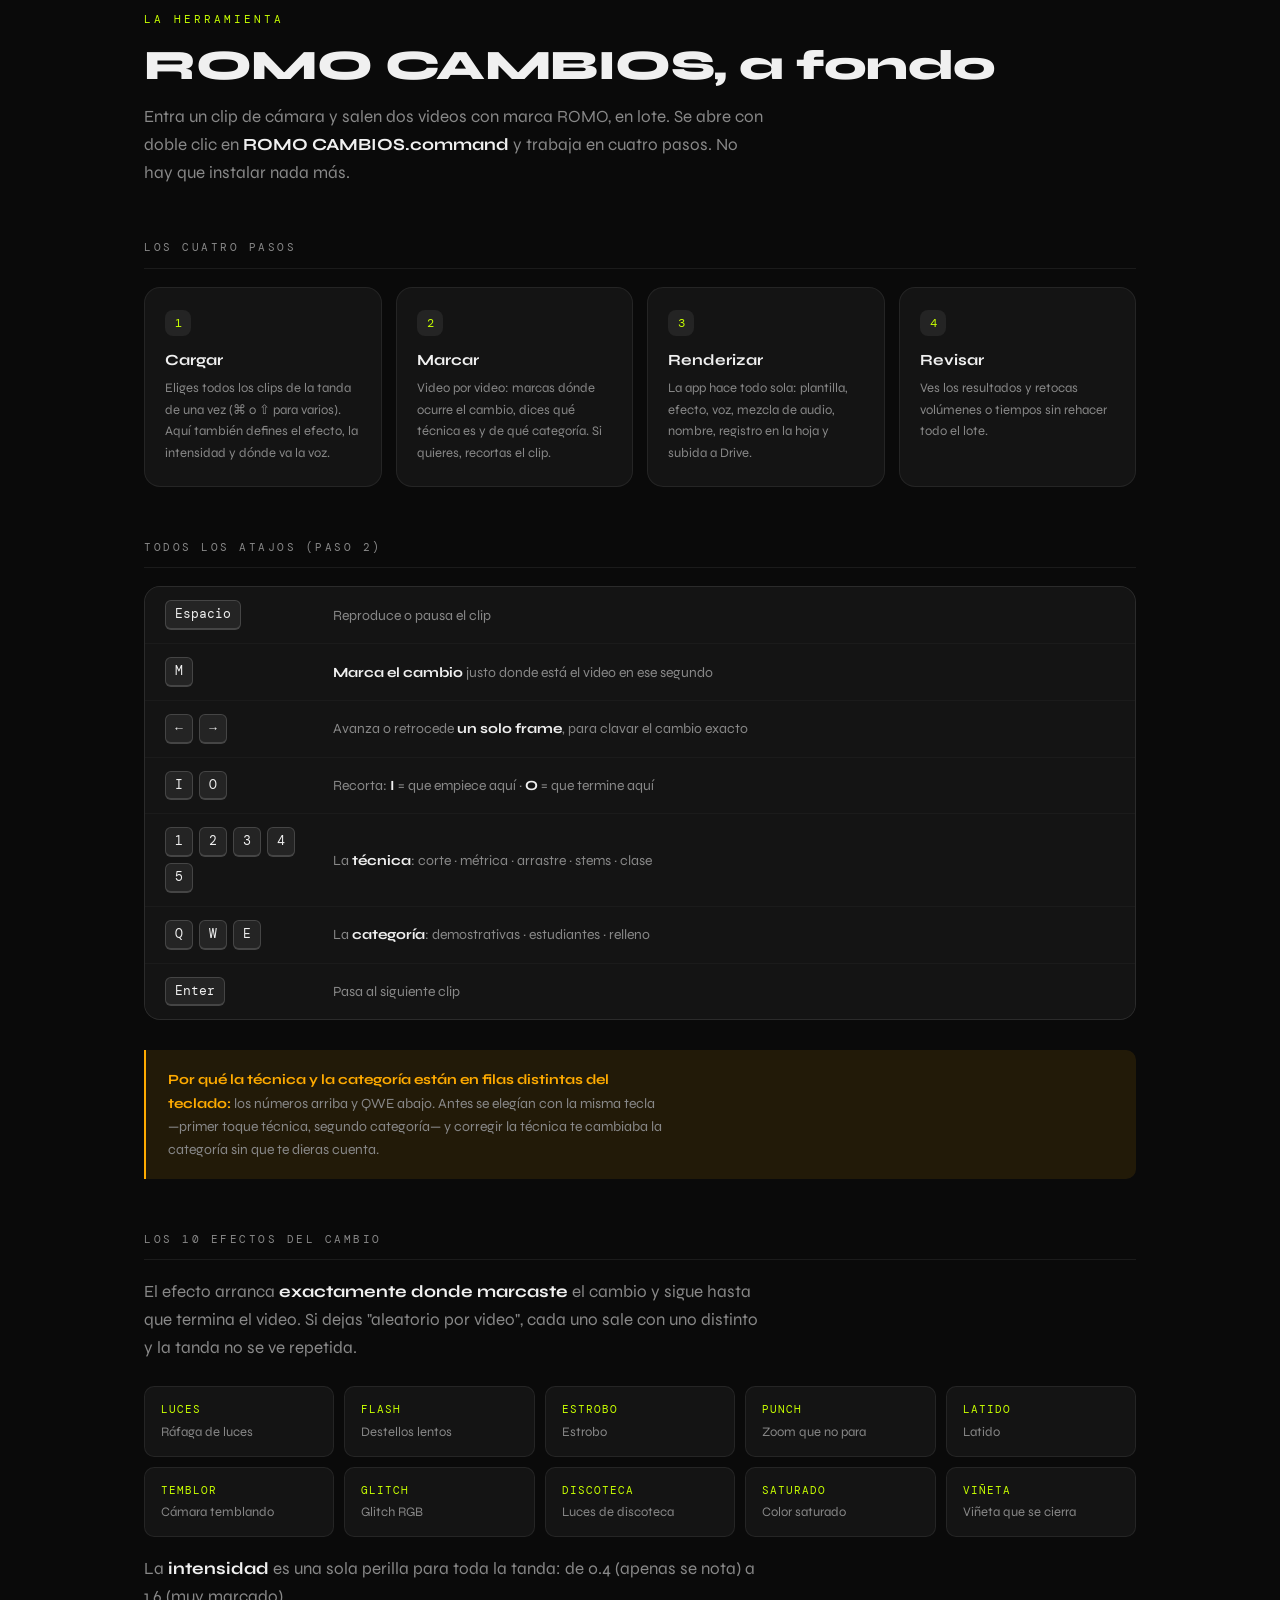
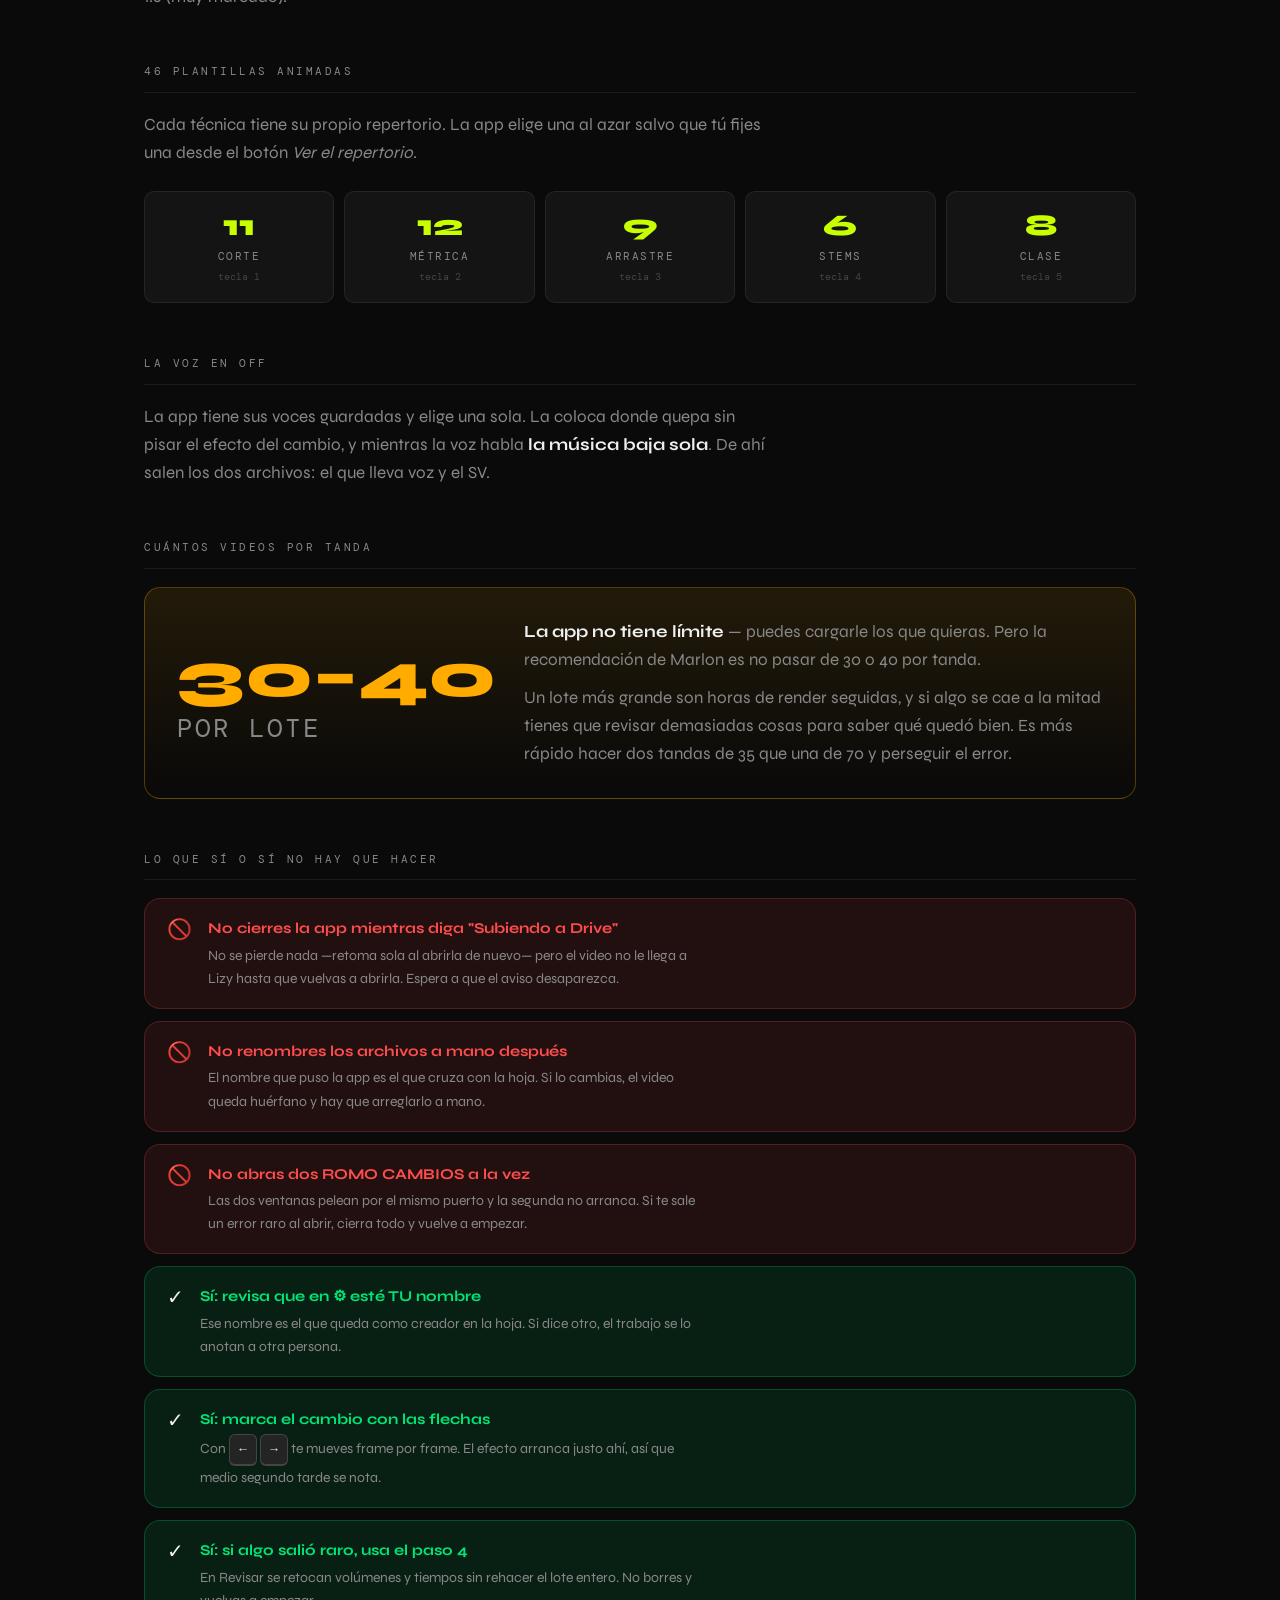
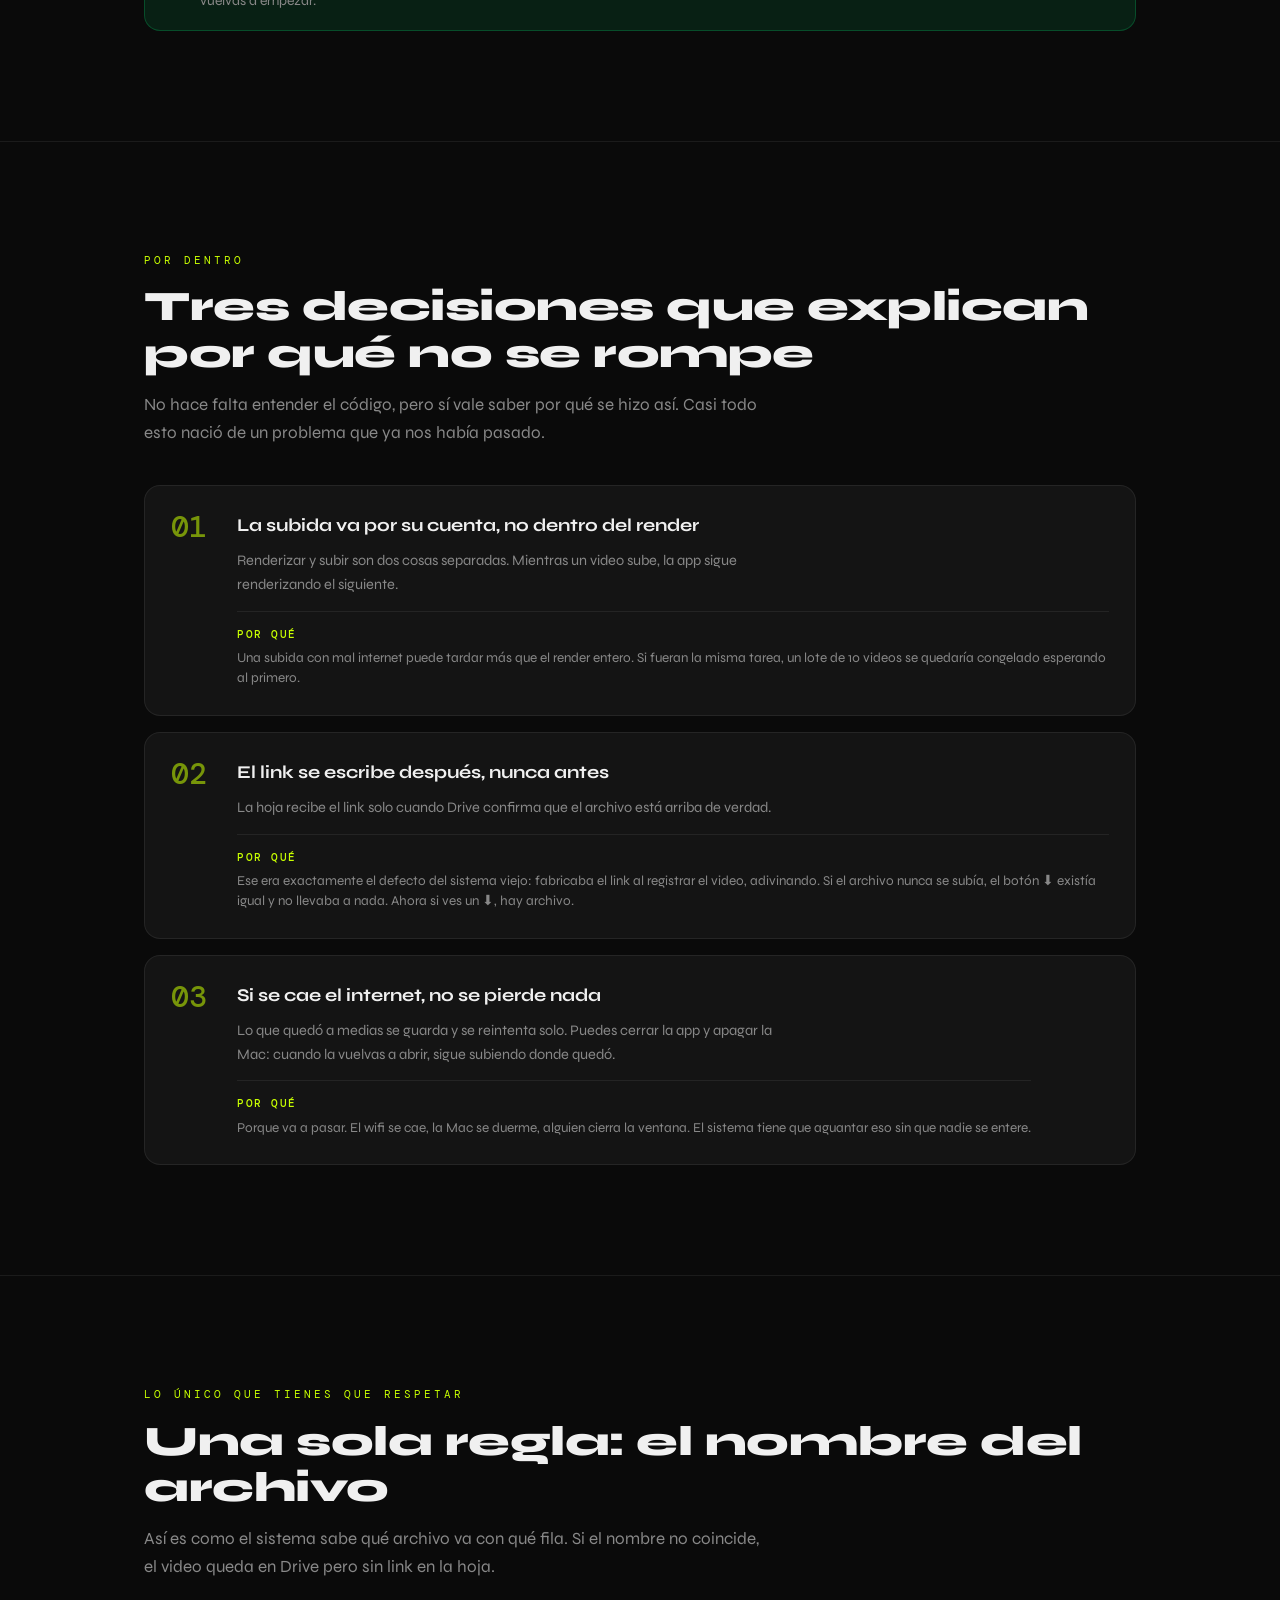
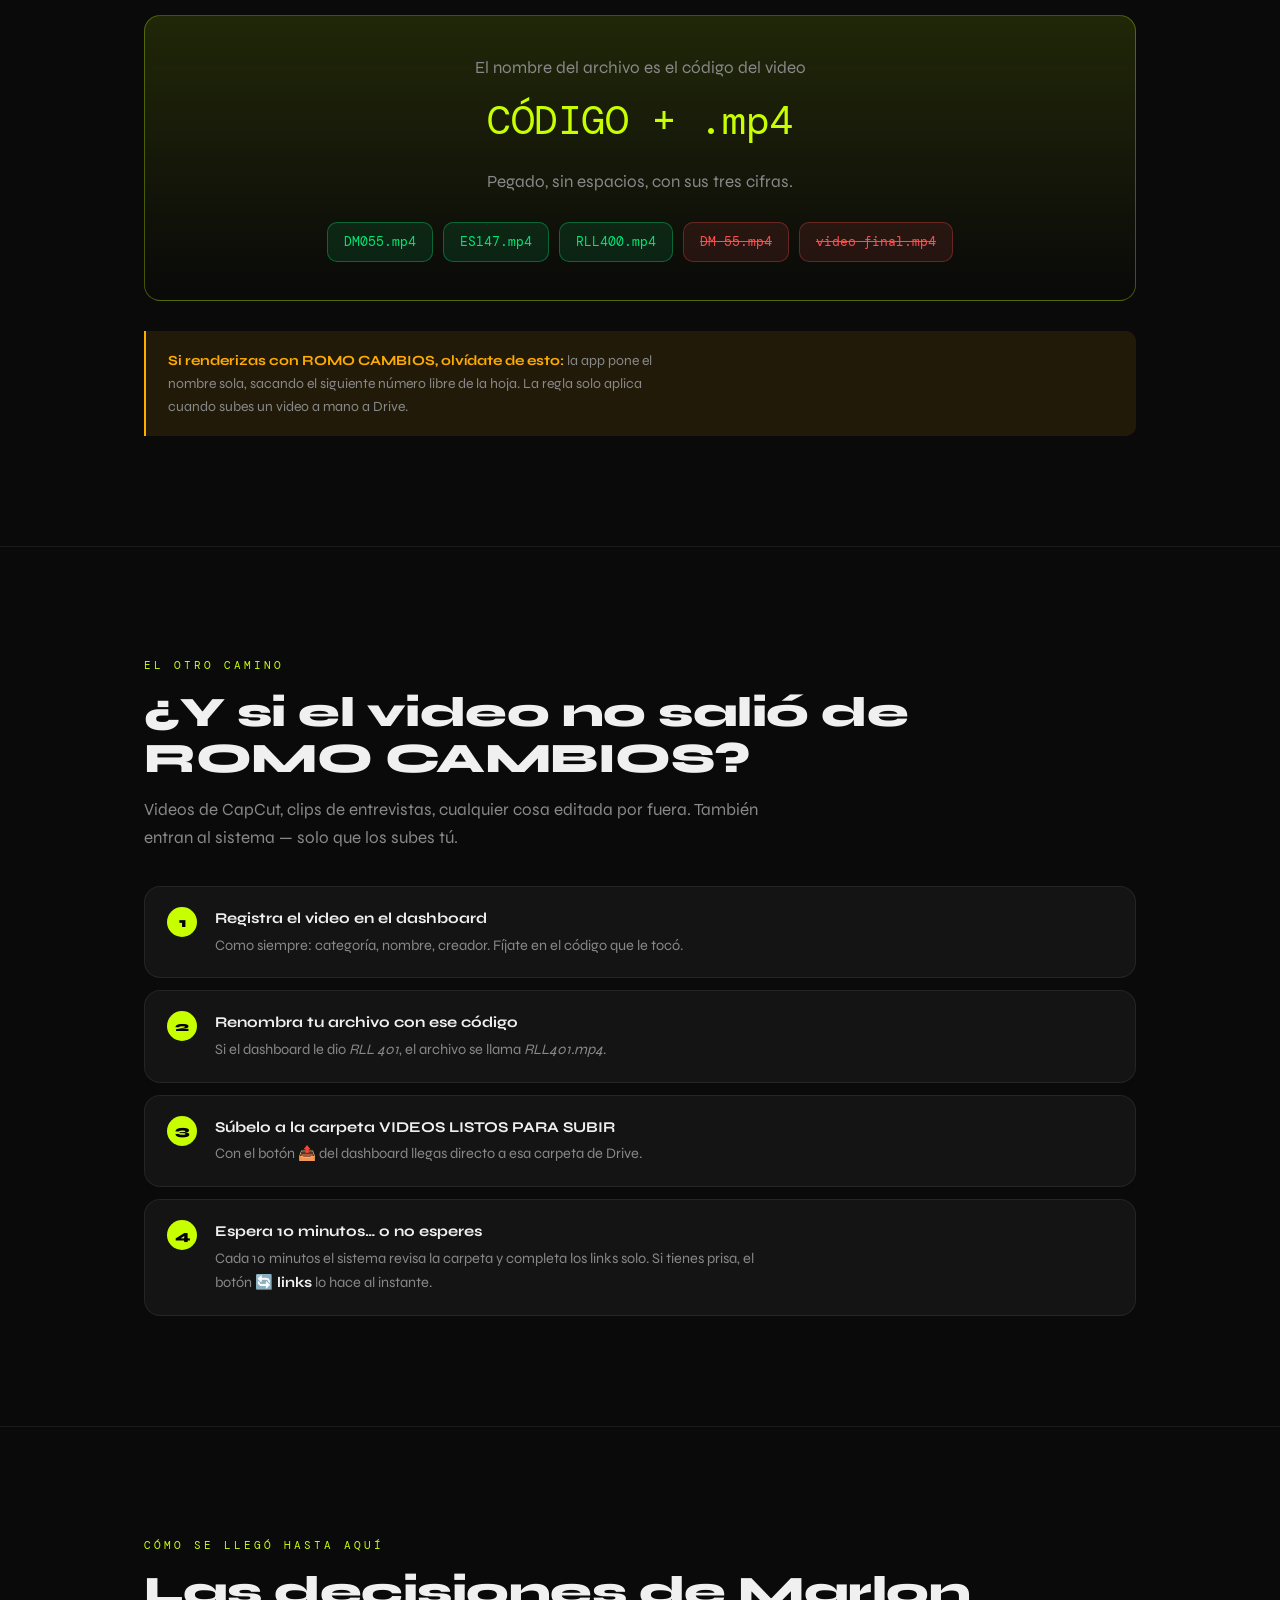
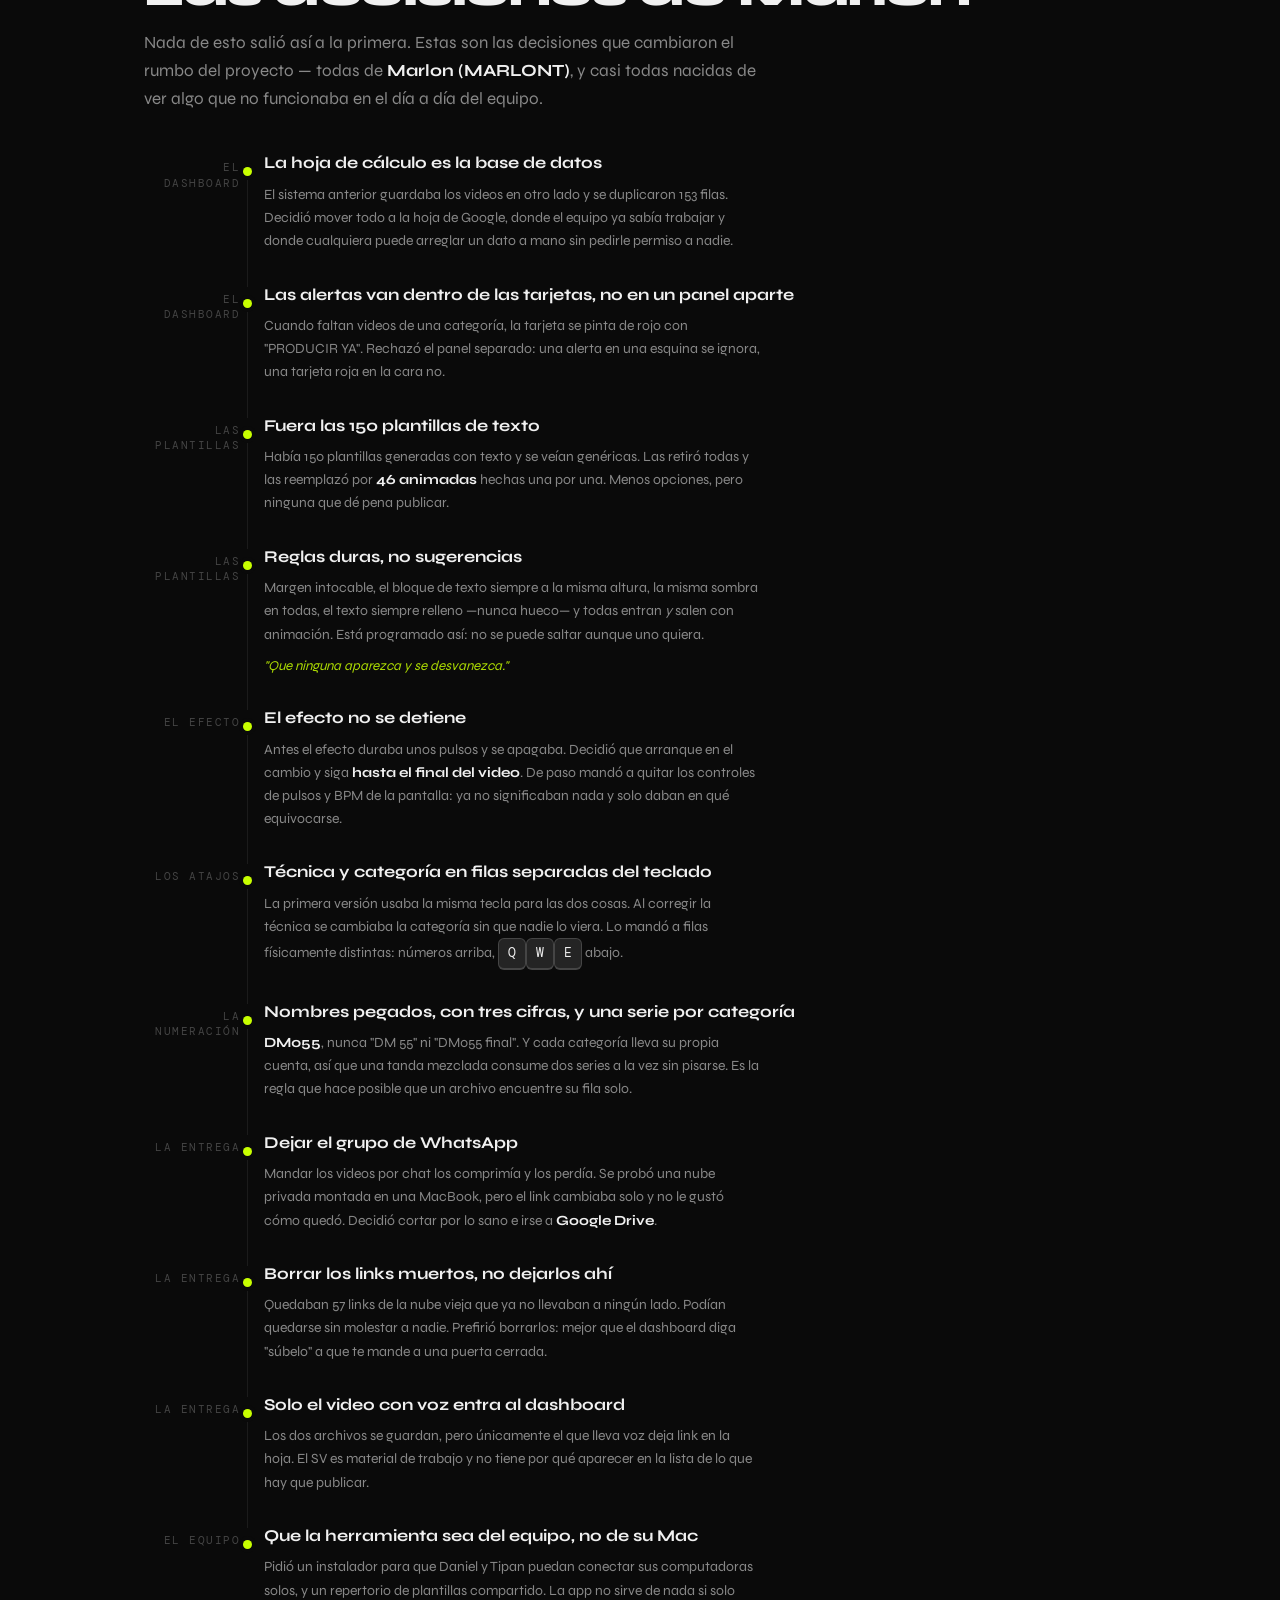
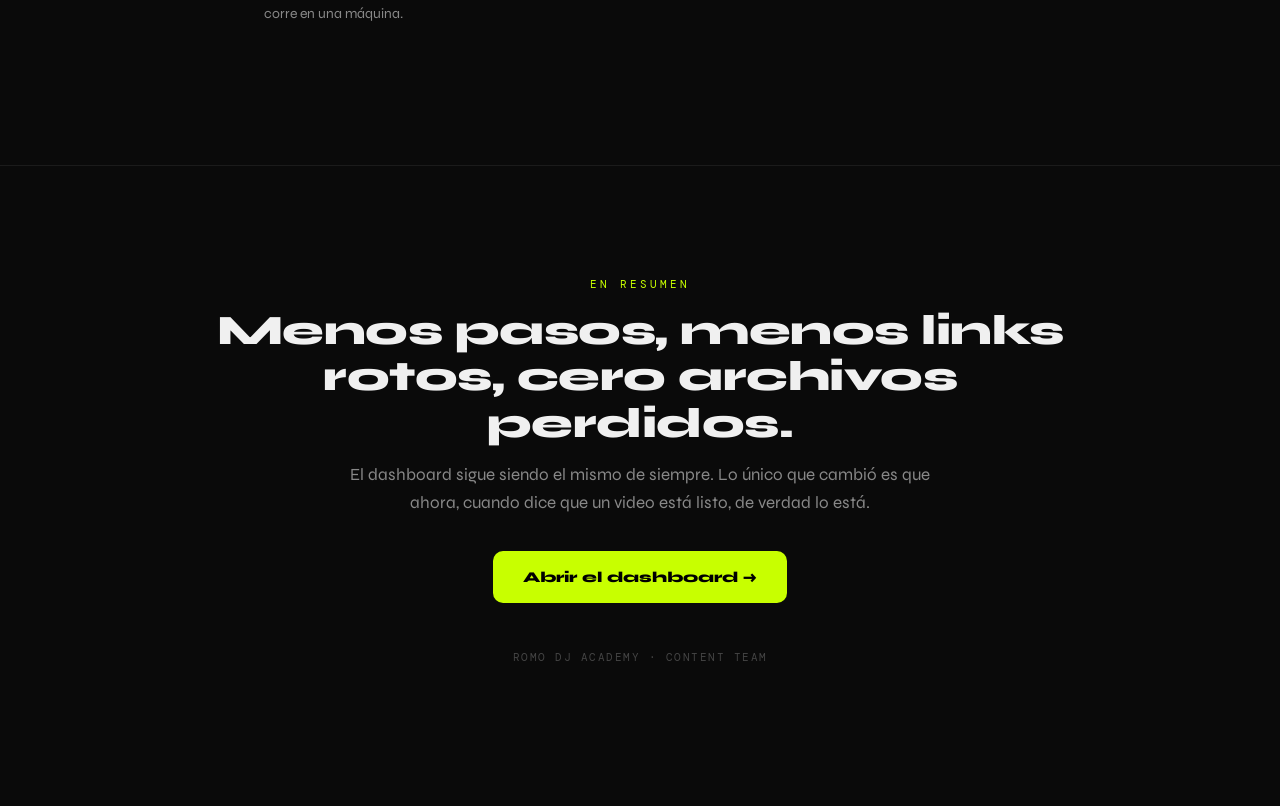
<file: presentacion-drive.html>
<!DOCTYPE html>
<html lang="es">
<head>
<meta charset="UTF-8">
<meta name="viewport" content="width=device-width, initial-scale=1.0">
<title>ROMO CONT — Los videos llegan solos</title>
<link rel="preconnect" href="https://fonts.googleapis.com">
<link rel="preconnect" href="https://fonts.gstatic.com" crossorigin>
<link href="https://fonts.googleapis.com/css2?family=Syne:wght@400..800&family=DM+Mono:wght@300;400;500&display=swap" rel="stylesheet">
<style>
  :root {
    --bg:#0a0a0a; --surface:#141414; --surface2:#1c1c1c; --surface3:#242424;
    --border:rgba(255,255,255,0.07); --border2:rgba(255,255,255,0.15);
    --text:#f0f0f0; --text2:#888; --text3:#444;
    --accent:#c8ff00; --accent-dim:rgba(200,255,0,0.12);
    --red:#ff4d4d; --red-dim:rgba(255,77,77,0.1);
    --green:#00e676; --green-dim:rgba(0,230,118,0.1);
    --amber:#ffab00; --amber-dim:rgba(255,171,0,0.1);
    --blue:#448aff; --teal:#1de9b6; --pink:#ff4081;
    --radius:10px; --radius-lg:16px;
    --font:'Syne',sans-serif; --mono:'DM Mono',monospace;
  }
  * { margin:0; padding:0; box-sizing:border-box; }
  html { scroll-behavior:smooth; }
  body {
    background:var(--bg); color:var(--text); font-family:var(--font);
    -webkit-font-smoothing:antialiased; line-height:1.5;
    overflow-x:hidden;
  }

  /* ---- AURORA: el fondo vivo ----
     Tres manchas de color muy difuminadas girando lento detrás de todo. Van en
     una capa fija (no se repinta al hacer scroll) y solo animan `transform`,
     que es lo único que el navegador mueve sin volver a dibujar la página. */
  .aurora {
    position:fixed; inset:-25%; z-index:-2; pointer-events:none;
    filter:blur(110px); opacity:.5; will-change:transform;
  }
  .blob { position:absolute; border-radius:50%; mix-blend-mode:screen; }
  .b1 { width:52vw; height:52vw; left:-6%; top:2%;  background:rgba(200,255,0,0.30); animation:deriva1 26s ease-in-out infinite; }
  .b2 { width:44vw; height:44vw; right:-4%; top:22%; background:rgba(0,230,118,0.22); animation:deriva2 32s ease-in-out infinite; }
  .b3 { width:38vw; height:38vw; left:28%;  top:52%; background:rgba(29,233,182,0.16); animation:deriva3 38s ease-in-out infinite; }
  @keyframes deriva1 {
    0%,100% { transform:translate3d(0,0,0) scale(1); }
    33%     { transform:translate3d(14vw,10vh,0) scale(1.18); }
    66%     { transform:translate3d(4vw,-8vh,0) scale(.9); }
  }
  @keyframes deriva2 {
    0%,100% { transform:translate3d(0,0,0) scale(1.05); }
    40%     { transform:translate3d(-16vw,12vh,0) scale(.85); }
    75%     { transform:translate3d(-6vw,-10vh,0) scale(1.2); }
  }
  @keyframes deriva3 {
    0%,100% { transform:translate3d(0,0,0) scale(.95); }
    50%     { transform:translate3d(10vw,-14vh,0) scale(1.25); }
  }
  /* Vela oscura encima de la aurora: el texto siempre gana contraste. */
  .velo {
    position:fixed; inset:0; z-index:-1; pointer-events:none;
    background:radial-gradient(ellipse 90% 60% at 50% 40%, rgba(10,10,10,0.45), rgba(10,10,10,0.88) 75%);
  }
  /* En celular las manchas grandes con blur cuestan batería: menos y más chicas. */
  @media (max-width:700px) {
    .aurora { filter:blur(70px); opacity:.42; }
    .b3 { display:none; }
  }

  /* ---- estructura ---- */
  .wrap { max-width:1040px; margin:0 auto; padding:0 24px; }
  section { padding:clamp(56px,9vw,110px) 0; border-bottom:1px solid var(--border); }
  section:last-of-type { border-bottom:none; }

  .kicker {
    font-family:var(--mono); font-size:11px; letter-spacing:3px;
    color:var(--accent); text-transform:uppercase; margin-bottom:16px;
  }
  h1 { font-size:clamp(34px,6.4vw,68px); font-weight:800; line-height:1.03; letter-spacing:-1.5px; }
  h2 { font-size:clamp(26px,4vw,42px); font-weight:800; line-height:1.1; letter-spacing:-0.5px; margin-bottom:14px; }
  h3 { font-size:17px; font-weight:700; margin-bottom:8px; }
  p  { color:var(--text2); font-size:clamp(14.5px,1.6vw,17px); line-height:1.65; max-width:62ch; }
  .hl { color:var(--accent); }
  strong { color:var(--text); font-weight:700; }

  /* ---- portada ---- */
  .hero {
    min-height:100vh; min-height:100svh; display:flex; flex-direction:column;
    justify-content:center; align-items:center; text-align:center;
    position:relative; border-bottom:1px solid var(--border);
  }
  .hero .wrap { display:flex; flex-direction:column; align-items:center; }

  /* El logo es el protagonista: entra, respira y le cruza un destello. */
  .logo-caja { position:relative; display:inline-block; margin-bottom:44px; }
  .logo-romo {
    width:min(620px,86vw); height:auto; display:block;
    filter:drop-shadow(0 0 46px rgba(200,255,0,0.18)) drop-shadow(0 0 4px rgba(255,255,255,0.10));
  }
  .logo-romo path { fill:#fff; }
  .js .logo-caja {
    animation:entrarLogo 1.1s cubic-bezier(.16,1,.3,1) both,
              respirar 7s ease-in-out 1.2s infinite;
  }
  @keyframes entrarLogo {
    from { opacity:0; transform:translateY(30px) scale(.94); filter:blur(8px); }
    to   { opacity:1; transform:none; filter:blur(0); }
  }
  @keyframes respirar {
    0%,100% { transform:translateY(0) scale(1); }
    50%     { transform:translateY(-9px) scale(1.012); }
  }
  /* El destello: una banda de luz que cruza las letras cada tanto. */
  /* Arranca invisible: el recorte con la forma del logo lo arma el script a
     partir del propio SVG. Si eso fallara, mejor no enseñar una banda de luz
     rectangular cruzando por encima de las letras. */
  .brillo {
    position:absolute; inset:0; pointer-events:none; overflow:hidden; opacity:0;
    -webkit-mask:var(--logo-mask) center/contain no-repeat;
            mask:var(--logo-mask) center/contain no-repeat;
  }
  .brillo.listo { opacity:1; }
  .brillo::after {
    content:''; position:absolute; top:-60%; bottom:-60%; width:26%;
    background:linear-gradient(100deg, transparent, rgba(200,255,0,0.75), rgba(255,255,255,0.9), transparent);
    transform:translateX(-260%) rotate(14deg);
  }
  .js .brillo::after { animation:cruzar 7s ease-in-out 1.6s infinite; }
  @keyframes cruzar {
    0%      { transform:translateX(-260%) rotate(14deg); }
    22%,100%{ transform:translateX(560%) rotate(14deg); }
  }

  .hero h1 { max-width:17ch; }
  .hero p { margin-top:22px; font-size:clamp(16px,2vw,20px); }
  .js .hero .kicker { animation:subir .8s cubic-bezier(.16,1,.3,1) .35s both; }
  .js .hero h1      { animation:subir .9s cubic-bezier(.16,1,.3,1) .5s both; }
  .js .hero p       { animation:subir .9s cubic-bezier(.16,1,.3,1) .68s both; }
  .js .scroll-hint  { animation:subir .9s cubic-bezier(.16,1,.3,1) .9s both; }
  @keyframes subir { from { opacity:0; transform:translateY(20px); } to { opacity:1; transform:none; } }

  .scroll-hint {
    margin-top:52px; font-family:var(--mono); font-size:11px; letter-spacing:2px;
    color:var(--text3); text-transform:uppercase;
  }
  .scroll-hint span { display:inline-block; animation:bob 2s ease-in-out infinite; }
  @keyframes bob { 0%,100%{transform:translateY(0)} 50%{transform:translateY(5px)} }

  /* ---- antes / ahora ---- */
  .vs { display:grid; grid-template-columns:1fr 1fr; gap:18px; margin-top:36px; }
  .vs-col { border-radius:var(--radius-lg); padding:26px 24px; border:1px solid var(--border); }
  .vs-col.antes { background:var(--red-dim); border-color:rgba(255,77,77,0.25); }
  .vs-col.ahora { background:var(--green-dim); border-color:rgba(0,230,118,0.25); }
  .vs-col h3 { font-family:var(--mono); font-size:11px; letter-spacing:2px; text-transform:uppercase; margin-bottom:18px; }
  .vs-col.antes h3 { color:var(--red); }
  .vs-col.ahora h3 { color:var(--green); }
  .vs-col ul { list-style:none; display:flex; flex-direction:column; gap:13px; }
  .vs-col li { font-size:14.5px; line-height:1.55; color:var(--text2); padding-left:24px; position:relative; }
  .vs-col li::before { position:absolute; left:0; top:-1px; font-size:15px; }
  .vs-col.antes li::before { content:'✕'; color:var(--red); }
  .vs-col.ahora li::before { content:'✓'; color:var(--green); }

  /* ---- flujo ---- */
  .flow { display:flex; align-items:stretch; gap:12px; margin-top:40px; flex-wrap:wrap; }
  .node {
    flex:1 1 190px; background:var(--surface); border:1px solid var(--border);
    border-radius:var(--radius-lg); padding:22px 20px; position:relative;
  }
  .node .ico { font-size:26px; margin-bottom:12px; display:block; }
  .node .n {
    font-family:var(--mono); font-size:10px; letter-spacing:2px; color:var(--accent);
    text-transform:uppercase; margin-bottom:9px;
  }
  .node h3 { font-size:15.5px; margin-bottom:6px; }
  .node p { font-size:13px; color:var(--text2); line-height:1.55; }
  .arrow { display:flex; align-items:center; color:var(--text3); font-size:22px; }
  @media (max-width:820px) { .arrow { transform:rotate(90deg); justify-content:center; width:100%; } }

  .split {
    margin-top:22px; display:grid; grid-template-columns:1fr 1fr; gap:14px;
  }
  .file {
    border:1px solid var(--border); border-radius:var(--radius); padding:18px 20px;
    background:var(--surface);
  }
  .file .name { font-family:var(--mono); font-size:14px; margin-bottom:8px; }
  .file p { font-size:13px; }
  .file.voz { border-color:rgba(200,255,0,0.28); background:var(--accent-dim); }
  .file.voz .name { color:var(--accent); }
  .file.sv .name { color:var(--amber); }

  /* ---- personas ---- */
  .roles { display:grid; grid-template-columns:repeat(auto-fit,minmax(230px,1fr)); gap:16px; margin-top:36px; }
  .role { background:var(--surface); border:1px solid var(--border); border-radius:var(--radius-lg); padding:24px 22px; }
  .role .who {
    font-family:var(--mono); font-size:10px; letter-spacing:2px; text-transform:uppercase;
    padding:4px 10px; border-radius:20px; display:inline-block; margin-bottom:14px;
  }
  .role p { font-size:13.5px; }
  .w-edita { background:var(--accent-dim); color:var(--accent); }
  .w-publica { background:rgba(29,233,182,0.12); color:var(--teal); }
  .w-dirige { background:rgba(68,138,255,0.12); color:var(--blue); }

  /* ---- decisiones ---- */
  .dec { display:flex; flex-direction:column; gap:16px; margin-top:38px; }
  .dec-item {
    display:flex; gap:22px; background:var(--surface); border:1px solid var(--border);
    border-radius:var(--radius-lg); padding:26px 26px;
  }
  .dec-item .num {
    font-family:var(--mono); font-size:30px; font-weight:500; color:var(--accent);
    line-height:1; opacity:.55; flex-shrink:0; width:44px;
  }
  .dec-item h3 { font-size:18px; margin-bottom:10px; }
  .dec-item p { font-size:14.5px; }
  .dec-item .porque {
    margin-top:14px; padding-top:14px; border-top:1px solid var(--border);
    font-size:13.5px; color:var(--text2);
  }
  .dec-item .porque b { color:var(--accent); font-weight:500; font-family:var(--mono); font-size:11px; letter-spacing:1.5px; text-transform:uppercase; display:block; margin-bottom:6px; }
  @media (max-width:640px) { .dec-item { flex-direction:column; gap:10px; } .dec-item .num { font-size:24px; } }

  /* ---- la regla ---- */
  .regla {
    margin-top:34px; background:linear-gradient(180deg,var(--accent-dim),transparent);
    border:1px solid rgba(200,255,0,0.3); border-radius:var(--radius-lg); padding:38px 32px; text-align:center;
  }
  .regla .big {
    font-family:var(--mono); font-size:clamp(22px,4.5vw,40px); color:var(--accent);
    letter-spacing:-0.5px; margin:8px 0 18px;
  }
  .regla p { margin:0 auto; }
  .ejemplos { display:flex; gap:10px; justify-content:center; flex-wrap:wrap; margin-top:26px; }
  .ej { font-family:var(--mono); font-size:13px; padding:9px 16px; border-radius:var(--radius); border:1px solid var(--border2); }
  .ej.si { color:var(--green); border-color:rgba(0,230,118,0.35); background:var(--green-dim); }
  .ej.no { color:var(--red); border-color:rgba(255,77,77,0.3); background:var(--red-dim); text-decoration:line-through; }

  /* ---- pasos manuales ---- */
  .steps { display:flex; flex-direction:column; gap:12px; margin-top:34px; }
  .step { display:flex; gap:18px; align-items:flex-start; background:var(--surface); border:1px solid var(--border); border-radius:var(--radius-lg); padding:20px 22px; }
  .step .num {
    width:30px; height:30px; flex-shrink:0; border-radius:50%; background:var(--accent);
    color:#000; font-weight:800; font-size:14px; display:flex; align-items:center; justify-content:center;
  }
  .step p { font-size:14.5px; }
  .step .t { color:var(--text); font-weight:700; font-size:15px; margin-bottom:4px; }

  /* ---- cierre ---- */
  .cierre { text-align:center; padding-bottom:clamp(70px,12vw,140px); }
  .cierre h2 { max-width:20ch; margin-left:auto; margin-right:auto; }
  .cierre p { margin-left:auto; margin-right:auto; }
  .cta {
    display:inline-flex; align-items:center; gap:10px; margin-top:34px;
    background:var(--accent); color:#000; font-weight:800; font-size:15px;
    padding:15px 30px; border-radius:var(--radius); text-decoration:none;
    transition:transform .15s ease, box-shadow .15s ease;
  }
  .cta:hover { transform:translateY(-2px); box-shadow:0 8px 24px rgba(200,255,0,0.2); }
  .pie {
    font-family:var(--mono); font-size:11px; color:var(--text3);
    letter-spacing:1.5px; margin-top:46px; text-align:center;
  }

  .nota {
    margin-top:30px; border-left:2px solid var(--amber); background:var(--amber-dim);
    padding:18px 22px; border-radius:0 var(--radius) var(--radius) 0;
  }
  .nota p { font-size:14px; color:var(--text2); }
  .nota b { color:var(--amber); }

  /* ---- ROMO CAMBIOS a fondo ---- */
  .sub-h {
    font-family:var(--mono); font-size:11px; letter-spacing:2.5px; text-transform:uppercase;
    color:var(--text2); margin:52px 0 18px; padding-bottom:12px; border-bottom:1px solid var(--border);
  }

  .fases { display:grid; grid-template-columns:repeat(auto-fit,minmax(210px,1fr)); gap:14px; }
  .fase { background:var(--surface); border:1px solid var(--border); border-radius:var(--radius-lg); padding:22px 20px; }
  .fase .n {
    width:26px; height:26px; border-radius:8px; background:var(--surface3); color:var(--accent);
    font-family:var(--mono); font-size:12px; display:flex; align-items:center; justify-content:center;
    margin-bottom:13px;
  }
  .fase h3 { font-size:15.5px; margin-bottom:6px; }
  .fase p { font-size:13px; }

  /* teclas */
  kbd {
    font-family:var(--mono); font-size:12.5px; background:var(--surface3);
    border:1px solid var(--border2); border-bottom-width:2px; border-radius:6px;
    padding:4px 9px; color:var(--text); display:inline-block; min-width:28px; text-align:center;
  }
  .teclas { display:flex; flex-direction:column; gap:1px; background:var(--border); border:1px solid var(--border); border-radius:var(--radius-lg); overflow:hidden; }
  .tecla { display:grid; grid-template-columns:150px 1fr; gap:18px; align-items:center; background:var(--surface); padding:13px 20px; }
  .tecla .k { display:flex; gap:6px; flex-wrap:wrap; }
  .tecla .d { font-size:14px; color:var(--text2); }
  .tecla .d b { color:var(--text); font-weight:700; }
  @media (max-width:620px) { .tecla { grid-template-columns:1fr; gap:8px; } }

  /* efectos */
  .efectos { display:grid; grid-template-columns:repeat(auto-fill,minmax(158px,1fr)); gap:10px; }
  .efecto {
    background:var(--surface); border:1px solid var(--border); border-radius:var(--radius);
    padding:14px 16px;
  }
  .efecto .e-n { font-family:var(--mono); font-size:11px; color:var(--accent); letter-spacing:1px; margin-bottom:5px; }
  .efecto .e-d { font-size:13px; color:var(--text2); line-height:1.45; }

  /* plantillas por técnica */
  .tecnicas { display:flex; gap:10px; flex-wrap:wrap; }
  .tec {
    flex:1 1 150px; background:var(--surface); border:1px solid var(--border);
    border-radius:var(--radius); padding:18px 16px; text-align:center;
  }
  .tec .cuenta { font-size:30px; font-weight:800; color:var(--accent); line-height:1; }
  .tec .nom { font-family:var(--mono); font-size:11px; letter-spacing:1.5px; color:var(--text2); margin-top:8px; }
  .tec .tecla-min { font-family:var(--mono); font-size:10px; color:var(--text3); margin-top:5px; }

  /* anti-tontos */
  .avisos { display:flex; flex-direction:column; gap:12px; }
  .aviso {
    display:flex; gap:16px; align-items:flex-start; border-radius:var(--radius-lg);
    padding:18px 22px; border:1px solid var(--border); background:var(--surface);
  }
  .aviso .ic { font-size:20px; flex-shrink:0; line-height:1.3; }
  .aviso .t { font-weight:700; font-size:15px; margin-bottom:4px; }
  .aviso p { font-size:14px; }
  .aviso.malo { background:var(--red-dim); border-color:rgba(255,77,77,0.22); }
  .aviso.malo .t { color:var(--red); }
  .aviso.ok { background:var(--green-dim); border-color:rgba(0,230,118,0.22); }
  .aviso.ok .t { color:var(--green); }

  /* límite del lote */
  .limite {
    display:flex; align-items:center; gap:28px; flex-wrap:wrap;
    background:linear-gradient(180deg,var(--amber-dim),transparent);
    border:1px solid rgba(255,171,0,0.3); border-radius:var(--radius-lg); padding:30px 32px;
  }
  .limite .cifra { font-size:clamp(40px,7vw,64px); font-weight:800; color:var(--amber); line-height:1; }
  .limite .cifra .et-lote { font-size:0.4em; display:block; font-family:var(--mono); letter-spacing:2px; color:var(--text2); font-weight:400; margin-top:8px; }

  /* decisiones de Marlon */
  .linea { display:flex; flex-direction:column; gap:0; margin-top:38px; }
  .hito { display:grid; grid-template-columns:96px 1fr; gap:24px; position:relative; padding-bottom:30px; }
  .hito::before {
    content:''; position:absolute; left:103px; top:26px; bottom:-4px; width:1px; background:var(--border);
  }
  .hito:last-child::before { display:none; }
  .hito .punto {
    position:absolute; left:99px; top:16px; width:9px; height:9px; border-radius:50%;
    background:var(--accent); box-shadow:0 0 0 4px var(--bg);
  }
  .hito .et {
    font-family:var(--mono); font-size:10.5px; letter-spacing:1.5px; color:var(--text3);
    text-transform:uppercase; text-align:right; padding-top:9px;
  }
  .hito h3 { font-size:16.5px; margin-bottom:7px; }
  .hito p { font-size:14px; }
  .hito .cita {
    margin-top:10px; font-size:13.5px; color:var(--accent); font-style:italic; opacity:.85;
  }
  @media (max-width:640px) {
    .hito { grid-template-columns:1fr; gap:6px; padding-left:22px; }
    .hito .et { text-align:left; padding-top:0; }
    .hito::before { left:4px; top:8px; }
    .hito .punto { left:0; top:5px; }
  }

  @media (max-width:700px) {
    .vs, .split { grid-template-columns:1fr; }
  }

  /* ---- teclas que se presionan solas ----
     Va como animación y no como clase que se pone y se quita con temporizadores:
     una animación termina sola sí o sí. Si el navegador ralentiza los timers
     (pasa al cambiar de pestaña), lo peor que ocurre es que la tecla se pulse
     tarde — nunca que se quede hundida para siempre. */
  @keyframes pulsar {
    0%, 100% { transform:none; background:var(--surface3); color:var(--text);
               border-color:var(--border2); box-shadow:none; }
    30%, 62% { transform:translateY(3px); background:var(--accent); color:#000;
               border-color:var(--accent); box-shadow:0 0 18px rgba(200,255,0,0.35); }
  }
  kbd.pulsada { animation:pulsar .44s ease; }

  /* ---- el flujo se enciende paso a paso ---- */
  .node { transition:border-color .45s ease, box-shadow .45s ease, transform .45s ease; }
  .node.encendido {
    border-color:rgba(200,255,0,0.35); box-shadow:0 0 32px rgba(200,255,0,0.10);
  }
  .arrow { transition:color .4s ease, transform .4s ease; }
  .arrow.encendido { color:var(--accent); transform:scale(1.25); }
  @media (max-width:820px) { .arrow.encendido { transform:rotate(90deg) scale(1.25); } }

  /* ---- brillo que sigue al cursor + inclinación ---- */
  .luz { position:relative; }
  .luz::before {
    content:''; position:absolute; inset:0; border-radius:inherit; pointer-events:none;
    background:radial-gradient(280px circle at var(--mx,50%) var(--my,50%), rgba(200,255,0,0.10), transparent 65%);
    opacity:0; transition:opacity .3s ease;
  }
  .luz:hover::before { opacity:1; }
  .js .inclina { transition:transform .25s cubic-bezier(.16,1,.3,1); transform-style:preserve-3d; }

  /* Aparición al hacer scroll. Sin JS también se ve todo: el estado por
     defecto es visible y el script solo lo esconde si puede animarlo. */
  .reveal { opacity:1; transform:none; transition:opacity .6s ease, transform .7s cubic-bezier(.16,1,.3,1); }
  .js .reveal { opacity:0; transform:translateY(26px) scale(.985); }
  .js .reveal.on { opacity:1; transform:none; }

  /* Respeta a quien pidió menos movimiento en su sistema: se queda todo quieto
     y legible, sin animaciones de ningún tipo. */
  @media (prefers-reduced-motion:reduce) {
    html { scroll-behavior:auto; }
    .js .reveal { opacity:1; transform:none; transition:none; }
    .scroll-hint span, .aurora .blob, .js .logo-caja, .js .brillo::after { animation:none; }
    .js .hero .kicker, .js .hero h1, .js .hero p, .js .scroll-hint { animation:none; opacity:1; transform:none; }
    .brillo { display:none; }
    .js .inclina { transition:none; transform:none !important; }
  }
</style>
</head>
<body>

<!-- Fondo vivo: va detrás de todo y no se toca desde ninguna sección. -->
<div class="aurora" aria-hidden="true">
  <div class="blob b1"></div>
  <div class="blob b2"></div>
  <div class="blob b3"></div>
</div>
<div class="velo" aria-hidden="true"></div>

<!-- ══ PORTADA ══ -->
<header class="hero">
  <div class="wrap">
    <div class="logo-caja">
<svg class="logo-romo" viewBox="0 0 1586 558" role="img" aria-label="ROMO DJ ACADEMY" xmlns="http://www.w3.org/2000/svg">
<g id="#ffffffff">
<path fill="#ffffff" opacity="1.00" d=" M 1546.49 0.00 L 1566.11 0.00 C 1573.14 3.15 1579.17 9.07 1581.40 16.57 C 1584.18 25.23 1582.13 35.27 1576.10 42.08 C 1567.06 53.07 1548.98 54.03 1538.61 44.42 C 1530.64 37.65 1527.71 25.89 1531.09 16.08 C 1533.45 8.74 1539.42 2.90 1546.49 0.00 M 1551.30 3.36 C 1541.97 5.35 1534.92 14.44 1535.26 23.97 C 1534.83 31.42 1538.34 39.20 1544.79 43.16 C 1552.45 48.12 1563.43 47.42 1570.21 41.23 C 1580.01 32.32 1579.43 14.33 1568.42 6.63 C 1563.55 2.99 1557.14 2.27 1551.30 3.36 Z" />
<path fill="#ffffff" opacity="1.00" d=" M 1546.08 9.36 C 1551.70 9.58 1557.48 8.64 1562.99 10.08 C 1568.42 11.48 1569.57 18.73 1566.93 23.01 C 1565.62 25.16 1563.02 25.81 1560.86 26.71 C 1563.35 31.30 1566.44 35.53 1569.16 40.00 C 1567.43 40.00 1565.72 40.00 1564.03 40.00 C 1561.16 35.67 1558.52 31.20 1555.82 26.77 C 1554.09 26.71 1552.38 26.68 1550.70 26.64 C 1550.64 31.07 1550.68 35.50 1550.64 39.92 C 1549.10 39.96 1547.58 39.99 1546.08 40.02 C 1545.94 29.80 1545.94 19.58 1546.08 9.36 M 1550.69 13.01 C 1550.64 16.35 1550.64 19.70 1550.69 23.04 C 1553.97 22.94 1557.31 23.04 1560.55 22.37 C 1564.36 21.55 1564.83 15.14 1561.14 13.79 C 1557.80 12.55 1554.15 13.09 1550.69 13.01 Z" />
<path fill="#ffffff" opacity="1.00" d=" M 5.84 30.71 C 7.37 24.01 14.24 19.60 20.94 20.00 C 96.96 20.00 172.98 20.00 249.00 20.00 C 262.09 19.70 275.28 21.37 287.81 25.23 C 307.21 31.56 324.76 43.54 337.66 59.37 C 347.91 71.72 354.70 86.61 358.99 101.99 C 366.36 128.99 364.96 158.69 353.28 184.28 C 352.24 187.36 350.05 190.40 350.25 193.68 C 354.16 201.13 359.11 208.10 361.89 216.12 C 368.50 232.56 369.45 250.49 369.68 268.00 C 369.65 292.00 369.67 316.01 369.67 340.01 C 369.55 344.27 369.36 348.68 367.67 352.66 C 365.77 356.35 362.16 359.17 358.07 359.95 C 349.44 361.49 340.68 360.11 332.00 360.33 C 321.31 360.35 310.63 360.31 299.95 360.34 C 293.28 360.60 286.54 361.13 279.91 360.02 C 275.52 359.28 271.59 356.25 269.79 352.18 C 267.96 347.34 268.36 342.07 268.33 337.00 C 268.32 309.99 268.37 282.98 268.31 255.97 C 268.56 250.87 264.24 246.21 259.02 246.69 C 220.03 246.62 181.04 246.71 142.05 246.65 C 137.20 246.58 131.99 245.09 129.10 240.91 C 126.01 237.00 126.26 231.72 126.01 227.01 C 125.99 206.33 126.00 185.66 126.00 164.98 C 126.15 160.28 126.27 155.14 129.16 151.18 C 132.11 147.22 137.23 145.59 142.01 145.66 C 176.69 145.66 211.36 145.68 246.04 145.66 C 250.02 145.46 254.00 145.46 257.97 145.15 C 262.64 143.88 266.23 138.88 265.22 133.99 C 264.58 129.92 263.87 125.28 260.60 122.41 C 257.48 120.41 253.55 120.74 250.00 120.64 C 202.10 120.86 154.20 120.27 106.31 121.04 C 106.55 127.37 105.84 133.67 105.99 140.00 C 106.01 208.69 106.00 277.39 106.00 346.08 C 106.08 353.59 99.33 360.45 91.82 360.43 C 81.20 360.24 70.58 360.36 59.96 360.33 C 46.64 361.14 33.33 359.93 20.00 360.36 C 12.09 361.01 5.05 353.81 5.15 346.04 C 5.27 342.03 5.41 338.01 5.34 334.00 C 5.33 239.67 5.33 145.33 5.33 51.00 C 5.04 44.24 4.60 37.40 5.84 30.71 M 22.40 27.48 C 19.77 27.66 16.84 27.90 14.87 29.88 C 12.73 31.99 12.75 35.21 12.65 38.00 C 12.68 139.67 12.67 241.33 12.66 343.00 C 12.78 346.14 13.00 350.32 16.18 351.93 C 20.34 353.08 24.71 353.26 29.00 353.35 C 36.66 353.26 44.33 353.55 51.98 353.02 C 65.31 353.30 78.71 353.82 92.03 352.80 C 96.08 352.89 98.42 348.64 98.31 345.03 C 98.38 270.37 98.29 195.70 98.35 121.03 C 98.26 117.95 100.26 114.96 103.09 113.79 C 106.69 113.41 110.33 113.51 113.95 113.34 C 160.32 113.32 206.68 113.35 253.05 113.33 C 256.89 113.44 261.03 113.43 264.41 115.53 C 267.81 117.56 269.99 121.13 271.11 124.86 C 272.79 130.59 273.98 136.91 271.74 142.66 C 269.66 147.68 265.02 151.46 259.82 152.89 C 256.30 153.91 252.61 153.66 249.00 153.68 C 212.65 153.63 176.30 153.71 139.96 153.63 C 136.90 153.94 133.77 156.61 134.04 159.90 C 133.27 182.25 133.86 204.63 133.65 226.99 C 133.83 230.76 133.38 235.71 137.09 238.00 C 139.25 238.88 141.64 238.92 143.95 239.01 C 180.96 238.98 217.98 239.02 255.00 238.99 C 258.39 239.07 261.94 238.57 265.17 239.88 C 271.22 242.27 275.94 248.30 276.00 254.92 C 276.02 284.30 275.98 313.68 276.01 343.06 C 276.19 345.93 276.08 349.48 278.61 351.42 C 283.35 353.82 288.86 353.29 294.00 353.34 C 306.00 353.19 318.00 353.65 329.99 353.00 C 337.98 352.88 346.01 354.38 353.97 352.97 C 355.97 352.55 358.38 352.44 359.76 350.71 C 361.56 348.21 361.56 344.99 361.67 342.06 C 361.66 314.03 361.66 286.00 361.67 257.96 C 361.49 239.62 357.68 220.89 347.83 205.19 C 345.65 201.21 342.49 197.56 341.63 193.01 C 342.38 188.83 344.64 185.15 346.25 181.27 C 357.87 155.85 358.59 126.15 350.26 99.66 C 345.43 83.95 337.20 69.13 325.42 57.58 C 309.40 40.87 287.19 30.25 264.12 28.29 C 256.76 27.71 249.39 27.21 242.00 27.33 C 172.67 27.34 103.33 27.33 34.00 27.33 C 30.13 27.35 26.26 27.22 22.40 27.48 Z" />
<path fill="#ffffff" opacity="1.00" d=" M 472.49 20.77 C 478.63 20.04 484.83 20.49 490.99 20.01 C 544.99 19.98 599.00 20.01 653.00 20.00 C 673.47 19.40 694.14 24.68 711.67 35.29 C 732.71 48.37 749.78 68.15 758.50 91.44 C 763.71 105.65 765.52 120.93 765.34 136.00 C 765.32 170.67 765.34 205.33 765.33 240.00 C 765.42 250.71 765.21 261.51 763.11 272.06 C 759.29 294.28 747.38 314.68 731.11 330.11 C 712.38 348.74 686.41 359.79 660.00 360.35 C 599.68 360.30 539.35 360.36 479.02 360.32 C 434.29 358.03 393.56 324.49 381.47 281.57 C 378.84 272.63 377.68 263.32 377.34 254.03 C 377.32 211.67 377.35 169.31 377.33 126.96 C 377.52 116.81 379.12 106.70 382.03 96.98 C 394.34 57.17 430.94 25.74 472.49 20.77 M 486.39 27.46 C 478.91 27.91 471.37 28.34 464.06 30.12 C 428.91 38.25 399.15 66.29 388.90 100.88 C 386.68 108.71 385.19 116.83 385.32 124.99 C 385.37 169.67 385.28 214.36 385.36 259.04 C 387.56 302.82 422.49 341.92 465.09 350.91 C 473.93 352.65 482.95 353.43 491.95 353.67 C 544.98 353.67 598.01 353.66 651.04 353.67 C 668.55 353.26 686.40 350.30 702.01 342.00 C 721.29 331.80 737.22 315.47 747.16 296.07 C 754.27 282.19 757.05 266.50 757.66 251.03 C 757.68 213.02 757.66 175.01 757.67 137.00 C 757.98 120.37 755.80 103.37 748.83 88.13 C 736.59 62.01 713.56 40.77 685.89 32.11 C 674.30 28.52 662.09 27.43 650.00 27.32 C 595.46 27.44 540.92 27.15 486.39 27.46 Z" />
<path fill="#ffffff" opacity="1.00" d=" M 818.53 41.51 C 837.56 26.68 861.99 19.39 886.00 20.00 C 941.00 20.00 996.00 20.01 1051.00 19.99 C 1061.18 19.75 1071.36 21.26 1081.21 23.80 C 1114.35 32.85 1142.08 58.70 1154.35 90.68 C 1159.21 102.83 1161.07 115.97 1161.33 129.00 C 1161.34 199.67 1161.32 270.33 1161.34 341.00 C 1161.24 344.72 1161.86 348.68 1160.14 352.14 C 1157.93 356.71 1153.29 360.50 1148.02 360.33 C 1123.68 360.35 1099.33 360.31 1074.98 360.35 C 1069.28 360.55 1063.28 357.04 1061.53 351.45 C 1059.57 345.16 1059.99 338.49 1060.33 332.00 C 1060.34 264.66 1060.33 197.31 1060.33 129.97 C 1060.54 124.98 1056.02 120.57 1051.04 120.93 C 1040.27 120.56 1029.44 120.37 1018.68 121.04 C 1018.64 191.69 1018.68 262.35 1018.67 333.00 C 1018.61 338.81 1019.05 344.76 1017.47 350.43 C 1016.25 355.28 1011.94 359.07 1007.07 359.97 C 998.76 361.42 990.35 360.10 981.99 360.33 C 964.99 360.34 947.98 360.33 930.98 360.35 C 923.43 360.62 917.07 353.46 917.35 346.08 C 917.30 271.08 917.36 196.09 917.32 121.09 C 907.90 120.48 898.46 120.67 889.03 120.69 C 885.14 120.87 880.67 120.73 877.73 123.75 C 874.59 126.58 874.53 131.09 874.64 135.00 C 874.70 205.68 874.65 276.37 874.67 347.05 C 874.86 351.91 871.60 356.17 867.65 358.65 C 863.84 360.95 859.23 360.26 855.01 360.33 C 849.32 360.11 843.65 360.86 837.97 360.66 C 827.99 360.04 817.99 360.46 808.01 360.32 C 799.82 360.17 791.44 361.68 783.41 359.55 C 777.62 357.88 773.97 351.95 774.02 346.08 C 773.97 273.73 774.02 201.36 773.99 129.00 C 774.19 118.67 775.67 108.36 778.43 98.39 C 785.00 75.66 799.72 55.70 818.53 41.51 M 883.37 27.44 C 874.50 27.96 865.58 28.64 857.00 31.04 C 822.71 40.40 794.36 68.80 785.07 103.11 C 782.02 114.12 781.78 125.62 781.34 136.96 C 781.32 205.31 781.34 273.67 781.33 342.03 C 781.43 345.19 781.77 348.65 783.79 351.23 C 786.20 353.55 789.81 353.57 792.95 353.68 C 814.96 353.61 836.97 353.76 858.98 353.61 C 863.65 353.81 867.42 349.59 867.31 345.04 C 867.38 273.04 867.29 201.04 867.36 129.04 C 867.52 120.43 875.58 113.29 884.04 113.34 C 894.22 113.39 904.41 113.18 914.59 113.46 C 917.33 113.76 920.57 113.22 922.77 115.28 C 924.58 117.38 925.06 120.24 925.02 122.94 C 924.97 196.31 925.02 269.68 924.99 343.05 C 925.20 346.16 925.00 350.10 927.76 352.21 C 930.60 353.57 933.87 353.51 936.97 353.67 C 957.99 353.67 979.01 353.66 1000.03 353.67 C 1003.51 353.65 1007.95 353.04 1009.52 349.42 C 1010.72 346.12 1010.53 342.50 1010.67 339.04 C 1010.65 266.69 1010.69 194.34 1010.65 121.99 C 1010.62 118.92 1011.37 114.46 1015.11 114.01 C 1024.34 112.70 1033.71 113.59 1043.00 113.33 C 1049.64 113.41 1057.36 112.44 1062.72 117.27 C 1067.35 121.04 1068.35 127.38 1068.34 133.02 C 1068.33 197.68 1068.32 262.34 1068.34 327.00 C 1068.55 334.39 1067.14 341.91 1068.96 349.19 C 1070.38 352.69 1074.67 353.49 1078.05 353.64 C 1096.70 353.71 1115.35 353.63 1134.00 353.68 C 1138.65 353.71 1143.32 353.53 1147.96 353.17 C 1151.78 352.70 1153.68 348.43 1153.67 344.97 C 1153.65 271.64 1153.68 198.30 1153.66 124.97 C 1152.45 80.51 1118.00 39.83 1074.81 30.14 C 1058.13 26.39 1040.95 27.49 1024.00 27.33 C 977.12 27.41 930.24 27.19 883.37 27.44 Z" />
<path fill="#ffffff" opacity="1.00" d=" M 1268.41 20.46 C 1275.60 20.35 1282.79 19.87 1290.00 20.00 C 1342.00 20.00 1394.00 20.01 1446.00 19.99 C 1462.53 19.68 1479.26 22.67 1494.27 29.76 C 1514.25 39.08 1531.12 54.62 1542.73 73.30 C 1553.18 90.23 1558.14 110.19 1558.34 130.00 C 1558.33 167.00 1558.33 204.00 1558.34 241.00 C 1558.46 247.02 1557.99 253.03 1557.91 259.05 C 1556.26 284.19 1545.45 308.75 1527.64 326.62 C 1509.02 346.68 1482.36 359.20 1454.99 360.33 C 1395.00 360.35 1335.00 360.31 1275.01 360.35 C 1258.75 359.82 1242.57 355.60 1228.26 347.84 C 1208.39 336.82 1191.84 319.85 1181.49 299.61 C 1174.08 284.92 1170.47 268.45 1170.32 252.03 C 1170.34 210.67 1170.33 169.32 1170.33 127.96 C 1170.58 109.89 1175.10 91.79 1184.14 76.09 C 1201.35 45.71 1233.40 23.63 1268.41 20.46 M 1279.40 27.48 C 1276.58 27.64 1273.77 27.77 1270.98 28.03 C 1246.50 29.81 1223.19 41.66 1206.40 59.40 C 1188.52 77.74 1177.30 103.18 1178.33 129.00 C 1178.35 172.35 1178.29 215.69 1178.36 259.04 C 1180.35 297.12 1207.04 331.73 1242.00 345.95 C 1257.75 352.54 1275.10 353.80 1291.99 353.67 C 1342.68 353.66 1393.36 353.68 1444.04 353.66 C 1454.73 353.00 1465.60 352.81 1476.01 350.02 C 1500.81 342.27 1522.62 325.37 1536.27 303.25 C 1545.49 287.85 1550.28 269.95 1550.67 252.04 C 1550.66 213.69 1550.67 175.34 1550.67 137.00 C 1550.63 131.68 1550.84 126.36 1550.32 121.06 C 1548.17 93.65 1533.91 67.66 1512.54 50.48 C 1497.63 37.65 1478.54 30.15 1459.06 28.10 C 1447.75 26.87 1436.35 27.47 1425.00 27.33 C 1376.47 27.43 1327.93 27.14 1279.40 27.48 Z" />
<path fill="#ffffff" opacity="1.00" d=" M 488.40 34.48 C 534.26 34.14 580.13 34.43 626.00 34.33 C 641.33 34.47 656.76 33.76 671.99 35.90 C 714.56 42.42 749.71 81.75 750.66 124.94 C 750.66 168.64 750.69 212.33 750.64 256.03 C 749.71 295.54 720.05 331.62 682.39 342.38 C 668.59 346.03 654.20 346.46 640.00 346.33 C 594.33 346.33 548.66 346.33 502.99 346.33 C 489.34 346.43 475.50 346.16 462.19 342.81 C 425.04 332.94 395.53 298.51 392.47 260.04 C 391.64 218.38 392.14 176.68 391.99 135.00 C 391.86 120.06 393.92 104.84 400.15 91.14 C 412.09 64.91 436.09 44.10 464.23 37.26 C 472.12 35.22 480.30 34.92 488.40 34.48 M 483.30 107.37 C 474.39 110.86 465.64 118.03 464.11 127.98 C 463.69 165.98 464.44 204.01 463.66 242.00 C 463.63 248.26 463.19 254.96 466.47 260.58 C 470.51 267.60 477.63 273.44 485.95 274.00 C 498.95 274.98 511.98 273.82 525.00 274.00 C 564.00 274.00 603.00 273.99 642.01 274.00 C 648.67 274.31 655.48 274.83 662.02 273.13 C 670.68 270.64 677.44 262.83 678.88 253.97 C 679.94 247.68 678.96 241.32 678.99 235.00 C 679.03 200.33 678.96 165.66 679.03 130.98 C 679.62 120.86 672.29 111.46 663.05 107.98 C 658.58 106.16 653.69 106.73 649.00 106.67 C 595.67 106.67 542.34 106.67 489.01 106.66 C 487.09 106.72 485.15 106.83 483.30 107.37 Z" />
<path fill="#ffffff" opacity="1.00" d=" M 857.19 38.16 C 867.52 35.21 878.29 34.45 888.99 34.32 C 936.99 34.35 985.00 34.33 1033.00 34.33 C 1045.56 34.35 1058.23 34.16 1070.65 36.35 C 1105.98 43.14 1135.68 72.12 1144.07 106.99 C 1146.08 115.85 1146.79 124.94 1147.01 134.00 C 1147.00 201.67 1146.99 269.33 1147.01 337.00 C 1146.99 340.01 1146.74 343.03 1146.59 346.04 C 1123.06 346.70 1099.48 346.17 1075.94 346.32 C 1075.58 343.56 1075.33 340.78 1075.33 338.01 C 1075.33 271.67 1075.33 205.34 1075.33 139.00 C 1075.33 133.42 1075.72 127.66 1073.73 122.33 C 1070.71 113.27 1061.73 106.20 1051.98 106.66 C 1035.91 106.92 1019.80 106.15 1003.75 107.09 C 1003.60 110.04 1003.34 112.99 1003.33 115.95 C 1003.33 146.30 1003.35 176.65 1003.32 207.00 C 1004.04 231.65 1003.49 256.33 1003.68 281.00 C 1002.97 302.67 1003.51 324.37 1003.30 346.06 C 986.55 346.69 969.76 346.16 953.00 346.33 C 946.00 346.21 938.99 346.64 932.02 346.03 C 931.89 334.69 932.26 323.34 931.66 312.01 C 931.68 243.62 931.64 175.24 931.69 106.86 C 918.47 106.41 905.23 106.79 892.00 106.67 C 886.64 106.80 881.08 106.04 875.94 107.94 C 868.49 110.59 862.86 117.30 860.83 124.86 C 859.64 129.14 860.04 133.62 860.00 138.00 C 860.01 207.30 859.99 276.61 860.01 345.91 C 842.69 346.82 825.33 346.11 808.00 346.33 C 801.44 346.30 794.87 346.56 788.34 345.84 C 788.32 275.21 788.33 204.58 788.34 133.95 C 788.60 126.91 788.79 119.83 790.01 112.87 C 792.59 97.08 799.62 82.15 809.81 69.85 C 822.17 55.13 838.47 43.22 857.19 38.16 Z" />
<path fill="#ffffff" opacity="1.00" d=" M 1292.39 34.48 C 1317.25 33.72 1342.13 35.38 1366.99 34.32 C 1393.31 34.38 1419.64 34.26 1445.96 34.38 C 1460.35 34.60 1474.92 36.77 1488.07 42.88 C 1511.68 54.16 1530.80 74.96 1539.13 99.86 C 1542.30 109.22 1543.63 119.11 1543.67 128.97 C 1543.66 169.66 1543.66 210.34 1543.67 251.03 C 1543.53 260.40 1542.42 269.80 1539.73 278.80 C 1533.22 300.71 1517.96 319.52 1498.77 331.72 C 1491.07 336.62 1482.69 340.61 1473.80 342.76 C 1460.80 345.98 1447.32 346.46 1434.00 346.33 C 1387.67 346.33 1341.33 346.33 1295.00 346.33 C 1279.85 346.44 1264.36 346.01 1249.83 341.24 C 1223.98 332.54 1202.48 312.11 1191.93 287.03 C 1187.53 276.25 1185.32 264.62 1184.99 253.00 C 1185.00 211.33 1185.01 169.66 1184.99 127.99 C 1185.10 120.30 1186.22 112.63 1188.07 105.16 C 1196.93 71.28 1226.03 43.52 1260.38 36.51 C 1270.90 34.29 1281.71 34.95 1292.39 34.48 M 1276.27 107.32 C 1268.64 110.18 1261.70 115.78 1258.19 123.25 C 1255.96 127.83 1256.32 133.05 1256.33 138.00 C 1256.34 171.66 1256.33 205.33 1256.33 238.99 C 1256.36 243.76 1256.09 248.57 1256.85 253.31 C 1258.77 264.31 1268.70 273.61 1279.98 274.10 C 1284.97 274.71 1289.99 274.03 1295.00 273.99 C 1337.34 274.01 1379.67 274.00 1422.00 274.00 C 1431.34 273.80 1440.68 274.84 1450.01 274.14 C 1461.26 273.23 1471.20 263.37 1471.98 252.09 C 1472.03 211.71 1471.96 171.34 1472.02 130.96 C 1472.28 120.65 1464.83 111.02 1455.23 107.71 C 1451.30 106.29 1447.08 106.69 1443.00 106.66 C 1389.34 106.67 1335.67 106.66 1282.01 106.67 C 1280.07 106.72 1278.13 106.83 1276.27 107.32 Z" />
<path fill="#ffffff" opacity="1.00" d=" M 20.01 35.01 C 99.34 34.99 178.68 35.00 258.01 35.00 C 289.62 35.42 320.01 54.17 335.15 81.82 C 351.93 112.02 353.75 150.43 338.53 181.61 C 336.77 185.50 334.35 189.07 332.87 193.08 C 332.06 194.84 333.39 196.33 334.37 197.64 C 346.18 212.12 353.13 230.42 354.28 249.04 C 354.53 258.70 354.01 268.38 354.62 278.04 C 354.79 300.44 354.66 322.84 354.30 345.24 C 338.22 346.10 322.10 345.48 306.00 345.67 C 298.33 345.68 290.66 345.78 283.01 345.25 C 282.72 324.50 282.30 303.73 283.01 282.99 C 282.94 273.63 283.09 264.27 282.96 254.91 C 282.61 243.24 272.64 232.76 261.01 231.82 C 227.36 232.22 193.67 231.88 160.00 232.01 C 153.61 232.14 147.23 231.41 140.83 231.71 C 140.37 222.22 140.93 212.70 140.55 203.21 C 140.21 198.41 140.23 193.60 140.57 188.80 C 140.93 179.31 140.35 169.80 140.86 160.31 C 177.24 160.37 213.62 160.31 250.00 160.34 C 253.32 160.31 256.67 160.54 259.96 159.98 C 270.97 157.83 280.08 147.39 279.69 136.00 C 279.42 129.47 278.31 122.73 274.98 117.01 C 271.33 110.73 264.25 106.68 256.99 106.67 C 201.90 106.65 146.81 106.68 91.71 106.66 C 91.18 110.08 91.30 113.55 91.33 117.00 C 91.34 193.06 91.32 269.12 91.34 345.18 C 86.60 345.96 81.78 345.61 77.00 345.66 C 60.67 345.68 44.33 345.65 28.00 345.68 C 25.21 345.68 22.44 345.41 19.66 345.17 C 19.67 252.44 19.66 159.72 19.67 67.00 C 20.25 56.35 19.90 45.67 20.01 35.01 Z" />
<path fill="#ffffff" opacity="1.00" d=" M 488.40 113.49 C 543.60 113.12 598.82 113.45 654.03 113.33 C 660.91 113.12 667.36 117.49 670.50 123.47 C 672.39 127.36 671.94 131.82 672.01 136.00 C 671.99 174.02 671.98 212.04 672.02 250.06 C 672.18 258.63 664.83 266.95 656.08 267.00 C 600.03 267.02 543.98 266.97 487.94 267.02 C 478.92 267.13 470.35 259.21 470.33 250.08 C 470.31 211.04 470.37 172.00 470.30 132.96 C 469.50 122.97 479.03 114.51 488.40 113.49 M 487.30 121.35 C 483.57 122.80 480.00 125.58 478.60 129.45 C 478.05 132.26 478.39 135.16 478.33 138.00 C 478.33 175.03 478.36 212.07 478.29 249.09 C 478.08 252.89 480.20 256.71 483.68 258.33 C 487.17 260.13 491.21 259.62 495.00 259.68 C 548.02 259.65 601.04 259.67 654.05 259.67 C 658.34 259.81 662.58 256.95 663.97 252.88 C 664.62 249.97 664.27 246.95 664.34 244.00 C 664.32 206.32 664.34 168.64 664.33 130.96 C 664.29 125.89 659.87 121.57 654.97 120.88 C 651.66 120.46 648.32 120.71 645.00 120.67 C 594.34 120.67 543.67 120.67 493.01 120.67 C 491.09 120.72 489.15 120.83 487.30 121.35 Z" />
<path fill="#ffffff" opacity="1.00" d=" M 1281.40 113.47 C 1336.60 113.15 1391.82 113.43 1447.03 113.33 C 1453.92 113.12 1460.62 117.35 1463.51 123.59 C 1465.53 127.41 1464.93 131.85 1465.01 136.00 C 1465.00 174.02 1464.98 212.05 1465.02 250.07 C 1465.30 258.70 1457.85 266.95 1449.09 266.96 C 1394.73 267.06 1340.37 266.96 1286.01 267.01 C 1283.37 266.99 1280.73 267.16 1278.13 266.78 C 1270.28 265.32 1263.35 258.28 1263.33 250.08 C 1263.32 212.39 1263.34 174.70 1263.33 137.01 C 1263.38 132.72 1262.70 128.04 1265.20 124.25 C 1268.66 118.62 1274.67 114.03 1281.40 113.47 M 1280.32 121.38 C 1276.56 122.88 1272.83 125.59 1271.61 129.62 C 1271.05 132.37 1271.38 135.21 1271.33 138.00 C 1271.34 171.00 1271.33 204.01 1271.34 237.01 C 1271.20 242.56 1270.51 248.31 1272.18 253.71 C 1273.97 257.34 1277.99 259.69 1282.03 259.67 C 1337.03 259.67 1392.04 259.66 1447.05 259.67 C 1451.36 259.82 1455.54 256.93 1457.01 252.89 C 1457.57 250.30 1457.28 247.63 1457.35 245.00 C 1457.31 206.99 1457.35 168.98 1457.33 130.97 C 1457.54 126.41 1453.78 122.66 1449.70 121.28 C 1446.22 120.28 1442.55 120.75 1439.00 120.66 C 1390.00 120.67 1341.00 120.67 1292.00 120.66 C 1288.11 120.73 1284.11 120.31 1280.32 121.38 Z" />
<path fill="#ffffff" opacity="1.00" d=" M 6.01 414.69 C 39.34 414.63 72.67 414.69 105.99 414.66 C 126.39 413.70 146.32 430.30 147.62 450.92 C 147.74 469.96 147.62 488.99 147.68 508.03 C 147.82 527.75 130.64 545.47 111.11 546.78 C 76.11 546.56 41.06 546.70 6.04 546.68 C 5.95 502.68 6.01 458.69 6.01 414.69 M 36.69 444.75 C 36.23 468.46 36.05 492.21 36.76 515.92 C 37.78 517.08 39.59 516.46 40.95 516.69 C 62.98 516.63 85.02 516.68 107.05 516.67 C 112.66 516.91 117.78 511.64 117.35 506.03 C 117.18 488.68 117.58 471.31 117.22 453.97 C 116.81 446.99 109.12 444.05 103.06 444.34 C 80.94 444.54 58.80 443.88 36.69 444.75 Z" />
<path fill="#ffffff" opacity="1.00" d=" M 279.70 414.70 C 289.68 414.76 299.68 414.41 309.66 414.87 C 310.42 445.57 309.80 476.30 310.00 507.01 C 310.31 524.81 297.01 541.52 279.85 545.81 C 274.35 547.29 268.62 546.65 263.01 546.66 C 243.00 546.67 223.00 546.66 203.00 546.66 C 198.05 546.64 192.99 547.16 188.16 545.82 C 173.38 542.12 161.43 529.36 158.57 514.43 C 157.61 509.66 158.15 504.79 157.97 499.98 C 157.31 492.02 158.32 484.06 157.99 476.09 C 168.00 475.44 178.07 475.44 188.08 476.10 C 188.82 486.65 187.84 497.25 188.60 507.80 C 188.94 512.93 194.05 516.61 198.94 516.66 C 222.31 516.67 245.68 516.66 269.04 516.67 C 274.26 516.85 279.62 512.50 279.31 507.02 C 279.53 476.25 278.95 445.46 279.70 414.70 Z" />
<path fill="#ffffff" opacity="1.00" d=" M 577.32 426.28 C 582.84 420.51 589.98 416.05 598.03 415.06 C 614.58 412.46 631.83 426.02 632.23 443.01 C 631.42 468.66 632.69 494.31 632.27 519.97 C 631.68 528.76 632.23 537.58 631.91 546.39 C 621.97 547.06 612.02 547.03 602.09 546.39 C 601.69 529.60 602.48 512.80 601.60 496.03 C 586.38 495.96 571.15 496.02 555.93 495.99 C 553.00 495.84 550.00 496.79 548.06 499.06 C 533.62 514.28 518.47 528.81 503.77 543.77 C 500.70 547.61 495.32 546.99 490.96 546.94 C 480.05 546.02 469.11 547.45 458.21 546.55 C 463.20 540.79 468.31 535.11 474.04 530.07 C 508.79 495.78 542.57 460.56 577.32 426.28 M 582.80 465.28 C 589.10 465.28 595.42 465.57 601.72 465.12 C 602.08 458.96 602.25 452.76 601.62 446.62 C 593.76 450.94 588.13 458.25 582.80 465.28 Z" />
<path fill="#ffffff" opacity="1.00" d=" M 664.99 418.97 C 672.41 415.35 680.83 414.49 688.99 414.65 C 713.95 414.82 738.92 414.29 763.87 415.13 C 764.12 424.70 764.02 434.28 763.92 443.85 C 760.28 444.00 756.65 444.31 753.01 444.34 C 730.02 444.34 707.02 444.31 684.04 444.35 C 677.49 444.29 672.32 450.66 672.65 456.98 C 672.67 472.99 672.67 489.01 672.65 505.02 C 672.48 509.22 674.58 513.64 678.45 515.55 C 681.04 517.03 684.12 516.64 686.98 516.69 C 711.34 516.62 735.70 516.72 760.05 516.64 C 761.22 516.81 763.74 516.09 763.61 518.08 C 764.68 527.45 763.87 536.88 763.94 546.28 C 756.30 546.86 748.64 546.62 741.00 546.67 C 721.33 546.68 701.67 546.64 682.00 546.69 C 666.53 547.45 652.20 536.83 645.80 523.17 C 642.88 516.89 642.22 509.84 642.00 503.00 C 641.99 490.67 642.01 478.33 642.00 466.00 C 641.97 459.66 641.92 453.27 643.07 447.02 C 645.39 434.89 653.87 424.25 664.99 418.97 Z" />
<path fill="#ffffff" opacity="1.00" d=" M 897.93 422.93 C 905.82 415.74 917.56 412.76 927.80 416.14 C 940.66 419.69 950.00 432.70 949.36 446.01 C 949.31 479.40 949.33 512.79 949.35 546.18 C 939.42 547.29 929.41 547.02 919.47 546.33 C 918.46 529.58 919.26 512.78 918.99 496.01 C 902.97 496.15 886.94 495.65 870.94 496.33 C 867.72 495.91 866.03 499.06 863.84 500.80 C 849.66 514.63 835.82 528.82 821.73 542.74 C 820.37 543.94 819.12 545.35 817.49 546.20 C 803.58 547.72 789.58 546.51 775.63 546.60 C 777.08 544.43 778.70 542.36 780.56 540.52 C 819.98 501.62 858.57 461.89 897.93 422.93 M 900.31 465.27 C 906.51 465.36 912.71 465.39 918.91 465.25 C 919.31 458.61 919.52 451.95 918.85 445.31 C 912.06 451.34 904.71 457.15 900.31 465.27 Z" />
<path fill="#ffffff" opacity="1.00" d=" M 959.75 415.01 C 992.82 414.43 1025.91 414.75 1058.99 414.65 C 1067.56 414.64 1076.17 416.91 1083.42 421.53 C 1092.67 427.33 1099.19 437.25 1100.91 448.03 C 1102.51 457.94 1102.02 468.02 1101.64 478.00 C 1102.12 489.43 1102.33 500.91 1101.17 512.31 C 1098.94 531.24 1081.17 547.18 1062.01 546.69 C 1030.99 546.64 999.97 546.68 968.95 546.66 C 965.91 546.62 962.88 546.34 959.85 546.29 C 959.04 541.90 959.37 537.43 959.34 533.00 C 959.32 497.32 959.35 461.65 959.32 425.97 C 959.31 422.31 959.65 418.67 959.75 415.01 M 990.10 444.72 C 989.21 458.46 989.87 472.24 989.67 486.00 C 989.85 496.21 989.21 506.46 990.16 516.66 C 1013.47 516.69 1036.77 516.64 1060.07 516.68 C 1065.50 517.04 1071.00 512.69 1071.00 507.06 C 1071.71 495.39 1071.16 483.69 1071.33 472.00 C 1071.12 465.22 1072.01 458.28 1070.26 451.64 C 1068.37 446.37 1062.27 444.09 1057.06 444.31 C 1034.74 444.54 1012.40 443.90 990.10 444.72 Z" />
<path fill="#ffffff" opacity="1.00" d=" M 1114.51 439.56 C 1120.52 424.70 1136.15 414.83 1152.03 414.70 C 1178.66 414.66 1205.30 414.51 1231.92 414.99 C 1232.51 424.71 1232.51 434.45 1231.79 444.16 C 1206.22 444.59 1180.63 444.17 1155.05 444.36 C 1151.02 444.50 1146.30 445.25 1144.02 449.01 C 1140.86 453.83 1141.93 459.84 1142.09 465.25 C 1170.75 465.67 1199.44 464.81 1228.09 465.70 C 1229.08 475.63 1228.80 485.67 1228.14 495.62 C 1199.51 496.54 1170.84 495.62 1142.20 496.11 C 1141.91 500.98 1141.01 506.19 1143.19 510.78 C 1144.95 514.49 1148.97 516.72 1153.04 516.64 C 1176.69 516.70 1200.35 516.66 1224.00 516.66 C 1227.00 516.66 1230.00 516.92 1233.01 517.09 C 1232.97 526.95 1233.06 536.82 1232.96 546.68 C 1206.66 546.76 1180.35 546.44 1154.06 546.84 C 1132.37 548.89 1111.50 529.77 1111.66 507.98 C 1111.66 491.65 1111.68 475.33 1111.65 459.00 C 1111.59 452.44 1111.88 445.67 1114.51 439.56 Z" />
<path fill="#ffffff" opacity="1.00" d=" M 1273.21 416.23 C 1281.31 414.20 1289.73 414.73 1298.00 414.67 C 1318.36 414.83 1338.74 414.28 1359.10 415.08 C 1376.23 416.44 1391.52 430.26 1394.67 447.16 C 1395.62 452.05 1395.29 457.05 1395.33 462.00 C 1395.34 488.34 1395.31 514.67 1395.35 541.01 C 1395.32 542.80 1395.12 544.60 1394.90 546.38 C 1385.05 546.90 1375.11 547.45 1365.31 546.11 C 1364.61 515.73 1365.23 485.31 1364.95 454.92 C 1364.73 449.96 1360.92 445.05 1355.79 444.64 C 1348.91 443.97 1341.99 444.51 1335.10 444.31 C 1334.46 453.17 1334.77 462.06 1334.61 470.94 C 1333.77 481.96 1334.95 492.98 1334.67 504.00 C 1334.47 518.09 1335.11 532.20 1334.23 546.28 C 1324.39 547.18 1314.49 547.09 1304.65 546.31 C 1304.11 541.89 1304.36 537.44 1304.34 533.00 C 1304.33 507.00 1304.33 481.00 1304.34 454.99 C 1304.30 451.42 1303.99 447.87 1303.89 444.31 C 1297.65 444.41 1291.41 444.22 1285.18 444.38 C 1281.15 444.46 1277.09 446.60 1275.19 450.23 C 1273.43 453.19 1274.14 456.75 1273.98 460.02 C 1272.96 483.36 1274.52 506.71 1273.89 530.05 C 1273.52 535.39 1273.65 540.75 1273.73 546.10 C 1263.78 547.38 1253.63 547.05 1243.65 546.18 C 1243.68 517.45 1243.66 488.73 1243.66 460.00 C 1243.61 454.11 1243.44 448.06 1245.35 442.40 C 1249.38 429.68 1260.40 419.68 1273.21 416.23 Z" />
<path fill="#ffffff" opacity="1.00" d=" M 1405.89 414.70 C 1415.92 414.63 1425.95 414.66 1435.98 414.69 C 1436.18 428.15 1435.66 441.63 1436.26 455.08 C 1436.19 460.32 1440.57 465.42 1445.96 465.33 C 1469.65 465.34 1493.34 465.32 1517.03 465.35 C 1522.27 465.89 1526.68 461.02 1526.90 456.03 C 1527.40 442.25 1526.37 428.41 1527.46 414.66 C 1537.37 414.65 1547.27 414.70 1557.19 414.64 C 1558.43 424.03 1557.10 433.55 1557.63 442.98 C 1557.67 452.96 1558.38 463.53 1553.80 472.74 C 1548.13 484.37 1536.99 493.80 1523.99 495.74 C 1515.03 496.48 1506.01 495.49 1497.06 496.38 C 1495.90 513.13 1497.63 529.91 1496.58 546.66 C 1486.56 547.01 1476.57 546.81 1466.55 546.60 C 1465.91 529.86 1466.75 513.09 1466.13 496.36 C 1457.74 495.64 1449.32 496.24 1440.92 495.92 C 1428.67 494.84 1417.65 486.92 1411.54 476.42 C 1406.58 468.58 1405.49 459.09 1405.32 450.01 C 1406.06 438.25 1404.69 426.46 1405.89 414.70 Z" />
</g>
</svg>
      <div class="brillo" aria-hidden="true"></div>
    </div>
    <div class="kicker">Content Team · Julio 2026</div>
    <h1>Los videos ahora llegan <span class="hl">solos</span>.</h1>
    <p>Se acabó mandarlos por WhatsApp. Editas un video y aparece listo para descargar en el
       dashboard —en calidad original, con su nombre y su fila ya puestas.</p>
    <div class="scroll-hint"><span>↓</span> &nbsp;Baja para ver cómo</div>
  </div>
</header>

<!-- ══ ANTES / AHORA ══ -->
<section>
  <div class="wrap">
    <div class="kicker reveal">Qué cambió</div>
    <h2 class="reveal">El problema no eran los videos.<br>Era todo lo de después.</h2>
    <p class="reveal">Grabar y editar siempre funcionó. Lo que se rompía era el camino entre
       la computadora del editor y la persona que publica.</p>

    <div class="vs">
      <div class="vs-col antes reveal">
        <h3>Antes · el grupo de WhatsApp</h3>
        <ul>
          <li>Los videos se mandaban por el <strong>grupo de WhatsApp</strong>, uno por uno</li>
          <li>WhatsApp <strong>comprime el video</strong>: lo que se publicaba no era lo que se exportó</li>
          <li>Los videos se perdían hacia arriba en el chat, entre mensajes y audios</li>
          <li>Nadie sabía cuáles ya se habían mandado y cuáles no</li>
          <li>El celular de Lizy se llenaba, y si alguien limpiaba el chat el video se iba</li>
        </ul>
      </div>
      <div class="vs-col ahora reveal">
        <h3>Ahora · Drive + el dashboard</h3>
        <ul>
          <li>El video se sube solo apenas termina de renderizar. Nadie lo manda a nadie</li>
          <li>Baja en <strong>calidad original</strong>, sin la compresión de WhatsApp</li>
          <li>El dashboard dice exactamente cuáles están pendientes y cuáles ya se publicaron</li>
          <li>5 TB de espacio y el archivo queda guardado, no depende de un chat</li>
          <li>Si ves un ⬇, el archivo existe. Siempre</li>
        </ul>
      </div>
    </div>
  </div>
</section>

<!-- ══ EL RECORRIDO ══ -->
<section>
  <div class="wrap">
    <div class="kicker reveal">El recorrido</div>
    <h2 class="reveal">De la cámara al dashboard, sin tocar nada</h2>
    <p class="reveal">Cuatro pasos. Los cuatro pasan solos.</p>

    <div class="flow">
      <div class="node reveal luz inclina">
        <span class="ico">🎬</span>
        <div class="n">Paso 1</div>
        <h3>ROMO CAMBIOS</h3>
        <p>Marcas el cambio y renderizas. Salen dos videos: el que lleva voz y el que no.</p>
      </div>
      <div class="arrow">→</div>
      <div class="node reveal luz inclina">
        <span class="ico">☁️</span>
        <div class="n">Paso 2</div>
        <h3>Google Drive</h3>
        <p>Cada archivo viaja solo a su carpeta. La app te avisa mientras sube.</p>
      </div>
      <div class="arrow">→</div>
      <div class="node reveal luz inclina">
        <span class="ico">📊</span>
        <div class="n">Paso 3</div>
        <h3>La hoja</h3>
        <p>El video queda registrado como PENDIENTE, con fecha, categoría y quién lo editó.</p>
      </div>
      <div class="arrow">→</div>
      <div class="node reveal luz inclina">
        <span class="ico">⬇</span>
        <div class="n">Paso 4</div>
        <h3>Dashboard</h3>
        <p>Aparece el botón de descargar. Lizy lo baja y publica.</p>
      </div>
    </div>

    <div class="split">
      <div class="file voz reveal">
        <div class="name">DM055.mp4</div>
        <p><strong>Con voz.</strong> Va a <em>VIDEOS LISTOS PARA SUBIR</em>. Es el único que
           deja link en la hoja, porque es el que se publica.</p>
      </div>
      <div class="file sv reveal">
        <div class="name">DM055 SV.mp4</div>
        <p><strong>Sin voz.</strong> Va a <em>VIDEOS SIN VOZ</em>. Se guarda para reeditar
           o ponerle otro audio. No ensucia el dashboard.</p>
      </div>
    </div>
  </div>
</section>

<!-- ══ QUÉ CAMBIA PARA CADA UNO ══ -->
<section>
  <div class="wrap">
    <div class="kicker reveal">Tu día a día</div>
    <h2 class="reveal">Qué cambia para cada quien</h2>
    <p class="reveal">Spoiler: para casi todos, menos pasos.</p>

    <div class="roles">
      <div class="role reveal luz inclina">
        <span class="who w-edita">Marlon · Daniel · Tipan</span>
        <h3>Editan</h3>
        <p>Renderizas y ya. No abres Drive, no arrastras archivos, no copias nombres.
           Solo espera a que la app diga que terminó de subir antes de cerrarla.</p>
      </div>
      <div class="role reveal luz inclina">
        <span class="who w-publica">Lizy</span>
        <h3>Publica</h3>
        <p>Entras a Pendientes, le das a ⬇ descargar y el video baja. Sin iniciar sesión,
           sin pedir acceso a nadie. Después marcas PUBLICADO y pegas la descripción.</p>
      </div>
      <div class="role reveal luz inclina">
        <span class="who w-dirige">Kike · Peter</span>
        <h3>Deciden</h3>
        <p>El dashboard ya no miente: las categorías en rojo son huecos reales, no videos
           que existen pero nadie subió. El colchón que ves es el colchón que hay.</p>
      </div>
    </div>
  </div>
</section>

<!-- ══ ROMO CAMBIOS A FONDO ══ -->
<section>
  <div class="wrap">
    <div class="kicker reveal">La herramienta</div>
    <h2 class="reveal">ROMO CAMBIOS, a fondo</h2>
    <p class="reveal">Entra un clip de cámara y salen dos videos con marca ROMO, en lote.
       Se abre con doble clic en <strong>ROMO CAMBIOS.command</strong> y trabaja en cuatro
       pasos. No hay que instalar nada más.</p>

    <div class="sub-h reveal">Los cuatro pasos</div>
    <div class="fases">
      <div class="fase reveal luz inclina">
        <div class="n">1</div>
        <h3>Cargar</h3>
        <p>Eliges todos los clips de la tanda de una vez (⌘ o ⇧ para varios). Aquí también
           defines el efecto, la intensidad y dónde va la voz.</p>
      </div>
      <div class="fase reveal luz inclina">
        <div class="n">2</div>
        <h3>Marcar</h3>
        <p>Video por video: marcas dónde ocurre el cambio, dices qué técnica es y de qué
           categoría. Si quieres, recortas el clip.</p>
      </div>
      <div class="fase reveal luz inclina">
        <div class="n">3</div>
        <h3>Renderizar</h3>
        <p>La app hace todo sola: plantilla, efecto, voz, mezcla de audio, nombre, registro
           en la hoja y subida a Drive.</p>
      </div>
      <div class="fase reveal luz inclina">
        <div class="n">4</div>
        <h3>Revisar</h3>
        <p>Ves los resultados y retocas volúmenes o tiempos sin rehacer todo el lote.</p>
      </div>
    </div>

    <div class="sub-h reveal">Todos los atajos (paso 2)</div>
    <div class="teclas">
      <div class="tecla reveal">
        <div class="k"><kbd>Espacio</kbd></div>
        <div class="d">Reproduce o pausa el clip</div>
      </div>
      <div class="tecla reveal">
        <div class="k"><kbd>M</kbd></div>
        <div class="d"><b>Marca el cambio</b> justo donde está el video en ese segundo</div>
      </div>
      <div class="tecla reveal">
        <div class="k"><kbd>←</kbd><kbd>→</kbd></div>
        <div class="d">Avanza o retrocede <b>un solo frame</b>, para clavar el cambio exacto</div>
      </div>
      <div class="tecla reveal">
        <div class="k"><kbd>I</kbd><kbd>O</kbd></div>
        <div class="d">Recorta: <b>I</b> = que empiece aquí · <b>O</b> = que termine aquí</div>
      </div>
      <div class="tecla reveal">
        <div class="k"><kbd>1</kbd><kbd>2</kbd><kbd>3</kbd><kbd>4</kbd><kbd>5</kbd></div>
        <div class="d">La <b>técnica</b>: corte · métrica · arrastre · stems · clase</div>
      </div>
      <div class="tecla reveal">
        <div class="k"><kbd>Q</kbd><kbd>W</kbd><kbd>E</kbd></div>
        <div class="d">La <b>categoría</b>: demostrativas · estudiantes · relleno</div>
      </div>
      <div class="tecla reveal">
        <div class="k"><kbd>Enter</kbd></div>
        <div class="d">Pasa al siguiente clip</div>
      </div>
    </div>
    <div class="nota reveal">
      <p><b>Por qué la técnica y la categoría están en filas distintas del teclado:</b>
         los números arriba y QWE abajo. Antes se elegían con la misma tecla —primer toque
         técnica, segundo categoría— y corregir la técnica te cambiaba la categoría sin que
         te dieras cuenta.</p>
    </div>

    <div class="sub-h reveal">Los 10 efectos del cambio</div>
    <p class="reveal">El efecto arranca <strong>exactamente donde marcaste</strong> el cambio y
       sigue hasta que termina el video. Si dejas "aleatorio por video", cada uno sale con
       uno distinto y la tanda no se ve repetida.</p>
    <div class="efectos" style="margin-top:24px">
      <div class="efecto reveal luz inclina"><div class="e-n">LUCES</div><div class="e-d">Ráfaga de luces</div></div>
      <div class="efecto reveal luz inclina"><div class="e-n">FLASH</div><div class="e-d">Destellos lentos</div></div>
      <div class="efecto reveal luz inclina"><div class="e-n">ESTROBO</div><div class="e-d">Estrobo</div></div>
      <div class="efecto reveal luz inclina"><div class="e-n">PUNCH</div><div class="e-d">Zoom que no para</div></div>
      <div class="efecto reveal luz inclina"><div class="e-n">LATIDO</div><div class="e-d">Latido</div></div>
      <div class="efecto reveal luz inclina"><div class="e-n">TEMBLOR</div><div class="e-d">Cámara temblando</div></div>
      <div class="efecto reveal luz inclina"><div class="e-n">GLITCH</div><div class="e-d">Glitch RGB</div></div>
      <div class="efecto reveal luz inclina"><div class="e-n">DISCOTECA</div><div class="e-d">Luces de discoteca</div></div>
      <div class="efecto reveal luz inclina"><div class="e-n">SATURADO</div><div class="e-d">Color saturado</div></div>
      <div class="efecto reveal luz inclina"><div class="e-n">VIÑETA</div><div class="e-d">Viñeta que se cierra</div></div>
    </div>
    <p class="reveal" style="margin-top:18px">La <strong>intensidad</strong> es una sola perilla
       para toda la tanda: de 0.4 (apenas se nota) a 1.6 (muy marcado).</p>

    <div class="sub-h reveal">46 plantillas animadas</div>
    <p class="reveal">Cada técnica tiene su propio repertorio. La app elige una al azar salvo
       que tú fijes una desde el botón <em>Ver el repertorio</em>.</p>
    <div class="tecnicas" style="margin-top:24px">
      <div class="tec reveal luz inclina"><div class="cuenta" data-contar="11">0</div><div class="nom">CORTE</div><div class="tecla-min">tecla 1</div></div>
      <div class="tec reveal luz inclina"><div class="cuenta" data-contar="12">0</div><div class="nom">MÉTRICA</div><div class="tecla-min">tecla 2</div></div>
      <div class="tec reveal luz inclina"><div class="cuenta" data-contar="9">0</div><div class="nom">ARRASTRE</div><div class="tecla-min">tecla 3</div></div>
      <div class="tec reveal luz inclina"><div class="cuenta" data-contar="6">0</div><div class="nom">STEMS</div><div class="tecla-min">tecla 4</div></div>
      <div class="tec reveal luz inclina"><div class="cuenta" data-contar="8">0</div><div class="nom">CLASE</div><div class="tecla-min">tecla 5</div></div>
    </div>

    <div class="sub-h reveal">La voz en off</div>
    <p class="reveal">La app tiene sus voces guardadas y elige una sola. La coloca donde quepa
       sin pisar el efecto del cambio, y mientras la voz habla <strong>la música baja
       sola</strong>. De ahí salen los dos archivos: el que lleva voz y el SV.</p>

    <div class="sub-h reveal">Cuántos videos por tanda</div>
    <div class="limite reveal">
      <div class="cifra"><span data-contar="30">0</span>–<span data-contar="40">0</span><span class="et-lote">POR LOTE</span></div>
      <div style="flex:1 1 320px">
        <p><strong>La app no tiene límite</strong> — puedes cargarle los que quieras. Pero la
           recomendación de Marlon es no pasar de 30 o 40 por tanda.</p>
        <p style="margin-top:10px">Un lote más grande son horas de render seguidas, y si algo
           se cae a la mitad tienes que revisar demasiadas cosas para saber qué quedó bien.
           Es más rápido hacer dos tandas de 35 que una de 70 y perseguir el error.</p>
      </div>
    </div>

    <div class="sub-h reveal">Lo que sí o sí no hay que hacer</div>
    <div class="avisos">
      <div class="aviso malo reveal">
        <div class="ic">🚫</div>
        <div>
          <div class="t">No cierres la app mientras diga "Subiendo a Drive"</div>
          <p>No se pierde nada —retoma sola al abrirla de nuevo— pero el video no le llega a
             Lizy hasta que vuelvas a abrirla. Espera a que el aviso desaparezca.</p>
        </div>
      </div>
      <div class="aviso malo reveal">
        <div class="ic">🚫</div>
        <div>
          <div class="t">No renombres los archivos a mano después</div>
          <p>El nombre que puso la app es el que cruza con la hoja. Si lo cambias, el video
             queda huérfano y hay que arreglarlo a mano.</p>
        </div>
      </div>
      <div class="aviso malo reveal">
        <div class="ic">🚫</div>
        <div>
          <div class="t">No abras dos ROMO CAMBIOS a la vez</div>
          <p>Las dos ventanas pelean por el mismo puerto y la segunda no arranca. Si te sale
             un error raro al abrir, cierra todo y vuelve a empezar.</p>
        </div>
      </div>
      <div class="aviso ok reveal">
        <div class="ic">✓</div>
        <div>
          <div class="t">Sí: revisa que en ⚙︎ esté TU nombre</div>
          <p>Ese nombre es el que queda como creador en la hoja. Si dice otro, el trabajo se
             lo anotan a otra persona.</p>
        </div>
      </div>
      <div class="aviso ok reveal">
        <div class="ic">✓</div>
        <div>
          <div class="t">Sí: marca el cambio con las flechas</div>
          <p>Con <kbd>←</kbd> <kbd>→</kbd> te mueves frame por frame. El efecto arranca justo
             ahí, así que medio segundo tarde se nota.</p>
        </div>
      </div>
      <div class="aviso ok reveal">
        <div class="ic">✓</div>
        <div>
          <div class="t">Sí: si algo salió raro, usa el paso 4</div>
          <p>En Revisar se retocan volúmenes y tiempos sin rehacer el lote entero. No borres
             y vuelvas a empezar.</p>
        </div>
      </div>
    </div>
  </div>
</section>

<!-- ══ LAS DECISIONES ══ -->
<section>
  <div class="wrap">
    <div class="kicker reveal">Por dentro</div>
    <h2 class="reveal">Tres decisiones que explican por qué no se rompe</h2>
    <p class="reveal">No hace falta entender el código, pero sí vale saber por qué se hizo así.
       Casi todo esto nació de un problema que ya nos había pasado.</p>

    <div class="dec">
      <div class="dec-item reveal luz inclina">
        <div class="num">01</div>
        <div>
          <h3>La subida va por su cuenta, no dentro del render</h3>
          <p>Renderizar y subir son dos cosas separadas. Mientras un video sube, la app
             sigue renderizando el siguiente.</p>
          <div class="porque">
            <b>Por qué</b>
            Una subida con mal internet puede tardar más que el render entero. Si fueran
            la misma tarea, un lote de 10 videos se quedaría congelado esperando al primero.
          </div>
        </div>
      </div>

      <div class="dec-item reveal luz inclina">
        <div class="num">02</div>
        <div>
          <h3>El link se escribe después, nunca antes</h3>
          <p>La hoja recibe el link solo cuando Drive confirma que el archivo está arriba
             de verdad.</p>
          <div class="porque">
            <b>Por qué</b>
            Ese era exactamente el defecto del sistema viejo: fabricaba el link al registrar
            el video, adivinando. Si el archivo nunca se subía, el botón ⬇ existía igual y
            no llevaba a nada. Ahora si ves un ⬇, hay archivo.
          </div>
        </div>
      </div>

      <div class="dec-item reveal luz inclina">
        <div class="num">03</div>
        <div>
          <h3>Si se cae el internet, no se pierde nada</h3>
          <p>Lo que quedó a medias se guarda y se reintenta solo. Puedes cerrar la app y
             apagar la Mac: cuando la vuelvas a abrir, sigue subiendo donde quedó.</p>
          <div class="porque">
            <b>Por qué</b>
            Porque va a pasar. El wifi se cae, la Mac se duerme, alguien cierra la ventana.
            El sistema tiene que aguantar eso sin que nadie se entere.
          </div>
        </div>
      </div>
    </div>
  </div>
</section>

<!-- ══ LA REGLA ══ -->
<section>
  <div class="wrap">
    <div class="kicker reveal">Lo único que tienes que respetar</div>
    <h2 class="reveal">Una sola regla: el nombre del archivo</h2>
    <p class="reveal">Así es como el sistema sabe qué archivo va con qué fila. Si el nombre
       no coincide, el video queda en Drive pero sin link en la hoja.</p>

    <div class="regla reveal">
      <p style="text-align:center">El nombre del archivo es el código del video</p>
      <div class="big">CÓDIGO + .mp4</div>
      <p style="text-align:center">Pegado, sin espacios, con sus tres cifras.</p>
      <div class="ejemplos">
        <span class="ej si">DM055.mp4</span>
        <span class="ej si">ES147.mp4</span>
        <span class="ej si">RLL400.mp4</span>
        <span class="ej no">DM 55.mp4</span>
        <span class="ej no">video final.mp4</span>
      </div>
    </div>

    <div class="nota reveal">
      <p><b>Si renderizas con ROMO CAMBIOS, olvídate de esto:</b> la app pone el nombre
         sola, sacando el siguiente número libre de la hoja. La regla solo aplica cuando
         subes un video a mano a Drive.</p>
    </div>
  </div>
</section>

<!-- ══ SUBIR A MANO ══ -->
<section>
  <div class="wrap">
    <div class="kicker reveal">El otro camino</div>
    <h2 class="reveal">¿Y si el video no salió de ROMO CAMBIOS?</h2>
    <p class="reveal">Videos de CapCut, clips de entrevistas, cualquier cosa editada por
       fuera. También entran al sistema — solo que los subes tú.</p>

    <div class="steps">
      <div class="step reveal">
        <div class="num">1</div>
        <div>
          <div class="t">Registra el video en el dashboard</div>
          <p>Como siempre: categoría, nombre, creador. Fíjate en el código que le tocó.</p>
        </div>
      </div>
      <div class="step reveal">
        <div class="num">2</div>
        <div>
          <div class="t">Renombra tu archivo con ese código</div>
          <p>Si el dashboard le dio <em>RLL 401</em>, el archivo se llama <em>RLL401.mp4</em>.</p>
        </div>
      </div>
      <div class="step reveal">
        <div class="num">3</div>
        <div>
          <div class="t">Súbelo a la carpeta VIDEOS LISTOS PARA SUBIR</div>
          <p>Con el botón 📤 del dashboard llegas directo a esa carpeta de Drive.</p>
        </div>
      </div>
      <div class="step reveal">
        <div class="num">4</div>
        <div>
          <div class="t">Espera 10 minutos… o no esperes</div>
          <p>Cada 10 minutos el sistema revisa la carpeta y completa los links solo.
             Si tienes prisa, el botón <strong>🔄 links</strong> lo hace al instante.</p>
        </div>
      </div>
    </div>
  </div>
</section>

<!-- ══ LAS DECISIONES DE MARLON ══ -->
<section>
  <div class="wrap">
    <div class="kicker reveal">Cómo se llegó hasta aquí</div>
    <h2 class="reveal">Las decisiones de Marlon</h2>
    <p class="reveal">Nada de esto salió así a la primera. Estas son las decisiones que
       cambiaron el rumbo del proyecto — todas de <strong>Marlon (MARLONT)</strong>, y casi
       todas nacidas de ver algo que no funcionaba en el día a día del equipo.</p>

    <div class="linea">
      <div class="hito reveal">
        <div class="punto"></div>
        <div class="et">El dashboard</div>
        <div>
          <h3>La hoja de cálculo es la base de datos</h3>
          <p>El sistema anterior guardaba los videos en otro lado y se duplicaron 153 filas.
             Decidió mover todo a la hoja de Google, donde el equipo ya sabía trabajar y
             donde cualquiera puede arreglar un dato a mano sin pedirle permiso a nadie.</p>
        </div>
      </div>

      <div class="hito reveal">
        <div class="punto"></div>
        <div class="et">El dashboard</div>
        <div>
          <h3>Las alertas van dentro de las tarjetas, no en un panel aparte</h3>
          <p>Cuando faltan videos de una categoría, la tarjeta se pinta de rojo con
             "PRODUCIR YA". Rechazó el panel separado: una alerta en una esquina se ignora,
             una tarjeta roja en la cara no.</p>
        </div>
      </div>

      <div class="hito reveal">
        <div class="punto"></div>
        <div class="et">Las plantillas</div>
        <div>
          <h3>Fuera las 150 plantillas de texto</h3>
          <p>Había 150 plantillas generadas con texto y se veían genéricas. Las retiró todas
             y las reemplazó por <strong>46 animadas</strong> hechas una por una. Menos
             opciones, pero ninguna que dé pena publicar.</p>
        </div>
      </div>

      <div class="hito reveal">
        <div class="punto"></div>
        <div class="et">Las plantillas</div>
        <div>
          <h3>Reglas duras, no sugerencias</h3>
          <p>Margen intocable, el bloque de texto siempre a la misma altura, la misma sombra
             en todas, el texto siempre relleno —nunca hueco— y todas entran <em>y</em> salen
             con animación. Está programado así: no se puede saltar aunque uno quiera.</p>
          <div class="cita">"Que ninguna aparezca y se desvanezca."</div>
        </div>
      </div>

      <div class="hito reveal">
        <div class="punto"></div>
        <div class="et">El efecto</div>
        <div>
          <h3>El efecto no se detiene</h3>
          <p>Antes el efecto duraba unos pulsos y se apagaba. Decidió que arranque en el
             cambio y siga <strong>hasta el final del video</strong>. De paso mandó a quitar
             los controles de pulsos y BPM de la pantalla: ya no significaban nada y solo
             daban en qué equivocarse.</p>
        </div>
      </div>

      <div class="hito reveal">
        <div class="punto"></div>
        <div class="et">Los atajos</div>
        <div>
          <h3>Técnica y categoría en filas separadas del teclado</h3>
          <p>La primera versión usaba la misma tecla para las dos cosas. Al corregir la
             técnica se cambiaba la categoría sin que nadie lo viera. Lo mandó a filas
             físicamente distintas: números arriba, <kbd>Q</kbd><kbd>W</kbd><kbd>E</kbd> abajo.</p>
        </div>
      </div>

      <div class="hito reveal">
        <div class="punto"></div>
        <div class="et">La numeración</div>
        <div>
          <h3>Nombres pegados, con tres cifras, y una serie por categoría</h3>
          <p><strong>DM055</strong>, nunca "DM 55" ni "DM055 final". Y cada categoría lleva su
             propia cuenta, así que una tanda mezclada consume dos series a la vez sin
             pisarse. Es la regla que hace posible que un archivo encuentre su fila solo.</p>
        </div>
      </div>

      <div class="hito reveal">
        <div class="punto"></div>
        <div class="et">La entrega</div>
        <div>
          <h3>Dejar el grupo de WhatsApp</h3>
          <p>Mandar los videos por chat los comprimía y los perdía. Se probó una nube privada
             montada en una MacBook, pero el link cambiaba solo y no le gustó cómo quedó.
             Decidió cortar por lo sano e irse a <strong>Google Drive</strong>.</p>
        </div>
      </div>

      <div class="hito reveal">
        <div class="punto"></div>
        <div class="et">La entrega</div>
        <div>
          <h3>Borrar los links muertos, no dejarlos ahí</h3>
          <p>Quedaban 57 links de la nube vieja que ya no llevaban a ningún lado. Podían
             quedarse sin molestar a nadie. Prefirió borrarlos: mejor que el dashboard diga
             "súbelo" a que te mande a una puerta cerrada.</p>
        </div>
      </div>

      <div class="hito reveal">
        <div class="punto"></div>
        <div class="et">La entrega</div>
        <div>
          <h3>Solo el video con voz entra al dashboard</h3>
          <p>Los dos archivos se guardan, pero únicamente el que lleva voz deja link en la
             hoja. El SV es material de trabajo y no tiene por qué aparecer en la lista de
             lo que hay que publicar.</p>
        </div>
      </div>

      <div class="hito reveal">
        <div class="punto"></div>
        <div class="et">El equipo</div>
        <div>
          <h3>Que la herramienta sea del equipo, no de su Mac</h3>
          <p>Pidió un instalador para que Daniel y Tipan puedan conectar sus computadoras
             solos, y un repertorio de plantillas compartido. La app no sirve de nada si
             solo corre en una máquina.</p>
        </div>
      </div>
    </div>
  </div>
</section>

<!-- ══ CIERRE ══ -->
<section class="cierre">
  <div class="wrap">
    <div class="kicker reveal">En resumen</div>
    <h2 class="reveal">Menos pasos, menos links rotos, cero archivos perdidos.</h2>
    <p class="reveal">El dashboard sigue siendo el mismo de siempre. Lo único que cambió es
       que ahora, cuando dice que un video está listo, de verdad lo está.</p>
    <a class="cta reveal" href="https://mxrlont0052.github.io/romocont/" target="_blank">
      Abrir el dashboard →
    </a>
    <div class="pie">ROMO DJ ACADEMY · CONTENT TEAM</div>
  </div>
</section>

<script>
  // La animación se activa solo si hay JS: sin él, todo queda visible desde el
  // principio en vez de una página en blanco.
  document.documentElement.classList.add('js');

  const porRevelar = [...document.querySelectorAll('.reveal')];
  porRevelar.forEach((el, i) => {
    el.style.transitionDelay = Math.min(i % 5, 4) * 60 + 'ms';
  });

  // Se revela por posición y no con IntersectionObserver: el observador no
  // dispara cuando el scroll SALTA de golpe (llegar por un ancla, recargar a
  // mitad de página, rotar el celular) y la sección se quedaba en blanco.
  // Esto mide siempre y no tiene ese punto ciego.
  let pedido = false;
  function revisar() {
    pedido = false;
    const limite = window.innerHeight - 40;
    for (let i = porRevelar.length - 1; i >= 0; i--) {
      const el = porRevelar[i];
      if (el.getBoundingClientRect().top < limite) {
        el.classList.add('on');
        porRevelar.splice(i, 1); // ya no se vuelve a medir
      }
    }
  }
  function agendar() {
    if (!pedido) { pedido = true; requestAnimationFrame(revisar); }
  }
  addEventListener('scroll', agendar, { passive: true });
  addEventListener('resize', agendar);
  addEventListener('orientationchange', agendar);
  addEventListener('load', agendar);
  revisar();

  // Quien pidió menos movimiento en su sistema no recibe nada de lo de abajo.
  const quieto = matchMedia('(prefers-reduced-motion: reduce)').matches;

  // ---- el destello del logo ----
  // El recorte se arma con el propio SVG de la página convertido en imagen, así
  // la luz solo se ve dentro de las letras y no como una banda por encima.
  (function prepararBrillo() {
    const svg = document.querySelector('.logo-romo');
    const brillo = document.querySelector('.brillo');
    if (!svg || !brillo || quieto) return;
    try {
      const copia = svg.cloneNode(true);
      copia.removeAttribute('class');
      const url = 'url("data:image/svg+xml,' +
        encodeURIComponent(new XMLSerializer().serializeToString(copia)).replace(/"/g, '%22') + '")';
      brillo.style.setProperty('--logo-mask', url);
      brillo.classList.add('listo');
    } catch (e) { /* sin destello, el logo se ve igual */ }
  })();

  // ---- números que cuentan solos ----
  function contar(el) {
    const fin = parseInt(el.dataset.contar, 10);
    const dura = 900;
    const t0 = performance.now();
    (function paso(t) {
      const p = Math.min((t - t0) / dura, 1);
      // Frena al final en vez de cortar de golpe: se siente como un contador.
      el.textContent = Math.round(fin * (1 - Math.pow(1 - p, 3)));
      if (p < 1) requestAnimationFrame(paso);
    })(t0);
    // Seguro: si el navegador congela los cuadros a mitad (cambiar de pestaña),
    // el número no se puede quedar en 0 para siempre. Peor que no animar es
    // mostrar un dato falso.
    setTimeout(() => { el.textContent = fin; }, dura + 400);
  }

  // ---- coreografías por sección ----
  // Cada una corre UNA sola vez, cuando su sección entra en pantalla.
  const yaCorrio = new WeakSet();
  function coreografiar(el) {
    if (yaCorrio.has(el)) return;
    yaCorrio.add(el);

    el.querySelectorAll('[data-contar]').forEach((n) => {
      quieto ? (n.textContent = n.dataset.contar) : contar(n);
    });
    if (quieto) return;

    // Las teclas se pulsan una tras otra, como si alguien las tocara.
    if (el.classList.contains('teclas')) {
      el.querySelectorAll('kbd').forEach((k, i) => {
        setTimeout(() => {
          k.classList.add('pulsada');
          k.addEventListener('animationend', () => k.classList.remove('pulsada'), { once: true });
        }, 260 + i * 130);
      });
    }
    // El recorrido se va encendiendo de izquierda a derecha.
    if (el.classList.contains('flow')) {
      [...el.children].forEach((hijo, i) => {
        setTimeout(() => hijo.classList.add('encendido'), 220 + i * 240);
      });
    }
  }

  const coreografiadas = [...document.querySelectorAll('.teclas, .flow, .tecnicas, .limite')];
  function revisarCoreografias() {
    for (let i = coreografiadas.length - 1; i >= 0; i--) {
      const el = coreografiadas[i];
      if (el.getBoundingClientRect().top < window.innerHeight - 60) {
        coreografiar(el);
        coreografiadas.splice(i, 1);
      }
    }
  }
  // Directo, sin esperar un cuadro: son cuatro elementos y cada uno se saca de
  // la lista al dispararse, así que el costo se va a cero enseguida.
  addEventListener('scroll', revisarCoreografias, { passive: true });
  addEventListener('load', revisarCoreografias);
  revisarCoreografias();

  if (!quieto) {
    // ---- parallax: la aurora se mueve menos que el contenido ----
    const aurora = document.querySelector('.aurora');
    let tickAurora = false;
    addEventListener('scroll', () => {
      if (tickAurora) return;
      tickAurora = true;
      requestAnimationFrame(() => {
        tickAurora = false;
        aurora.style.transform = 'translate3d(0,' + (scrollY * 0.05).toFixed(1) + 'px,0)';
      });
    }, { passive: true });

    // ---- brillo e inclinación siguiendo el cursor ----
    // Un solo listener en el documento, no uno por tarjeta: son casi 30.
    const FUERZA = 5; // grados de inclinación como máximo
    let tarjeta = null;
    addEventListener('pointermove', (e) => {
      const nueva = e.target.closest ? e.target.closest('.luz') : null;
      if (nueva !== tarjeta) {
        if (tarjeta) tarjeta.style.transform = '';
        tarjeta = nueva;
      }
      if (!tarjeta) return;
      const r = tarjeta.getBoundingClientRect();
      const x = (e.clientX - r.left) / r.width;
      const y = (e.clientY - r.top) / r.height;
      tarjeta.style.setProperty('--mx', (x * 100).toFixed(1) + '%');
      tarjeta.style.setProperty('--my', (y * 100).toFixed(1) + '%');
      if (tarjeta.classList.contains('inclina')) {
        tarjeta.style.transform =
          'perspective(700px) rotateX(' + ((0.5 - y) * FUERZA).toFixed(2) + 'deg) rotateY(' +
          ((x - 0.5) * FUERZA).toFixed(2) + 'deg)';
      }
    }, { passive: true });
    // Con el dedo no hay "pasar por encima": al soltar, la tarjeta vuelve sola.
    addEventListener('pointerleave', () => { if (tarjeta) { tarjeta.style.transform = ''; tarjeta = null; } });
  }
</script>
</body>
</html>
</file>
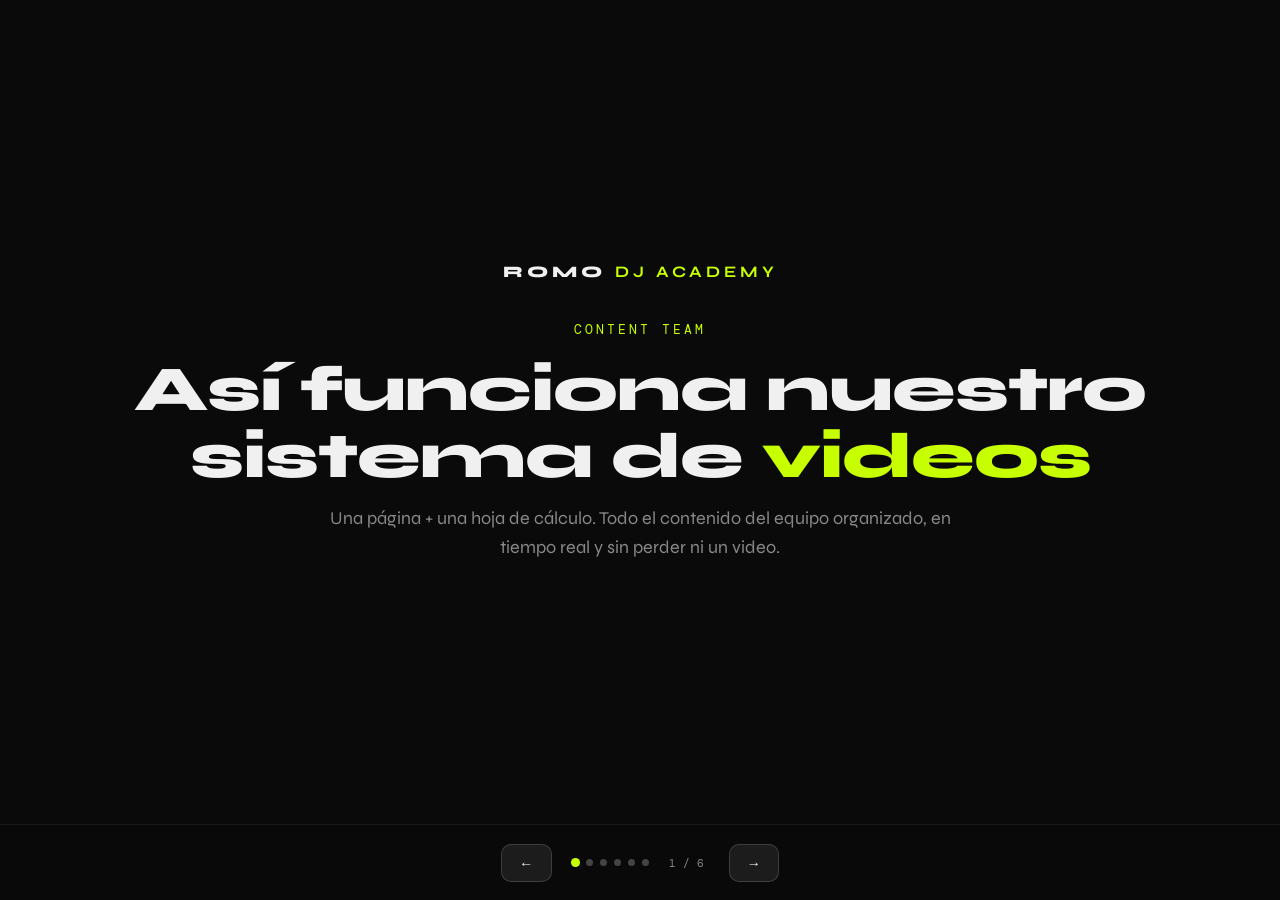
<file: presentacion.html>
<!DOCTYPE html>
<html lang="es">
<head>
<meta charset="UTF-8">
<meta name="viewport" content="width=device-width, initial-scale=1.0">
<title>Content Team ROMO — Cómo funciona</title>
<link rel="preconnect" href="https://fonts.googleapis.com">
<link rel="preconnect" href="https://fonts.gstatic.com" crossorigin>
<link href="https://fonts.googleapis.com/css2?family=Syne:wght@400..800&family=DM+Mono:wght@300;400;500&display=swap" rel="stylesheet">
<style>
  :root {
    --bg:#0a0a0a; --surface:#141414; --surface2:#1c1c1c; --surface3:#242424;
    --border:rgba(255,255,255,0.07); --border2:rgba(255,255,255,0.15);
    --text:#f0f0f0; --text2:#888; --text3:#444;
    --accent:#c8ff00; --accent-dim:rgba(200,255,0,0.12);
    --red:#ff4d4d; --red-dim:rgba(255,77,77,0.1);
    --green:#00e676; --green-dim:rgba(0,230,118,0.1);
    --amber:#ffab00; --blue:#448aff; --pink:#ff4081;
    --radius:10px; --radius-lg:16px;
    --font:'Syne',sans-serif; --mono:'DM Mono',monospace;
  }
  * { margin:0; padding:0; box-sizing:border-box; }
  html,body { height:100%; overflow:hidden; background:var(--bg); color:var(--text); font-family:var(--font); }

  .slide {
    position:absolute; top:0; left:0; right:0; bottom:76px;
    display:flex; flex-direction:column;
    align-items:center; text-align:center;
    padding:4vh 8vw 3vh; opacity:0; pointer-events:none;
    transform:translateX(40px); transition:opacity .45s ease, transform .45s ease;
    overflow-y:auto;
  }
  /* Centra vertical cuando cabe, permite scroll desde arriba cuando no */
  .slide::before, .slide::after { content:''; margin:auto; flex-shrink:0; }
  .slide::after { min-height:10px; }
  .slide.active { opacity:1; pointer-events:auto; transform:translateX(0); }

  .kicker { font-family:var(--mono); font-size:clamp(10px,1.4vw,13px); letter-spacing:3px; color:var(--accent); text-transform:uppercase; margin-bottom:18px; }
  h1 { font-size:clamp(30px,6vw,64px); font-weight:800; line-height:1.05; letter-spacing:-1px; }
  h2 { font-size:clamp(24px,4.2vw,44px); font-weight:800; line-height:1.1; margin-bottom:10px; }
  .sub { color:var(--text2); font-size:clamp(14px,1.8vw,18px); max-width:640px; margin-top:14px; line-height:1.6; }

  .logo { font-weight:800; font-size:clamp(13px,1.6vw,16px); letter-spacing:4px; }
  .logo b { color:var(--accent); }

  .cards { display:flex; gap:16px; flex-wrap:wrap; justify-content:center; margin-top:36px; max-width:1000px; }
  .card {
    background:var(--surface); border:1px solid var(--border); border-radius:var(--radius-lg);
    padding:26px 24px; width:min(290px,84vw); text-align:left;
  }
  .card .ico { font-size:28px; margin-bottom:12px; }
  .card h3 { font-size:17px; margin-bottom:8px; }
  .card p { color:var(--text2); font-size:13.5px; line-height:1.6; }
  .card .tag { display:inline-block; font-family:var(--mono); font-size:10px; letter-spacing:1.5px; padding:4px 10px; border-radius:20px; margin-bottom:12px; }

  .steps { display:flex; flex-direction:column; gap:14px; margin-top:34px; max-width:680px; width:100%; }
  .step {
    display:flex; align-items:flex-start; gap:16px; text-align:left;
    background:var(--surface); border:1px solid var(--border); border-radius:var(--radius-lg); padding:18px 20px;
  }
  .step .num {
    font-family:var(--mono); font-weight:500; color:var(--bg); background:var(--accent);
    min-width:30px; height:30px; border-radius:50%; display:flex; align-items:center; justify-content:center; font-size:14px;
  }
  .step h4 { font-size:15.5px; margin-bottom:4px; }
  .step p { color:var(--text2); font-size:13.5px; line-height:1.55; }

  .badge { font-family:var(--mono); font-size:11px; padding:4px 12px; border-radius:20px; letter-spacing:1px; }
  .badge-red { background:var(--red-dim); color:var(--red); border:1px solid rgba(255,77,77,.3); }
  .badge-green { background:var(--green-dim); color:var(--green); border:1px solid rgba(0,230,118,.3); }
  .mono { font-family:var(--mono); }
  .hl { color:var(--accent); }

  .people { display:flex; gap:10px; justify-content:center; margin-top:22px; flex-wrap:wrap; }
  .person { font-family:var(--mono); font-size:12px; letter-spacing:1px; background:var(--surface2); border:1px solid var(--border2); border-radius:20px; padding:7px 16px; }
  .person.ok { border-color:rgba(200,255,0,.4); color:var(--accent); }

  .flowline { display:flex; align-items:center; gap:10px; justify-content:center; flex-wrap:wrap; margin-top:34px; font-family:var(--mono); font-size:clamp(11px,1.5vw,14px); }
  .flownode { background:var(--surface); border:1px solid var(--border2); border-radius:var(--radius); padding:14px 18px; }
  .flownode small { display:block; color:var(--text2); font-size:10px; margin-top:4px; letter-spacing:1px; }
  .arrow { color:var(--accent); font-size:20px; }

  .estado-demo { display:flex; align-items:center; gap:14px; justify-content:center; margin:26px 0 8px; }
  .estado-demo .arrow { font-size:26px; }

  .cta {
    display:inline-block; margin-top:30px; background:var(--accent); color:#0a0a0a; text-decoration:none;
    font-weight:800; font-size:15px; padding:14px 30px; border-radius:var(--radius); letter-spacing:.5px;
  }
  .linkbox { font-family:var(--mono); font-size:clamp(11px,1.8vw,15px); color:var(--accent); background:var(--accent-dim); border:1px solid rgba(200,255,0,.3); padding:12px 20px; border-radius:var(--radius); margin-top:18px; word-break:break-all; }

  /* Navegación */
  .nav {
    position:fixed; bottom:0; left:0; right:0; height:76px;
    display:flex; align-items:center; justify-content:center;
    gap:20px; background:rgba(10,10,10,.95); border-top:1px solid var(--border); z-index:10;
  }
  .nav button {
    background:var(--surface2); color:var(--text); border:1px solid var(--border2); border-radius:var(--radius);
    font-family:var(--mono); font-size:14px; padding:9px 20px; cursor:pointer;
  }
  .nav button:hover { border-color:var(--accent); color:var(--accent); }
  .dots { display:flex; gap:7px; }
  .dot { width:7px; height:7px; border-radius:50%; background:var(--text3); cursor:pointer; transition:.2s; }
  .dot.on { background:var(--accent); transform:scale(1.3); }
  .counter { font-family:var(--mono); font-size:11px; color:var(--text2); min-width:40px; }
</style>
</head>
<body>

<!-- 1 · PORTADA -->
<section class="slide active">
  <div class="logo" style="margin-bottom:40px">ROMO <b>DJ ACADEMY</b></div>
  <div class="kicker">Content Team</div>
  <h1>Así funciona nuestro<br>sistema de <span class="hl">videos</span></h1>
  <p class="sub">Una página + una hoja de cálculo. Todo el contenido del equipo organizado, en tiempo real y sin perder ni un video.</p>
</section>

<!-- 2 · EL FLUJO -->
<section class="slide">
  <div class="kicker">El flujo completo</div>
  <h2>De WhatsApp a TikTok, <span class="hl">con orden</span></h2>
  <div class="flowline">
    <div class="flownode">💬 GRUPO WHATSAPP<small>se envía el video</small></div>
    <span class="arrow">→</span>
    <div class="flownode">📱 PÁGINA<small>se registra con su código</small></div>
    <span class="arrow">→</span>
    <div class="flownode">🚀 LIZY PUBLICA<small>cambia estado + descripción</small></div>
    <span class="arrow">→</span>
    <div class="flownode" style="border-color:rgba(200,255,0,.4)">📊 HOJA DE CONTROL<small>data en tiempo real</small></div>
  </div>
  <p class="sub">Cada video que se manda al grupo se registra en la página. Así siempre sabemos qué se grabó, qué falta publicar y qué ya salió.</p>
</section>

<!-- 3 · LA HOJA DE CÁLCULO -->
<section class="slide">
  <div class="kicker">1 · El centro de control</div>
  <h2>📊 La hoja de cálculo</h2>
  <p class="sub">Es la <b style="color:var(--text)">base de datos maestra</b>. Todo lo que pasa en la página cae aquí al instante, y cualquier cambio hecho aquí se refleja en la página en menos de un minuto.</p>
  <div class="people">
    <span class="person ok">MARLONT</span>
    <span class="person ok">KIKE</span>
    <span class="person ok">PETER</span>
    <span class="person" style="color:var(--text3)">🔒 nadie más tiene acceso</span>
  </div>
  <div class="cards">
    <div class="card">
      <div class="ico">⚡</div>
      <h3>Tiempo real</h3>
      <p>Ven toda la data en vivo: totales, pendientes, quién creó cada video y cuándo se envió.</p>
    </div>
    <div class="card">
      <div class="ico">✏️</div>
      <h3>Edición masiva</h3>
      <p>Corregir nombres, cambiar estados o asignar creadores en lote es más rápido directo en la hoja.</p>
    </div>
    <div class="card">
      <div class="ico">🛡️</div>
      <h3>Dos reglas</h3>
      <p>No tocar la <span class="mono hl">fila 1</span> (encabezados) ni la columna <span class="mono hl">ID</span>. Todo lo demás, libre.</p>
    </div>
  </div>
</section>

<!-- 4 · SUBIR VIDEOS -->
<section class="slide">
  <div class="kicker">2 · Para los creadores</div>
  <h2>📱 Registrar videos en la página</h2>
  <p class="sub">Es súper fácil — el nombre del video es <b style="color:var(--text)">el mismo código que se envió al grupo de WhatsApp</b> (ES 147, RLL 085, DM 036...).</p>
  <div class="steps">
    <div class="step">
      <div class="num">1</div>
      <div><h4>Un video → botón <span class="hl">+ Agregar video</span></h4>
      <p>Pones el código del video, la categoría, la fecha de envío y tu nombre como creador.</p></div>
    </div>
    <div class="step">
      <div class="num">2</div>
      <div><h4>Varios videos → pestaña <span class="hl">+ Tanda masiva</span></h4>
      <p>Pegas la lista de códigos (uno por línea), eliges categoría, fecha y creador una sola vez, y se registran todos juntos.</p></div>
    </div>
    <div class="step">
      <div class="num">3</div>
      <div><h4>Listo — quedan como <span class="badge badge-red">PENDIENTE</span></h4>
      <p>Se guardan al instante en la hoja de control y aparecen en la pestaña Pendientes, esperando su turno para publicarse.</p></div>
    </div>
  </div>
</section>

<!-- 5 · LIZY PUBLICA -->
<section class="slide">
  <div class="kicker">3 · Al publicar — Lizy</div>
  <h2>🚀 Cada video publicado se marca</h2>
  <div class="estado-demo">
    <span class="badge badge-red" style="font-size:14px;padding:8px 20px">PENDIENTE</span>
    <span class="arrow">→</span>
    <span class="badge badge-green" style="font-size:14px;padding:8px 20px">PUBLICADO</span>
  </div>
  <div class="steps">
    <div class="step">
      <div class="num">1</div>
      <div><h4>Abrir la pestaña <span class="hl">Pendientes</span></h4>
      <p>Ahí está la lista de todo lo que falta publicar, con su código y categoría.</p></div>
    </div>
    <div class="step">
      <div class="num">2</div>
      <div><h4>Publicar el video y marcarlo con el botón <span class="hl">✓</span></h4>
      <p>Un solo click y pasa de PENDIENTE a PUBLICADO en todo el sistema.</p></div>
    </div>
    <div class="step">
      <div class="num">3</div>
      <div><h4>Pegar la <span class="hl">Descripción TikTok 📝</span></h4>
      <p>En el detalle del video (✎) se pega el caption que se usó al publicarlo: texto y hashtags. Así queda registrado qué descripción lleva cada video y la data queda completa.</p></div>
    </div>
  </div>
</section>

<!-- 6 · CIERRE -->
<section class="slide">
  <div class="kicker">Eso es todo</div>
  <h2>Data completa = <span class="hl">mejores decisiones</span></h2>
  <p class="sub">Con cada video registrado, marcado y con su descripción, sabemos qué categorías funcionan, qué creador produce más y qué contenido repetir.</p>
  <div class="linkbox">mxrlont0052.github.io/romocont</div>
  <a class="cta" href="https://mxrlont0052.github.io/romocont/" target="_blank">Abrir la página →</a>
  <div class="logo" style="margin-top:50px">ROMO <b>DJ ACADEMY</b></div>
</section>

<div class="nav">
  <button onclick="go(-1)">←</button>
  <div class="dots" id="dots"></div>
  <span class="counter" id="counter"></span>
  <button onclick="go(1)">→</button>
</div>

<script>
const slides = [...document.querySelectorAll('.slide')];
const dotsEl = document.getElementById('dots');
let cur = 0;
slides.forEach((_, i) => {
  const d = document.createElement('div');
  d.className = 'dot' + (i===0?' on':'');
  d.onclick = () => show(i);
  dotsEl.appendChild(d);
});
function show(i) {
  cur = Math.max(0, Math.min(slides.length-1, i));
  slides.forEach((s, j) => s.classList.toggle('active', j===cur));
  [...dotsEl.children].forEach((d, j) => d.classList.toggle('on', j===cur));
  document.getElementById('counter').textContent = (cur+1) + ' / ' + slides.length;
}
function go(dir) { show(cur + dir); }
document.addEventListener('keydown', e => {
  if (e.key==='ArrowRight' || e.key===' ' || e.key==='Enter') go(1);
  if (e.key==='ArrowLeft') go(-1);
});
let tx = null;
document.addEventListener('touchstart', e => tx = e.touches[0].clientX);
document.addEventListener('touchend', e => {
  if (tx===null) return;
  const dx = e.changedTouches[0].clientX - tx;
  if (Math.abs(dx) > 50) go(dx < 0 ? 1 : -1);
  tx = null;
});
show(0);
</script>
</body>
</html>
</file>
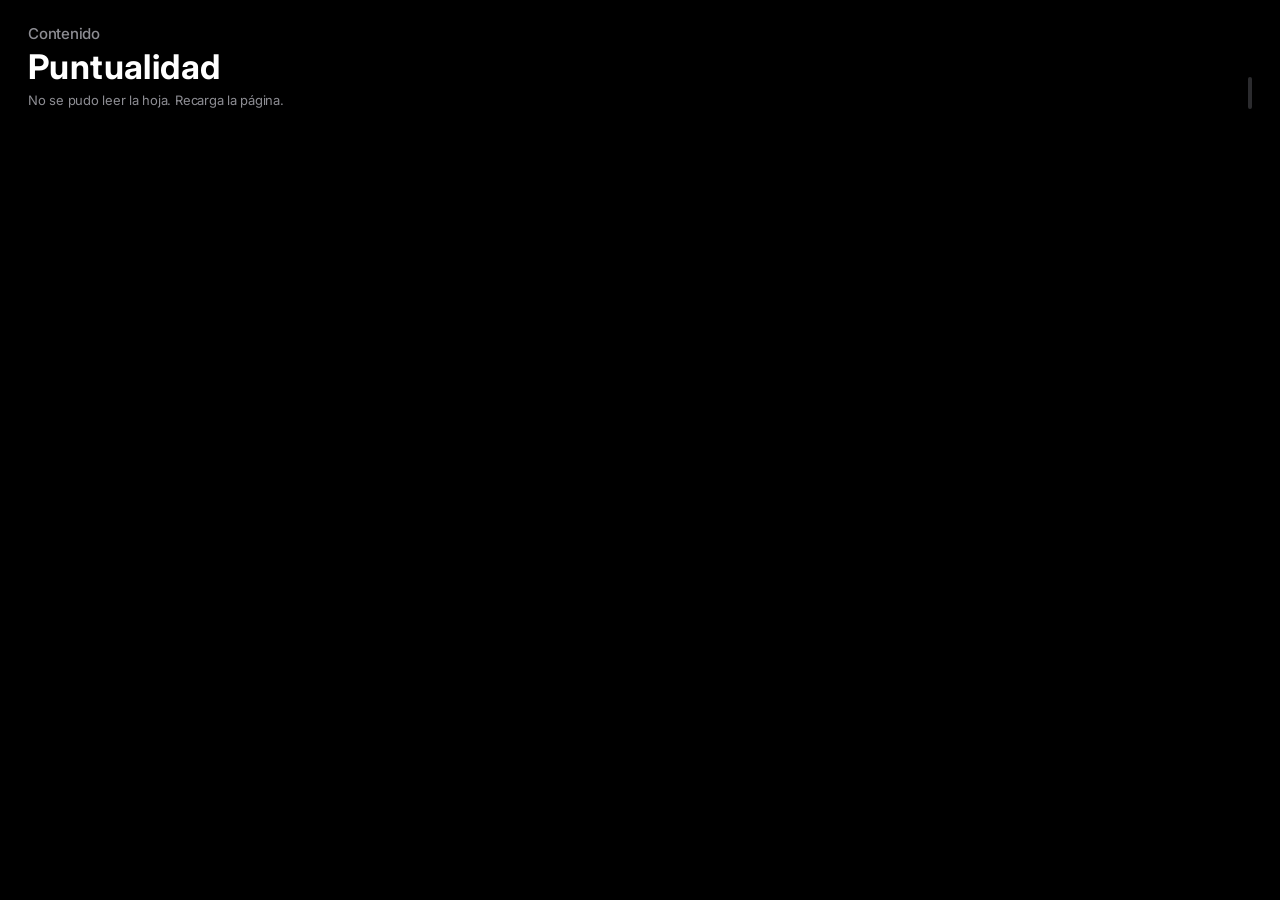
<file: puntualidad.html>
<!doctype html>
<html lang="es" data-t="c">
<head>
<meta charset="utf-8">
<meta http-equiv="Cache-Control" content="no-cache, no-store, must-revalidate">
<meta name="viewport" content="width=device-width, initial-scale=1, viewport-fit=cover">
<meta name="theme-color" content="#000000">
<title>ROMO · Puntualidad</title>
<link rel="preconnect" href="https://fonts.googleapis.com">
<link rel="preconnect" href="https://fonts.gstatic.com" crossorigin>
<link rel="stylesheet" href="https://fonts.googleapis.com/css2?family=Inter:opsz,wght@14..32,400..700&display=swap">
<style>
/* ROMO CENTRAL › Puntualidad (para Kike, opción A «tabla», elegida por Marlon 03-11-2026). Solo LEE la hoja «Romo cont».
   Compara lo programado (DÍA PUBLICAR + HORA PUBLICAR) con lo que RomoOps escribe en TT/IG/FB PUBLICADO, red por red.
   A tiempo = ±30 min. Hoy RomoOps escribe solo el DÍA: mientras no traiga la hora, se mide en días (mismo día = a tiempo). */
:root{
  --negro:#000; --card:#1C1C1E; --card-2:#2C2C2E; --fill:rgba(120,120,128,.36); --sep:rgba(84,84,88,.6);
  --l1:#fff; --l2:rgba(235,235,245,.6); --l3:rgba(235,235,245,.3); --rojo:#E8001D; --verde:#30D158; --rojo-s:#FF453A; --ambar:#FF9F0A; --rojo-t:#FF4245; --cyan:#00FFFF;
  --font:"Inter",system-ui,-apple-system,"Segoe UI",Roboto,sans-serif;
  --spring:linear(0, 0.060 4.2%, 0.186 8.3%, 0.329 12.5%, 0.464 16.7%, 0.583 20.8%, 0.681 25.0%, 0.759 29.2%, 0.820 33.3%, 0.866 37.5%, 0.902 41.7%, 0.928 45.8%, 0.948 50.0%, 0.962 54.2%, 0.973 58.3%, 0.981 62.5%, 0.986 66.7%, 0.990 70.8%, 0.993 75.0%, 0.995 79.2%, 0.996 83.3%, 0.997 87.5%, 0.998 91.7%, 0.999 95.8%, 1);
}
@supports not (transition-timing-function: linear(0, 1)){:root{--spring:cubic-bezier(.25,.1,.25,1)}}
*{box-sizing:border-box;margin:0;padding:0}
html,body{background:var(--negro)}
body{color:var(--l1);font:400 15px/20px var(--font);letter-spacing:-.016em;-webkit-font-smoothing:antialiased;font-optical-sizing:auto;padding:24px 28px 56px}
button{font:inherit;color:inherit;border:0;background:none;cursor:pointer;-webkit-tap-highlight-color:transparent}
button:focus{outline:none} button:focus-visible{outline:2px solid #FF6165;outline-offset:2px}
a{color:inherit;text-decoration:none}

.head{display:flex;align-items:flex-end;justify-content:space-between;gap:16px;flex-wrap:wrap}
.kicker{font:500 15px/20px var(--font);color:var(--l2)}
.h1{font:700 34px/41px var(--font);letter-spacing:.012em;margin-top:2px}
.sub{font:400 13px/18px var(--font);color:var(--l2);margin-top:4px}
.controles{display:flex;gap:10px;flex-wrap:wrap}

/* Segmentado: cápsula 32, pulgar #636366 que se desliza con resorte */
.seg{position:relative;display:inline-flex;height:32px;padding:2px;border-radius:980px;background:var(--fill)}
.seg button{position:relative;z-index:1;height:28px;padding:0 14px;border-radius:980px;font:500 13px/28px var(--font);letter-spacing:-.006em;color:#fff;white-space:nowrap}
.seg button .c{color:var(--l2);margin-left:5px}
.seg button[aria-pressed=true]{font-weight:600}
.seg i{position:absolute;z-index:0;top:2px;bottom:2px;left:0;border-radius:980px;background:#636366;box-shadow:0 3px 8px rgba(0,0,0,.12),0 3px 1px rgba(0,0,0,.04);transition:transform .5s var(--spring),width .5s var(--spring)}

.kpis{display:grid;grid-template-columns:repeat(4,minmax(0,1fr));gap:12px;margin-top:20px}
.kpi{background:var(--card);border-radius:14px;padding:14px 16px}
.kpi .l{font:400 13px/18px var(--font);color:var(--l2)}
.kpi .v{font:700 28px/34px var(--font);letter-spacing:.012em;margin-top:2px;font-variant-numeric:tabular-nums}
.kpi .d{font:400 12px/16px var(--font);color:var(--l2);margin-top:2px}


.card{background:var(--card);border-radius:14px;padding:16px;margin-top:12px}
.card h2{font:600 17px/22px var(--font);letter-spacing:-.026em}
.card .nota{font:400 12px/16px var(--font);color:var(--l2);margin-top:2px}
.card .top{display:flex;align-items:flex-start;justify-content:space-between;gap:12px;margin-bottom:12px;flex-wrap:wrap}
.scroll{overflow-x:auto;-webkit-overflow-scrolling:touch;margin:0 -16px;padding:0 16px}
.aviso{font:400 13px/18px var(--font);color:var(--l2);background:rgba(255,159,10,.12);border-radius:10px;padding:10px 12px;margin-top:12px}
.aviso b{color:#fff;font-weight:600}

table{width:100%;border-collapse:collapse;font-variant-numeric:tabular-nums}
th{font:400 12px/16px var(--font);color:var(--l2);text-align:right;padding:0 8px 8px;white-space:nowrap}
th:first-child,td:first-child,th.iz,td.iz{text-align:left}
td{font:400 14px/18px var(--font);text-align:right;padding:9px 8px;box-shadow:inset 0 .5px 0 var(--sep);white-space:nowrap}
td b{font-weight:600}
td.iz{max-width:260px;overflow:hidden;text-overflow:ellipsis}
td .m{display:block;font:400 12px/16px var(--font);color:var(--l2);overflow:hidden;text-overflow:ellipsis}
tbody tr{cursor:pointer}
@media (hover:hover){tbody tr:hover td{background:rgba(120,120,128,.12)}}
tbody tr:active td{background:rgba(120,120,128,.32);transition:none}

/* Estado por red: punto de color + texto */
.est{display:inline-flex;align-items:center;gap:6px;font:500 13px/18px var(--font)}
.est i{width:8px;height:8px;border-radius:50%;flex:none}
.est.ok i{background:var(--verde)} .est.tarde i{background:var(--rojo-s)} .est.antes i{background:var(--ambar)}
.est.no,.est.espera{color:var(--l3)} .est.no i{border:1.5px solid var(--l3)} .est.espera i{border:1.5px dashed var(--l3)}
.est.tarde{color:#FF6961}
.leyenda{display:flex;gap:14px;flex-wrap:wrap;font:400 12px/16px var(--font);color:var(--l2);margin-top:12px}

.vacio{text-align:center;padding:56px 16px}
.vacio b{display:block;font:600 17px/22px var(--font)}
.vacio p{font:400 15px/20px var(--font);color:var(--l2);margin-top:4px}

@media (max-width:900px){.kpis{grid-template-columns:repeat(2,minmax(0,1fr))}body{padding:16px}}
</style>
</head>
<body>

<div class="head">
  <div>
    <div class="kicker">Contenido</div>
    <div class="h1">Puntualidad</div>
    <div class="sub" id="sub">Cargando la hoja…</div>
  </div>
  <div class="controles"><div class="seg" id="segOrden" role="group" aria-label="Orden"></div></div>
</div>

<div id="cuerpo"></div>

<script>
const SCRIPT_URL = 'https://script.google.com/macros/s/AKfycbxXMj7tetNujWtLkvyaFQfRJlJfn_MduZP6uDt24lzjznjlY8w0PQ4St1kOqt5Yx6Tb/exec';
const MARGEN_MIN = 30;            // ±30 min = a tiempo (Marlon, 03-11-2026)
const ZONA = '-05:00';            // la hora programada es hora de Quito
const REDES = [{ k: 'tt', t: 'TikTok' }, { k: 'ig', t: 'Instagram' }, { k: 'fb', t: 'Facebook' }];
const ORDENES = [{ k: 'reciente', t: 'Más recientes' }, { k: 'atraso', t: 'Más atrasados' }, { k: 'alcance', t: 'Más alcance' }];

let VIDEOS = [], ORDEN = 'reciente', ACT = '';
const $ = s => document.querySelector(s);
const num = x => { const n = parseFloat(String(x ?? '').replace(/,/g, '')); return isFinite(n) ? n : 0; };
const FMT = new Intl.NumberFormat('de-DE', { maximumFractionDigits: 0 });
const fmt = n => FMT.format(Math.round(n));
const esc = s => String(s ?? '').replace(/[&<>"]/g, c => ({ '&': '&amp;', '<': '&lt;', '>': '&gt;', '"': '&quot;' }[c]));
const MES = ['ene','feb','mar','abr','may','jun','jul','ago','sep','oct','nov','dic'];
const dia = iso => { const [y, m, d] = String(iso || '').slice(0, 10).split('-'); return d ? `${+d} ${MES[+m - 1]}` : ''; };
const bonito = s => { s = String(s || '').trim().toLowerCase(); return s ? s.replace(/(^|\s)\S/g, c => c.toUpperCase()).replace(/\b(Ia|Mdt|Dm|Ea)\b/g, w => w.toUpperCase()) : ''; };
const iso10 = s => String(s || '').trim().slice(0, 10);
const tieneHora = s => /\d{4}-\d\d-\d\d[T ]\d\d:\d\d/.test(String(s || ''));

// Diferencia de una red: {t:'ok'|'tarde'|'antes'|'no', min (si hay hora) o dias, txt}
// El ID de un video de TikTok guarda la hora exacta en que salió (los primeros 32 bits = segundos Unix).
// IG y FB no la traen en su ID: esas redes siguen en días hasta que RomoOps escriba la hora.
function horaTikTok(id){
  id = String(id || '').trim(); if (!/^\d{15,}$/.test(id)) return '';
  try { return new Date(Number(BigInt(id) >> 32n) * 1000).toISOString(); } catch { return ''; }
}
function red(v, p){
  const real = (p === 'tt' && horaTikTok(v.tt_id)) || String(v[p + '_publicado'] || '').trim();
  const prog = iso10(v.dia_pub), hora = String(v.hora_pub || '').trim();
  // Sin fecha real: si RomoOps no ha vuelto a pasar desde el día programado, todavía no se sabe (no es «no salió»).
  if (!real) return prog >= (iso10(v.actualizado) || ACT) ? { t: 'espera', txt: 'esperando dato' } : { t: 'no', txt: 'no salió' };
  if (tieneHora(real) && /^\d\d?:\d\d/.test(hora)) {
    const r = /[zZ]|[+-]\d\d:?\d\d$/.test(real) ? new Date(real.replace(' ', 'T')) : new Date(real.replace(' ', 'T').slice(0, 16) + ':00' + ZONA);
    const pr = new Date(`${prog}T${hora.padStart(5, '0')}:00${ZONA}`);
    const min = Math.round((r - pr) / 60000);
    const sale = r.toLocaleString('es', { timeZone: 'America/Guayaquil', hour: '2-digit', minute: '2-digit', hourCycle: 'h23' }) + (iso10(r.toLocaleDateString('sv', { timeZone: 'America/Guayaquil' })) !== prog ? ' · ' + dia(r.toLocaleDateString('sv', { timeZone: 'America/Guayaquil' })) : '');
    if (Math.abs(min) <= MARGEN_MIN) return { t: 'ok', min, hora: sale, txt: 'a tiempo' };
    return { t: min > 0 ? 'tarde' : 'antes', min, hora: sale, txt: (min > 0 ? '+' : '−') + dur(Math.abs(min)) };
  }
  const dias = Math.round((Date.parse(iso10(real)) - Date.parse(prog)) / 864e5);
  if (!dias) return { t: 'ok', dias: 0, min: 0, txt: 'a tiempo' };
  return { t: dias > 0 ? 'tarde' : 'antes', dias, min: dias * 1440, txt: (dias > 0 ? '+' : '−') + Math.abs(dias) + (Math.abs(dias) === 1 ? ' día' : ' días') };
}
function dur(min){
  if (min < 60) return min + ' min';
  if (min < 1440) { const h = Math.floor(min / 60), m = min % 60; return h + ' h' + (m ? ' ' + m + ' min' : ''); }
  const d = Math.floor(min / 1440), h = Math.round((min % 1440) / 60); return d + (d === 1 ? ' día' : ' días') + (h ? ' ' + h + ' h' : '');
}
function alcance(v){
  const s = { vistas: 0, likes: 0, com: 0, comp: 0 };
  REDES.forEach(({ k }) => { s.vistas += num(v[k + '_vistas']); s.likes += num(v[k + '_likes']); s.com += num(v[k + '_comentarios']); s.comp += num(v[k + '_compartidos']); });
  return s;
}
const peorAtraso = v => Math.max(0, ...REDES.map(({ k }) => v._r[k]).filter(r => r.t === 'tarde').map(r => r.min));
const chip = r => `<span class="est ${r.t}"><i></i>${esc(r.txt)}</span>`;

function seg(el, items, actual, alElegir){
  el.innerHTML = items.map(i => `<button type="button" data-k="${i.k}" aria-pressed="${i.k === actual}">${esc(i.t)}</button>`).join('') + '<i></i>';
  const mover = sinAnim => { const b = el.querySelector('[aria-pressed=true]'), th = el.querySelector('i');
    if (sinAnim) th.style.transition = 'none';
    th.style.width = b.offsetWidth + 'px'; th.style.transform = `translateX(${b.offsetLeft}px)`;
    if (sinAnim) requestAnimationFrame(() => th.style.transition = ''); };
  el.querySelectorAll('button').forEach(b => b.onclick = () => {
    el.querySelectorAll('button').forEach(x => x.setAttribute('aria-pressed', x === b)); mover(); alElegir(b.dataset.k); });
  requestAnimationFrame(() => mover(true));
}

function pintar(){
  const lista = [...VIDEOS];
  if (!lista.length) { $('#cuerpo').innerHTML = `<div class="card" style="margin-top:20px"><div class="vacio"><b>Todavía no hay videos publicados con día y hora programados</b><p>Aparecen cuando se programan en ROMO CENTRAL › Programar.</p></div></div>`; return; }
  const salidas = lista.flatMap(v => REDES.map(({ k }) => v._r[k])).filter(r => r.t !== 'no' && r.t !== 'espera');
  const ok = salidas.filter(r => r.t === 'ok').length, tarde = salidas.filter(r => r.t === 'tarde');
  const prom = tarde.length ? tarde.reduce((a, r) => a + r.min, 0) / tarde.length : 0;
  const al = lista.map(alcance), vistas = al.reduce((a, m) => a + m.vistas, 0), inter = al.reduce((a, m) => a + m.likes + m.com + m.comp, 0);
  const porRed = REDES.map(({ k, t }) => { const s = lista.map(v => v._r[k]).filter(r => r.t !== 'no' && r.t !== 'espera'); return `${t} ${s.length ? Math.round(100 * s.filter(r => r.t === 'ok').length / s.length) + ' %' : '—'}`; }).join(' · ');
  
  const orden = lista.sort(ORDEN === 'atraso' ? (a, b) => peorAtraso(b) - peorAtraso(a) || b._prog.localeCompare(a._prog)
    : ORDEN === 'alcance' ? (a, b) => alcance(b).vistas - alcance(a).vistas : (a, b) => b._prog.localeCompare(a._prog));

  $('#cuerpo').innerHTML = `
    <div class="kpis">
      <div class="kpi"><div class="l">A tiempo</div><div class="v">${salidas.length ? Math.round(100 * ok / salidas.length) : 0} %</div><div class="d">${porRed}</div></div>
      <div class="kpi"><div class="l">Salieron tarde</div><div class="v">${fmt(tarde.length)}</div><div class="d">de ${fmt(salidas.length)} publicaciones (una por red)</div></div>
      <div class="kpi"><div class="l">Atraso promedio</div><div class="v">${tarde.length ? '+' + dur(Math.round(prom)) : '—'}</div><div class="d">solo de los que salieron tarde</div></div>
      <div class="kpi"><div class="l">Alcance</div><div class="v">${fmt(vistas)}</div><div class="d">vistas · ${fmt(inter)} interacciones</div></div>
    </div>
    <div class="aviso"><b>TikTok se mide en horas y minutos</b> (la hora sale del ID del video; a tiempo = ±${MARGEN_MIN} min). <b>Instagram y Facebook, por ahora en días:</b> RomoOps guarda solo el día en que salieron. Cuando traiga la hora, pasan solas a horas.</div>
    <div class="card"><div class="top"><div><h2>Videos publicados</h2><div class="nota">Toca un video para abrirlo en TikTok</div></div></div>
    <div class="scroll"><table><thead><tr><th class="iz">Video</th><th class="iz">Programado</th>${REDES.map(r => `<th class="iz">${r.t}</th>`).join('')}<th>Vistas</th><th>Likes</th><th>Coment.</th><th>Compart.</th></tr></thead><tbody>
    ${orden.map(v => { const m = alcance(v), link = v.tiktok || v.link || v.instagram || v.facebook || '';
      return `<tr data-link="${esc(link)}"><td class="iz"><b>${esc(v.nombre)}</b><span class="m">${esc(bonito(v.categoria))}${v.publico ? ' · publicó ' + esc(bonito(v.publico)) : ''}</span></td>
      <td class="iz">${esc(dia(v.dia_pub))}<span class="m">${esc(v.hora_pub || 'sin hora')}</span></td>
      ${REDES.map(({ k }) => `<td class="iz">${chip(v._r[k])}${v._r[k].hora ? `<span class="m">salió ${esc(v._r[k].hora)}</span>` : ''}</td>`).join('')}
      <td><b>${fmt(m.vistas)}</b></td><td>${fmt(m.likes)}</td><td>${fmt(m.com)}</td><td>${fmt(m.comp)}</td></tr>`; }).join('')}
    </tbody></table></div>
    <div class="leyenda"><span class="est ok"><i></i>a tiempo</span><span class="est tarde"><i></i>tarde</span><span class="est antes"><i></i>antes de lo programado</span><span class="est no"><i></i>no salió en esa red</span><span class="est espera"><i></i>esperando dato de RomoOps</span></div></div>`;
  document.querySelectorAll('tbody tr').forEach(tr => tr.onclick = () => { if (tr.dataset.link) window.open(tr.dataset.link, '_blank', 'noopener'); });
}

// Camino rápido (11-11-2026): la misma respuesta de la hoja, pero desde ROMO CENTRAL: comprimida (~40 KB en vez de 465 KB)
// y ya en memoria (0,5 s en vez de 4 s o más). En el teléfono con mala señal era lo que dejaba esto en «Sincronizando».
// Si ROMO CENTRAL no contesta en 8 s, se lee directo de Google como siempre.
const VIDEOS_RAPIDO = 'https://rauwkbron--romo-central-web' + (new URLSearchParams(location.search).get('api') === 'dev' ? '-dev' : '') + '.us-east.modal.run/api/videos';   // ?api=dev → servidor de prueba
async function leerRapido(){
  const ctl = new AbortController(), t = setTimeout(() => ctl.abort(), 8000);
  try { const r = await fetch(VIDEOS_RAPIDO, { signal: ctl.signal }); if (!r.ok) throw new Error('rápido ' + r.status);
    const d = await r.json(); if (!Array.isArray(d)) throw new Error('rápido: respuesta rara'); return d; }
  finally { clearTimeout(t); }
}
async function leerHoja(intentos = 3){
  try { return await leerRapido(); } catch (e) {}
  for (let i = 1; ; i++) {
    const ctl = new AbortController(), t = setTimeout(() => ctl.abort(), 20000);
    try { const r = await fetch(SCRIPT_URL, { cache: 'no-store', signal: ctl.signal }); return await r.json(); }
    catch (e) { if (i >= intentos) throw e; }
    finally { clearTimeout(t); }
  }
}
// Igual que Analítica: pinta al instante con la copia del Inicio y relee por detrás si tiene más de 2 minutos.
async function cargar(){
  let copia = null, edad = Infinity;
  try { copia = JSON.parse(localStorage.getItem('romocont_cache') || 'null'); edad = Date.now() - (+localStorage.getItem('romocont_cache_t') || 0); } catch {}
  if (Array.isArray(copia) && copia.length) { try { pintarCon(copia); } catch {} if (edad < 120000) return; }
  try {
    const d = await leerHoja();
    try { localStorage.setItem('romocont_cache', JSON.stringify((Array.isArray(d) ? d : d.videos || []).filter(v => v && v.id !== 'CONFIG_NUBE'))); localStorage.setItem('romocont_cache_t', Date.now()); } catch {}
    pintarCon(d);
  } catch (e) { if (!copia) throw e; }
}
function pintarCon(d){
  const todos = (Array.isArray(d) ? d : d.videos || []).filter(v => v && v.nombre && String(v.estado).toUpperCase() === 'PUBLICADO');
  const act = ACT = todos.map(v => iso10(v.actualizado)).filter(Boolean).sort().pop() || '';
  VIDEOS = todos.filter(v => /^\d{4}-\d\d-\d\d/.test(iso10(v.dia_pub))).map(v => ({ ...v, _prog: iso10(v.dia_pub) + ' ' + String(v.hora_pub || ''), _r: Object.fromEntries(REDES.map(({ k }) => [k, red(v, k)])) }));
  const sin = todos.length - VIDEOS.length;
  $('#sub').textContent = `${fmt(VIDEOS.length)} videos publicados con día programado${act ? ` · datos al ${dia(act)}` : ''}${sin ? ` · ${fmt(sin)} publicados antes de Programar no se cuentan` : ''}`;
  seg($('#segOrden'), ORDENES, ORDEN, k => { ORDEN = k; pintar(); });
  pintar();
}
cargar().catch(() => { $('#sub').textContent = 'No se pudo leer la hoja. Recarga la página.'; });
</script>
</body>
</html>
</file>
<file: romo-apple.css>
/* ROMO · piel estilo Apple (aprobada 20-10-2026, opción C con selección roja). REGLA GENERAL para todas las pantallas de ROMO CONT / ROMO CENTRAL.
   Se activa con <html data-t="c">. Valores: apple-design-research (HIG oscuro, tabla de tracking, demo #escritorio, controles.md).
   Rojo ROMO #E8001D = rellenos (blanco encima 4.7:1). Texto/íconos rojos chicos = #FF4245 (5.0:1 sobre #1C1C1E). Un solo relleno rojo por pantalla.
   Detalle de la regla: romo-central/SISTEMA-DISENO-ROMO.md */
:root[data-t]{
  --negro:#000; --card:#1C1C1E; --card-2:#2C2C2E; --borde:transparent;
  --l2:rgba(235,235,245,.6); --l3:rgba(235,235,245,.3);
  --rojo:#E8001D; --rojo-t:#FF4245; --rojo-suave:rgba(232,0,29,.2); --cyan:#00FFFF;
  --fill:rgba(120,120,128,.36); --sep:rgba(84,84,88,.6);
  --font:"Inter",system-ui,-apple-system,"Segoe UI",Roboto,sans-serif;
}
:root[data-t] body{font-optical-sizing:auto;-moz-osx-font-smoothing:grayscale;letter-spacing:-.016em}

/* Íconos (Lucide, trazo 1.75 como el peso del texto) */
svg.ico{width:18px;height:18px;flex:none;fill:none;stroke:currentColor;stroke-width:1.75;stroke-linecap:round;stroke-linejoin:round}

/* Barra lateral */
[data-t] .side{border-right:0;box-shadow:inset -.5px 0 0 var(--sep)}
[data-t] .side .grp{font:600 12px/16px var(--font);letter-spacing:0;text-transform:none;color:var(--l2);padding:18px 10px 6px}
[data-t] .side a{font:500 14px/1 var(--font);letter-spacing:-.01em;color:rgba(255,255,255,.88);height:36px;border-radius:8px}
[data-t] .side a .ico{color:var(--l2)}
[data-t] .side a.on{background:var(--card-2);color:#fff}
[data-t] .side a.on .ico{color:var(--rojo-t)}
[data-t] .side a .n{font:600 12px/1 var(--font);background:var(--rojo);border-radius:980px;padding:3px 7px;min-width:20px;text-align:center}
[data-t] .me{background:var(--card)}
[data-t] .me b{font:600 13px/16px var(--font)}
[data-t] .me small{font:400 11px/14px var(--font)}
[data-t] .me button{font:500 12px/1 var(--font)}
[data-t] .av{font:600 12px/1 var(--font);box-shadow:none}
@media (hover:hover){[data-t] .side a:hover{background:rgba(120,120,128,.18)}}

/* Jerarquía de texto (HIG: Large Title 34 Bold · Headline 17 Semibold · Subheadline 15 · Footnote 13) */
[data-t] .kicker{font:500 15px/20px var(--font);letter-spacing:-.016em;text-transform:none;color:var(--l2)}
[data-t] .h1{font:700 34px/41px var(--font);letter-spacing:.012em;text-transform:none;margin-top:2px}
[data-t] .sub{font:400 15px/20px var(--font);letter-spacing:-.016em}
[data-t] .sec h2{font:600 17px/22px var(--font);letter-spacing:-.026em;text-transform:none}
[data-t] .sec span{font:400 13px/18px var(--font)}
[data-t] .t{font:600 15px/20px var(--font);letter-spacing:-.016em}
[data-t] .m{font:400 13px/18px var(--font);letter-spacing:-.006em}
[data-t] .empty{font:400 14px/20px var(--font)}
[data-t] .card{box-shadow:none}
[data-t] .tag{font:600 11px/1 var(--font);letter-spacing:.006em;text-transform:none;border-radius:980px;padding:4px 8px}
[data-t] .tag.red{background:rgba(232,0,29,.18);color:#FF6165}
[data-t] .btn{font:600 15px/1 var(--font);letter-spacing:-.016em}
[data-t] .btn-sm{font-size:13px;letter-spacing:-.006em}
[data-t] .btn-red{text-transform:none}
[data-t] .pbar i{background:var(--rojo)}
[data-t] .chip{font:500 13px/1 var(--font)}
[data-t] kbd{font:500 11px/1 var(--font);letter-spacing:0}
[data-t] select.sel{font:500 13px/1 var(--font)}
[data-t] .toast{font:600 14px/18px var(--font)}

/* Subir */
[data-t] .drop{border:1.5px dashed rgba(235,235,245,.22);background:var(--card)}
[data-t] .drop.over{border-color:var(--rojo);background:rgba(232,0,29,.1)}
[data-t] .drop .big{font:700 22px/28px var(--font);letter-spacing:-.012em;text-transform:none}

/* EDITS · 3 botones */
[data-t] .bigb{box-shadow:none;border-radius:22px}
[data-t] .bigb .ic{font:0/0 a;color:#fff}
[data-t] .bigb .ic .ico{width:28px;height:28px;stroke-width:1.6}
[data-t] .bigb .nm{font:700 22px/28px var(--font);letter-spacing:-.012em;text-transform:none}
[data-t] .bigb .ds{font:400 15px/20px var(--font);letter-spacing:-.016em}
[data-t] .bigb.main1{box-shadow:none}
[data-t] .bigb.main1::after{display:none}
[data-t] .cnt{font:700 40px/1 var(--font);letter-spacing:-.02em}
[data-t] .cnt small{font:500 13px/1 var(--font);letter-spacing:-.006em;text-transform:none}

/* ROMO CAMBIOS · SOLO piel (mismos tamaños y posiciones que la opción A aprobada) */
[data-t] .ctop .h1{font-size:24px;line-height:28px;letter-spacing:-.012em}
[data-t] .pill{font:500 12px/1 var(--font);box-shadow:none}
[data-t] .steps button,[data-t] .seg button{font:600 13px/1 var(--font);letter-spacing:-.006em}
[data-t] .steps button[aria-pressed=true],[data-t] .seg button[aria-pressed=true]{background:#636366;color:#fff}
[data-t] .seg button[aria-pressed=true] kbd{background:rgba(255,255,255,.16);color:#fff}
[data-t] .cola button.on{background:var(--card-2);box-shadow:inset 0 0 0 1.5px var(--rojo)}
[data-t] .track .mk::before{content:"Cambio";font:600 10px/1 var(--font);letter-spacing:0}
[data-t] .ptime,[data-t] .ptime button{font-family:var(--font);font-weight:500}
[data-t] .panel{box-shadow:none}
[data-t] .lbl{font:600 13px/16px var(--font);letter-spacing:-.006em;text-transform:none}
[data-t] .lbl b{color:var(--rojo-t)}
[data-t] .lbl span{font-weight:400}
[data-t] .estado1{font:600 14px/18px var(--font)}
[data-t] .estado1 button{font:500 12px/1 var(--font)}
[data-t] .sl{font:500 12px/1 var(--font)}
[data-t] .sl input{accent-color:var(--rojo)}
[data-t] .aviso{font:500 13px/18px var(--font)}
[data-t] .error{background:rgba(232,0,29,.16);color:#FF6165;font:500 13px/18px var(--font)}

/* ───────── C · "Mac": barra lateral flotante + selección roja sólida + tinte rojo en la tarjeta principal ───────── */
[data-t=c] .side{box-shadow:none;margin:8px 0 8px 8px;height:calc(100vh - 16px);top:8px;border-radius:18px;background:#141416;box-shadow:inset 0 0 0 .5px rgba(255,255,255,.08)}
[data-t=c] .side a.on{background:var(--rojo);color:#fff}
[data-t=c] .side a.on .ico{color:#fff}
[data-t=c] .side a.on .n{background:#fff;color:var(--rojo)}
[data-t=c] .me{background:transparent}
[data-t=c] .kicker{color:var(--rojo-t)}
[data-t=c] .bigb .ic{width:48px;height:48px;border-radius:12px;display:grid;place-items:center;background:var(--card-2)}
[data-t=c] .bigb.main1 .ic{background:var(--rojo-suave);color:var(--rojo-t)}
[data-t=c] .bigb.main1{background:linear-gradient(160deg,rgba(232,0,29,.22),rgba(232,0,29,0) 60%),var(--card)}
[data-t=c] .cola button.on{background:var(--rojo-suave);box-shadow:inset 0 0 0 1.5px var(--rojo)}

/* ═════════ RONDA 2 (20-10-2026) · crítica de jerarquía contra apple-design-research (demo #escritorio, controles.md) ═════════ */
/* Barra lateral = demo de escritorio: logo chico, secciones 600 11, ítems 400 14 de 32 px, selección gris + negrita, íconos en el color (como Música) */
[data-t=c] .side .logo{padding:8px 10px 14px}
[data-t=c] .side .logo .solo{display:block;height:16px;overflow:hidden}          /* manual ROMO: <120 px de ancho = solo "ROMO" */
[data-t=c] .side .logo .solo img{height:24.7px;width:auto}                        /* "ROMO" = filas 0–361 de 558 del SVG */
[data-t=c] .side .grp{font:600 11px/14px var(--font);letter-spacing:0;padding:14px 10px 4px}
[data-t=c] .side a{font:400 14px/20px var(--font);height:32px;padding:0 10px;border-radius:8px;color:#fff}
[data-t=c] .side a .ico{color:var(--rojo-t)}
[data-t=c] .side a.on{background:rgba(120,120,128,.32);color:#fff;font-weight:600}
[data-t=c] .side a.on .ico{color:var(--rojo-t)}
[data-t=c] .side a .n,[data-t=c] .side a.on .n{background:none;color:var(--l2);font:500 12px/1 var(--font);padding:0;min-width:0}
@media (hover:hover){[data-t=c] .side a:hover:not(.on){background:rgba(120,120,128,.18)}}

/* Tu tarjeta: una línea de nombre + rol; el correo y Salir van en un menú que sale desde la tarjeta */
[data-t=c] .me{padding:8px;border-radius:12px;cursor:pointer;gap:10px;transition:background-color .35s ease-out}
[data-t=c] .me:active{background:rgba(120,120,128,.32);transition:none}
@media (hover:hover){[data-t=c] .me:hover{background:rgba(120,120,128,.18)}}
[data-t=c] .me .av{width:28px;height:28px;font:600 11px/1 var(--font)}
[data-t=c] .me b,[data-t=c] .me small{white-space:nowrap;overflow:hidden;text-overflow:ellipsis}
[data-t=c] .me small{font:400 12px/16px var(--font)}
[data-t=c] .me #salir{display:none}
[data-t=c] .me .chev{width:14px;height:14px;color:var(--l2);stroke-width:2}
.menu-cuenta{position:absolute;left:12px;right:12px;bottom:68px;z-index:30;padding:6px 0;border-radius:14px;
  background:rgba(44,44,46,.92);-webkit-backdrop-filter:blur(20px) saturate(180%);backdrop-filter:blur(20px) saturate(180%);
  box-shadow:0 12px 40px rgba(0,0,0,.45),inset 0 0 0 .5px rgba(255,255,255,.14);
  clip-path:inset(100% 0 0 0 round 14px);opacity:0;pointer-events:none;transition:clip-path .25s ease-in,opacity .2s ease-in}
.menu-cuenta.open{clip-path:inset(0 0 0 0 round 14px);opacity:1;pointer-events:auto;transition:clip-path .6s var(--spring),opacity .08s}
.menu-cuenta .hd{font:400 12px/16px var(--font);color:var(--l2);padding:6px 14px 8px;white-space:nowrap;overflow:hidden;text-overflow:ellipsis}
.menu-cuenta .sp{height:.5px;background:var(--sep);margin:0 0 6px}
.menu-cuenta button{display:flex;align-items:center;gap:10px;width:100%;height:32px;padding:0 14px;font:400 14px/1 var(--font);color:#FF4245;text-align:left}
.menu-cuenta button:active{background:rgba(120,120,128,.32);transition:none}
@media (hover:hover){.menu-cuenta button:hover{background:rgba(120,120,128,.24)}}
[data-t=c] .side{position:sticky}

/* Un solo rojo de acento: el contexto (eyebrow) vuelve a gris secundario; video elegido = gris como la barra */
[data-t=c] .kicker{color:var(--l2)}
[data-t=c] .cola button.on{background:rgba(120,120,128,.32);box-shadow:none}
[data-t=c] .cola button.on .t{font-weight:700}

/* Foco: anillo fino del sistema, sin el cyan grueso encima */
[data-t] button:focus-visible{outline:2px solid var(--rojo-t);outline-offset:2px}
[data-t] .steps button:focus-visible,[data-t] .seg button:focus-visible{outline-offset:-2px}

/* Cabecera de Cambios en UNA línea: título 22 Bold + "1 de 3" gris + reparto (texto) + segmentado, todo centrado en 44 px */
[data-t=c] .main.fija{padding-top:10px}
[data-t=c] .ctop{height:44px;padding-bottom:0;margin-bottom:12px;flex-wrap:nowrap}
[data-t=c] .ctop .grow{display:flex;align-items:baseline;gap:10px;min-width:0}
[data-t=c] #cKicker{display:none}
[data-t=c] .ctop .h1{font:700 22px/28px var(--font);letter-spacing:-.012em;margin:0;width:auto}
[data-t=c] #cCuenta{font:400 15px/20px var(--font);letter-spacing:-.016em;color:var(--l2);white-space:nowrap}
[data-t=c] .pill{height:32px;padding:0;background:none;box-shadow:none;font:400 13px/1 var(--font);letter-spacing:-.006em;color:var(--l2);gap:4px}
[data-t=c] .pill b{font-weight:600}
[data-t=c] .pill .btn{margin-left:8px}

/* Segmentados = cápsula 32 px con pulgar que se desliza (controles.md: "el pulgar se desliza con resorte") */
[data-t=c] .steps,[data-t=c] .seg{position:relative;border-radius:980px;padding:2px;gap:0;background:var(--fill)}
[data-t=c] .steps{height:32px}
[data-t=c] .steps button,[data-t=c] .seg button{position:relative;z-index:1;height:28px;border-radius:980px;font:500 13px/1 var(--font);color:#fff;background:none!important;transition:opacity .2s}
[data-t=c] .seg button{height:32px}
[data-t=c] .seg{padding:2px}
[data-t=c] .steps button[aria-pressed=true],[data-t=c] .seg button[aria-pressed=true]{font-weight:600}
[data-t=c] .steps button:active:not([aria-pressed=true]),[data-t=c] .seg button:active:not([aria-pressed=true]){opacity:.45;transition:none}
.thumb-seg{position:absolute;z-index:0;top:2px;bottom:2px;left:0;border-radius:980px;background:#636366;box-shadow:0 3px 8px rgba(0,0,0,.12),0 3px 1px rgba(0,0,0,.04);
  opacity:0;transition:transform .75s var(--spring-snappy,var(--spring)),width .75s var(--spring-snappy,var(--spring)),opacity .15s}
.thumb-seg.on{opacity:1}
.thumb-seg.sin-anim{transition:none}
/* Atajos: texto gris, sin cajita */
[data-t=c] .seg kbd{background:none!important;padding:0;color:var(--l2)!important;font:500 12px/1 var(--font)}
[data-t=c] .seg button[aria-pressed=true] kbd{color:rgba(255,255,255,.7)!important}

/* Panel: niveles de etiqueta, no colores. Pasos en gris secundario; la instrucción en blanco; estado ✓ en verde (estado) */
[data-t=c] .lbl{font:600 13px/16px var(--font);color:var(--l2)}
[data-t=c] .lbl b{color:var(--l2);margin-right:4px}
[data-t=c] .lbl b::after{content:" ·"}
[data-t=c] .lbl span{color:var(--l2);font-weight:400}
[data-t=c] #oCambio span[style*="naranja"]{color:#fff!important;font:500 15px/20px var(--font);letter-spacing:-.016em}
[data-t=c] .estado1{font:500 15px/20px var(--font);letter-spacing:-.016em}

/* Botones: solo 44 (grande) y 34 (chico); UN relleno rojo, el que toca ahora */
[data-t=c] #bRender{min-height:44px!important}
[data-t=c] #pMarcar:has(#bRender:not(:disabled)) #bMarcar{background:var(--card-2);color:#fff}
[data-t=c] #pMarcar:has(#bRender:not(:disabled)) #bMarcar:active{filter:none;opacity:.4}
[data-t=c] #bMarcar kbd,[data-t=c] .btn kbd{background:rgba(255,255,255,.16);color:rgba(255,255,255,.75)}

/* Estado vacío centrado (ícono + título + texto), no un cartel a todo lo ancho */
[data-t=c] #sinVideos,[data-t=c] #rVacio{background:none;box-shadow:none;align-self:center!important;justify-self:center}
[data-t=c] #sinVideos,[data-t=c] #rVacio{overflow:visible}
[data-t=c] #sinVideos .empty > div,[data-t=c] #rVacio .empty > div{max-width:100%;text-align:center}
[data-t=c] #sinVideos .empty,[data-t=c] #rVacio .empty{display:flex;flex-direction:column;align-items:center;gap:6px;padding:0 16px;max-width:420px;font:400 15px/20px var(--font);color:var(--l2)}
[data-t=c] .empty .ico-vacio{width:44px;height:44px;stroke-width:1.4;color:var(--l3);margin-bottom:6px}
[data-t=c] .empty .tit-vacio{font:600 17px/22px var(--font);letter-spacing:-.026em;color:#fff}
[data-t=c] .pill .btn{min-height:32px;height:32px}   /* mismo alto que el segmentado de al lado */
[data-t=c] [data-a=descartar]{min-height:44px!important}   /* botones: solo 44 y 34 */

/* «Ver como» (solo admin): opciones con ✓ en el menú de cuenta + barrita flotante para volver */
.menu-cuenta .hd2{font:600 11px/14px var(--font);color:var(--l2);padding:4px 14px 4px}
.menu-cuenta button[role=menuitemradio]{color:#fff;padding-left:34px;position:relative}
.menu-cuenta button[aria-checked=true]::before{content:"✓";position:absolute;left:14px;font-weight:600;color:#fff}
.menu-cuenta #verComo .sp{margin:6px 0}
.viendo{margin-top:auto;display:flex;flex-direction:column;gap:8px;padding:10px;border-radius:12px;background:rgba(120,120,128,.18);font:400 12px/16px var(--font);color:var(--l2)}
.viendo b{display:block;font:600 13px/16px var(--font);color:#fff}
.viendo button{height:28px;border-radius:980px;background:rgba(120,120,128,.36);font:600 12px/1 var(--font);color:#fff}
.viendo button:active{opacity:.4;transition:none}
.viendo:not(.hidden) + .me{margin-top:8px}

/* ───────── Teléfono (≤ 900 px): la barra lateral pasa a barra de arriba (21-10-2026) ─────────
   Logo a la izquierda, tu avatar a la derecha (abre el menú hacia abajo). Si hay más de un apartado,
   van en una fila de cápsulas debajo; si solo hay uno (Lizy: Publicar) no se repite. */
@media (max-width:900px){
  [data-t=c] .app{display:block}
  [data-t=c] .side{position:sticky;top:0;z-index:40;margin:0;height:auto;border-radius:0;flex-direction:row;flex-wrap:wrap;align-items:center;gap:6px;
    padding:calc(8px + env(safe-area-inset-top)) 12px 8px 16px;background:rgba(0,0,0,.78);-webkit-backdrop-filter:blur(20px) saturate(180%);backdrop-filter:blur(20px) saturate(180%);
    box-shadow:inset 0 -.5px 0 var(--sep);border:0}
  [data-t=c] .side .logo{order:0;padding:0;margin-right:auto}
  [data-t=c] .side .grp{display:none}
  [data-t=c] .me{order:1;margin:0;padding:4px;background:none;flex:none}
  [data-t=c] .me .grow,[data-t=c] .me .chev{display:none}
  [data-t=c] .me .av{width:32px;height:32px;font-size:12px}
  [data-t=c] .side a{order:2;height:32px;padding:0 12px;border-radius:980px;flex:none;font-size:14px}
  [data-t=c] .side a:not(.hidden){margin-top:4px}
  [data-t=c] .side[data-solo] a{display:none}
  [data-t=c] .viendo{order:3;flex:1 0 100%;flex-direction:row;align-items:center;justify-content:space-between;margin:6px 0 0;padding:6px 6px 6px 12px}
  [data-t=c] .viendo b{display:inline;margin-left:4px}
  [data-t=c] .viendo button{padding:0 12px}
  [data-t=c] .menu-cuenta{position:absolute;top:calc(8px + env(safe-area-inset-top) + 44px);right:8px;left:auto;bottom:auto;width:min(280px,calc(100vw - 16px));
    clip-path:inset(0 0 100% 0 round 14px)}
  [data-t=c] .menu-cuenta.open{clip-path:inset(0 0 0 0 round 14px)}
  [data-t=c] .main{padding:16px 16px 48px}
  [data-t=c] .h1{font-size:28px;line-height:34px;letter-spacing:.014em}   /* Title 1 de la HIG en el teléfono */
}

/* ───────── Publicar (Lizy) con la regla general (21-10-2026). Solo piel: su lógica es del chat técnico ───────── */
[data-t=c] .pub-dias{position:relative;border-radius:980px;padding:2px;gap:0;background:var(--fill)}
[data-t=c] .pub-dias button{position:relative;z-index:1;height:28px;border-radius:980px;font:500 13px/1 var(--font);color:#fff;background:none!important}
[data-t=c] .pub-dias button[aria-pressed=true]{font-weight:600}
[data-t=c] .pub-dias button:active:not([aria-pressed=true]){opacity:.45;transition:none}
[data-t=c] .pub{box-shadow:none}
[data-t=c] .pub .hora{font:700 26px/1 var(--font);letter-spacing:-.01em}
[data-t=c] .pub .hora small{font:400 13px/18px var(--font);letter-spacing:-.006em}
[data-t=c] .pub label{font:600 12px/16px var(--font)}
[data-t=c] .pub textarea,[data-t=c] .pub input:not([type=checkbox]){background:rgba(120,120,128,.24);font:400 14px/20px var(--font)}
[data-t=c] .pub textarea:focus,[data-t=c] .pub input:focus{box-shadow:inset 0 0 0 2px var(--rojo-t)}
[data-t=c] .pub a.btn{text-decoration:none}
/* Descargar se repite en cada tarjeta → botón tintado (no relleno): el rojo relleno queda para una sola acción */
[data-t=c] .pub a.btn-red{background:rgba(232,0,29,.18);color:#FF6165}
[data-t=c] .pub a.btn-red:active{filter:none;opacity:.4}
/* Carrusel hecho = círculo con ✓ (como Recordatorios), no la casilla del navegador */
[data-t=c] .pub.carr .chk{font:600 15px/20px var(--font);letter-spacing:-.016em;flex-wrap:wrap}
[data-t=c] .pub.carr .chk input{appearance:none;-webkit-appearance:none;width:24px;height:24px;border-radius:50%;flex:none;margin:0;cursor:pointer;
  box-shadow:inset 0 0 0 1.5px rgba(235,235,245,.3);background:transparent center/14px no-repeat;transition:background-color .2s,box-shadow .2s}
[data-t=c] .pub.carr .chk input:checked{background-color:var(--verde);box-shadow:none;
  background-image:url("data:image/svg+xml,%3Csvg xmlns='http://www.w3.org/2000/svg' viewBox='0 0 24 24' fill='none' stroke='%23000' stroke-width='3' stroke-linecap='round' stroke-linejoin='round'%3E%3Cpath d='M20 6 9 17l-5-5'/%3E%3C/svg%3E")}
[data-t=c] .pub.carr .chk input:disabled{opacity:.4;cursor:default}
@media (max-width:900px){
  [data-t=c] .pub,[data-t=c] .pub.carr{grid-template-columns:1fr;gap:12px;padding:14px}
  [data-t=c] .pub .hora{display:flex;align-items:baseline;gap:8px;font-size:22px}
  [data-t=c] .pub .hora small{display:inline;margin:0}
  [data-t=c] .pub .arriba{flex-wrap:wrap}
  [data-t=c] .pub .campos{grid-template-columns:1fr}
  [data-t=c] .pub textarea,[data-t=c] .pub input:not([type=checkbox]){font-size:16px;line-height:22px}   /* <16 px = el iPhone hace zoom al tocar */
  [data-t=c] .pub-dias{width:100%;display:grid;grid-auto-flow:column;grid-auto-columns:1fr}
  [data-t=c] .pub-dias button{padding:0 8px;white-space:nowrap}
}
[data-t=c] .pub.carr .chk{flex-direction:row;align-items:center;justify-content:flex-start;gap:12px;color:#fff;text-align:left}   /* fila: ○ Carrusel con ChatGPT · Pendiente */
@media (max-width:900px){[data-t=c] .toast{top:calc(64px + env(safe-area-inset-top))}}   /* el aviso sale debajo de la barra de arriba, no encima */

/* ═════════ TELÉFONO POR ROL (23-10-2026, aprobado: maqueta opciones/movil-roles.html) ═════════
   Un solo rojo = lo que toca ahora · cyan = lo que ya hiciste · barra flotante abajo = lo único con cristal. */

/* ── Interruptor (switch) del sistema: perilla como <i> hermano ── */
.ac-sw{position:relative;display:inline-block;width:51px;height:31px;flex:none}
.ac-sw input{appearance:none;-webkit-appearance:none;position:absolute;inset:0;width:100%;height:100%;margin:0;border-radius:16px;background:var(--fill);cursor:pointer;transition:background-color .25s}
.ac-sw i{position:absolute;top:2px;left:2px;width:27px;height:27px;border-radius:14px;background:#fff;box-shadow:0 3px 8px rgba(0,0,0,.15);pointer-events:none;transition:transform .6s var(--spring),width .25s}
.ac-sw input:checked{background:var(--verde)}.ac-sw input:checked + i{transform:translateX(20px)}
.ac-sw input:active + i{width:33px}.ac-sw input:checked:active + i{transform:translateX(14px)}

/* ── Subir: «Por subir» con ¿Quién sale? ── */
[data-t=c] .prev{border-radius:16px;background:var(--card);padding:14px 16px;margin-bottom:12px}
[data-t=c] .prev-cab{display:flex;align-items:center;gap:12px}
[data-t=c] .prev-img{width:44px;height:56px;border-radius:8px;object-fit:cover;background:var(--card-2);flex:none}
[data-t=c] .lnk-q{font:400 15px/20px var(--font);color:var(--l2);padding:8px 0 8px 8px}
[data-t=c] .lnk-q:active{opacity:.4}
[data-t=c] .lbl-q{font:400 13px/18px var(--font);color:var(--l2);margin:14px 0 6px 2px}
[data-t=c] .seg-sale{height:36px;padding:2px}
[data-t=c] .seg-sale button{height:32px;font-size:14px}
[data-t=c] .profes{display:flex;gap:8px;overflow-x:auto;margin:10px -16px 0;padding:0 16px 2px;scroll-snap-type:x mandatory;scrollbar-width:none}
[data-t=c] .profes::-webkit-scrollbar{display:none}
[data-t=c] .profe{flex:none;width:96px;scroll-snap-align:start;border-radius:14px;background:rgba(120,120,128,.24);padding:12px 8px 10px;display:flex;flex-direction:column;align-items:center;gap:4px;position:relative;transition:background-color .25s}
[data-t=c] .profe:active{opacity:.5;transition:none}
[data-t=c] .profe .pav{width:44px;height:44px;border-radius:50%;background:var(--card-2);display:grid;place-items:center;font:600 14px/1 var(--font)}
[data-t=c] .profe b{font:600 13px/16px var(--font);text-align:center}
[data-t=c] .profe .pck{position:absolute;top:8px;right:8px;width:22px;height:22px;border-radius:50%;background:var(--verde);color:#000;display:grid;place-items:center;transform:scale(0);transition:transform .5s var(--spring)}
[data-t=c] .profe .pck svg.ico{width:13px;height:13px;stroke-width:3}
[data-t=c] .profe[aria-pressed=true]{background:rgba(120,120,128,.4)}[data-t=c] .profe[aria-pressed=true] .pck{transform:scale(1)}
[data-t=c] .nota-q{margin:6px 0 0 2px}
[data-t=c] .campo-q,[data-t=c] .campo-p{width:100%;min-height:44px;border:0;outline:none;border-radius:12px;background:rgba(120,120,128,.24);padding:11px 14px;font:400 15px/20px var(--font);color:#fff}
[data-t=c] .campo-q{margin-top:10px}
[data-t=c] .campo-q:focus,[data-t=c] .campo-p:focus{box-shadow:inset 0 0 0 2px var(--rojo-t)}
[data-t=c] .campo-q::placeholder,[data-t=c] .campo-p::placeholder{color:var(--l3)}
[data-t=c] .permiso{display:flex;align-items:center;gap:12px;margin-top:12px;font:400 15px/20px var(--font);cursor:pointer}
[data-t=c] .subir-fin{display:flex;flex-direction:column;gap:8px;margin-top:4px}
[data-t=c] .subir-fin .btn{min-height:50px}
[data-t=c] #subirFalta{text-align:center}
[data-t=c] #bSubirTodo:disabled{background:rgba(120,120,128,.24);color:var(--l3)}
/* Historial escondido: una fila que se abre (solo texto) */
[data-t=c] .hist-wrap{margin-top:28px;border-radius:14px;background:var(--card);overflow:hidden}
[data-t=c] .hist-btn{display:flex;align-items:center;gap:12px;width:100%;min-height:52px;padding:0 16px;text-align:left;font:400 17px/22px var(--font);letter-spacing:-.026em;color:#fff}
[data-t=c] .hist-btn > svg.ico{color:var(--l2)}
[data-t=c] .hist-btn:active{background:rgba(120,120,128,.24);transition:none}
[data-t=c] .chev-h{color:var(--l3);transition:transform .5s var(--spring)}
[data-t=c] .hist-btn[aria-expanded=true] .chev-h{transform:rotate(90deg)}
[data-t=c] .hist{display:grid;grid-template-rows:0fr;transition:grid-template-rows .6s var(--spring)}
[data-t=c] .hist > div{overflow:hidden}
[data-t=c] .hist.open{grid-template-rows:1fr}
[data-t=c] .hist .card{border-radius:0;background:transparent;box-shadow:inset 0 .5px 0 var(--sep)}

/* ── Publicar: tarjeta que se abre; rojo → cyan; Listo se prende con todo lleno ── */
[data-t=c] .pub-linea{display:flex;gap:8px;overflow-x:auto;margin-top:14px;scrollbar-width:none}
[data-t=c] .pub-linea::-webkit-scrollbar{display:none}
[data-t=c] .pub-linea:empty{display:none}
[data-t=c] .hora-l{flex:none;height:34px;padding:0 12px;border-radius:980px;background:rgba(120,120,128,.24);font:600 14px/1 var(--font);color:var(--l2);font-variant-numeric:tabular-nums}
[data-t=c] .hora-l.ok{color:var(--verde)}[data-t=c] .hora-l.ya{background:#fff;color:#000}
[data-t=c] .hora-l:active{opacity:.5;transition:none}
[data-t=c] .pub:not(.carr){display:block;padding:0;overflow:hidden}
[data-t=c] .pub-cab{display:flex;align-items:center;gap:12px;width:100%;padding:14px 16px;text-align:left;color:#fff}
[data-t=c] .pub-cab:active{background:rgba(120,120,128,.18);transition:none}
[data-t=c] .pub-h{font:700 20px/25px var(--font);letter-spacing:-.023em;font-variant-numeric:tabular-nums}
[data-t=c] .pub.abierta .pub-h{font-size:22px;line-height:28px}
[data-t=c] .chev-p{color:var(--l3);transition:transform .5s var(--spring)}
[data-t=c] .pub.abierta .chev-p{transform:rotate(90deg)}
[data-t=c] .pub.hecha .pub-h{color:var(--l2)}
[data-t=c] .pub-cuerpo{display:grid;grid-template-rows:0fr;transition:grid-template-rows .6s var(--spring)}
[data-t=c] .pub-cuerpo > div{overflow:hidden;padding:0 16px}
[data-t=c] .pub.abierta .pub-cuerpo{grid-template-rows:1fr}
[data-t=c] .pub.abierta .pub-cuerpo > div{padding-bottom:16px}
[data-t=c] .acc{display:grid;grid-template-columns:minmax(0,1fr) minmax(0,0fr);gap:0;transition:grid-template-columns .7s var(--spring),gap .7s var(--spring)}
[data-t=c] .acc.d{grid-template-columns:minmax(0,1fr) minmax(0,1fr);gap:8px}
[data-t=c] .paso-b{position:relative;overflow:hidden;white-space:nowrap;min-width:0;min-height:50px;padding:0 12px;text-decoration:none;font:600 17px/1 var(--font);letter-spacing:-.026em;
  transition:background-color .35s,color .35s,opacity .35s,transform .6s var(--spring)}
[data-t=c] .paso-b .a,[data-t=c] .paso-b .b{display:inline-flex;align-items:center;gap:8px;transition:transform .55s var(--spring),opacity .25s}
[data-t=c] .paso-b .b{position:absolute;inset:0;justify-content:center;opacity:0;transform:translateY(60%)}
[data-t=c] .paso-b.ok .a{opacity:0;transform:translateY(-60%)}[data-t=c] .paso-b.ok .b{opacity:1;transform:none}
[data-t=c] .dl{background:var(--rojo);color:#fff}
[data-t=c] .dl:active{filter:brightness(.82);transition:none}
[data-t=c] .paso-b.ok{background:rgba(0,255,255,.14);color:var(--cyan)}
[data-t=c] .cp{background:rgba(120,120,128,.24);color:#fff;opacity:0;transform:scale(.85);pointer-events:none}
[data-t=c] .acc.d .cp{opacity:1;transform:none;pointer-events:auto}
[data-t=c] .cp:active{opacity:.4;transition:none}
[data-t=c] .acc .wsp{align-self:center;justify-self:start}
[data-t=c] .lbl-p{font:400 13px/18px var(--font);color:var(--l2);margin:16px 0 8px 2px}
[data-t=c] .pegar{display:flex;gap:8px;margin-bottom:8px}
[data-t=c] .pegar .campo-p{flex:1;min-width:0}
[data-t=c] .pegar .btn{min-height:44px}
[data-t=c] textarea.campo-p{min-height:72px;resize:vertical;display:block}
[data-t=c] .listo{width:100%;min-height:50px;margin-top:14px;background:rgba(120,120,128,.24);color:var(--l3);font:600 17px/1 var(--font);letter-spacing:-.026em;transition:background-color .35s,color .35s}
[data-t=c] .listo:not(:disabled){background:var(--rojo);color:#fff}
[data-t=c] .listo:not(:disabled):active{filter:brightness(.82);transition:none}
[data-t=c] .falta{text-align:center;margin-top:8px}
[data-t=c] .falta:empty{display:none}
[data-t=c] .pub-dias svg.ico{display:none}
@media (prefers-reduced-motion:reduce){[data-t=c] .acc,[data-t=c] .paso-b,[data-t=c] .paso-b .a,[data-t=c] .paso-b .b,[data-t=c] .cp,[data-t=c] .pub-cuerpo,[data-t=c] .hist{transition-duration:.15s;transition-timing-function:ease-out}}

@media (max-width:900px){
  [data-t=c] .campo-q,[data-t=c] .campo-p{font-size:16px;line-height:22px}   /* <16 px = el iPhone hace zoom */
  /* Subir en el teléfono: un botón grande, sin la zona de soltar */
  [data-t=c] .drop{border:0;background:none;padding:0;margin-top:16px!important}
  [data-t=c] .drop .big,[data-t=c] .drop > .m{display:none}
  [data-t=c] .drop > div{margin-top:0!important}
  [data-t=c] .drop .btn{width:100%;min-height:50px;font-size:17px}
  [data-t=c] .subir-fin{position:sticky;bottom:calc(16px + env(safe-area-inset-bottom));z-index:5}
  [data-t=c] #subirFalta{background:rgba(0,0,0,.72);-webkit-backdrop-filter:blur(20px);backdrop-filter:blur(20px);border-radius:980px;padding:6px 12px;align-self:center}
  [data-t=c] #subirFalta:empty{display:none}
  /* Lizy: Hoy · Mañana · Pendientes = barra flotante abajo */
  [data-t=c] .pub-dias{position:fixed;left:16px;right:16px;bottom:calc(16px + env(safe-area-inset-bottom));z-index:30;width:auto;height:62px;margin:0;padding:0 6px;display:grid;grid-auto-flow:column;grid-auto-columns:1fr;align-items:center;
    border-radius:980px;background:rgba(30,30,32,.78);-webkit-backdrop-filter:blur(20px) saturate(180%);backdrop-filter:blur(20px) saturate(180%);box-shadow:inset 0 0 0 .5px rgba(255,255,255,.16),0 10px 30px -10px rgba(0,0,0,.8)}
  [data-t=c] .pub-dias .thumb-seg{display:none}
  [data-t=c] .pub-dias button{height:52px;flex-direction:column;display:flex;align-items:center;justify-content:center;gap:3px;font:500 11px/13px var(--font);color:var(--l2);padding:0}
  [data-t=c] .pub-dias button svg.ico{display:block;width:24px;height:24px}
  [data-t=c] .pub-dias button[aria-pressed=true]{color:var(--rojo-t);background:rgba(120,120,128,.24)!important;font-weight:600}
  [data-t=c] section[data-v=publicar]{padding-bottom:96px}
  [data-t=c] section[data-v=publicar] .kicker{display:none}
  [data-t=c] section[data-v=publicar] .h1{font-size:34px;line-height:41px;letter-spacing:.012em}
  [data-t=c] .pub,[data-t=c] .pub.carr{margin-bottom:10px}
}

/* ── Teléfono con 2 o más apartados (editores, admin): la barra lateral = barra flotante abajo ── */
@media (max-width:900px){
  [data-t=c] .side:not([data-solo]){position:fixed;top:auto;left:12px;right:12px;bottom:calc(14px + env(safe-area-inset-bottom));z-index:40;height:62px;padding:0 6px;
    display:flex;flex-wrap:nowrap;align-items:center;gap:0;overflow-x:auto;scrollbar-width:none;border-radius:980px;
    background:rgba(30,30,32,.78);box-shadow:inset 0 0 0 .5px rgba(255,255,255,.16),0 10px 30px -10px rgba(0,0,0,.8)}
  [data-t=c] .side:not([data-solo])::-webkit-scrollbar{display:none}
  [data-t=c] .side:not([data-solo]) .logo{display:none}
  [data-t=c] .side:not([data-solo]) > a:not(.hidden){flex:1 0 72px;margin:0;height:52px;padding:0 4px;border-radius:980px;flex-direction:column;justify-content:center;gap:3px;
    font:500 11px/13px var(--font);color:var(--l2);background:none;position:relative}
  [data-t=c] .side:not([data-solo]) > a svg.ico{width:24px;height:24px;color:inherit}
  [data-t=c] .side:not([data-solo]) > a.on{color:var(--rojo-t);background:rgba(120,120,128,.24);font-weight:600}
  [data-t=c] .side:not([data-solo]) > a .n{position:absolute;top:4px;left:calc(50% + 6px);background:var(--rojo);color:#fff;border-radius:9px;min-width:18px;height:18px;font:600 11px/18px var(--font);padding:0 5px;text-align:center}
  [data-t=c] .side:not([data-solo]) .me{flex:none;order:9;margin-left:4px;padding:4px 8px}
  [data-t=c] .side:not([data-solo]) .menu-cuenta{position:fixed;top:auto;bottom:calc(84px + env(safe-area-inset-bottom));right:12px;left:auto;
    clip-path:inset(100% 0 0 0 round 14px)}
  [data-t=c] .side:not([data-solo]) .menu-cuenta.open{clip-path:inset(0 0 0 0 round 14px)}
  [data-t=c] .side:not([data-solo]) .viendo{position:fixed;top:calc(8px + env(safe-area-inset-top));left:12px;right:12px;margin:0;z-index:41;
    background:rgba(30,30,32,.86);-webkit-backdrop-filter:blur(20px);backdrop-filter:blur(20px)}
  [data-t=c] .side:not([data-solo]) ~ .main{padding-bottom:110px}
}

/* ── Editores en el teléfono: Marcar a pantalla completa (video arriba) + hoja de vidrio con los controles ──
   Solo ≤ 900 px. En la compu, las 3 columnas aprobadas siguen igual. */
@media (max-width:900px){
  [data-t=c] .main.fija{padding:0 0 110px;height:auto;overflow:visible}
  [data-t=c] .main.fija .ctop{position:fixed;top:0;left:0;right:0;z-index:20;height:auto;margin:0;padding:calc(10px + env(safe-area-inset-top)) 12px 10px;flex-wrap:wrap;gap:8px;
    background:linear-gradient(rgba(0,0,0,.7),rgba(0,0,0,0))}
  [data-t=c] .main.fija .ctop .h1{display:none}
  [data-t=c] .main.fija .ctop .grow{min-width:0;flex:0 0 auto}
  [data-t=c] #cCuenta{height:34px;padding:0 14px;border-radius:980px;background:rgba(0,0,0,.5);-webkit-backdrop-filter:blur(12px);backdrop-filter:blur(12px);display:inline-flex;align-items:center;font:600 14px/1 var(--font);color:#fff}
  [data-t=c] #cCuenta:empty{display:none}
  [data-t=c] .main.fija .steps{margin-left:auto}
  [data-t=c] .main.fija .pill{order:5;flex-basis:100%;height:auto;font-size:12px;color:rgba(255,255,255,.75)}
  [data-t=c] .cbody{display:block}
  [data-t=c] .cbody .cola{display:none}
  [data-t=c] .cbody .vcol{width:auto;min-width:0;height:auto;display:block}
  [data-t=c] .cbody .vcol video,[data-t=c] .cbody .vcol .wait{position:fixed;top:0;left:0;right:0;height:calc(58vh - 28px);width:100%;border-radius:0;object-fit:contain;background:#000;z-index:0}
  [data-t=c] .cbody .vcol .wait::before{border-radius:0}
  /* Sin backdrop-filter ni z-index: si no, el video «fijo» se acomoda dentro de la hoja en vez de quedar arriba */
  /* La hoja se desplaza por dentro (el video queda quieto arriba, nada pasa por debajo de él) */
  [data-t=c] .cbody{position:fixed;left:0;right:0;top:calc(58vh - 28px);bottom:0;z-index:1;margin:0;overflow-y:auto;overscroll-behavior:contain;border-radius:28px 28px 0 0;
    padding:10px 16px calc(100px + env(safe-area-inset-bottom));background:rgba(28,28,30,.97);box-shadow:inset 0 .5px 0 rgba(255,255,255,.14),0 -10px 30px -12px rgba(0,0,0,.6)}
  [data-t=c] .cbody.hidden{display:none!important}
  [data-t=c] .cbody::before{content:"";display:block;width:36px;height:5px;border-radius:3px;background:var(--l3);margin:0 auto 10px}
  [data-t=c] .cbody .vcol > *:not(video):not(.wait){margin-bottom:8px}
  [data-t=c] .cbody .track{height:44px}
  [data-t=c] .cbody #bMarcar{width:100%;min-height:50px;background:rgba(120,120,128,.24)!important;color:#fff}
  [data-t=c] .cbody .panel{background:none;padding:0;overflow:visible;gap:12px;margin-top:8px}
  [data-t=c] .cbody .panel .grid3,[data-t=c] .cbody .panel .paso:has(.grid3){display:none}
  [data-t=c] .cbody kbd{display:none!important}
  [data-t=c] .cbody .seg{height:40px}[data-t=c] .cbody .seg button{height:36px;font-size:14px}
  /* Un solo rojo: «Siguiente video» mientras falten por marcar; con todos listos pasa a «Renderizar» */
  [data-t=c] #pMarcar #bNext{background:var(--rojo);color:#fff;min-height:50px}
  [data-t=c] #pMarcar #bRender{background:rgba(120,120,128,.24);color:#fff;min-height:50px!important}
  [data-t=c] #pMarcar #bRender:disabled{color:var(--l3)}
  [data-t=c] #pMarcar[data-todos] #bNext{background:rgba(120,120,128,.24);color:var(--l3)}
  [data-t=c] #pMarcar[data-todos] #bRender{background:var(--rojo);color:#fff}
  [data-t=c] #pMarcar #bNext:active,[data-t=c] #pMarcar #bRender:active{filter:brightness(.82);transition:none}
}
/* Publicar en la compu: columna de lectura (no a todo lo ancho) y TikTok | Facebook lado a lado */
@media (min-width:901px){
  [data-t=c] section[data-v=publicar]{max-width:760px}
  [data-t=c] .pub-cuerpo > div{display:grid;grid-template-columns:1fr 1fr;column-gap:8px}
  [data-t=c] .pub-cuerpo > div > .acc,[data-t=c] .pub-cuerpo > div > .lbl-p,[data-t=c] .pub-cuerpo > div > textarea,
  [data-t=c] .pub-cuerpo > div > .listo,[data-t=c] .pub-cuerpo > div > .falta{grid-column:1/-1}
  [data-t=c] .pub-cuerpo .paso-b,[data-t=c] .pub-cuerpo .listo{min-height:44px}
  [data-t=c] .pub-cuerpo textarea.campo-p{min-height:56px}
}
@media (min-width:901px){
  [data-t=c] .pub,[data-t=c] .pub.carr{margin-bottom:8px}
  [data-t=c] .pub-cab{padding:10px 16px}
  [data-t=c] .pub.carr{padding:10px 16px;align-items:center}
  [data-t=c] .pub.carr .hora{font-size:20px}
  [data-t=c] .pub-linea{margin-top:10px}
  [data-t=c] #pubLista{margin-top:12px!important}
}
/* Subir en la compu: misma columna de lectura que Publicar; la zona de soltar se achica cuando ya hay videos elegidos */
@media (min-width:901px){
  [data-t=c] section[data-v=subir]{max-width:760px}
  [data-t=c] section[data-v=subir]:has(#porSubirWrap:not(.hidden)) .drop{padding:16px 20px}
  [data-t=c] section[data-v=subir]:has(#porSubirWrap:not(.hidden)) .drop .big,
  [data-t=c] section[data-v=subir]:has(#porSubirWrap:not(.hidden)) .drop > .m{display:none}
  [data-t=c] section[data-v=subir]:has(#porSubirWrap:not(.hidden)) .drop > div{margin-top:0!important}
  [data-t=c] .subir-fin .btn{min-height:44px}
}
[data-t=c] .profe small{font:400 12px/14px var(--font);color:var(--l2);max-width:100%;overflow:hidden;text-overflow:ellipsis;white-space:nowrap}
[data-t=c] .profe{width:104px}

/* ── «Ver como» con personas reales (25-10-2026): menú por grupos y solo lectura ── */
.menu-cuenta .hd3{font:600 11px/14px var(--font);color:var(--l3);padding:8px 14px 2px;letter-spacing:0}
[data-t=c] .menu-cuenta{max-height:min(70vh,560px);overflow-y:auto;overscroll-behavior:contain}
/* Mientras ves como otra persona, lo que escribe se ve pero no se puede tocar (el backend igual responde «solo lectura») */
[data-ver] #bMarcar,[data-ver] #bIn,[data-ver] #bOut,[data-ver] #bRender,[data-ver] #pedirMas,[data-ver] #bQuitar,
[data-ver] #panelM .seg button,[data-ver] #panelM select,[data-ver] [data-a=retocar],[data-ver] [data-a=descartar],[data-ver] [data-a=remarcar],
[data-ver] #pRevisar input[type=range],[data-ver] .listo,[data-ver] #bSubirTodo,[data-ver] [data-carr],[data-ver] #regNuevaBtn{opacity:.35;pointer-events:none}

/* Silueta gris mientras llega la primera carga (en vez de «Cargando…») */
.esq{display:flex;flex-direction:column;gap:10px}
.esq i{display:block;height:64px;border-radius:16px;background:linear-gradient(90deg,#1c1c1e 25%,#26262a 50%,#1c1c1e 75%);background-size:200% 100%;animation:esq 1.2s linear infinite}
.esq i:nth-child(2){opacity:.7}.esq i:nth-child(3){opacity:.45}
@keyframes esq{to{background-position:-200% 0}}
@media (prefers-reduced-motion:reduce){.esq i{animation:none}}

/* Visor de video (03-11-2026): hoja que sube. Historial y Pendientes del dashboard. Solo carga al tocar ▶ */
.visor{position:fixed;inset:0;z-index:2000;display:grid;place-items:center;pointer-events:none}
.visor::before{content:"";position:absolute;inset:0;background:rgba(0,0,0,.6);opacity:0;transition:opacity .25s}
.visor.open{pointer-events:auto}.visor.open::before{opacity:1}
.visor-h{position:relative;width:min(400px,calc(100vw - 32px));max-height:calc(100dvh - 48px);display:flex;flex-direction:column;border-radius:22px;background:#1C1C1E;box-shadow:0 0 0 .5px rgba(255,255,255,.1),0 24px 60px rgba(0,0,0,.5);overflow:hidden;
  transform:translateY(40px) scale(.96);opacity:0;transition:transform .55s var(--spring,cubic-bezier(.2,.9,.2,1)),opacity .2s}
.visor.open .visor-h{transform:none;opacity:1}
.visor-cab{display:flex;align-items:center;gap:10px;min-height:52px;padding:0 8px 0 16px}
.visor-cab .t{flex:1;min-width:0;font:600 17px/22px var(--font,Inter,sans-serif);letter-spacing:-.026em;color:#fff;white-space:nowrap;overflow:hidden;text-overflow:ellipsis}
.visor-cab .m{font:400 13px/18px var(--font,Inter,sans-serif);color:rgba(235,235,245,.6)}
.visor-x{width:34px;height:34px;flex:none;border-radius:50%;display:grid;place-items:center;background:rgba(120,120,128,.24);color:rgba(235,235,245,.6);border:0;cursor:pointer}
.visor-x:active{opacity:.4}
.visor-x svg{width:16px;height:16px;fill:none;stroke:currentColor;stroke-width:2.25;stroke-linecap:round}
.visor-v{position:relative;aspect-ratio:9/16;max-height:calc(100dvh - 100px);margin:0 auto 8px;width:calc(100% - 16px);border-radius:14px;overflow:hidden;background:#000}
.visor-v video,.visor-v iframe{position:absolute;inset:0;width:100%;height:100%;border:0;object-fit:contain;background:#000}
.visor-v .aviso{position:absolute;inset:0;display:grid;place-items:center;padding:24px;text-align:center;font:400 15px/20px var(--font,Inter,sans-serif);color:rgba(235,235,245,.6)}
@media (max-width:600px){.visor{place-items:end center}
  .visor-h{width:100%;border-radius:22px 22px 0 0;max-height:94dvh;transform:translateY(100%);padding-bottom:env(safe-area-inset-bottom)}
  .visor-v{max-height:calc(94dvh - 70px)}}
@media (prefers-reduced-motion:reduce){.visor-h{transition:opacity .15s}}
/* Botón ▶ en la fila del Historial */
[data-t=c] .ver-v{width:34px;height:34px;flex:none;border-radius:50%;display:grid;place-items:center;background:rgba(120,120,128,.24);color:#fff;border:0;cursor:pointer;margin-right:10px}
[data-t=c] .ver-v:active{opacity:.4;transition:none}
[data-t=c] .ver-v svg{width:14px;height:14px;fill:currentColor;margin-left:2px}
</file>
<file: romo-dash.css>
/* Dashboard RomoCont · piel estilo Apple = regla general de ROMO (aprobada 20-10-2026). Solo piel: misma data, mismas posiciones.
   Mismos valores que ../romo-apple.css (/equipo). Un solo relleno rojo por pantalla = "Agregar". */
:root[data-t]{
  --negro:#000; --card:#1C1C1E; --card-2:#2C2C2E; --borde:transparent; --gris:#8E8E93;
  --l2:rgba(235,235,245,.6); --l3:rgba(235,235,245,.3);
  --rojo:#E8001D; --rojo-t:#FF4245; --rojo-suave:rgba(232,0,29,.2); --cyan:#00FFFF;
  --fill:rgba(120,120,128,.36); --sep:rgba(84,84,88,.6);
  --font:"Inter",system-ui,-apple-system,"Segoe UI",Roboto,sans-serif;
}
:root[data-t] body{font-optical-sizing:auto;letter-spacing:-.006em}
[data-t] button:focus-visible{outline:2px solid var(--rojo-t);outline-offset:2px}

/* Jerarquía de texto (igual que /equipo) */
[data-t] .kicker{font:500 15px/20px var(--font);letter-spacing:-.016em;text-transform:none;color:var(--l2)}
[data-t] .h1{font:700 34px/41px var(--font);letter-spacing:.012em;text-transform:none}
[data-t] .sec h2{font:600 17px/22px var(--font);letter-spacing:-.026em;text-transform:none}
[data-t] .sec span,[data-t] .sub{font:400 13px/18px var(--font)}
[data-t] .t{font:600 13px/17px var(--font)}
[data-t] .m{font:400 12px/16px var(--font)}
[data-t] .empty{font:400 13px/18px var(--font)}
[data-t] .tag{font:600 11px/1 var(--font);letter-spacing:.006em;text-transform:none;border-radius:980px;padding:3px 8px}
[data-t] .tag.red{background:rgba(232,0,29,.18);color:#FF6165}
[data-t] .live{font:500 12px/1 var(--font);letter-spacing:0;text-transform:none}

/* Barra de arriba: sin fondo propio, logo "ROMO" chico (manual: <120 px = solo ROMO) */
[data-t] .top{background:rgba(0,0,0,.72);box-shadow:none}
[data-t] .top img{height:24.7px;clip-path:inset(0 0 35.3% 0)}
[data-t] .ico{background:transparent;color:var(--l2)}
@media (hover:hover){[data-t] .ico:hover{background:rgba(120,120,128,.18)!important;color:#fff}}

/* Barra lateral flotante = /equipo C */
@media (min-width:1024px){
  [data-t] .top img{left:30px;top:27px}
  [data-t] .tabbar{margin:8px;top:0;bottom:0;height:calc(100vh - 16px);width:calc(var(--side) - 8px);border-radius:18px;background:#141416;
    -webkit-backdrop-filter:none;backdrop-filter:none;box-shadow:inset 0 0 0 .5px rgba(255,255,255,.08);padding:62px 10px 16px}
  [data-t] .tabbar .tb{font:400 14px/20px var(--font);color:#fff;height:32px;border-radius:8px}
  [data-t] .tabbar .tb svg{color:var(--rojo-t);width:18px;height:18px}
  [data-t] .tabbar .tb[aria-selected="true"]{background:rgba(120,120,128,.32);font-weight:600}
  [data-t] .tabbar .tb[aria-selected="true"]::after{display:none}
  [data-t] .tabbar .badge{background:none;color:var(--l2);font:500 12px/18px var(--font);padding:0}
  [data-t] .fab{font:600 13px/1 var(--font);letter-spacing:-.006em;text-transform:none;height:32px}
  [data-t] .fab svg{width:14px;height:14px}
  [data-t] .wrap{margin-left:calc(var(--side) + 8px)}
}
@media (min-width:1024px) and (hover:hover){[data-t] .tabbar .tb:hover:not([aria-selected="true"]){background:rgba(120,120,128,.18)}}

/* Tarjetas: superficie elevada, sin bordes ni brillos */
[data-t] .card,[data-t] .hero,[data-t] details.datos{box-shadow:none}
[data-t] .hero::after{display:none}
[data-t] .hero-n{font:700 48px/1 var(--font);letter-spacing:-.02em}
[data-t] .hero-row > div{background:var(--card-2)}
[data-t] .mini-n{font:700 22px/1 var(--font);letter-spacing:-.01em}
[data-t] .mini-l{font:400 12px/16px var(--font);letter-spacing:0;text-transform:none}
[data-t] .num{font-weight:700}
[data-t] .num small{font:400 11px/14px var(--font);letter-spacing:0}
[data-t] .rank{font:600 12px/1 var(--font);color:var(--l2)}
[data-t] .rank.r1{color:#fff}
[data-t] .av{font:600 11px/1 var(--font);box-shadow:none}
[data-t] .role{font:400 11px/14px var(--font)}
[data-t] .quota span i{background:rgba(255,255,255,.85)}
[data-t] .quota span i.full{background:var(--verde)}

/* "Producir ya": ya no son 6 bloques rojos. Tarjeta gris + punto de estado (rojo = sin contenido, naranja = poco) */
[data-t] .alert{background:var(--card);color:#fff;box-shadow:none;position:relative;padding-left:28px!important}
[data-t] .alert::before{content:"";position:absolute;left:12px;top:15px;width:8px;height:8px;border-radius:50%;background:var(--rojo-t)}
[data-t] .alert.low{box-shadow:none}
[data-t] .alert.low::before{background:var(--naranja)}
[data-t] .alert b{font:600 13px/17px var(--font);letter-spacing:-.006em;text-transform:none}
[data-t] .alert small{color:var(--l2)!important;font:400 12px/16px var(--font);opacity:1;text-transform:none;letter-spacing:0}
[data-t] .alert:active{filter:none;background:var(--card-2)}
@media (hover:hover){[data-t] .alert:hover{filter:none;background:var(--card-2)}}

/* Controles */
[data-t] .btn{font:600 13px/1 var(--font);letter-spacing:-.006em}
[data-t] .btn-red{text-transform:none}
[data-t] .chip{font:500 12px/1 var(--font)}
[data-t] .seg button{font:500 12px/1 var(--font);letter-spacing:0}
[data-t] .seg button[aria-pressed="true"]{font-weight:600}
[data-t] .seg .th{background:#636366}
[data-t] .nav-mes b{font:600 15px/20px var(--font)}
[data-t] .arrow{font-weight:500;background:var(--card-2)}
[data-t] .search,[data-t] .sel,[data-t] .field{background-color:rgba(120,120,128,.24)}
[data-t] .search input,[data-t] .field,[data-t] .sel{font-family:var(--font);font-weight:400}
[data-t] .field:focus{box-shadow:inset 0 0 0 2px var(--rojo-t)}
[data-t] .lnk{font:500 13px/1 var(--font)}

/* Ficha (ventana): superficie elevada de Apple, pasos sin mayúsculas, selección gris (no roja) */
[data-t] .sheet,[data-t] .sh-foot{background:#1C1C1E}
[data-t] .sh-title{font:700 22px/28px var(--font);letter-spacing:-.012em;text-transform:none}
[data-t] .step .q{font:600 13px/18px var(--font);letter-spacing:-.006em;text-transform:none}
[data-t] .step .n{font:600 11px/1 var(--font)}
[data-t] .fl > span{font:600 12px/16px var(--font);letter-spacing:0;text-transform:none}
[data-t] details.datos summary{font:600 15px/20px var(--font);letter-spacing:-.016em;text-transform:none}
[data-t] .pill{font:500 12px/1 var(--font);background:rgba(120,120,128,.24)}
[data-t] .pill[aria-checked="true"]{background:#636366;color:#fff;font-weight:600}
[data-t] .close{background:rgba(120,120,128,.24)}
[data-t] .menu-big button{background:var(--card-2)}
[data-t] .menu-big .mi{background:rgba(120,120,128,.24);color:var(--rojo-t)}
[data-t] .toast{font:500 13px/18px var(--font)}
[data-t] .dato .lab{font:500 12px/16px var(--font)}
[data-t] .dato .val{font:600 12px/1 var(--font)}
</file>
